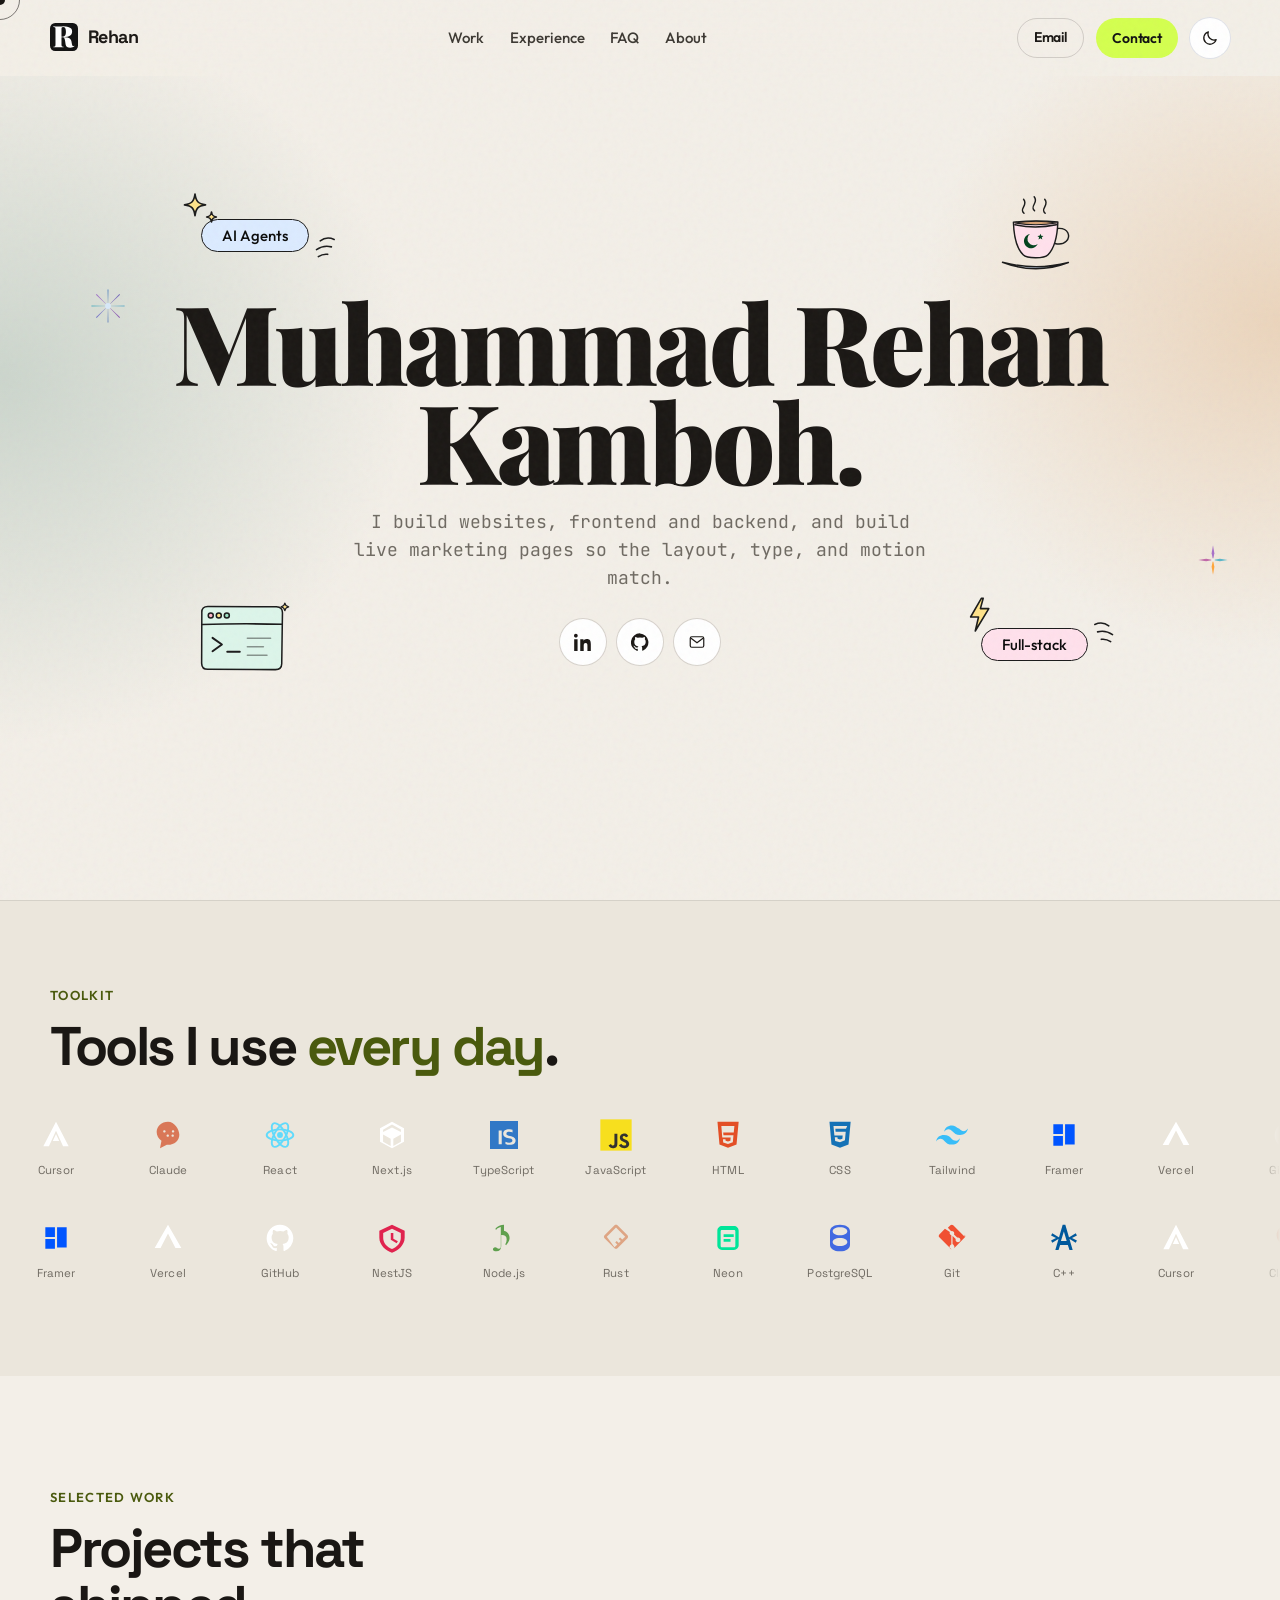
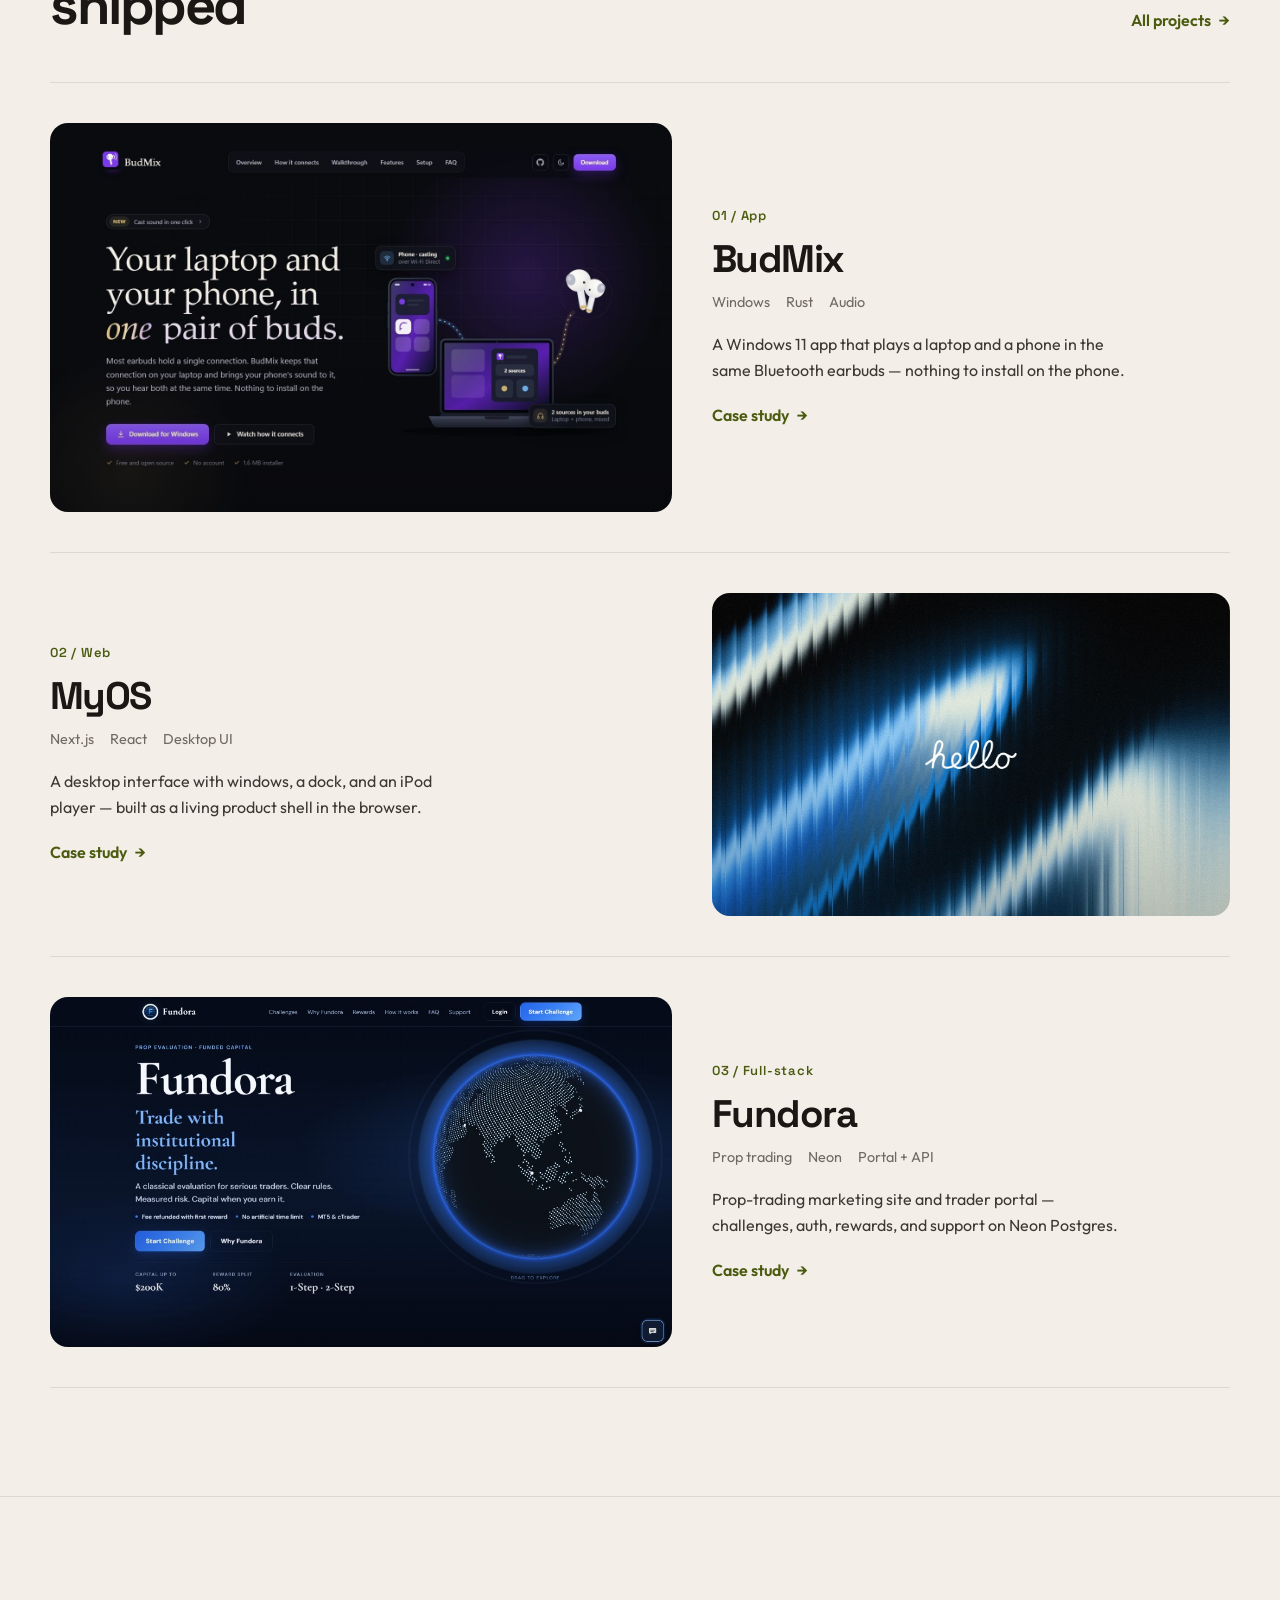
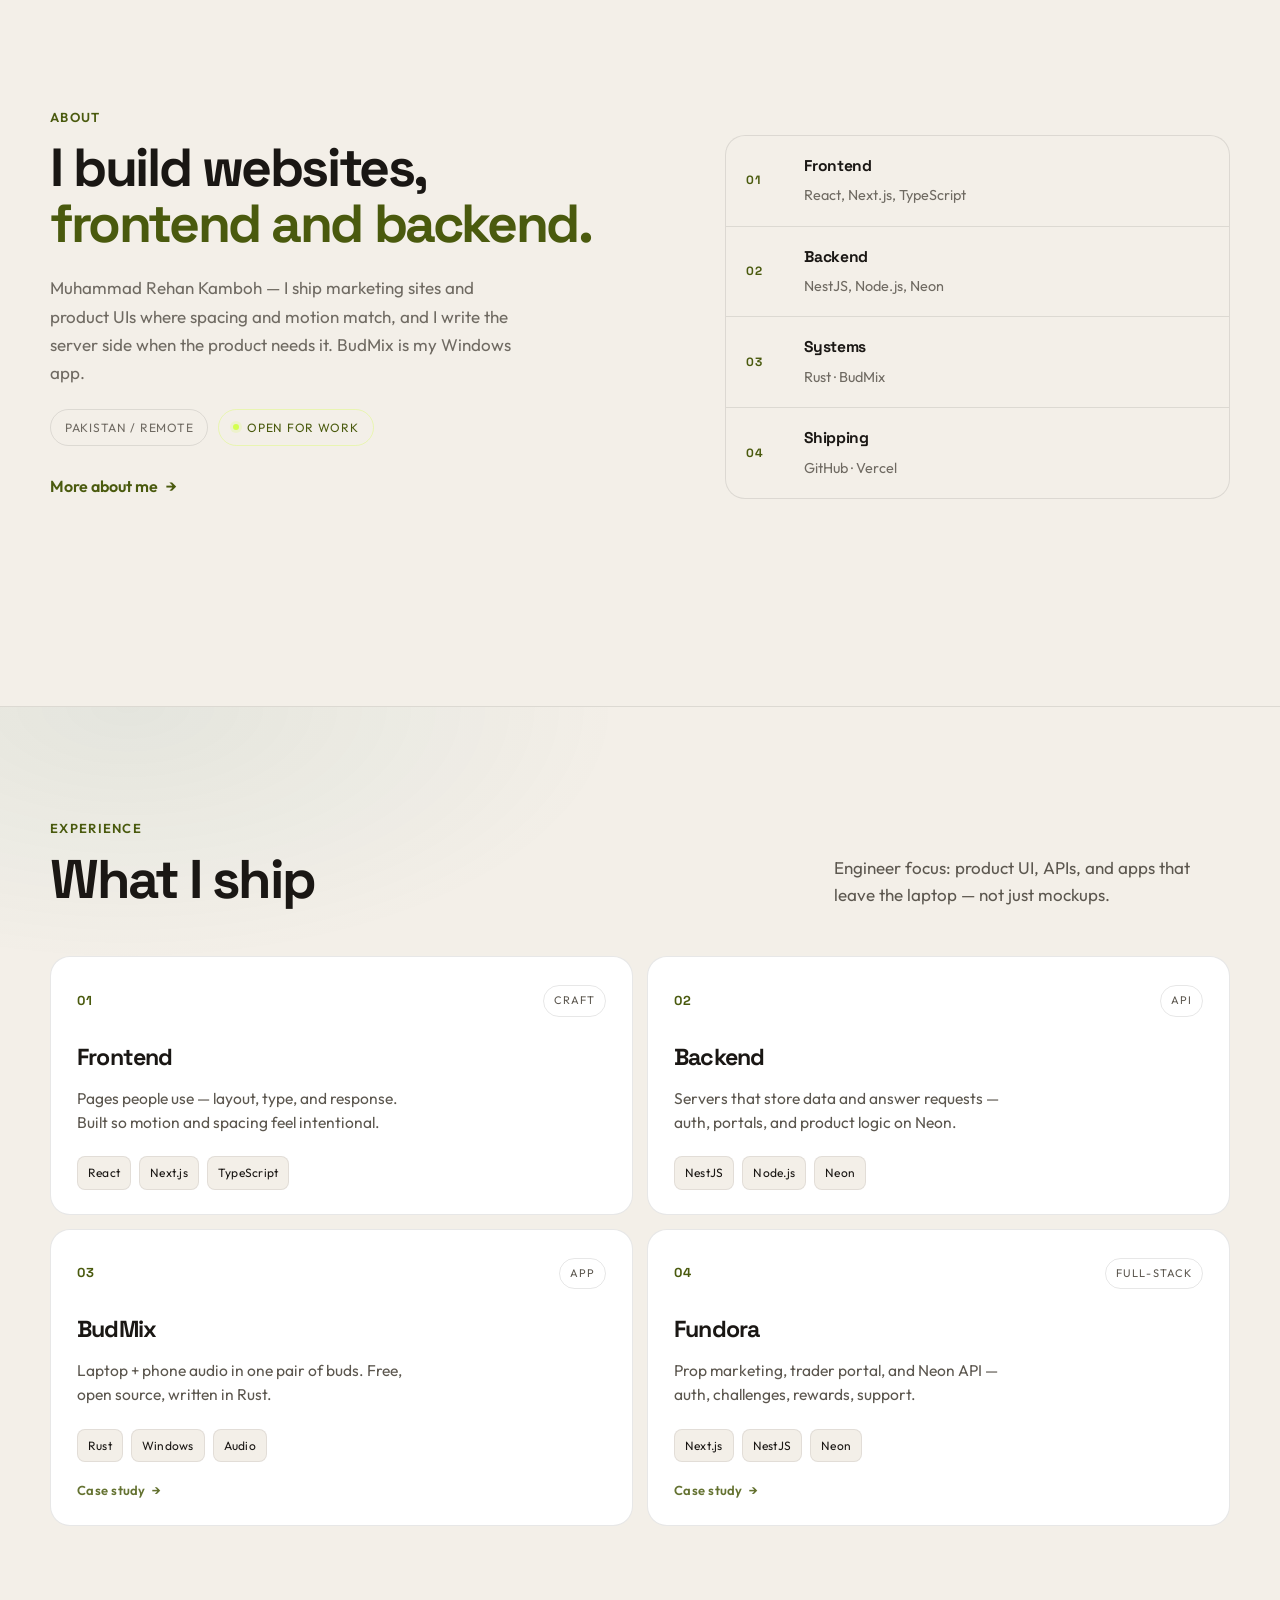
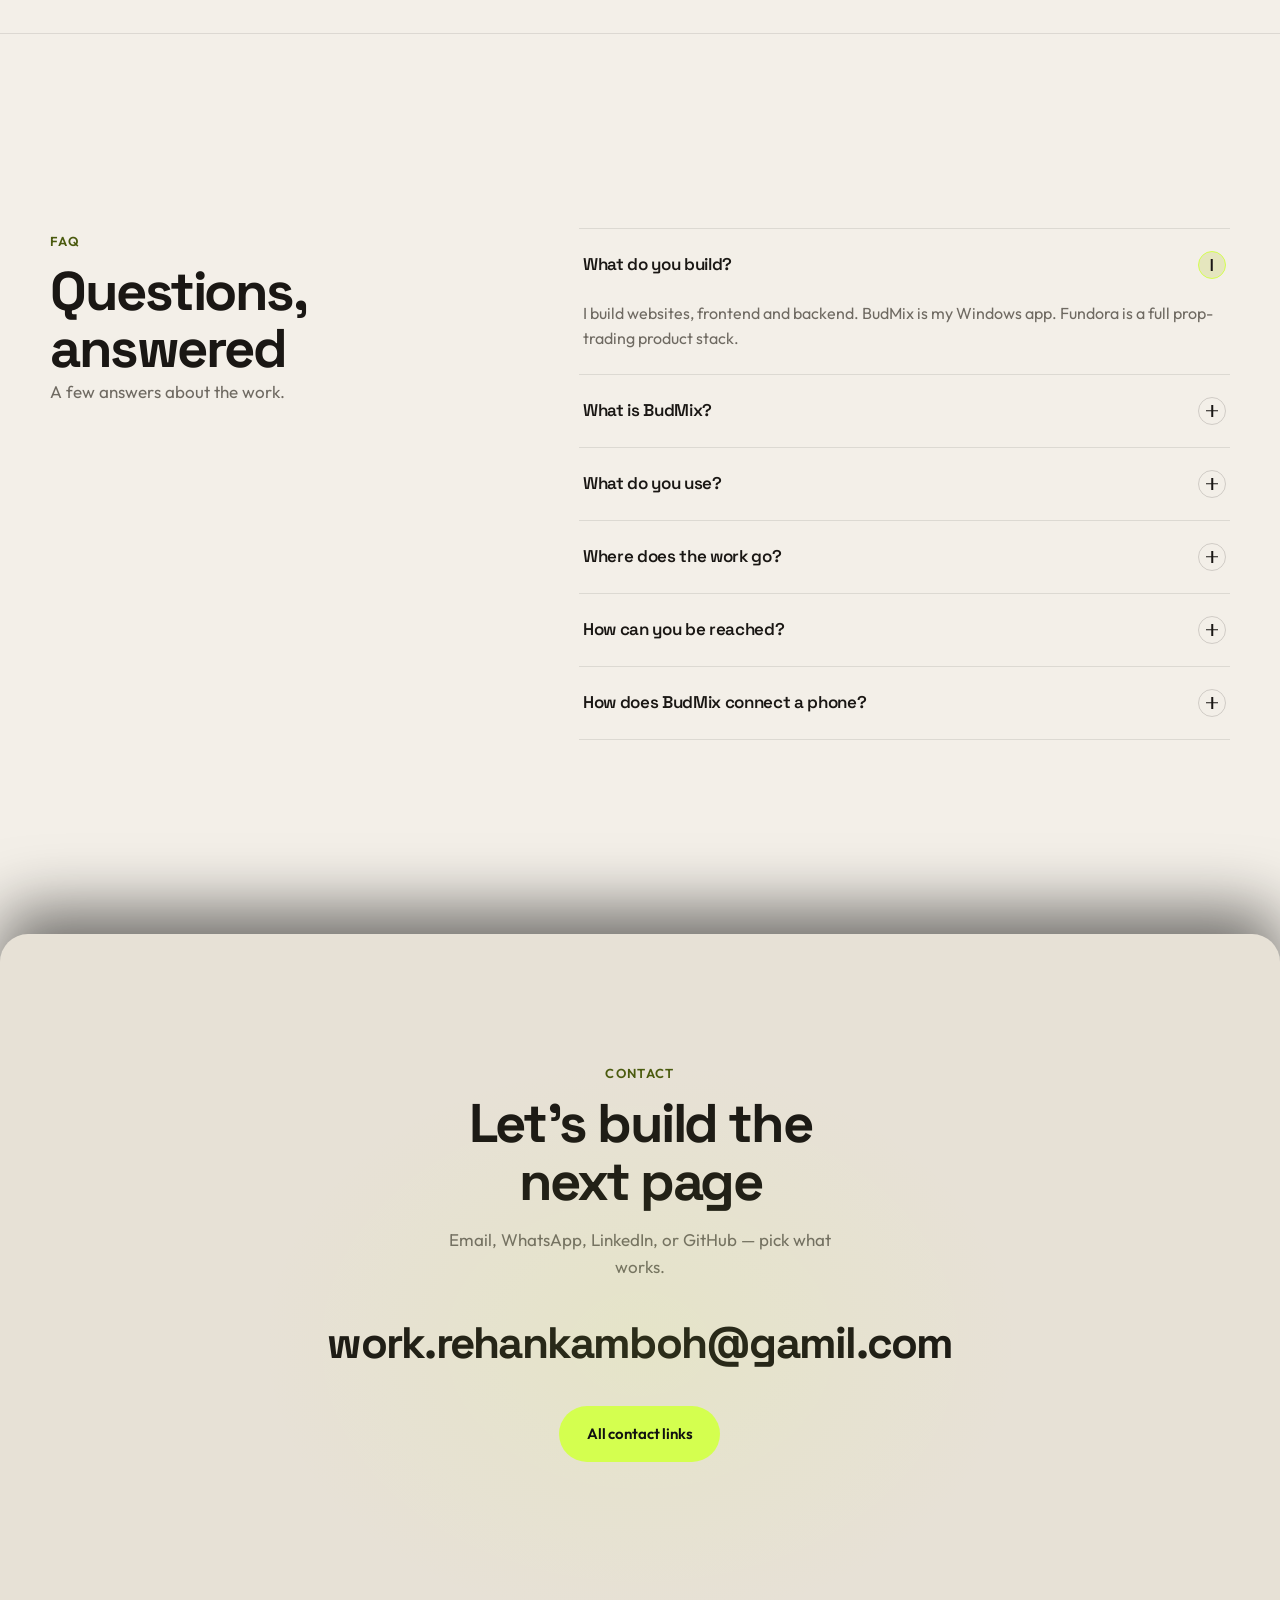
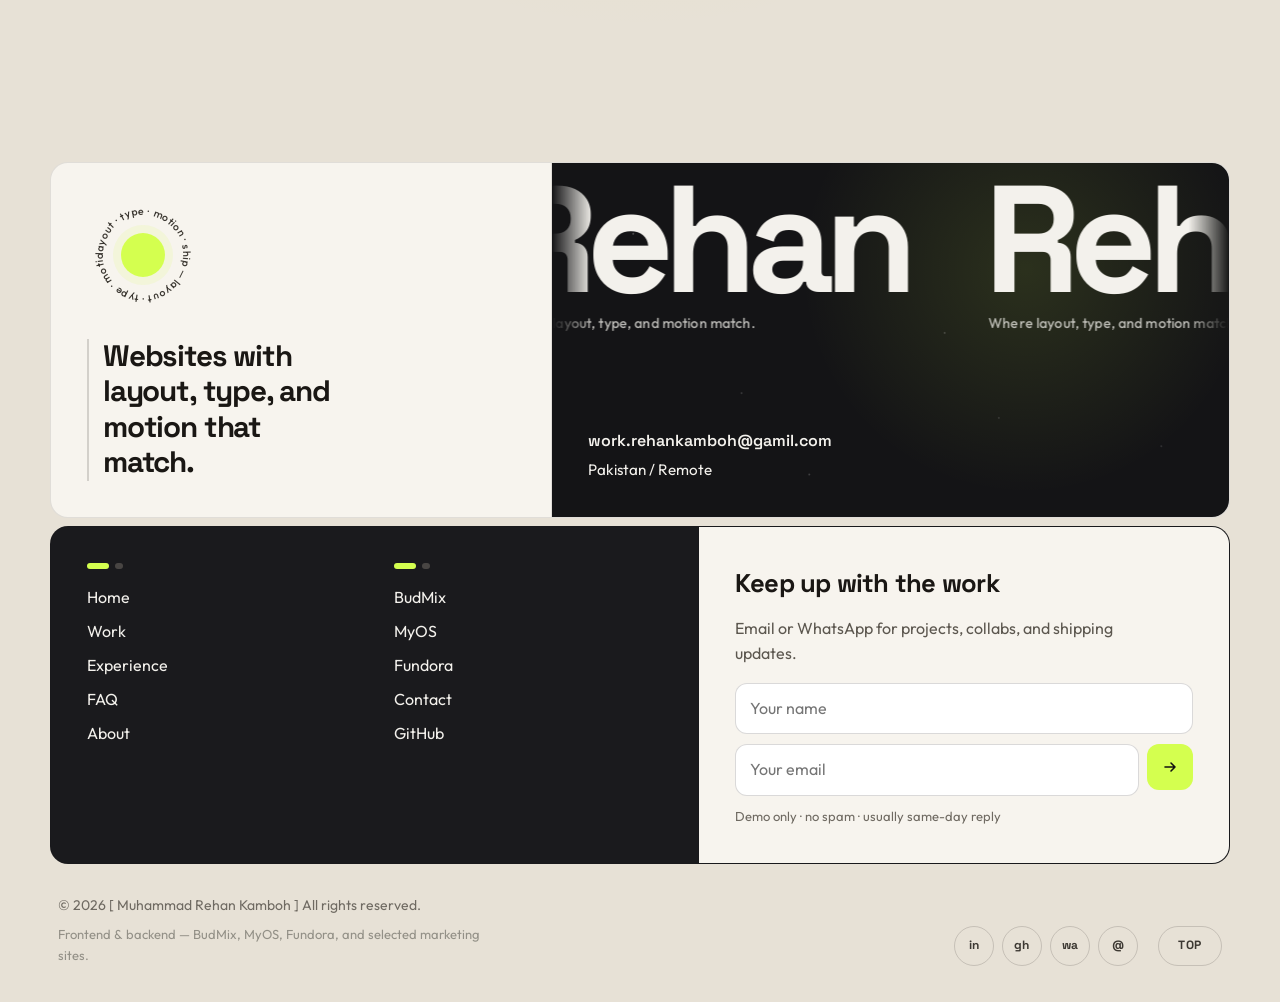
<file: index.html>
<!DOCTYPE html>
<html lang="en">
  <head>
    <meta charset="UTF-8" />
    <meta name="viewport" content="width=device-width, initial-scale=1" />
    <title>Muhammad Rehan Kamboh — Frontend</title>
    <meta
      name="description"
      content="Muhammad Rehan Kamboh builds websites, frontend and backend. Layout, type, and motion that match."
    />
    <link rel="icon" href="assets/logo.svg" type="image/svg+xml" />
    <script>(function(){try{var t=localStorage.getItem("vera-theme");if(localStorage.getItem("vera-theme-default")!=="light"){t="light";localStorage.setItem("vera-theme","light");localStorage.setItem("vera-theme-default","light");}document.documentElement.setAttribute("data-theme",t==="dark"?"dark":"light");}catch(e){document.documentElement.setAttribute("data-theme","light");}})();</script><link rel="stylesheet" href="css/styles.css?v=pin28" />
  </head>
  <body class="is-loading">
    <div class="scroll-progress" aria-hidden="true"><span></span></div>
    <div class="cursor" aria-hidden="true"></div>
    <div class="cursor__dot" aria-hidden="true"></div>

    <div class="boot" aria-hidden="true">
      <div class="boot__inner">
        <img class="boot__mark" src="assets/logo.svg" alt="" width="44" height="44" />
        <div class="boot__bar"><span></span></div>
      </div>
    </div>

    <header class="nav">
      <div class="nav__inner">
        <a class="brand" href="index.html" aria-label="Rehan home">
          <img src="assets/logo.svg" alt="" width="28" height="28" />
          Rehan
        </a>
        <nav class="nav__links" aria-label="Primary">
          <a href="#work">Work</a>
          <a href="#experience">Experience</a>
          <a href="#faq">FAQ</a>
          <a href="about.html">About</a>
        </nav>
        <div class="nav__actions">
          <a class="btn btn--ghost btn--sm" href="mailto:work.rehankamboh@gamil.com">Email</a>
          <a class="btn btn--primary btn--sm btn--magnetic" href="contact.html">Contact</a>
          <button class="theme-toggle" type="button" aria-label="Switch to dark mode"><svg class="theme-icon theme-sun" width="18" height="18" viewBox="0 0 24 24" fill="none" aria-hidden="true"><circle cx="12" cy="12" r="4.2" stroke="currentColor" stroke-width="1.7"/><path d="M12 2.8v1.8M12 19.4v1.8M2.8 12h1.8M19.4 12h1.8M5.4 5.4l1.3 1.3M17.3 17.3l1.3 1.3M18.6 5.4l-1.3 1.3M6.7 17.3l-1.3 1.3" stroke="currentColor" stroke-width="1.7" stroke-linecap="round"/></svg><svg class="theme-icon theme-moon" width="18" height="18" viewBox="0 0 24 24" fill="none" aria-hidden="true"><path d="M20.2 14.2A8.2 8.2 0 0 1 9.8 3.8 8.4 8.4 0 1 0 20.2 14.2Z" stroke="currentColor" stroke-width="1.7" stroke-linejoin="round"/></svg></button><button class="nav__toggle" type="button" aria-label="Open menu" aria-expanded="false">
            <span></span>
          </button>
        </div>
      </div>
    </header>

    <div class="nav__mobile">
      <a href="#work">Work</a>
      <a href="#experience">Experience</a>
      <a href="#faq">FAQ</a>
      <a href="about.html">About</a>
      <a class="btn btn--primary" href="contact.html">Contact</a>
    </div>

    <main>
      <section class="hero">
        <div class="hero__glow" aria-hidden="true"></div>
        <div class="hero__glow hero__glow--2" aria-hidden="true"></div>
        <div class="stickers" aria-hidden="true">
          <div class="burst burst-left">
            <svg viewBox="0 0 100 100" fill="none"><polygon points="50,50 48.5,4 51.5,4" fill="#5888C0" opacity="0.92" transform="rotate(0 50 50)"/><polygon points="50,50 48.5,4 51.5,4" fill="#7060B8" opacity="0.92" transform="rotate(45 50 50)"/><polygon points="50,50 48.5,4 51.5,4" fill="#58A8C8" opacity="0.92" transform="rotate(90 50 50)"/><polygon points="50,50 48.5,4 51.5,4" fill="#8850B0" opacity="0.92" transform="rotate(135 50 50)"/><polygon points="50,50 48.5,4 51.5,4" fill="#6888C0" opacity="0.92" transform="rotate(180 50 50)"/><polygon points="50,50 48.5,4 51.5,4" fill="#7070C8" opacity="0.92" transform="rotate(225 50 50)"/><polygon points="50,50 48.5,4 51.5,4" fill="#48A8C0" opacity="0.92" transform="rotate(270 50 50)"/><polygon points="50,50 48.5,4 51.5,4" fill="#9868C8" opacity="0.92" transform="rotate(315 50 50)"/><circle cx="50" cy="50" r="8" fill="#D8E8F8"/></svg>
          </div>
          <div class="burst burst-right">
            <svg viewBox="0 0 70 70" fill="none"><path d="M35 35 L32 20 L35 3 L38 20 Z" fill="#A870C8"/><path d="M35 35 L50 32 L67 35 L50 38 Z" fill="#58B8C8"/><path d="M35 35 L38 50 L35 67 L32 50 Z" fill="#FFA53A"/><path d="M35 35 L20 38 L3 35 L20 32 Z" fill="#C068A8"/><circle cx="35" cy="35" r="4" fill="#F0EDE8"/></svg>
          </div>
        </div>
        <div class="hero-center">
          <div class="stickers" aria-hidden="true">
            <div class="sticker sticker-agents">
              <span class="chip">AI Agents</span>
              <svg class="chip-spark" viewBox="0 0 40 40" fill="none"><path d="M14 3c1 7.5 3 9.6 10.5 10.8C17 15 15 17 14 24.6 13 17 11 15 3.5 13.8 11 12.6 13 10.5 14 3Z" fill="#FFE38A" stroke="#1A1A1A" stroke-width="1.7" stroke-linecap="round" stroke-linejoin="round"/><path d="M30.5 21c.5 3.4 1.5 4.4 4.8 5-3.3.6-4.3 1.6-4.8 5-.5-3.4-1.5-4.4-4.8-5 3.3-.6 4.3-1.6 4.8-5Z" fill="#FFE38A" stroke="#1A1A1A" stroke-width="1.7" stroke-linecap="round" stroke-linejoin="round"/></svg>
              <svg class="chip-swoosh" viewBox="0 0 30 30" fill="none"><path d="M3 9c6-2.5 11-1.5 15 1.5" stroke="#1A1A1A" stroke-width="1.7" stroke-linecap="round"/><path d="M6 17c6-1.5 11-.5 16 3" stroke="#1A1A1A" stroke-width="1.7" stroke-linecap="round"/><path d="M10 25c4-.5 7 .5 10 2.5" stroke="#1A1A1A" stroke-width="1.7" stroke-linecap="round"/></svg>
            </div>
            <div class="sticker sticker-cup">
              <svg viewBox="0 0 104 112" fill="none"><path d="M39 31c-6.5-5.5 5.5-9.5-.5-16.5" stroke="#1A1A1A" stroke-width="1.7" stroke-linecap="round"/><path d="M51.5 28c-6.5-5.5 5.5-9.5-.5-16.5" stroke="#1A1A1A" stroke-width="1.7" stroke-linecap="round"/><path d="M64 31c-6.5-5.5 5.5-9.5-.5-16.5" stroke="#1A1A1A" stroke-width="1.7" stroke-linecap="round"/><path d="M13.5 89c25 9.5 53 9.8 78 .2-24.5 6.4-53 6.2-78-.2Z" fill="#DCEBFF" stroke="#1A1A1A" stroke-width="1.7" stroke-linecap="round" stroke-linejoin="round"/><path d="M78.5 49c13.5-1.2 15.8 9.8 10.4 15.2-3.3 3.3-8.7 3.7-13.5 2.6" stroke="#1A1A1A" stroke-width="1.7" stroke-linecap="round"/><path d="M26.5 41.5c17.5-1.8 35-1.9 52.5-.2-.6 16.9-3.9 30.8-11.6 38.7-4.6 4.7-24.5 4.9-29.4.1-7.9-7.7-11-21.6-11.5-38.6Z" fill="#FFE1EC" stroke="#1A1A1A" stroke-width="1.7" stroke-linecap="round" stroke-linejoin="round"/><path d="M28.2 44.6c15.8 3.4 32.5 3.4 49.2 0" stroke="#1A1A1A" stroke-width="1.7" stroke-linecap="round"/><path d="M28.5 42.5c16 2.8 33 2.8 49 0-16.2-2.7-32.8-2.7-49 0Z" fill="#D9A273" stroke="#1A1A1A" stroke-width="1.3" stroke-linecap="round" stroke-linejoin="round"/><path d="M46 55.5a8.5 8.5 0 1 0 9.2 11.8 6.8 6.8 0 1 1-9.2-11.8Z" fill="#01411C"/><path d="m58.4 55.2 1 2.4 2.6.2-2 1.7.6 2.5-2.2-1.4-2.2 1.4.6-2.5-2-1.7 2.6-.2 1-2.4Z" fill="#01411C"/></svg>
            </div>
            <div class="sticker sticker-code">
              <svg viewBox="0 0 112 92" fill="none"><path d="M11 15.5c-.3-5 2.2-7.3 7-7.2l76.5.4c4.8.1 7 2.4 6.8 7.2l-.8 56.6c-.1 4.6-2.4 6.6-7 6.6l-75.8-.3c-4.7 0-6.8-2.1-6.9-6.7L11 15.5Z" fill="#DDF5EA" stroke="#1A1A1A" stroke-width="1.7" stroke-linecap="round" stroke-linejoin="round"/><path d="M11.4 28.5c30-.8 60-.9 89.6-.2" stroke="#1A1A1A" stroke-width="1.7" stroke-linecap="round"/><circle cx="21" cy="18.5" r="2.8" fill="#FFB5C8" stroke="#1A1A1A" stroke-width="1.7"/><circle cx="30" cy="18.5" r="2.8" fill="#FFE38A" stroke="#1A1A1A" stroke-width="1.7"/><circle cx="39" cy="18.5" r="2.8" fill="#9FE3C4" stroke="#1A1A1A" stroke-width="1.7"/><path d="M23 43.5 33.5 51 23 58.5" stroke="#1A1A1A" stroke-width="2.2" stroke-linecap="round" stroke-linejoin="round"/><path d="M39.5 59h14" stroke="#1A1A1A" stroke-width="2.2" stroke-linecap="round"/><path d="M62 44h26M62 53.5h18M62 63h22" stroke="#1A1A1A" stroke-width="1.7" stroke-linecap="round" opacity="0.45"/><path d="M104 4.5c.5 3 1.3 3.8 4.3 4.3-3 .5-3.8 1.3-4.3 4.3-.5-3-1.3-3.8-4.3-4.3 3-.5 3.8-1.3 4.3-4.3Z" fill="#FFE38A" stroke="#1A1A1A" stroke-width="1.4" stroke-linecap="round" stroke-linejoin="round"/></svg>
            </div>
            <div class="sticker sticker-stack">
              <span class="chip chip-pink">Full-stack</span>
              <svg class="chip-bolt" viewBox="0 0 30 40" fill="none"><path d="M17.5 2.5 6 22.5h8.5L11 37.5l14.5-24H16.5l3-11h-2Z" fill="#FFE38A" stroke="#1A1A1A" stroke-width="1.7" stroke-linecap="round" stroke-linejoin="round"/></svg>
              <svg class="chip-swoosh chip-swoosh-right" viewBox="0 0 30 30" fill="none"><path d="M3 9c6-2.5 11-1.5 15 1.5" stroke="#1A1A1A" stroke-width="1.7" stroke-linecap="round"/><path d="M6 17c6-1.5 11-.5 16 3" stroke="#1A1A1A" stroke-width="1.7" stroke-linecap="round"/><path d="M10 25c4-.5 7 .5 10 2.5" stroke="#1A1A1A" stroke-width="1.7" stroke-linecap="round"/></svg>
            </div>
          </div>
          <h1>
            <span class="name-line">Muhammad Rehan</span>
            <span class="name-line">Kamboh<span class="dot">.</span></span>
          </h1>
          <p class="lede">I build websites, frontend and backend, and build live marketing pages so the layout, type, and motion match.</p>
          <div class="hero-actions">
            <a class="icon-btn" href="https://www.linkedin.com/in/muhammad-rehan-223225436/" target="_blank" rel="noopener noreferrer" aria-label="LinkedIn">
              <svg width="18" height="18" viewBox="0 0 24 24" fill="currentColor" aria-hidden="true"><path d="M4.98 3.5C4.98 4.88 3.88 6 2.5 6S0 4.88 0 3.5 1.12 1 2.5 1s2.48 1.12 2.48 2.5zM.24 8.25h4.52V24H.24V8.25zM8.34 8.25h4.33v2.14h.06c.6-1.14 2.08-2.34 4.28-2.34 4.58 0 5.42 3.01 5.42 6.93V24h-4.52v-6.95c0-1.66-.03-3.79-2.31-3.79-2.31 0-2.66 1.8-2.66 3.67V24H8.34V8.25z"/></svg>
            </a>
            <a class="icon-btn" href="https://github.com/Mrehankamboh" target="_blank" rel="noopener noreferrer" aria-label="GitHub">
              <svg width="18" height="18" viewBox="0 0 24 24" fill="currentColor" aria-hidden="true"><path d="M12 .5A12 12 0 0 0 8.2 23.9c.6.1.8-.3.8-.6v-2.2c-3.3.7-4-1.6-4-1.6-.5-1.4-1.3-1.7-1.3-1.7-1.1-.8.1-.8.1-.8 1.2.1 1.8 1.2 1.8 1.2 1.1 1.8 2.8 1.3 3.5 1 .1-.8.4-1.3.8-1.6-2.7-.3-5.5-1.3-5.5-6 0-1.3.5-2.4 1.2-3.2-.1-.3-.5-1.6.1-3.2 0 0 1-.3 3.3 1.2a11.5 11.5 0 0 1 6 0c2.3-1.5 3.3-1.2 3.3-1.2.6 1.6.2 2.9.1 3.2.8.8 1.2 1.9 1.2 3.2 0 4.6-2.8 5.6-5.5 5.9.4.4.8 1.1.8 2.2v3.3c0 .3.2.7.8.6A12 12 0 0 0 12 .5z"/></svg>
            </a>
            <a class="icon-btn" href="mailto:work.rehankamboh@gamil.com" aria-label="Email">
              <svg width="18" height="18" viewBox="0 0 24 24" fill="none" aria-hidden="true"><rect x="3" y="5" width="18" height="14" rx="2" stroke="currentColor" stroke-width="1.6"/><path d="m4 7 8 6 8-6" stroke="currentColor" stroke-width="1.6" stroke-linecap="round"/></svg>
            </a>
          </div>
        </div>
      </section>


      <section class="tools-section" id="tools" aria-label="Tools I use every day">
        <div class="container">
          <div class="tools-section__head reveal">
            <span class="section__label">Toolkit</span>
            <h2 class="section__title">Tools I use <span>every day</span>.</h2>
          </div>
        </div>
        <div class="tk" data-tools-marquee>
          <div class="tk-row">
            <ul class="tk-track" data-tk-track>
                <li class="tool">
                  <span class="tool-ic" style="--c:#ffffff"><svg viewBox="0 0 24 24" fill="currentColor" aria-hidden="true"><path d="M12 2 2.5 20.5h4.2L12 8.8l5.3 11.7h4.2L12 2zm0 9.2-2.4 5.3h4.8L12 11.2z"/></svg></span>
                  <span class="tool-nm">Cursor</span>
                </li>
                <li class="tool">
                  <span class="tool-ic" style="--c:#d97757"><svg viewBox="0 0 24 24" fill="currentColor" aria-hidden="true"><path d="M12 2C7.2 2 3.5 5.4 3.5 9.8c0 2.7 1.4 5.1 3.6 6.6L6 22l5.1-2.7c.3 0 .6.1.9.1 4.8 0 8.5-3.4 8.5-7.6S16.8 2 12 2zm-.2 11.4c-.5 0-.9-.4-.9-.9s.4-.9.9-.9.9.4.9.9-.4.9-.9.9zm3.7 0c-.5 0-.9-.4-.9-.9s.4-.9.9-.9.9.4.9.9-.4.9-.9.9zM8.4 9.3c0-.5.4-.9.9-.9s.9.4.9.9-.4.9-.9.9-.9-.4-.9-.9zm6.5 0c0-.5.4-.9.9-.9s.9.4.9.9-.4.9-.9.9-.9-.4-.9-.9z"/></svg></span>
                  <span class="tool-nm">Claude</span>
                </li>
                <li class="tool">
                  <span class="tool-ic" style="--c:#61dafb"><svg viewBox="0 0 24 24" fill="currentColor" aria-hidden="true"><circle cx="12" cy="12" r="2.2"/><ellipse cx="12" cy="12" rx="10" ry="4.2" fill="none" stroke="currentColor" stroke-width="1.4"/><ellipse cx="12" cy="12" rx="10" ry="4.2" fill="none" stroke="currentColor" stroke-width="1.4" transform="rotate(60 12 12)"/><ellipse cx="12" cy="12" rx="10" ry="4.2" fill="none" stroke="currentColor" stroke-width="1.4" transform="rotate(120 12 12)"/></svg></span>
                  <span class="tool-nm">React</span>
                </li>
                <li class="tool">
                  <span class="tool-ic" style="--c:#ffffff"><svg viewBox="0 0 24 24" fill="currentColor" aria-hidden="true"><path d="M12 2 3 7v10l9 5 9-5V7l-9-5zm0 2.2 6.7 3.7v1.9L12 6.3 5.3 9.8V8L12 4.2zM5.3 11.6l5.7 3.2v5.5l-5.7-3.2v-5.5zm7.7 8.7v-5.5l5.7-3.2v5.5L13 20.3z"/></svg></span>
                  <span class="tool-nm">Next.js</span>
                </li>
                <li class="tool">
                  <span class="tool-ic" style="--c:#3178c6"><svg viewBox="0 0 24 24" fill="currentColor" aria-hidden="true"><path d="M1.5 1.5h21v21h-21v-21zm11.7 17.2c.8.4 1.9.7 3.1.7 1.5 0 2.5-.3 3.3-.9.7-.5 1.1-1.3 1.1-2.3 0-1-.4-1.7-1.1-2.2-.7-.5-1.8-.9-3.1-1.2l-1-.2c-.7-.2-1.1-.4-1.4-.7-.2-.2-.3-.5-.3-.9 0-.4.2-.7.5-1 .4-.3 1-.4 1.7-.4.8 0 1.6.2 2.4.6v-2.2a7 7 0 0 0-2.5-.4c-1.4 0-2.5.3-3.3.9-.8.6-1.2 1.4-1.2 2.5 0 1 .4 1.8 1.1 2.3.7.5 1.8.9 3.1 1.2l1 .2c.7.1 1.1.4 1.4.7.2.2.3.5.3.9 0 .4-.2.8-.6 1-.4.3-1 .5-1.8.5-.9 0-1.9-.2-2.8-.7v2.3zm-5.2.3h2.3V8.7H8V18.9z"/></svg></span>
                  <span class="tool-nm">TypeScript</span>
                </li>
                <li class="tool">
                  <span class="tool-ic" style="--c:#f7df1e"><svg viewBox="0 0 128 128" aria-hidden="true"><path fill="#F7DF1E" d="M1.408 1.408h125.184v125.185H1.408z"/><path fill="#323330" d="M116.347 96.736c-.917-5.711-4.641-10.508-15.672-14.981-3.832-1.761-8.104-3.022-9.377-5.926-.452-1.69-.512-2.642-.226-3.665.821-3.32 4.784-4.355 7.925-3.403 2.023.678 3.938 2.237 5.093 4.724 5.402-3.498 5.391-3.475 9.163-5.879-1.381-2.141-2.118-3.129-3.022-4.045-3.249-3.629-7.676-5.498-14.756-5.355l-3.688.477c-3.534.893-6.902 2.748-8.877 5.235-5.926 6.724-4.236 18.492 2.975 23.335 7.104 5.332 17.54 6.545 18.873 11.531 1.297 6.104-4.486 8.08-10.234 7.378-4.236-.881-6.592-3.034-9.139-6.949-4.688 2.713-4.688 2.713-9.508 5.485 1.143 2.499 2.344 3.63 4.26 5.795 9.068 9.198 31.76 8.746 35.83-5.176.165-.478 1.261-3.666.38-8.581zM69.462 58.943H57.753l-.048 30.272c0 6.438.333 12.34-.714 14.149-1.713 3.558-6.152 3.117-8.175 2.427-2.059-1.012-3.106-2.451-4.319-4.485-.333-.584-.583-1.036-.667-1.071l-9.52 5.83c1.583 3.249 3.915 6.069 6.902 7.901 4.462 2.678 10.459 3.499 16.731 2.059 4.082-1.189 7.604-3.652 9.448-7.401 2.666-4.915 2.094-10.864 2.07-17.444.06-10.735.001-21.468.001-32.237z"/></svg></span>
                  <span class="tool-nm">JavaScript</span>
                </li>
                <li class="tool">
                  <span class="tool-ic" style="--c:#e34f26"><svg viewBox="0 0 24 24" fill="currentColor" aria-hidden="true"><path d="m4.1 2 1.5 17.1L12 21.5l6.4-2.4L20 2H4.1zm12.5 5.1-.3 3H8.4l.2 2h7.5l-.5 5.4L12 18.7l-3.6-1-.2-2.5h1.9l.1 1.2 1.8.5 1.8-.5.2-2.5H7.7L7 5.2h9.8l-.2 1.9z"/></svg></span>
                  <span class="tool-nm">HTML</span>
                </li>
                <li class="tool">
                  <span class="tool-ic" style="--c:#1572b6"><svg viewBox="0 0 24 24" fill="currentColor" aria-hidden="true"><path d="m4.1 2 1.5 17.1L12 21.5l6.4-2.4L20 2H4.1zm12.4 5.3H8.5l.2 2.2h7.6l-.6 6.5L12 17.5l-3.6-1-.3-2.8h2l.1 1.2 1.8.5 1.8-.5.2-2.5H7.8L7.1 5.2h10.3l-.9 2.1z"/></svg></span>
                  <span class="tool-nm">CSS</span>
                </li>
                <li class="tool">
                  <span class="tool-ic" style="--c:#38bdf8"><svg viewBox="0 0 24 24" fill="currentColor" aria-hidden="true"><path d="M12.001 4.8c-3.2 0-5.2 1.6-6 4.8 1.2-1.6 2.6-2.2 4.2-1.8.91.23 1.56.89 2.28 1.62C13.79 10.78 15.1 12 17.999 12c3.2 0 5.2-1.6 6-4.8-1.2 1.6-2.6 2.2-4.2 1.8-.91-.23-1.56-.89-2.28-1.62C15.21 6.02 13.9 4.8 12.001 4.8zM6.001 12c-3.2 0-5.2 1.6-6 4.8 1.2-1.6 2.6-2.2 4.2-1.8.91.23 1.56.89 2.28 1.62C7.79 18 9.1 19.2 12 19.2c3.2 0 5.2-1.6 6-4.8-1.2 1.6-2.6 2.2-4.2 1.8-.91-.23-1.56-.89-2.28-1.62C10.21 13.2 8.9 12 6.001 12z"/></svg></span>
                  <span class="tool-nm">Tailwind</span>
                </li>
                <li class="tool">
                  <span class="tool-ic" style="--c:#0055ff"><svg viewBox="0 0 24 24" fill="currentColor" aria-hidden="true"><path d="M4 4h7.2v7.2H4V4zm8.8 0H20v15.2h-7.2V4zM4 12.8h7.2V20H4v-7.2z"/></svg></span>
                  <span class="tool-nm">Framer</span>
                </li>
                <li class="tool">
                  <span class="tool-ic" style="--c:#ffffff"><svg viewBox="0 0 24 24" fill="currentColor" aria-hidden="true"><path d="M12 2 2 19.5h4.4L12 8.7l5.6 10.8H22L12 2z"/></svg></span>
                  <span class="tool-nm">Vercel</span>
                </li>
                <li class="tool">
                  <span class="tool-ic" style="--c:#ffffff"><svg viewBox="0 0 24 24" fill="currentColor" aria-hidden="true"><path d="M12 2C6.5 2 2 6.6 2 12.2c0 4.5 2.9 8.3 6.9 9.6.5.1.7-.2.7-.5v-1.8c-2.8.6-3.4-1.4-3.4-1.4-.5-1.1-1.1-1.5-1.1-1.5-.9-.6.1-.6.1-.6 1 .1 1.5 1 1.5 1 .9 1.6 2.4 1.1 3 .9.1-.7.4-1.1.6-1.4-2.2-.3-4.6-1.1-4.6-5 0-1.1.4-2 1-2.7-.1-.3-.4-1.3.1-2.7 0 0 .8-.3 2.8 1a9.4 9.4 0 0 1 5 0c2-1.3 2.8-1 2.8-1 .5 1.4.2 2.4.1 2.7.6.7 1 1.6 1 2.7 0 3.9-2.3 4.7-4.6 5 .4.3.7.9.7 1.9v2.8c0 .3.2.6.7.5A10.2 10.2 0 0 0 22 12.2C22 6.6 17.5 2 12 2z"/></svg></span>
                  <span class="tool-nm">GitHub</span>
                </li>
                <li class="tool">
                  <span class="tool-ic" style="--c:#e0234e"><svg viewBox="0 0 24 24" fill="currentColor" aria-hidden="true"><path d="M12 2 2.5 6.5v5.4C2.5 17.3 7.2 21.6 12 23c4.8-1.4 9.5-5.7 9.5-11.1V6.5L12 2zm0 3.1 6.6 3.1v3.8c0 3.7-2.9 7-6.6 8.2-3.7-1.2-6.6-4.5-6.6-8.2V8.2L12 5.1zm-.9 3.2v5.1l4.4 2.5.9-1.4-3.4-2v-4.2h-1.9z"/></svg></span>
                  <span class="tool-nm">NestJS</span>
                </li>
                <li class="tool">
                  <span class="tool-ic" style="--c:#5fa04e"><svg viewBox="0 0 24 24" fill="currentColor" aria-hidden="true"><path d="M12 2C7.2 2.1 5.4 5.3 5.4 5.3l.7.6s1.3-1.9 3.5-2.2v14.9c0 .9-.3 1.5-1.4 1.5-1.3 0-1.6-1.1-2.8-1.1-1 0-1.7.7-1.7 1.7S4.7 22 6.3 22c2.3 0 3.6-1.4 3.6-3.8V9.7c2.4-.2 4.1.7 4.1 3.2 0 2.6-1.1 3.8-1.1 3.8l.7.7S16.2 14.7 16.2 12c0-4-3.2-5.1-4.2-5.4V2z"/></svg></span>
                  <span class="tool-nm">Node.js</span>
                </li>
                <li class="tool">
                  <span class="tool-ic" style="--c:#dea584"><svg viewBox="0 0 24 24" fill="currentColor" aria-hidden="true"><path d="M12 2c-.4 0-.8.1-1.1.4L3.4 9.9c-.6.6-.6 1.6 0 2.2l7.5 7.5c.6.6 1.6.6 2.2 0l7.5-7.5c.6-.6.6-1.6 0-2.2l-7.5-7.5C12.8 2.1 12.4 2 12 2zm0 2.1 6.9 6.9-2.2 2.2-1.6-1.6-1.1 1.1 1.6 1.6-1.5 1.5-1.6-1.6-1.1 1.1 1.6 1.6-2.1 2.1L5.1 11 12 4.1z"/></svg></span>
                  <span class="tool-nm">Rust</span>
                </li>
                <li class="tool">
                  <span class="tool-ic" style="--c:#00e599"><svg viewBox="0 0 24 24" fill="currentColor" aria-hidden="true"><path d="M4 6.5C4 4.6 5.6 3 7.5 3h9C18.4 3 20 4.6 20 6.5v11c0 1.9-1.6 3.5-3.5 3.5h-9C5.6 21 4 19.4 4 17.5v-11zm3.5-.5c-.6 0-1 .4-1 1v11c0 .6.4 1 1 1h9c.6 0 1-.4 1-1v-11c0-.6-.4-1-1-1h-9zm1.2 3.2h7.6v2.1H8.7V9.2zm0 3.6h5.2v2.1H8.7v-2.1z"/></svg></span>
                  <span class="tool-nm">Neon</span>
                </li>
                <li class="tool">
                  <span class="tool-ic" style="--c:#4169e1"><svg viewBox="0 0 24 24" fill="currentColor" aria-hidden="true"><path d="M12 2C7.4 2 4.5 4.1 4.5 7v10c0 2.9 2.9 5 7.5 5s7.5-2.1 7.5-5V7c0-2.9-2.9-5-7.5-5zm0 2c3.5 0 5.5 1.4 5.5 3S15.5 10 12 10 6.5 8.6 6.5 7 8.5 4 12 4zm0 8c3.5 0 5.5 1.4 5.5 3S15.5 18 12 18s-5.5-1.4-5.5-3S8.5 12 12 12z"/></svg></span>
                  <span class="tool-nm">PostgreSQL</span>
                </li>
                <li class="tool">
                  <span class="tool-ic" style="--c:#f05032"><svg viewBox="0 0 24 24" fill="currentColor" aria-hidden="true"><path d="M21.5 11.1 12.9 2.5c-.6-.6-1.5-.6-2.1 0L8.9 4.4l2.5 2.5c.6-.2 1.3-.1 1.8.5.5.5.6 1.3.3 1.9l2.4 2.4c.6-.2 1.4-.1 1.9.4.7.7.7 1.9 0 2.6-.7.7-1.9.7-2.6 0-.5-.5-.6-1.3-.4-1.9l-2.3-2.3-.1.1v5.9c.4.2.7.5.9.9.7.7.7 1.9 0 2.6-.7.7-1.9.7-2.6 0-.7-.7-.7-1.9 0-2.6.2-.2.5-.4.8-.5V9.9c-.3-.1-.6-.3-.8-.5-.5-.5-.6-1.3-.3-1.9L6.7 5.1 2.5 9.3c-.6.6-.6 1.5 0 2.1l8.6 8.6c.6.6 1.5.6 2.1 0l8.3-8.3c.6-.6.6-1.6 0-2.2z"/></svg></span>
                  <span class="tool-nm">Git</span>
                </li>
                <li class="tool">
                  <span class="tool-ic" style="--c:#00599c"><svg viewBox="0 0 24 24" fill="currentColor" aria-hidden="true"><path d="M11 2 5.5 21h2.4l1.2-3.7h5.8L16.1 21h2.4L13 2h-2zm.9 5.2 2.1 7.1h-4.3l2.2-7.1zM3.2 8.5l-.9 1.7L6 12l-3.7 1.8.9 1.7L9 12 3.2 8.5zm17.6 0L15 12l5.8 3.5.9-1.7L18 12l3.7-1.8-.9-1.7z"/></svg></span>
                  <span class="tool-nm">C++</span>
                </li>
                <li class="tool" aria-hidden="true">
                  <span class="tool-ic" style="--c:#ffffff"><svg viewBox="0 0 24 24" fill="currentColor" aria-hidden="true"><path d="M12 2 2.5 20.5h4.2L12 8.8l5.3 11.7h4.2L12 2zm0 9.2-2.4 5.3h4.8L12 11.2z"/></svg></span>
                  <span class="tool-nm">Cursor</span>
                </li>
                <li class="tool" aria-hidden="true">
                  <span class="tool-ic" style="--c:#d97757"><svg viewBox="0 0 24 24" fill="currentColor" aria-hidden="true"><path d="M12 2C7.2 2 3.5 5.4 3.5 9.8c0 2.7 1.4 5.1 3.6 6.6L6 22l5.1-2.7c.3 0 .6.1.9.1 4.8 0 8.5-3.4 8.5-7.6S16.8 2 12 2zm-.2 11.4c-.5 0-.9-.4-.9-.9s.4-.9.9-.9.9.4.9.9-.4.9-.9.9zm3.7 0c-.5 0-.9-.4-.9-.9s.4-.9.9-.9.9.4.9.9-.4.9-.9.9zM8.4 9.3c0-.5.4-.9.9-.9s.9.4.9.9-.4.9-.9.9-.9-.4-.9-.9zm6.5 0c0-.5.4-.9.9-.9s.9.4.9.9-.4.9-.9.9-.9-.4-.9-.9z"/></svg></span>
                  <span class="tool-nm">Claude</span>
                </li>
                <li class="tool" aria-hidden="true">
                  <span class="tool-ic" style="--c:#61dafb"><svg viewBox="0 0 24 24" fill="currentColor" aria-hidden="true"><circle cx="12" cy="12" r="2.2"/><ellipse cx="12" cy="12" rx="10" ry="4.2" fill="none" stroke="currentColor" stroke-width="1.4"/><ellipse cx="12" cy="12" rx="10" ry="4.2" fill="none" stroke="currentColor" stroke-width="1.4" transform="rotate(60 12 12)"/><ellipse cx="12" cy="12" rx="10" ry="4.2" fill="none" stroke="currentColor" stroke-width="1.4" transform="rotate(120 12 12)"/></svg></span>
                  <span class="tool-nm">React</span>
                </li>
                <li class="tool" aria-hidden="true">
                  <span class="tool-ic" style="--c:#ffffff"><svg viewBox="0 0 24 24" fill="currentColor" aria-hidden="true"><path d="M12 2 3 7v10l9 5 9-5V7l-9-5zm0 2.2 6.7 3.7v1.9L12 6.3 5.3 9.8V8L12 4.2zM5.3 11.6l5.7 3.2v5.5l-5.7-3.2v-5.5zm7.7 8.7v-5.5l5.7-3.2v5.5L13 20.3z"/></svg></span>
                  <span class="tool-nm">Next.js</span>
                </li>
                <li class="tool" aria-hidden="true">
                  <span class="tool-ic" style="--c:#3178c6"><svg viewBox="0 0 24 24" fill="currentColor" aria-hidden="true"><path d="M1.5 1.5h21v21h-21v-21zm11.7 17.2c.8.4 1.9.7 3.1.7 1.5 0 2.5-.3 3.3-.9.7-.5 1.1-1.3 1.1-2.3 0-1-.4-1.7-1.1-2.2-.7-.5-1.8-.9-3.1-1.2l-1-.2c-.7-.2-1.1-.4-1.4-.7-.2-.2-.3-.5-.3-.9 0-.4.2-.7.5-1 .4-.3 1-.4 1.7-.4.8 0 1.6.2 2.4.6v-2.2a7 7 0 0 0-2.5-.4c-1.4 0-2.5.3-3.3.9-.8.6-1.2 1.4-1.2 2.5 0 1 .4 1.8 1.1 2.3.7.5 1.8.9 3.1 1.2l1 .2c.7.1 1.1.4 1.4.7.2.2.3.5.3.9 0 .4-.2.8-.6 1-.4.3-1 .5-1.8.5-.9 0-1.9-.2-2.8-.7v2.3zm-5.2.3h2.3V8.7H8V18.9z"/></svg></span>
                  <span class="tool-nm">TypeScript</span>
                </li>
                <li class="tool" aria-hidden="true">
                  <span class="tool-ic" style="--c:#f7df1e"><svg viewBox="0 0 128 128" aria-hidden="true"><path fill="#F7DF1E" d="M1.408 1.408h125.184v125.185H1.408z"/><path fill="#323330" d="M116.347 96.736c-.917-5.711-4.641-10.508-15.672-14.981-3.832-1.761-8.104-3.022-9.377-5.926-.452-1.69-.512-2.642-.226-3.665.821-3.32 4.784-4.355 7.925-3.403 2.023.678 3.938 2.237 5.093 4.724 5.402-3.498 5.391-3.475 9.163-5.879-1.381-2.141-2.118-3.129-3.022-4.045-3.249-3.629-7.676-5.498-14.756-5.355l-3.688.477c-3.534.893-6.902 2.748-8.877 5.235-5.926 6.724-4.236 18.492 2.975 23.335 7.104 5.332 17.54 6.545 18.873 11.531 1.297 6.104-4.486 8.08-10.234 7.378-4.236-.881-6.592-3.034-9.139-6.949-4.688 2.713-4.688 2.713-9.508 5.485 1.143 2.499 2.344 3.63 4.26 5.795 9.068 9.198 31.76 8.746 35.83-5.176.165-.478 1.261-3.666.38-8.581zM69.462 58.943H57.753l-.048 30.272c0 6.438.333 12.34-.714 14.149-1.713 3.558-6.152 3.117-8.175 2.427-2.059-1.012-3.106-2.451-4.319-4.485-.333-.584-.583-1.036-.667-1.071l-9.52 5.83c1.583 3.249 3.915 6.069 6.902 7.901 4.462 2.678 10.459 3.499 16.731 2.059 4.082-1.189 7.604-3.652 9.448-7.401 2.666-4.915 2.094-10.864 2.07-17.444.06-10.735.001-21.468.001-32.237z"/></svg></span>
                  <span class="tool-nm">JavaScript</span>
                </li>
                <li class="tool" aria-hidden="true">
                  <span class="tool-ic" style="--c:#e34f26"><svg viewBox="0 0 24 24" fill="currentColor" aria-hidden="true"><path d="m4.1 2 1.5 17.1L12 21.5l6.4-2.4L20 2H4.1zm12.5 5.1-.3 3H8.4l.2 2h7.5l-.5 5.4L12 18.7l-3.6-1-.2-2.5h1.9l.1 1.2 1.8.5 1.8-.5.2-2.5H7.7L7 5.2h9.8l-.2 1.9z"/></svg></span>
                  <span class="tool-nm">HTML</span>
                </li>
                <li class="tool" aria-hidden="true">
                  <span class="tool-ic" style="--c:#1572b6"><svg viewBox="0 0 24 24" fill="currentColor" aria-hidden="true"><path d="m4.1 2 1.5 17.1L12 21.5l6.4-2.4L20 2H4.1zm12.4 5.3H8.5l.2 2.2h7.6l-.6 6.5L12 17.5l-3.6-1-.3-2.8h2l.1 1.2 1.8.5 1.8-.5.2-2.5H7.8L7.1 5.2h10.3l-.9 2.1z"/></svg></span>
                  <span class="tool-nm">CSS</span>
                </li>
                <li class="tool" aria-hidden="true">
                  <span class="tool-ic" style="--c:#38bdf8"><svg viewBox="0 0 24 24" fill="currentColor" aria-hidden="true"><path d="M12.001 4.8c-3.2 0-5.2 1.6-6 4.8 1.2-1.6 2.6-2.2 4.2-1.8.91.23 1.56.89 2.28 1.62C13.79 10.78 15.1 12 17.999 12c3.2 0 5.2-1.6 6-4.8-1.2 1.6-2.6 2.2-4.2 1.8-.91-.23-1.56-.89-2.28-1.62C15.21 6.02 13.9 4.8 12.001 4.8zM6.001 12c-3.2 0-5.2 1.6-6 4.8 1.2-1.6 2.6-2.2 4.2-1.8.91.23 1.56.89 2.28 1.62C7.79 18 9.1 19.2 12 19.2c3.2 0 5.2-1.6 6-4.8-1.2 1.6-2.6 2.2-4.2 1.8-.91-.23-1.56-.89-2.28-1.62C10.21 13.2 8.9 12 6.001 12z"/></svg></span>
                  <span class="tool-nm">Tailwind</span>
                </li>
                <li class="tool" aria-hidden="true">
                  <span class="tool-ic" style="--c:#0055ff"><svg viewBox="0 0 24 24" fill="currentColor" aria-hidden="true"><path d="M4 4h7.2v7.2H4V4zm8.8 0H20v15.2h-7.2V4zM4 12.8h7.2V20H4v-7.2z"/></svg></span>
                  <span class="tool-nm">Framer</span>
                </li>
                <li class="tool" aria-hidden="true">
                  <span class="tool-ic" style="--c:#ffffff"><svg viewBox="0 0 24 24" fill="currentColor" aria-hidden="true"><path d="M12 2 2 19.5h4.4L12 8.7l5.6 10.8H22L12 2z"/></svg></span>
                  <span class="tool-nm">Vercel</span>
                </li>
                <li class="tool" aria-hidden="true">
                  <span class="tool-ic" style="--c:#ffffff"><svg viewBox="0 0 24 24" fill="currentColor" aria-hidden="true"><path d="M12 2C6.5 2 2 6.6 2 12.2c0 4.5 2.9 8.3 6.9 9.6.5.1.7-.2.7-.5v-1.8c-2.8.6-3.4-1.4-3.4-1.4-.5-1.1-1.1-1.5-1.1-1.5-.9-.6.1-.6.1-.6 1 .1 1.5 1 1.5 1 .9 1.6 2.4 1.1 3 .9.1-.7.4-1.1.6-1.4-2.2-.3-4.6-1.1-4.6-5 0-1.1.4-2 1-2.7-.1-.3-.4-1.3.1-2.7 0 0 .8-.3 2.8 1a9.4 9.4 0 0 1 5 0c2-1.3 2.8-1 2.8-1 .5 1.4.2 2.4.1 2.7.6.7 1 1.6 1 2.7 0 3.9-2.3 4.7-4.6 5 .4.3.7.9.7 1.9v2.8c0 .3.2.6.7.5A10.2 10.2 0 0 0 22 12.2C22 6.6 17.5 2 12 2z"/></svg></span>
                  <span class="tool-nm">GitHub</span>
                </li>
                <li class="tool" aria-hidden="true">
                  <span class="tool-ic" style="--c:#e0234e"><svg viewBox="0 0 24 24" fill="currentColor" aria-hidden="true"><path d="M12 2 2.5 6.5v5.4C2.5 17.3 7.2 21.6 12 23c4.8-1.4 9.5-5.7 9.5-11.1V6.5L12 2zm0 3.1 6.6 3.1v3.8c0 3.7-2.9 7-6.6 8.2-3.7-1.2-6.6-4.5-6.6-8.2V8.2L12 5.1zm-.9 3.2v5.1l4.4 2.5.9-1.4-3.4-2v-4.2h-1.9z"/></svg></span>
                  <span class="tool-nm">NestJS</span>
                </li>
                <li class="tool" aria-hidden="true">
                  <span class="tool-ic" style="--c:#5fa04e"><svg viewBox="0 0 24 24" fill="currentColor" aria-hidden="true"><path d="M12 2C7.2 2.1 5.4 5.3 5.4 5.3l.7.6s1.3-1.9 3.5-2.2v14.9c0 .9-.3 1.5-1.4 1.5-1.3 0-1.6-1.1-2.8-1.1-1 0-1.7.7-1.7 1.7S4.7 22 6.3 22c2.3 0 3.6-1.4 3.6-3.8V9.7c2.4-.2 4.1.7 4.1 3.2 0 2.6-1.1 3.8-1.1 3.8l.7.7S16.2 14.7 16.2 12c0-4-3.2-5.1-4.2-5.4V2z"/></svg></span>
                  <span class="tool-nm">Node.js</span>
                </li>
                <li class="tool" aria-hidden="true">
                  <span class="tool-ic" style="--c:#dea584"><svg viewBox="0 0 24 24" fill="currentColor" aria-hidden="true"><path d="M12 2c-.4 0-.8.1-1.1.4L3.4 9.9c-.6.6-.6 1.6 0 2.2l7.5 7.5c.6.6 1.6.6 2.2 0l7.5-7.5c.6-.6.6-1.6 0-2.2l-7.5-7.5C12.8 2.1 12.4 2 12 2zm0 2.1 6.9 6.9-2.2 2.2-1.6-1.6-1.1 1.1 1.6 1.6-1.5 1.5-1.6-1.6-1.1 1.1 1.6 1.6-2.1 2.1L5.1 11 12 4.1z"/></svg></span>
                  <span class="tool-nm">Rust</span>
                </li>
                <li class="tool" aria-hidden="true">
                  <span class="tool-ic" style="--c:#00e599"><svg viewBox="0 0 24 24" fill="currentColor" aria-hidden="true"><path d="M4 6.5C4 4.6 5.6 3 7.5 3h9C18.4 3 20 4.6 20 6.5v11c0 1.9-1.6 3.5-3.5 3.5h-9C5.6 21 4 19.4 4 17.5v-11zm3.5-.5c-.6 0-1 .4-1 1v11c0 .6.4 1 1 1h9c.6 0 1-.4 1-1v-11c0-.6-.4-1-1-1h-9zm1.2 3.2h7.6v2.1H8.7V9.2zm0 3.6h5.2v2.1H8.7v-2.1z"/></svg></span>
                  <span class="tool-nm">Neon</span>
                </li>
                <li class="tool" aria-hidden="true">
                  <span class="tool-ic" style="--c:#4169e1"><svg viewBox="0 0 24 24" fill="currentColor" aria-hidden="true"><path d="M12 2C7.4 2 4.5 4.1 4.5 7v10c0 2.9 2.9 5 7.5 5s7.5-2.1 7.5-5V7c0-2.9-2.9-5-7.5-5zm0 2c3.5 0 5.5 1.4 5.5 3S15.5 10 12 10 6.5 8.6 6.5 7 8.5 4 12 4zm0 8c3.5 0 5.5 1.4 5.5 3S15.5 18 12 18s-5.5-1.4-5.5-3S8.5 12 12 12z"/></svg></span>
                  <span class="tool-nm">PostgreSQL</span>
                </li>
                <li class="tool" aria-hidden="true">
                  <span class="tool-ic" style="--c:#f05032"><svg viewBox="0 0 24 24" fill="currentColor" aria-hidden="true"><path d="M21.5 11.1 12.9 2.5c-.6-.6-1.5-.6-2.1 0L8.9 4.4l2.5 2.5c.6-.2 1.3-.1 1.8.5.5.5.6 1.3.3 1.9l2.4 2.4c.6-.2 1.4-.1 1.9.4.7.7.7 1.9 0 2.6-.7.7-1.9.7-2.6 0-.5-.5-.6-1.3-.4-1.9l-2.3-2.3-.1.1v5.9c.4.2.7.5.9.9.7.7.7 1.9 0 2.6-.7.7-1.9.7-2.6 0-.7-.7-.7-1.9 0-2.6.2-.2.5-.4.8-.5V9.9c-.3-.1-.6-.3-.8-.5-.5-.5-.6-1.3-.3-1.9L6.7 5.1 2.5 9.3c-.6.6-.6 1.5 0 2.1l8.6 8.6c.6.6 1.5.6 2.1 0l8.3-8.3c.6-.6.6-1.6 0-2.2z"/></svg></span>
                  <span class="tool-nm">Git</span>
                </li>
                <li class="tool" aria-hidden="true">
                  <span class="tool-ic" style="--c:#00599c"><svg viewBox="0 0 24 24" fill="currentColor" aria-hidden="true"><path d="M11 2 5.5 21h2.4l1.2-3.7h5.8L16.1 21h2.4L13 2h-2zm.9 5.2 2.1 7.1h-4.3l2.2-7.1zM3.2 8.5l-.9 1.7L6 12l-3.7 1.8.9 1.7L9 12 3.2 8.5zm17.6 0L15 12l5.8 3.5.9-1.7L18 12l3.7-1.8-.9-1.7z"/></svg></span>
                  <span class="tool-nm">C++</span>
                </li>
            </ul>
          </div>
          <div class="tk-row rev">
            <ul class="tk-track" data-tk-track>
                <li class="tool">
                  <span class="tool-ic" style="--c:#0055ff"><svg viewBox="0 0 24 24" fill="currentColor" aria-hidden="true"><path d="M4 4h7.2v7.2H4V4zm8.8 0H20v15.2h-7.2V4zM4 12.8h7.2V20H4v-7.2z"/></svg></span>
                  <span class="tool-nm">Framer</span>
                </li>
                <li class="tool">
                  <span class="tool-ic" style="--c:#ffffff"><svg viewBox="0 0 24 24" fill="currentColor" aria-hidden="true"><path d="M12 2 2 19.5h4.4L12 8.7l5.6 10.8H22L12 2z"/></svg></span>
                  <span class="tool-nm">Vercel</span>
                </li>
                <li class="tool">
                  <span class="tool-ic" style="--c:#ffffff"><svg viewBox="0 0 24 24" fill="currentColor" aria-hidden="true"><path d="M12 2C6.5 2 2 6.6 2 12.2c0 4.5 2.9 8.3 6.9 9.6.5.1.7-.2.7-.5v-1.8c-2.8.6-3.4-1.4-3.4-1.4-.5-1.1-1.1-1.5-1.1-1.5-.9-.6.1-.6.1-.6 1 .1 1.5 1 1.5 1 .9 1.6 2.4 1.1 3 .9.1-.7.4-1.1.6-1.4-2.2-.3-4.6-1.1-4.6-5 0-1.1.4-2 1-2.7-.1-.3-.4-1.3.1-2.7 0 0 .8-.3 2.8 1a9.4 9.4 0 0 1 5 0c2-1.3 2.8-1 2.8-1 .5 1.4.2 2.4.1 2.7.6.7 1 1.6 1 2.7 0 3.9-2.3 4.7-4.6 5 .4.3.7.9.7 1.9v2.8c0 .3.2.6.7.5A10.2 10.2 0 0 0 22 12.2C22 6.6 17.5 2 12 2z"/></svg></span>
                  <span class="tool-nm">GitHub</span>
                </li>
                <li class="tool">
                  <span class="tool-ic" style="--c:#e0234e"><svg viewBox="0 0 24 24" fill="currentColor" aria-hidden="true"><path d="M12 2 2.5 6.5v5.4C2.5 17.3 7.2 21.6 12 23c4.8-1.4 9.5-5.7 9.5-11.1V6.5L12 2zm0 3.1 6.6 3.1v3.8c0 3.7-2.9 7-6.6 8.2-3.7-1.2-6.6-4.5-6.6-8.2V8.2L12 5.1zm-.9 3.2v5.1l4.4 2.5.9-1.4-3.4-2v-4.2h-1.9z"/></svg></span>
                  <span class="tool-nm">NestJS</span>
                </li>
                <li class="tool">
                  <span class="tool-ic" style="--c:#5fa04e"><svg viewBox="0 0 24 24" fill="currentColor" aria-hidden="true"><path d="M12 2C7.2 2.1 5.4 5.3 5.4 5.3l.7.6s1.3-1.9 3.5-2.2v14.9c0 .9-.3 1.5-1.4 1.5-1.3 0-1.6-1.1-2.8-1.1-1 0-1.7.7-1.7 1.7S4.7 22 6.3 22c2.3 0 3.6-1.4 3.6-3.8V9.7c2.4-.2 4.1.7 4.1 3.2 0 2.6-1.1 3.8-1.1 3.8l.7.7S16.2 14.7 16.2 12c0-4-3.2-5.1-4.2-5.4V2z"/></svg></span>
                  <span class="tool-nm">Node.js</span>
                </li>
                <li class="tool">
                  <span class="tool-ic" style="--c:#dea584"><svg viewBox="0 0 24 24" fill="currentColor" aria-hidden="true"><path d="M12 2c-.4 0-.8.1-1.1.4L3.4 9.9c-.6.6-.6 1.6 0 2.2l7.5 7.5c.6.6 1.6.6 2.2 0l7.5-7.5c.6-.6.6-1.6 0-2.2l-7.5-7.5C12.8 2.1 12.4 2 12 2zm0 2.1 6.9 6.9-2.2 2.2-1.6-1.6-1.1 1.1 1.6 1.6-1.5 1.5-1.6-1.6-1.1 1.1 1.6 1.6-2.1 2.1L5.1 11 12 4.1z"/></svg></span>
                  <span class="tool-nm">Rust</span>
                </li>
                <li class="tool">
                  <span class="tool-ic" style="--c:#00e599"><svg viewBox="0 0 24 24" fill="currentColor" aria-hidden="true"><path d="M4 6.5C4 4.6 5.6 3 7.5 3h9C18.4 3 20 4.6 20 6.5v11c0 1.9-1.6 3.5-3.5 3.5h-9C5.6 21 4 19.4 4 17.5v-11zm3.5-.5c-.6 0-1 .4-1 1v11c0 .6.4 1 1 1h9c.6 0 1-.4 1-1v-11c0-.6-.4-1-1-1h-9zm1.2 3.2h7.6v2.1H8.7V9.2zm0 3.6h5.2v2.1H8.7v-2.1z"/></svg></span>
                  <span class="tool-nm">Neon</span>
                </li>
                <li class="tool">
                  <span class="tool-ic" style="--c:#4169e1"><svg viewBox="0 0 24 24" fill="currentColor" aria-hidden="true"><path d="M12 2C7.4 2 4.5 4.1 4.5 7v10c0 2.9 2.9 5 7.5 5s7.5-2.1 7.5-5V7c0-2.9-2.9-5-7.5-5zm0 2c3.5 0 5.5 1.4 5.5 3S15.5 10 12 10 6.5 8.6 6.5 7 8.5 4 12 4zm0 8c3.5 0 5.5 1.4 5.5 3S15.5 18 12 18s-5.5-1.4-5.5-3S8.5 12 12 12z"/></svg></span>
                  <span class="tool-nm">PostgreSQL</span>
                </li>
                <li class="tool">
                  <span class="tool-ic" style="--c:#f05032"><svg viewBox="0 0 24 24" fill="currentColor" aria-hidden="true"><path d="M21.5 11.1 12.9 2.5c-.6-.6-1.5-.6-2.1 0L8.9 4.4l2.5 2.5c.6-.2 1.3-.1 1.8.5.5.5.6 1.3.3 1.9l2.4 2.4c.6-.2 1.4-.1 1.9.4.7.7.7 1.9 0 2.6-.7.7-1.9.7-2.6 0-.5-.5-.6-1.3-.4-1.9l-2.3-2.3-.1.1v5.9c.4.2.7.5.9.9.7.7.7 1.9 0 2.6-.7.7-1.9.7-2.6 0-.7-.7-.7-1.9 0-2.6.2-.2.5-.4.8-.5V9.9c-.3-.1-.6-.3-.8-.5-.5-.5-.6-1.3-.3-1.9L6.7 5.1 2.5 9.3c-.6.6-.6 1.5 0 2.1l8.6 8.6c.6.6 1.5.6 2.1 0l8.3-8.3c.6-.6.6-1.6 0-2.2z"/></svg></span>
                  <span class="tool-nm">Git</span>
                </li>
                <li class="tool">
                  <span class="tool-ic" style="--c:#00599c"><svg viewBox="0 0 24 24" fill="currentColor" aria-hidden="true"><path d="M11 2 5.5 21h2.4l1.2-3.7h5.8L16.1 21h2.4L13 2h-2zm.9 5.2 2.1 7.1h-4.3l2.2-7.1zM3.2 8.5l-.9 1.7L6 12l-3.7 1.8.9 1.7L9 12 3.2 8.5zm17.6 0L15 12l5.8 3.5.9-1.7L18 12l3.7-1.8-.9-1.7z"/></svg></span>
                  <span class="tool-nm">C++</span>
                </li>
                <li class="tool">
                  <span class="tool-ic" style="--c:#ffffff"><svg viewBox="0 0 24 24" fill="currentColor" aria-hidden="true"><path d="M12 2 2.5 20.5h4.2L12 8.8l5.3 11.7h4.2L12 2zm0 9.2-2.4 5.3h4.8L12 11.2z"/></svg></span>
                  <span class="tool-nm">Cursor</span>
                </li>
                <li class="tool">
                  <span class="tool-ic" style="--c:#d97757"><svg viewBox="0 0 24 24" fill="currentColor" aria-hidden="true"><path d="M12 2C7.2 2 3.5 5.4 3.5 9.8c0 2.7 1.4 5.1 3.6 6.6L6 22l5.1-2.7c.3 0 .6.1.9.1 4.8 0 8.5-3.4 8.5-7.6S16.8 2 12 2zm-.2 11.4c-.5 0-.9-.4-.9-.9s.4-.9.9-.9.9.4.9.9-.4.9-.9.9zm3.7 0c-.5 0-.9-.4-.9-.9s.4-.9.9-.9.9.4.9.9-.4.9-.9.9zM8.4 9.3c0-.5.4-.9.9-.9s.9.4.9.9-.4.9-.9.9-.9-.4-.9-.9zm6.5 0c0-.5.4-.9.9-.9s.9.4.9.9-.4.9-.9.9-.9-.4-.9-.9z"/></svg></span>
                  <span class="tool-nm">Claude</span>
                </li>
                <li class="tool">
                  <span class="tool-ic" style="--c:#61dafb"><svg viewBox="0 0 24 24" fill="currentColor" aria-hidden="true"><circle cx="12" cy="12" r="2.2"/><ellipse cx="12" cy="12" rx="10" ry="4.2" fill="none" stroke="currentColor" stroke-width="1.4"/><ellipse cx="12" cy="12" rx="10" ry="4.2" fill="none" stroke="currentColor" stroke-width="1.4" transform="rotate(60 12 12)"/><ellipse cx="12" cy="12" rx="10" ry="4.2" fill="none" stroke="currentColor" stroke-width="1.4" transform="rotate(120 12 12)"/></svg></span>
                  <span class="tool-nm">React</span>
                </li>
                <li class="tool">
                  <span class="tool-ic" style="--c:#ffffff"><svg viewBox="0 0 24 24" fill="currentColor" aria-hidden="true"><path d="M12 2 3 7v10l9 5 9-5V7l-9-5zm0 2.2 6.7 3.7v1.9L12 6.3 5.3 9.8V8L12 4.2zM5.3 11.6l5.7 3.2v5.5l-5.7-3.2v-5.5zm7.7 8.7v-5.5l5.7-3.2v5.5L13 20.3z"/></svg></span>
                  <span class="tool-nm">Next.js</span>
                </li>
                <li class="tool">
                  <span class="tool-ic" style="--c:#3178c6"><svg viewBox="0 0 24 24" fill="currentColor" aria-hidden="true"><path d="M1.5 1.5h21v21h-21v-21zm11.7 17.2c.8.4 1.9.7 3.1.7 1.5 0 2.5-.3 3.3-.9.7-.5 1.1-1.3 1.1-2.3 0-1-.4-1.7-1.1-2.2-.7-.5-1.8-.9-3.1-1.2l-1-.2c-.7-.2-1.1-.4-1.4-.7-.2-.2-.3-.5-.3-.9 0-.4.2-.7.5-1 .4-.3 1-.4 1.7-.4.8 0 1.6.2 2.4.6v-2.2a7 7 0 0 0-2.5-.4c-1.4 0-2.5.3-3.3.9-.8.6-1.2 1.4-1.2 2.5 0 1 .4 1.8 1.1 2.3.7.5 1.8.9 3.1 1.2l1 .2c.7.1 1.1.4 1.4.7.2.2.3.5.3.9 0 .4-.2.8-.6 1-.4.3-1 .5-1.8.5-.9 0-1.9-.2-2.8-.7v2.3zm-5.2.3h2.3V8.7H8V18.9z"/></svg></span>
                  <span class="tool-nm">TypeScript</span>
                </li>
                <li class="tool">
                  <span class="tool-ic" style="--c:#f7df1e"><svg viewBox="0 0 128 128" aria-hidden="true"><path fill="#F7DF1E" d="M1.408 1.408h125.184v125.185H1.408z"/><path fill="#323330" d="M116.347 96.736c-.917-5.711-4.641-10.508-15.672-14.981-3.832-1.761-8.104-3.022-9.377-5.926-.452-1.69-.512-2.642-.226-3.665.821-3.32 4.784-4.355 7.925-3.403 2.023.678 3.938 2.237 5.093 4.724 5.402-3.498 5.391-3.475 9.163-5.879-1.381-2.141-2.118-3.129-3.022-4.045-3.249-3.629-7.676-5.498-14.756-5.355l-3.688.477c-3.534.893-6.902 2.748-8.877 5.235-5.926 6.724-4.236 18.492 2.975 23.335 7.104 5.332 17.54 6.545 18.873 11.531 1.297 6.104-4.486 8.08-10.234 7.378-4.236-.881-6.592-3.034-9.139-6.949-4.688 2.713-4.688 2.713-9.508 5.485 1.143 2.499 2.344 3.63 4.26 5.795 9.068 9.198 31.76 8.746 35.83-5.176.165-.478 1.261-3.666.38-8.581zM69.462 58.943H57.753l-.048 30.272c0 6.438.333 12.34-.714 14.149-1.713 3.558-6.152 3.117-8.175 2.427-2.059-1.012-3.106-2.451-4.319-4.485-.333-.584-.583-1.036-.667-1.071l-9.52 5.83c1.583 3.249 3.915 6.069 6.902 7.901 4.462 2.678 10.459 3.499 16.731 2.059 4.082-1.189 7.604-3.652 9.448-7.401 2.666-4.915 2.094-10.864 2.07-17.444.06-10.735.001-21.468.001-32.237z"/></svg></span>
                  <span class="tool-nm">JavaScript</span>
                </li>
                <li class="tool">
                  <span class="tool-ic" style="--c:#e34f26"><svg viewBox="0 0 24 24" fill="currentColor" aria-hidden="true"><path d="m4.1 2 1.5 17.1L12 21.5l6.4-2.4L20 2H4.1zm12.5 5.1-.3 3H8.4l.2 2h7.5l-.5 5.4L12 18.7l-3.6-1-.2-2.5h1.9l.1 1.2 1.8.5 1.8-.5.2-2.5H7.7L7 5.2h9.8l-.2 1.9z"/></svg></span>
                  <span class="tool-nm">HTML</span>
                </li>
                <li class="tool">
                  <span class="tool-ic" style="--c:#1572b6"><svg viewBox="0 0 24 24" fill="currentColor" aria-hidden="true"><path d="m4.1 2 1.5 17.1L12 21.5l6.4-2.4L20 2H4.1zm12.4 5.3H8.5l.2 2.2h7.6l-.6 6.5L12 17.5l-3.6-1-.3-2.8h2l.1 1.2 1.8.5 1.8-.5.2-2.5H7.8L7.1 5.2h10.3l-.9 2.1z"/></svg></span>
                  <span class="tool-nm">CSS</span>
                </li>
                <li class="tool">
                  <span class="tool-ic" style="--c:#38bdf8"><svg viewBox="0 0 24 24" fill="currentColor" aria-hidden="true"><path d="M12.001 4.8c-3.2 0-5.2 1.6-6 4.8 1.2-1.6 2.6-2.2 4.2-1.8.91.23 1.56.89 2.28 1.62C13.79 10.78 15.1 12 17.999 12c3.2 0 5.2-1.6 6-4.8-1.2 1.6-2.6 2.2-4.2 1.8-.91-.23-1.56-.89-2.28-1.62C15.21 6.02 13.9 4.8 12.001 4.8zM6.001 12c-3.2 0-5.2 1.6-6 4.8 1.2-1.6 2.6-2.2 4.2-1.8.91.23 1.56.89 2.28 1.62C7.79 18 9.1 19.2 12 19.2c3.2 0 5.2-1.6 6-4.8-1.2 1.6-2.6 2.2-4.2 1.8-.91-.23-1.56-.89-2.28-1.62C10.21 13.2 8.9 12 6.001 12z"/></svg></span>
                  <span class="tool-nm">Tailwind</span>
                </li>
                <li class="tool" aria-hidden="true">
                  <span class="tool-ic" style="--c:#0055ff"><svg viewBox="0 0 24 24" fill="currentColor" aria-hidden="true"><path d="M4 4h7.2v7.2H4V4zm8.8 0H20v15.2h-7.2V4zM4 12.8h7.2V20H4v-7.2z"/></svg></span>
                  <span class="tool-nm">Framer</span>
                </li>
                <li class="tool" aria-hidden="true">
                  <span class="tool-ic" style="--c:#ffffff"><svg viewBox="0 0 24 24" fill="currentColor" aria-hidden="true"><path d="M12 2 2 19.5h4.4L12 8.7l5.6 10.8H22L12 2z"/></svg></span>
                  <span class="tool-nm">Vercel</span>
                </li>
                <li class="tool" aria-hidden="true">
                  <span class="tool-ic" style="--c:#ffffff"><svg viewBox="0 0 24 24" fill="currentColor" aria-hidden="true"><path d="M12 2C6.5 2 2 6.6 2 12.2c0 4.5 2.9 8.3 6.9 9.6.5.1.7-.2.7-.5v-1.8c-2.8.6-3.4-1.4-3.4-1.4-.5-1.1-1.1-1.5-1.1-1.5-.9-.6.1-.6.1-.6 1 .1 1.5 1 1.5 1 .9 1.6 2.4 1.1 3 .9.1-.7.4-1.1.6-1.4-2.2-.3-4.6-1.1-4.6-5 0-1.1.4-2 1-2.7-.1-.3-.4-1.3.1-2.7 0 0 .8-.3 2.8 1a9.4 9.4 0 0 1 5 0c2-1.3 2.8-1 2.8-1 .5 1.4.2 2.4.1 2.7.6.7 1 1.6 1 2.7 0 3.9-2.3 4.7-4.6 5 .4.3.7.9.7 1.9v2.8c0 .3.2.6.7.5A10.2 10.2 0 0 0 22 12.2C22 6.6 17.5 2 12 2z"/></svg></span>
                  <span class="tool-nm">GitHub</span>
                </li>
                <li class="tool" aria-hidden="true">
                  <span class="tool-ic" style="--c:#e0234e"><svg viewBox="0 0 24 24" fill="currentColor" aria-hidden="true"><path d="M12 2 2.5 6.5v5.4C2.5 17.3 7.2 21.6 12 23c4.8-1.4 9.5-5.7 9.5-11.1V6.5L12 2zm0 3.1 6.6 3.1v3.8c0 3.7-2.9 7-6.6 8.2-3.7-1.2-6.6-4.5-6.6-8.2V8.2L12 5.1zm-.9 3.2v5.1l4.4 2.5.9-1.4-3.4-2v-4.2h-1.9z"/></svg></span>
                  <span class="tool-nm">NestJS</span>
                </li>
                <li class="tool" aria-hidden="true">
                  <span class="tool-ic" style="--c:#5fa04e"><svg viewBox="0 0 24 24" fill="currentColor" aria-hidden="true"><path d="M12 2C7.2 2.1 5.4 5.3 5.4 5.3l.7.6s1.3-1.9 3.5-2.2v14.9c0 .9-.3 1.5-1.4 1.5-1.3 0-1.6-1.1-2.8-1.1-1 0-1.7.7-1.7 1.7S4.7 22 6.3 22c2.3 0 3.6-1.4 3.6-3.8V9.7c2.4-.2 4.1.7 4.1 3.2 0 2.6-1.1 3.8-1.1 3.8l.7.7S16.2 14.7 16.2 12c0-4-3.2-5.1-4.2-5.4V2z"/></svg></span>
                  <span class="tool-nm">Node.js</span>
                </li>
                <li class="tool" aria-hidden="true">
                  <span class="tool-ic" style="--c:#dea584"><svg viewBox="0 0 24 24" fill="currentColor" aria-hidden="true"><path d="M12 2c-.4 0-.8.1-1.1.4L3.4 9.9c-.6.6-.6 1.6 0 2.2l7.5 7.5c.6.6 1.6.6 2.2 0l7.5-7.5c.6-.6.6-1.6 0-2.2l-7.5-7.5C12.8 2.1 12.4 2 12 2zm0 2.1 6.9 6.9-2.2 2.2-1.6-1.6-1.1 1.1 1.6 1.6-1.5 1.5-1.6-1.6-1.1 1.1 1.6 1.6-2.1 2.1L5.1 11 12 4.1z"/></svg></span>
                  <span class="tool-nm">Rust</span>
                </li>
                <li class="tool" aria-hidden="true">
                  <span class="tool-ic" style="--c:#00e599"><svg viewBox="0 0 24 24" fill="currentColor" aria-hidden="true"><path d="M4 6.5C4 4.6 5.6 3 7.5 3h9C18.4 3 20 4.6 20 6.5v11c0 1.9-1.6 3.5-3.5 3.5h-9C5.6 21 4 19.4 4 17.5v-11zm3.5-.5c-.6 0-1 .4-1 1v11c0 .6.4 1 1 1h9c.6 0 1-.4 1-1v-11c0-.6-.4-1-1-1h-9zm1.2 3.2h7.6v2.1H8.7V9.2zm0 3.6h5.2v2.1H8.7v-2.1z"/></svg></span>
                  <span class="tool-nm">Neon</span>
                </li>
                <li class="tool" aria-hidden="true">
                  <span class="tool-ic" style="--c:#4169e1"><svg viewBox="0 0 24 24" fill="currentColor" aria-hidden="true"><path d="M12 2C7.4 2 4.5 4.1 4.5 7v10c0 2.9 2.9 5 7.5 5s7.5-2.1 7.5-5V7c0-2.9-2.9-5-7.5-5zm0 2c3.5 0 5.5 1.4 5.5 3S15.5 10 12 10 6.5 8.6 6.5 7 8.5 4 12 4zm0 8c3.5 0 5.5 1.4 5.5 3S15.5 18 12 18s-5.5-1.4-5.5-3S8.5 12 12 12z"/></svg></span>
                  <span class="tool-nm">PostgreSQL</span>
                </li>
                <li class="tool" aria-hidden="true">
                  <span class="tool-ic" style="--c:#f05032"><svg viewBox="0 0 24 24" fill="currentColor" aria-hidden="true"><path d="M21.5 11.1 12.9 2.5c-.6-.6-1.5-.6-2.1 0L8.9 4.4l2.5 2.5c.6-.2 1.3-.1 1.8.5.5.5.6 1.3.3 1.9l2.4 2.4c.6-.2 1.4-.1 1.9.4.7.7.7 1.9 0 2.6-.7.7-1.9.7-2.6 0-.5-.5-.6-1.3-.4-1.9l-2.3-2.3-.1.1v5.9c.4.2.7.5.9.9.7.7.7 1.9 0 2.6-.7.7-1.9.7-2.6 0-.7-.7-.7-1.9 0-2.6.2-.2.5-.4.8-.5V9.9c-.3-.1-.6-.3-.8-.5-.5-.5-.6-1.3-.3-1.9L6.7 5.1 2.5 9.3c-.6.6-.6 1.5 0 2.1l8.6 8.6c.6.6 1.5.6 2.1 0l8.3-8.3c.6-.6.6-1.6 0-2.2z"/></svg></span>
                  <span class="tool-nm">Git</span>
                </li>
                <li class="tool" aria-hidden="true">
                  <span class="tool-ic" style="--c:#00599c"><svg viewBox="0 0 24 24" fill="currentColor" aria-hidden="true"><path d="M11 2 5.5 21h2.4l1.2-3.7h5.8L16.1 21h2.4L13 2h-2zm.9 5.2 2.1 7.1h-4.3l2.2-7.1zM3.2 8.5l-.9 1.7L6 12l-3.7 1.8.9 1.7L9 12 3.2 8.5zm17.6 0L15 12l5.8 3.5.9-1.7L18 12l3.7-1.8-.9-1.7z"/></svg></span>
                  <span class="tool-nm">C++</span>
                </li>
                <li class="tool" aria-hidden="true">
                  <span class="tool-ic" style="--c:#ffffff"><svg viewBox="0 0 24 24" fill="currentColor" aria-hidden="true"><path d="M12 2 2.5 20.5h4.2L12 8.8l5.3 11.7h4.2L12 2zm0 9.2-2.4 5.3h4.8L12 11.2z"/></svg></span>
                  <span class="tool-nm">Cursor</span>
                </li>
                <li class="tool" aria-hidden="true">
                  <span class="tool-ic" style="--c:#d97757"><svg viewBox="0 0 24 24" fill="currentColor" aria-hidden="true"><path d="M12 2C7.2 2 3.5 5.4 3.5 9.8c0 2.7 1.4 5.1 3.6 6.6L6 22l5.1-2.7c.3 0 .6.1.9.1 4.8 0 8.5-3.4 8.5-7.6S16.8 2 12 2zm-.2 11.4c-.5 0-.9-.4-.9-.9s.4-.9.9-.9.9.4.9.9-.4.9-.9.9zm3.7 0c-.5 0-.9-.4-.9-.9s.4-.9.9-.9.9.4.9.9-.4.9-.9.9zM8.4 9.3c0-.5.4-.9.9-.9s.9.4.9.9-.4.9-.9.9-.9-.4-.9-.9zm6.5 0c0-.5.4-.9.9-.9s.9.4.9.9-.4.9-.9.9-.9-.4-.9-.9z"/></svg></span>
                  <span class="tool-nm">Claude</span>
                </li>
                <li class="tool" aria-hidden="true">
                  <span class="tool-ic" style="--c:#61dafb"><svg viewBox="0 0 24 24" fill="currentColor" aria-hidden="true"><circle cx="12" cy="12" r="2.2"/><ellipse cx="12" cy="12" rx="10" ry="4.2" fill="none" stroke="currentColor" stroke-width="1.4"/><ellipse cx="12" cy="12" rx="10" ry="4.2" fill="none" stroke="currentColor" stroke-width="1.4" transform="rotate(60 12 12)"/><ellipse cx="12" cy="12" rx="10" ry="4.2" fill="none" stroke="currentColor" stroke-width="1.4" transform="rotate(120 12 12)"/></svg></span>
                  <span class="tool-nm">React</span>
                </li>
                <li class="tool" aria-hidden="true">
                  <span class="tool-ic" style="--c:#ffffff"><svg viewBox="0 0 24 24" fill="currentColor" aria-hidden="true"><path d="M12 2 3 7v10l9 5 9-5V7l-9-5zm0 2.2 6.7 3.7v1.9L12 6.3 5.3 9.8V8L12 4.2zM5.3 11.6l5.7 3.2v5.5l-5.7-3.2v-5.5zm7.7 8.7v-5.5l5.7-3.2v5.5L13 20.3z"/></svg></span>
                  <span class="tool-nm">Next.js</span>
                </li>
                <li class="tool" aria-hidden="true">
                  <span class="tool-ic" style="--c:#3178c6"><svg viewBox="0 0 24 24" fill="currentColor" aria-hidden="true"><path d="M1.5 1.5h21v21h-21v-21zm11.7 17.2c.8.4 1.9.7 3.1.7 1.5 0 2.5-.3 3.3-.9.7-.5 1.1-1.3 1.1-2.3 0-1-.4-1.7-1.1-2.2-.7-.5-1.8-.9-3.1-1.2l-1-.2c-.7-.2-1.1-.4-1.4-.7-.2-.2-.3-.5-.3-.9 0-.4.2-.7.5-1 .4-.3 1-.4 1.7-.4.8 0 1.6.2 2.4.6v-2.2a7 7 0 0 0-2.5-.4c-1.4 0-2.5.3-3.3.9-.8.6-1.2 1.4-1.2 2.5 0 1 .4 1.8 1.1 2.3.7.5 1.8.9 3.1 1.2l1 .2c.7.1 1.1.4 1.4.7.2.2.3.5.3.9 0 .4-.2.8-.6 1-.4.3-1 .5-1.8.5-.9 0-1.9-.2-2.8-.7v2.3zm-5.2.3h2.3V8.7H8V18.9z"/></svg></span>
                  <span class="tool-nm">TypeScript</span>
                </li>
                <li class="tool" aria-hidden="true">
                  <span class="tool-ic" style="--c:#f7df1e"><svg viewBox="0 0 128 128" aria-hidden="true"><path fill="#F7DF1E" d="M1.408 1.408h125.184v125.185H1.408z"/><path fill="#323330" d="M116.347 96.736c-.917-5.711-4.641-10.508-15.672-14.981-3.832-1.761-8.104-3.022-9.377-5.926-.452-1.69-.512-2.642-.226-3.665.821-3.32 4.784-4.355 7.925-3.403 2.023.678 3.938 2.237 5.093 4.724 5.402-3.498 5.391-3.475 9.163-5.879-1.381-2.141-2.118-3.129-3.022-4.045-3.249-3.629-7.676-5.498-14.756-5.355l-3.688.477c-3.534.893-6.902 2.748-8.877 5.235-5.926 6.724-4.236 18.492 2.975 23.335 7.104 5.332 17.54 6.545 18.873 11.531 1.297 6.104-4.486 8.08-10.234 7.378-4.236-.881-6.592-3.034-9.139-6.949-4.688 2.713-4.688 2.713-9.508 5.485 1.143 2.499 2.344 3.63 4.26 5.795 9.068 9.198 31.76 8.746 35.83-5.176.165-.478 1.261-3.666.38-8.581zM69.462 58.943H57.753l-.048 30.272c0 6.438.333 12.34-.714 14.149-1.713 3.558-6.152 3.117-8.175 2.427-2.059-1.012-3.106-2.451-4.319-4.485-.333-.584-.583-1.036-.667-1.071l-9.52 5.83c1.583 3.249 3.915 6.069 6.902 7.901 4.462 2.678 10.459 3.499 16.731 2.059 4.082-1.189 7.604-3.652 9.448-7.401 2.666-4.915 2.094-10.864 2.07-17.444.06-10.735.001-21.468.001-32.237z"/></svg></span>
                  <span class="tool-nm">JavaScript</span>
                </li>
                <li class="tool" aria-hidden="true">
                  <span class="tool-ic" style="--c:#e34f26"><svg viewBox="0 0 24 24" fill="currentColor" aria-hidden="true"><path d="m4.1 2 1.5 17.1L12 21.5l6.4-2.4L20 2H4.1zm12.5 5.1-.3 3H8.4l.2 2h7.5l-.5 5.4L12 18.7l-3.6-1-.2-2.5h1.9l.1 1.2 1.8.5 1.8-.5.2-2.5H7.7L7 5.2h9.8l-.2 1.9z"/></svg></span>
                  <span class="tool-nm">HTML</span>
                </li>
                <li class="tool" aria-hidden="true">
                  <span class="tool-ic" style="--c:#1572b6"><svg viewBox="0 0 24 24" fill="currentColor" aria-hidden="true"><path d="m4.1 2 1.5 17.1L12 21.5l6.4-2.4L20 2H4.1zm12.4 5.3H8.5l.2 2.2h7.6l-.6 6.5L12 17.5l-3.6-1-.3-2.8h2l.1 1.2 1.8.5 1.8-.5.2-2.5H7.8L7.1 5.2h10.3l-.9 2.1z"/></svg></span>
                  <span class="tool-nm">CSS</span>
                </li>
                <li class="tool" aria-hidden="true">
                  <span class="tool-ic" style="--c:#38bdf8"><svg viewBox="0 0 24 24" fill="currentColor" aria-hidden="true"><path d="M12.001 4.8c-3.2 0-5.2 1.6-6 4.8 1.2-1.6 2.6-2.2 4.2-1.8.91.23 1.56.89 2.28 1.62C13.79 10.78 15.1 12 17.999 12c3.2 0 5.2-1.6 6-4.8-1.2 1.6-2.6 2.2-4.2 1.8-.91-.23-1.56-.89-2.28-1.62C15.21 6.02 13.9 4.8 12.001 4.8zM6.001 12c-3.2 0-5.2 1.6-6 4.8 1.2-1.6 2.6-2.2 4.2-1.8.91.23 1.56.89 2.28 1.62C7.79 18 9.1 19.2 12 19.2c3.2 0 5.2-1.6 6-4.8-1.2 1.6-2.6 2.2-4.2 1.8-.91-.23-1.56-.89-2.28-1.62C10.21 13.2 8.9 12 6.001 12z"/></svg></span>
                  <span class="tool-nm">Tailwind</span>
                </li>
            </ul>
          </div>
        </div>
      </section>


      <section class="section" id="work">
        <div class="container">
          <div class="section__head reveal">
            <div>
              <span class="section__label">Selected work</span>
              <h2 class="section__title">Projects that shipped</h2>
            </div>
            <a class="link-arrow" href="work.html">All projects <span aria-hidden="true">→</span></a>
          </div>

          <div class="work-list">
            <a class="work-item reveal" href="project-budmix.html">
              <div class="work-item__media">
                <div class="work-cover"><img src="assets/projects/budmix-card.jpg" alt="BudMix" width="1440" height="900" /></div>
              </div>
              <div class="work-item__copy">
                <p class="work-item__index">01 / App</p>
                <h3 class="work-item__title">BudMix</h3>
                <div class="work-item__meta">
                  <span>Windows</span>
                  <span>Rust</span>
                  <span>Audio</span>
                </div>
                <p class="work-item__text">
                  A Windows 11 app that plays a laptop and a phone in the same Bluetooth earbuds — nothing to install on the phone.
                </p>
                <span class="link-arrow">Case study <span aria-hidden="true">→</span></span>
              </div>
            </a>

            <a class="work-item reveal" href="project-myos.html">
              <div class="work-item__media">
                <div class="work-cover"><img src="assets/projects/myos-b.jpg" alt="MyOS" width="1440" height="900" /></div>
              </div>
              <div class="work-item__copy">
                <p class="work-item__index">02 / Web</p>
                <h3 class="work-item__title">MyOS</h3>
                <div class="work-item__meta">
                  <span>Next.js</span>
                  <span>React</span>
                  <span>Desktop UI</span>
                </div>
                <p class="work-item__text">
                  A desktop interface with windows, a dock, and an iPod player — built as a living product shell in the browser.
                </p>
                <span class="link-arrow">Case study <span aria-hidden="true">→</span></span>
              </div>
            </a>

            <a class="work-item reveal" href="project-fundora.html">
              <div class="work-item__media">
                <div class="work-cover"><img src="assets/projects/fundora-hero.png?v=3" alt="Fundora" width="1024" height="582" /></div>
              </div>
              <div class="work-item__copy">
                <p class="work-item__index">03 / Full-stack</p>
                <h3 class="work-item__title">Fundora</h3>
                <div class="work-item__meta">
                  <span>Prop trading</span>
                  <span>Neon</span>
                  <span>Portal + API</span>
                </div>
                <p class="work-item__text">
                  Prop-trading marketing site and trader portal — challenges, auth, rewards, and support on Neon Postgres.
                </p>
                <span class="link-arrow">Case study <span aria-hidden="true">→</span></span>
              </div>
            </a>
          </div>
        </div>
      </section>

      <section class="section about-section" id="about">
        <div class="container">
          <div class="about-strip">
            <div class="about-strip__copy reveal">
              <span class="section__label">About</span>
              <h2 class="about-strip__title">
                I build websites,<br />
                <span>frontend and backend.</span>
              </h2>
              <p>
                Muhammad Rehan Kamboh — I ship marketing sites and product UIs where spacing and motion match, and I write
                the server side when the product needs it. BudMix is my Windows app.
              </p>
              <div class="about-strip__meta">
                <span>Pakistan / Remote</span>
                <span>Open for work</span>
              </div>
              <a class="link-arrow" href="about.html">More about me <span aria-hidden="true">→</span></a>
            </div>
            <ul class="capability-list reveal reveal-delay-2">
              <li>
                <span class="capability-list__idx" aria-hidden="true">01</span>
                <div>
                  <strong>Frontend</strong>
                  <span>React, Next.js, TypeScript</span>
                </div>
              </li>
              <li>
                <span class="capability-list__idx" aria-hidden="true">02</span>
                <div>
                  <strong>Backend</strong>
                  <span>NestJS, Node.js, Neon</span>
                </div>
              </li>
              <li>
                <span class="capability-list__idx" aria-hidden="true">03</span>
                <div>
                  <strong>Systems</strong>
                  <span>Rust · BudMix</span>
                </div>
              </li>
              <li>
                <span class="capability-list__idx" aria-hidden="true">04</span>
                <div>
                  <strong>Shipping</strong>
                  <span>GitHub · Vercel</span>
                </div>
              </li>
            </ul>
          </div>
        </div>
      </section>

      <section class="section exp-section" id="experience">
        <div class="container">
          <div class="section__head exp-head reveal">
            <div>
              <span class="section__label">Experience</span>
              <h2 class="section__title">What I ship</h2>
            </div>
            <p class="section__lead">
              Engineer focus: product UI, APIs, and apps that leave the laptop — not just mockups.
            </p>
          </div>
          <div class="exp-grid">
            <article class="exp-card reveal">
              <div class="exp-card__top">
                <span class="exp-card__num">01</span>
                <span class="exp-card__tag">Craft</span>
              </div>
              <h3>Frontend</h3>
              <p>Pages people use — layout, type, and response. Built so motion and spacing feel intentional.</p>
              <ul class="exp-card__stack">
                <li>React</li>
                <li>Next.js</li>
                <li>TypeScript</li>
              </ul>
            </article>
            <article class="exp-card reveal reveal-delay-1">
              <div class="exp-card__top">
                <span class="exp-card__num">02</span>
                <span class="exp-card__tag">API</span>
              </div>
              <h3>Backend</h3>
              <p>Servers that store data and answer requests — auth, portals, and product logic on Neon.</p>
              <ul class="exp-card__stack">
                <li>NestJS</li>
                <li>Node.js</li>
                <li>Neon</li>
              </ul>
            </article>
            <a class="exp-card exp-card--link reveal reveal-delay-2" href="project-budmix.html">
              <div class="exp-card__top">
                <span class="exp-card__num">03</span>
                <span class="exp-card__tag">App</span>
              </div>
              <h3>BudMix</h3>
              <p>Laptop + phone audio in one pair of buds. Free, open source, written in Rust.</p>
              <ul class="exp-card__stack">
                <li>Rust</li>
                <li>Windows</li>
                <li>Audio</li>
              </ul>
              <span class="exp-card__go">Case study <span aria-hidden="true">→</span></span>
            </a>
            <a class="exp-card exp-card--link reveal reveal-delay-3" href="project-fundora.html">
              <div class="exp-card__top">
                <span class="exp-card__num">04</span>
                <span class="exp-card__tag">Full-stack</span>
              </div>
              <h3>Fundora</h3>
              <p>Prop marketing, trader portal, and Neon API — auth, challenges, rewards, support.</p>
              <ul class="exp-card__stack">
                <li>Next.js</li>
                <li>NestJS</li>
                <li>Neon</li>
              </ul>
              <span class="exp-card__go">Case study <span aria-hidden="true">→</span></span>
            </a>
          </div>
        </div>
      </section>

      </main>

    <div class="footer-reveal">
      <section class="section section--tight faq-section site-pin" id="faq">
        <div class="container faq-layout">
          <div class="faq-layout__intro reveal">
            <span class="section__label">FAQ</span>
            <h2 class="section__title">Questions, answered</h2>
            <p class="section__lead">A few answers about the work.</p>
          </div>
          <div class="faq">
            <div class="faq__item reveal is-open">
              <button class="faq__q" type="button" aria-expanded="true">
                What do you build?
                <span class="faq__icon" aria-hidden="true"></span>
              </button>
              <div class="faq__a">
                <div class="faq__a-inner">
                  <p>I build websites, frontend and backend. BudMix is my Windows app. Fundora is a full prop-trading product stack.</p>
                </div>
              </div>
            </div>
            <div class="faq__item reveal">
              <button class="faq__q" type="button" aria-expanded="false">
                What is BudMix?
                <span class="faq__icon" aria-hidden="true"></span>
              </button>
              <div class="faq__a">
                <div class="faq__a-inner">
                  <p>A laptop and a phone, in one pair of Bluetooth earbuds. Nothing is installed on the phone.</p>
                </div>
              </div>
            </div>
            <div class="faq__item reveal">
              <button class="faq__q" type="button" aria-expanded="false">
                What do you use?
                <span class="faq__icon" aria-hidden="true"></span>
              </button>
              <div class="faq__a">
                <div class="faq__a-inner">
                  <p>React, Next.js, NestJS, and Rust — plus Node, Neon/Postgres, TypeScript, and Vercel for shipping.</p>
                </div>
              </div>
            </div>
            <div class="faq__item reveal">
              <button class="faq__q" type="button" aria-expanded="false">
                Where does the work go?
                <span class="faq__icon" aria-hidden="true"></span>
              </button>
              <div class="faq__a">
                <div class="faq__a-inner">
                  <p>The code stays on GitHub under Mrehankamboh, and the sites go on Vercel.</p>
                </div>
              </div>
            </div>
            <div class="faq__item reveal">
              <button class="faq__q" type="button" aria-expanded="false">
                How can you be reached?
                <span class="faq__icon" aria-hidden="true"></span>
              </button>
              <div class="faq__a">
                <div class="faq__a-inner">
                  <p>Email, WhatsApp, LinkedIn, and GitHub. Phone / WhatsApp: +92 328 0865468.</p>
                </div>
              </div>
            </div>
            <div class="faq__item reveal">
              <button class="faq__q" type="button" aria-expanded="false">
                How does BudMix connect a phone?
                <span class="faq__icon" aria-hidden="true"></span>
              </button>
              <div class="faq__a">
                <div class="faq__a-inner">
                  <p>The earbuds stay on the laptop. The phone joins by Wi-Fi Cast or Bluetooth, and Windows mixes the two. Nothing is installed on the phone.</p>
                </div>
              </div>
            </div>
          </div>
        </div>
      </section>

    <div class="site-footer-rise">
    <section class="contact-band" id="contact">
      <div class="container reveal">
        <span class="section__label">Contact</span>
        <h2 class="section__title">Let’s build the next page</h2>
        <p class="section__lead">Email, WhatsApp, LinkedIn, or GitHub — pick what works.</p>
        <a class="contact-band__mail" href="mailto:work.rehankamboh@gamil.com">work.rehankamboh@gamil.com</a>
        <div>
          <a class="btn btn--primary btn--lg btn--magnetic" href="contact.html">All contact links</a>
        </div>
      </div>
    </section>
    <footer class="footer">
      <div class="footer-shell">
        <div class="footer-bento" data-footer-reveal>
          <div class="footer-bento__msg">
            <div class="footer-ring" aria-hidden="true">
              <div class="footer-ring__spin">
                <svg viewBox="0 0 100 100">
                  <defs>
                    <path id="footer-curve" d="M 50 50 m -36 0 a 36 36 0 1 1 72 0 a 36 36 0 1 1 -72 0" />
                  </defs>
                  <text>
                    <textPath href="#footer-curve" startOffset="0">layout · type · motion · ship — layout · type · motion · ship —</textPath>
                  </text>
                </svg>
              </div>
              <span class="footer-ring__dot"></span>
            </div>
            <p class="footer-slogan">Websites with layout, type, and motion that match.</p>
          </div>
          <div class="footer-bento__brand">
            <div class="footer-bento__stars" aria-hidden="true"></div>
            <div class="footer-mega" aria-hidden="true">
              <div class="footer-mega__viewport">
                <div class="footer-mega__track" data-mega-track>
                  <div class="footer-mega__item"><span class="footer-mega__name">Rehan</span><span class="footer-mega__tag">Where layout, type, and motion match.</span></div>
                  <div class="footer-mega__item"><span class="footer-mega__name">Rehan</span><span class="footer-mega__tag">Where layout, type, and motion match.</span></div>
                  <div class="footer-mega__item"><span class="footer-mega__name">Rehan</span><span class="footer-mega__tag">Where layout, type, and motion match.</span></div>
                  <div class="footer-mega__item"><span class="footer-mega__name">Rehan</span><span class="footer-mega__tag">Where layout, type, and motion match.</span></div>
                </div>
              </div>
            </div>
            <div class="footer-bento__meta">
              <a class="footer-link" href="mailto:work.rehankamboh@gamil.com"><span>work.rehankamboh@gamil.com</span><span class="footer-link__fill" aria-hidden="true">work.rehankamboh@gamil.com</span></a>
              <p>Pakistan / Remote</p>
            </div>
          </div>
        </div>

        <div class="footer-mid" data-footer-reveal>
          <div class="footer-nav">
            <div class="footer-nav__col">
              <span class="footer-nav__steps" aria-hidden="true"><i></i><i></i></span>
              <a class="footer-link" href="index.html"><span>Home</span><span class="footer-link__fill" aria-hidden="true">Home</span></a>
              <a class="footer-link" href="work.html"><span>Work</span><span class="footer-link__fill" aria-hidden="true">Work</span></a>
              <a class="footer-link" href="#experience"><span>Experience</span><span class="footer-link__fill" aria-hidden="true">Experience</span></a>
              <a class="footer-link" href="#faq"><span>FAQ</span><span class="footer-link__fill" aria-hidden="true">FAQ</span></a>
              <a class="footer-link" href="about.html"><span>About</span><span class="footer-link__fill" aria-hidden="true">About</span></a>
            </div>
            <div class="footer-nav__col">
              <span class="footer-nav__steps" aria-hidden="true"><i></i><i></i></span>
              <a class="footer-link" href="project-budmix.html"><span>BudMix</span><span class="footer-link__fill" aria-hidden="true">BudMix</span></a>
              <a class="footer-link" href="project-myos.html"><span>MyOS</span><span class="footer-link__fill" aria-hidden="true">MyOS</span></a>
              <a class="footer-link" href="project-fundora.html"><span>Fundora</span><span class="footer-link__fill" aria-hidden="true">Fundora</span></a>
              <a class="footer-link" href="contact.html"><span>Contact</span><span class="footer-link__fill" aria-hidden="true">Contact</span></a>
              <a class="footer-link" href="https://github.com/Mrehankamboh" target="_blank" rel="noopener"><span>GitHub</span><span class="footer-link__fill" aria-hidden="true">GitHub</span></a>
            </div>
          </div>

          <div class="footer-news">
            <h3>Keep up with the work</h3>
            <p>Email or WhatsApp for projects, collabs, and shipping updates.</p>
            <form class="footer-news__form" action="#" method="post">
              <label class="visually-hidden" for="footer-name">Name</label>
              <input id="footer-name" name="name" type="text" placeholder="Your name" autocomplete="name" />
              <label class="visually-hidden" for="footer-email">Email</label>
              <div class="footer-news__row">
                <input id="footer-email" name="email" type="email" placeholder="Your email" autocomplete="email" />
                <button class="footer-news__submit" type="submit" aria-label="Submit">
                  <svg viewBox="0 0 16 16" fill="none" aria-hidden="true"><path d="M3 8h10M9 4l4 4-4 4" stroke="currentColor" stroke-width="1.6" stroke-linecap="round" stroke-linejoin="round"/></svg>
                </button>
              </div>
              <p class="footer-news__note">Demo only · no spam · usually same-day reply</p>
            </form>
          </div>
        </div>

        <div class="footer-bottom" data-footer-reveal>
          <div class="footer-bottom__copy">
            <p>© <span data-year>2026</span> [ Muhammad Rehan Kamboh ] All rights reserved.</p>
            <p class="footer-bottom__reg">Frontend &amp; backend — BudMix, MyOS, Fundora, and selected marketing sites.</p>
          </div>
          <div class="footer-social">
            <a href="https://www.linkedin.com/in/muhammad-rehan-223225436/" target="_blank" rel="noopener" aria-label="LinkedIn">in</a>
            <a href="https://github.com/Mrehankamboh" target="_blank" rel="noopener" aria-label="GitHub">gh</a>
            <a href="https://wa.me/923280865468" target="_blank" rel="noopener" aria-label="WhatsApp">wa</a>
            <a href="mailto:work.rehankamboh@gamil.com" aria-label="Email">@</a>
          </div>
          <a class="footer-top" href="#">TOP</a>
        </div>
      </div>
    </footer>
    </div>
    </div>

    <script src="js/main.js?v=pin23"></script>
  </body>
</html>
</file>
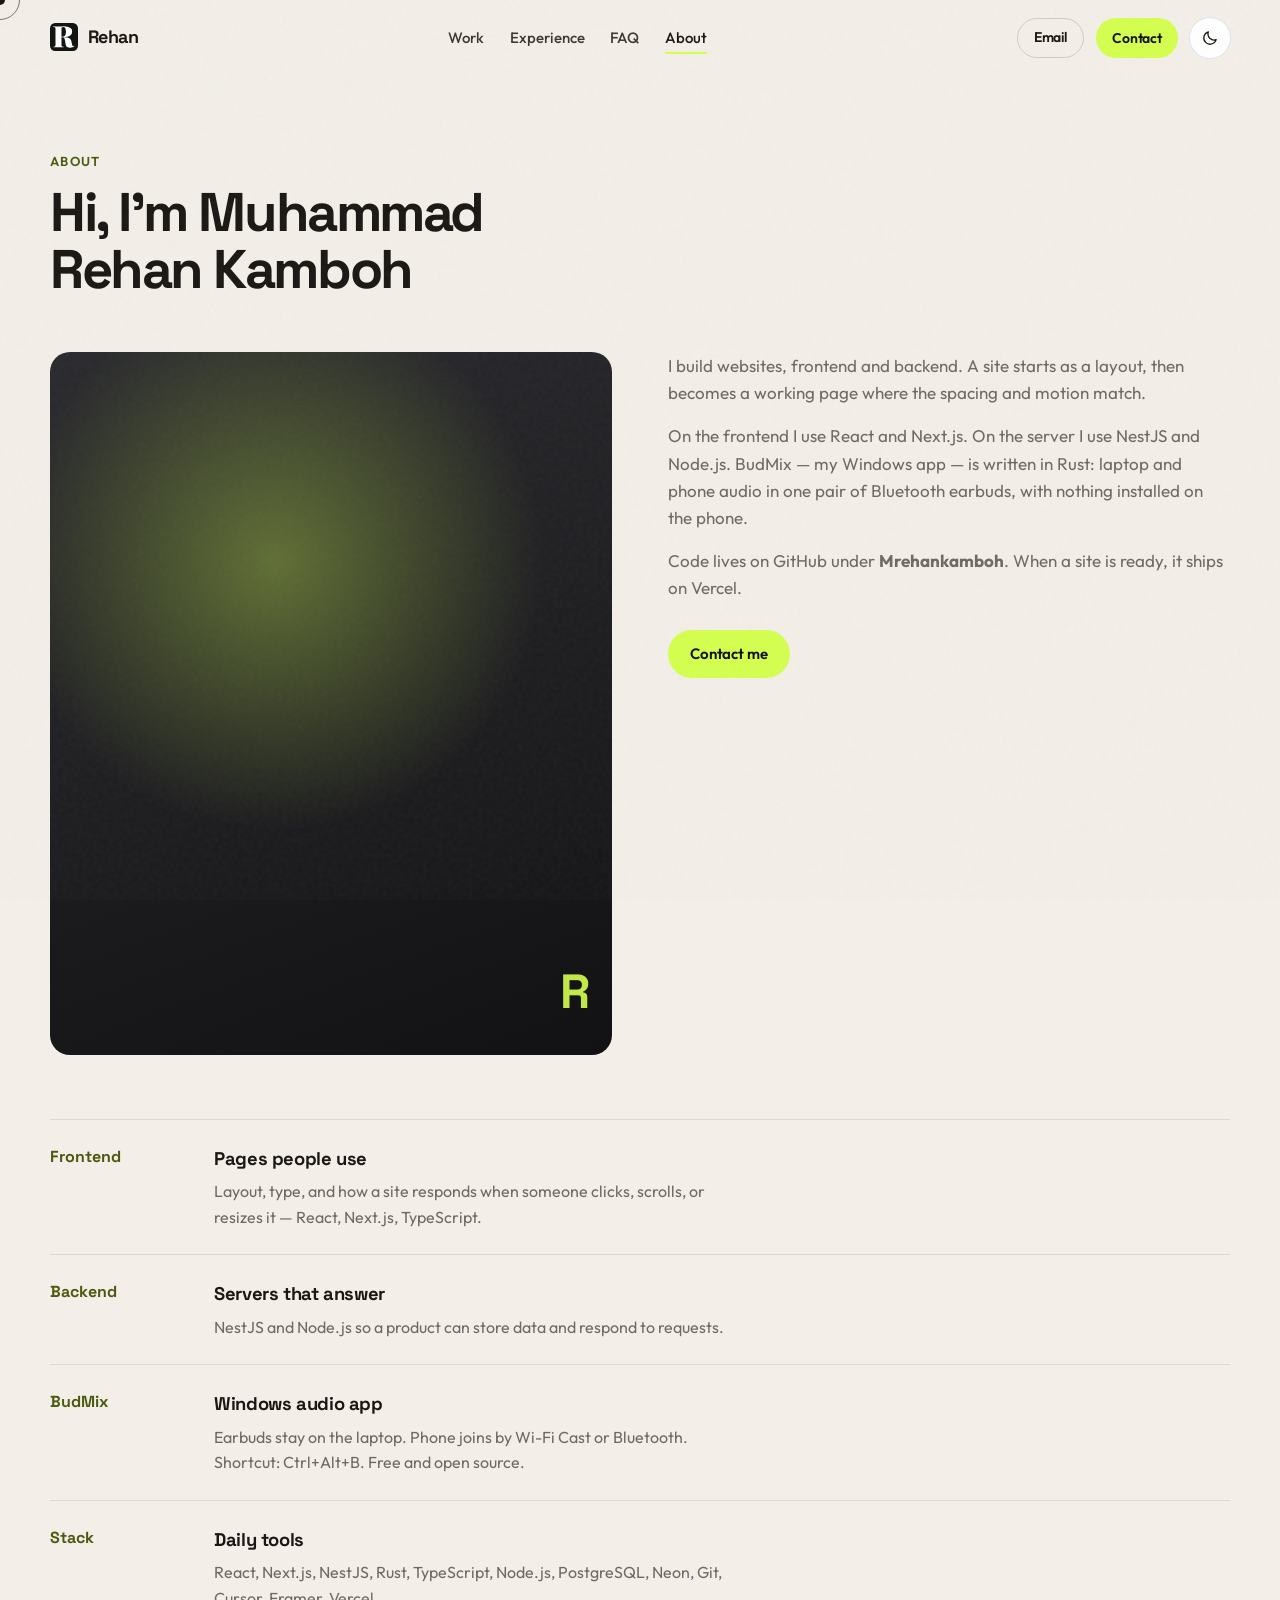
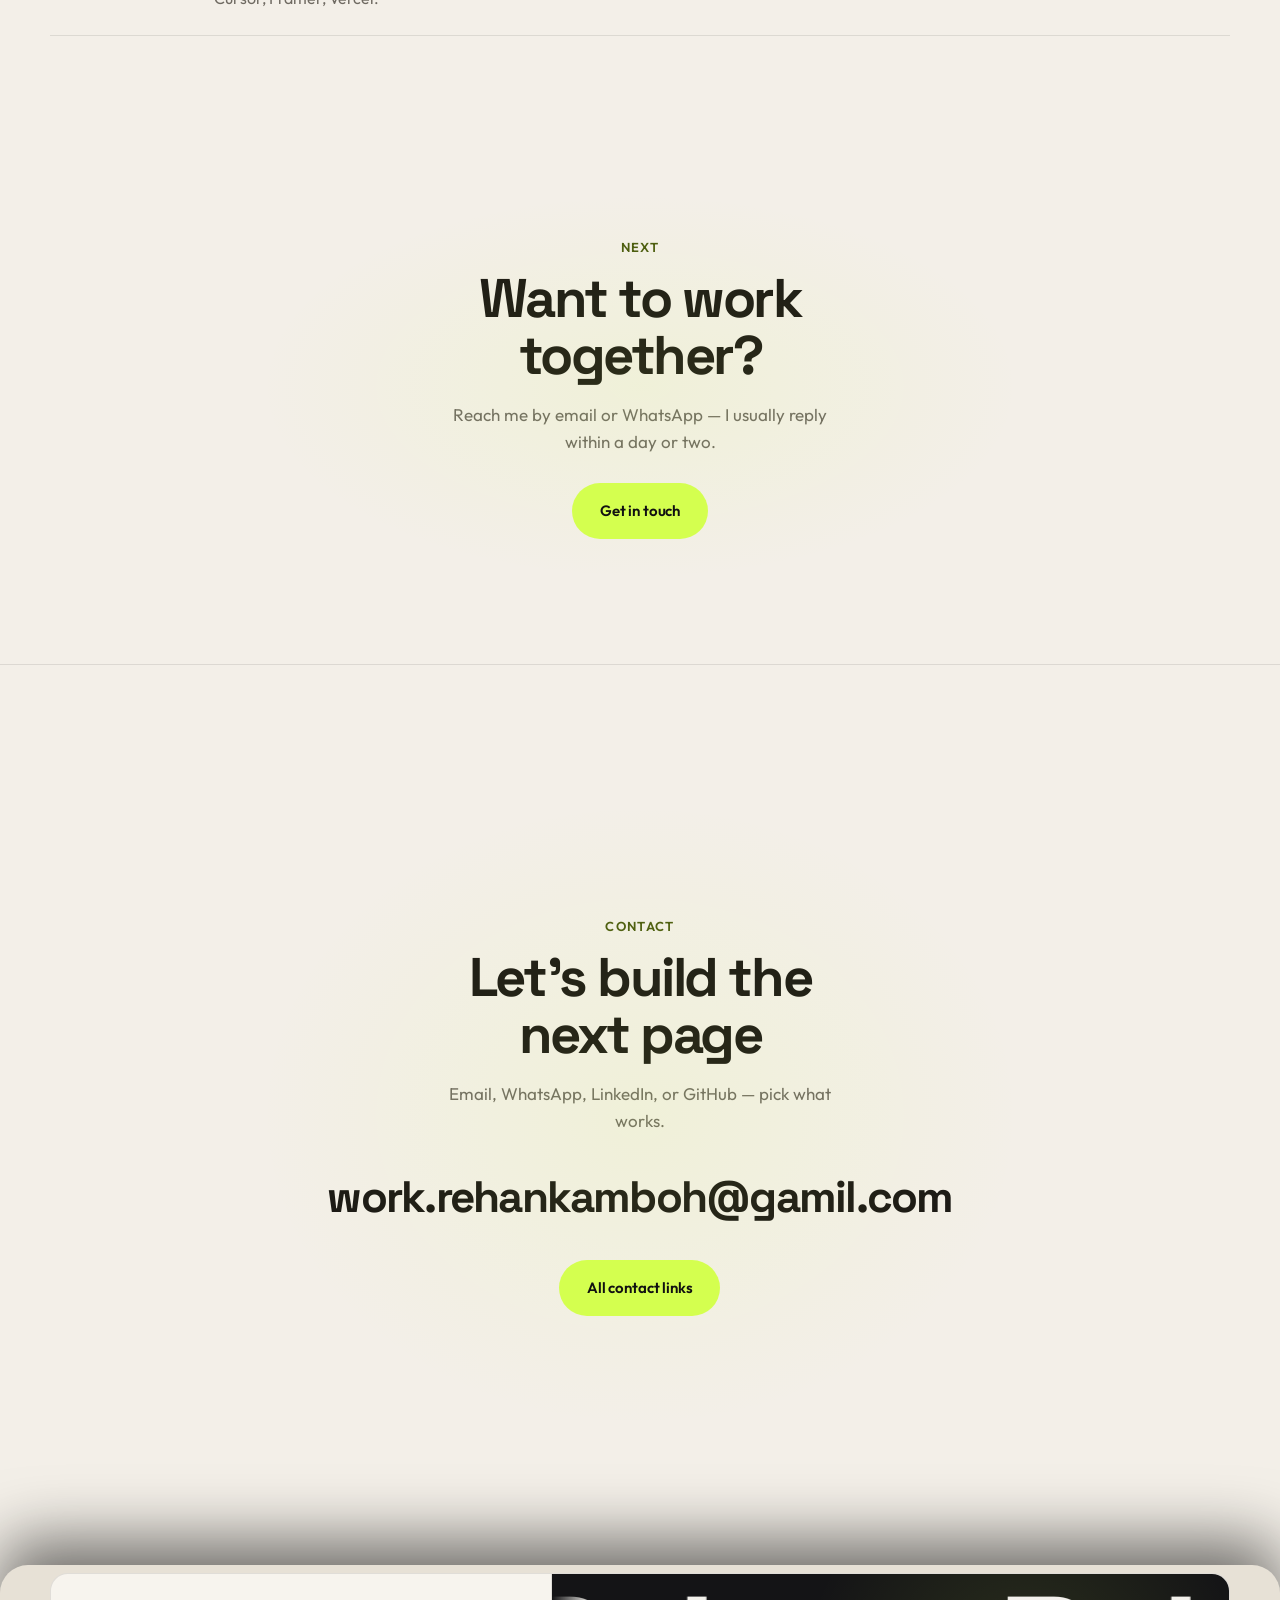
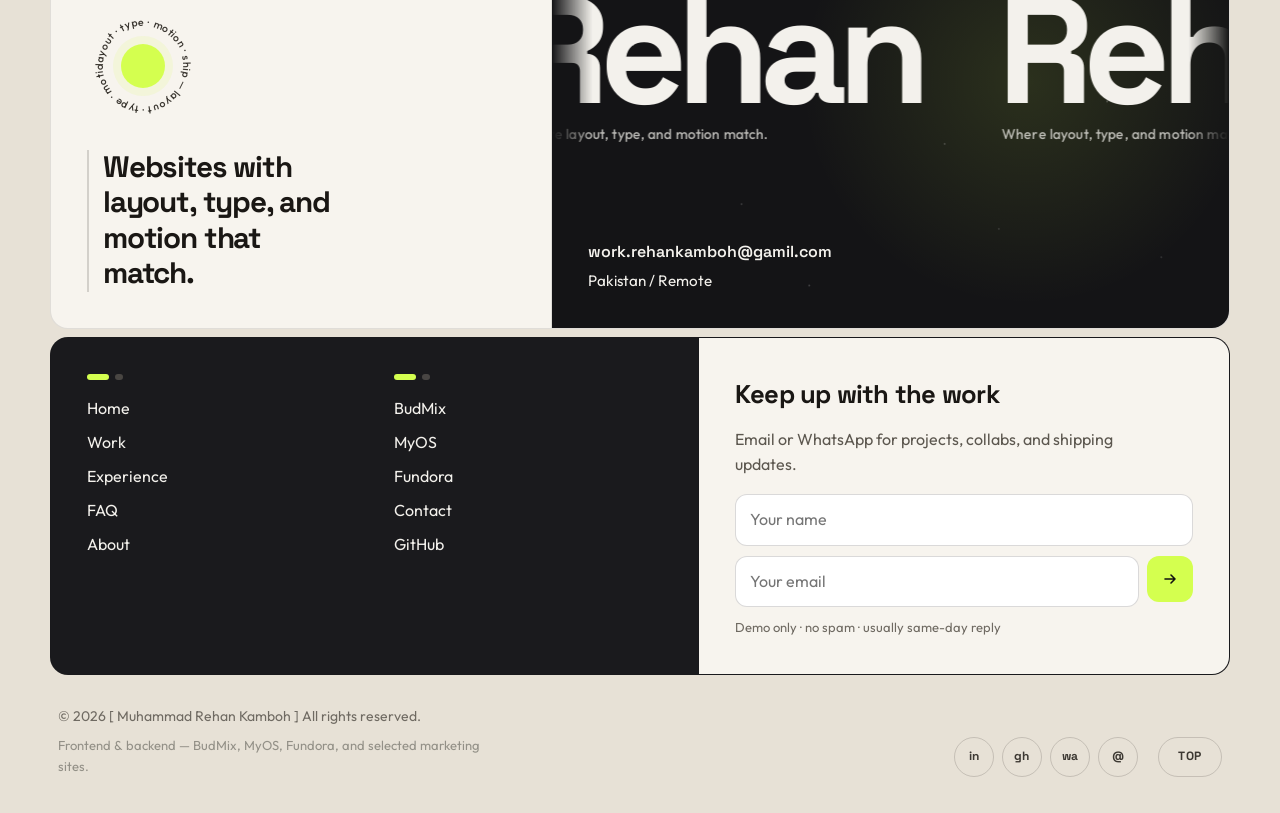
<file: about.html>
<!DOCTYPE html>
<html lang="en">
  <head>
    <meta charset="UTF-8" />
    <meta name="viewport" content="width=device-width, initial-scale=1" />
    <title>About — Muhammad Rehan Kamboh</title>
    <meta name="description" content="Muhammad Rehan Kamboh builds websites, frontend and backend. React, Next.js, NestJS, and Rust." />
    <link rel="icon" href="assets/logo.svg" type="image/svg+xml" />
    <script>(function(){try{var t=localStorage.getItem("vera-theme");if(localStorage.getItem("vera-theme-default")!=="light"){t="light";localStorage.setItem("vera-theme","light");localStorage.setItem("vera-theme-default","light");}document.documentElement.setAttribute("data-theme",t==="dark"?"dark":"light");}catch(e){document.documentElement.setAttribute("data-theme","light");}})();</script><link rel="stylesheet" href="css/styles.css?v=pin23" />
  </head>
  <body class="is-loading">
    <div class="scroll-progress" aria-hidden="true"><span></span></div>
    <div class="cursor" aria-hidden="true"></div>
    <div class="cursor__dot" aria-hidden="true"></div>
    <div class="boot" aria-hidden="true">
      <div class="boot__inner">
        <img class="boot__mark" src="assets/logo.svg" alt="" width="44" height="44" />
        <div class="boot__bar"><span></span></div>
      </div>
    </div>

    <header class="nav">
      <div class="nav__inner">
        <a class="brand" href="index.html" aria-label="Rehan home">
          <img src="assets/logo.svg" alt="" width="28" height="28" />
          Rehan
        </a>
        <nav class="nav__links" aria-label="Primary">
          <a href="work.html">Work</a>
          <a href="index.html#experience">Experience</a>
          <a href="index.html#faq">FAQ</a>
          <a href="about.html" aria-current="page">About</a>
        </nav>
        <div class="nav__actions">
          <a class="btn btn--ghost btn--sm" href="mailto:work.rehankamboh@gamil.com">Email</a>
          <a class="btn btn--primary btn--sm btn--magnetic" href="contact.html">Contact</a>
          <button class="theme-toggle" type="button" aria-label="Switch to dark mode"><svg class="theme-icon theme-sun" width="18" height="18" viewBox="0 0 24 24" fill="none" aria-hidden="true"><circle cx="12" cy="12" r="4.2" stroke="currentColor" stroke-width="1.7"/><path d="M12 2.8v1.8M12 19.4v1.8M2.8 12h1.8M19.4 12h1.8M5.4 5.4l1.3 1.3M17.3 17.3l1.3 1.3M18.6 5.4l-1.3 1.3M6.7 17.3l-1.3 1.3" stroke="currentColor" stroke-width="1.7" stroke-linecap="round"/></svg><svg class="theme-icon theme-moon" width="18" height="18" viewBox="0 0 24 24" fill="none" aria-hidden="true"><path d="M20.2 14.2A8.2 8.2 0 0 1 9.8 3.8 8.4 8.4 0 1 0 20.2 14.2Z" stroke="currentColor" stroke-width="1.7" stroke-linejoin="round"/></svg></button><button class="nav__toggle" type="button" aria-label="Open menu" aria-expanded="false"><span></span></button>
        </div>
      </div>
    </header>

    <div class="nav__mobile">
      <a href="work.html">Work</a>
      <a href="index.html#experience">Experience</a>
      <a href="index.html#faq">FAQ</a>
      <a href="about.html">About</a>
      <a class="btn btn--primary" href="contact.html">Contact</a>
    </div>

    <main>
      <section class="page-hero">
        <div class="container reveal">
          <span class="section__label">About</span>
          <h1 class="section__title">Hi, I’m Muhammad Rehan Kamboh</h1>
        </div>
      </section>

      <section class="section section--tight" style="padding-top: 0">
        <div class="container">
          <div class="about-grid">
            <div class="portrait reveal" aria-hidden="true">
              <span class="portrait__mark">R</span>
            </div>
            <div class="reveal reveal-delay-2">
              <p>
                I build websites, frontend and backend. A site starts as a layout, then becomes a working page where the
                spacing and motion match.
              </p>
              <p>
                On the frontend I use React and Next.js. On the server I use NestJS and Node.js. BudMix — my Windows app —
                is written in Rust: laptop and phone audio in one pair of Bluetooth earbuds, with nothing installed on the phone.
              </p>
              <p>
                Code lives on GitHub under <strong>Mrehankamboh</strong>. When a site is ready, it ships on Vercel.
              </p>
              <a class="btn btn--primary btn--magnetic" href="contact.html" style="margin-top: 12px">Contact me</a>
            </div>
          </div>

          <div class="timeline">
            <div class="timeline__row reveal">
              <div class="timeline__year">Frontend</div>
              <div>
                <h3>Pages people use</h3>
                <p>Layout, type, and how a site responds when someone clicks, scrolls, or resizes it — React, Next.js, TypeScript.</p>
              </div>
            </div>
            <div class="timeline__row reveal">
              <div class="timeline__year">Backend</div>
              <div>
                <h3>Servers that answer</h3>
                <p>NestJS and Node.js so a product can store data and respond to requests.</p>
              </div>
            </div>
            <div class="timeline__row reveal">
              <div class="timeline__year">BudMix</div>
              <div>
                <h3>Windows audio app</h3>
                <p>Earbuds stay on the laptop. Phone joins by Wi-Fi Cast or Bluetooth. Shortcut: Ctrl+Alt+B. Free and open source.</p>
              </div>
            </div>
            <div class="timeline__row reveal">
              <div class="timeline__year">Stack</div>
              <div>
                <h3>Daily tools</h3>
                <p>React, Next.js, NestJS, Rust, TypeScript, Node.js, PostgreSQL, Neon, Git, Cursor, Framer, Vercel.</p>
              </div>
            </div>
          </div>
        </div>
      </section>

      <section class="contact-band">
        <div class="container reveal">
          <span class="section__label">Next</span>
          <h2 class="section__title">Want to work together?</h2>
          <p class="section__lead">Reach me by email or WhatsApp — I usually reply within a day or two.</p>
          <a class="btn btn--primary btn--lg btn--magnetic" href="contact.html">Get in touch</a>
        </div>
      </section>
    </main>

            
    <div class="footer-reveal">
    <section class="contact-band site-pin" id="contact">
      <div class="container">
        <span class="section__label">Contact</span>
        <h2 class="section__title">Let’s build the next page</h2>
        <p class="section__lead">Email, WhatsApp, LinkedIn, or GitHub — pick what works.</p>
        <a class="contact-band__mail" href="mailto:work.rehankamboh@gamil.com">work.rehankamboh@gamil.com</a>
        <div>
          <a class="btn btn--primary btn--lg btn--magnetic" href="contact.html">All contact links</a>
        </div>
      </div>
    </section>
    <footer class="footer site-footer-rise">
      <div class="footer-shell">
        <div class="footer-bento" data-footer-reveal>
          <div class="footer-bento__msg">
            <div class="footer-ring" aria-hidden="true">
              <div class="footer-ring__spin">
                <svg viewBox="0 0 100 100">
                  <defs>
                    <path id="footer-curve" d="M 50 50 m -36 0 a 36 36 0 1 1 72 0 a 36 36 0 1 1 -72 0" />
                  </defs>
                  <text>
                    <textPath href="#footer-curve" startOffset="0">layout · type · motion · ship — layout · type · motion · ship —</textPath>
                  </text>
                </svg>
              </div>
              <span class="footer-ring__dot"></span>
            </div>
            <p class="footer-slogan">Websites with layout, type, and motion that match.</p>
          </div>
          <div class="footer-bento__brand">
            <div class="footer-bento__stars" aria-hidden="true"></div>
            <div class="footer-mega" aria-hidden="true">
              <div class="footer-mega__viewport">
                <div class="footer-mega__track" data-mega-track>
                  <div class="footer-mega__item"><span class="footer-mega__name">Rehan</span><span class="footer-mega__tag">Where layout, type, and motion match.</span></div>
                  <div class="footer-mega__item"><span class="footer-mega__name">Rehan</span><span class="footer-mega__tag">Where layout, type, and motion match.</span></div>
                  <div class="footer-mega__item"><span class="footer-mega__name">Rehan</span><span class="footer-mega__tag">Where layout, type, and motion match.</span></div>
                  <div class="footer-mega__item"><span class="footer-mega__name">Rehan</span><span class="footer-mega__tag">Where layout, type, and motion match.</span></div>
                </div>
              </div>
            </div>
            <div class="footer-bento__meta">
              <a class="footer-link" href="mailto:work.rehankamboh@gamil.com"><span>work.rehankamboh@gamil.com</span><span class="footer-link__fill" aria-hidden="true">work.rehankamboh@gamil.com</span></a>
              <p>Pakistan / Remote</p>
            </div>
          </div>
        </div>

        <div class="footer-mid" data-footer-reveal>
          <div class="footer-nav">
            <div class="footer-nav__col">
              <span class="footer-nav__steps" aria-hidden="true"><i></i><i></i></span>
              <a class="footer-link" href="index.html"><span>Home</span><span class="footer-link__fill" aria-hidden="true">Home</span></a>
              <a class="footer-link" href="work.html"><span>Work</span><span class="footer-link__fill" aria-hidden="true">Work</span></a>
              <a class="footer-link" href="index.html#experience"><span>Experience</span><span class="footer-link__fill" aria-hidden="true">Experience</span></a>
              <a class="footer-link" href="index.html#faq"><span>FAQ</span><span class="footer-link__fill" aria-hidden="true">FAQ</span></a>
              <a class="footer-link" href="about.html"><span>About</span><span class="footer-link__fill" aria-hidden="true">About</span></a>
            </div>
            <div class="footer-nav__col">
              <span class="footer-nav__steps" aria-hidden="true"><i></i><i></i></span>
              <a class="footer-link" href="project-budmix.html"><span>BudMix</span><span class="footer-link__fill" aria-hidden="true">BudMix</span></a>
              <a class="footer-link" href="project-myos.html"><span>MyOS</span><span class="footer-link__fill" aria-hidden="true">MyOS</span></a>
              <a class="footer-link" href="project-fundora.html"><span>Fundora</span><span class="footer-link__fill" aria-hidden="true">Fundora</span></a>
              <a class="footer-link" href="contact.html"><span>Contact</span><span class="footer-link__fill" aria-hidden="true">Contact</span></a>
              <a class="footer-link" href="https://github.com/Mrehankamboh" target="_blank" rel="noopener"><span>GitHub</span><span class="footer-link__fill" aria-hidden="true">GitHub</span></a>
            </div>
          </div>

          <div class="footer-news">
            <h3>Keep up with the work</h3>
            <p>Email or WhatsApp for projects, collabs, and shipping updates.</p>
            <form class="footer-news__form" action="#" method="post">
              <label class="visually-hidden" for="footer-name">Name</label>
              <input id="footer-name" name="name" type="text" placeholder="Your name" autocomplete="name" />
              <label class="visually-hidden" for="footer-email">Email</label>
              <div class="footer-news__row">
                <input id="footer-email" name="email" type="email" placeholder="Your email" autocomplete="email" />
                <button class="footer-news__submit" type="submit" aria-label="Submit">
                  <svg viewBox="0 0 16 16" fill="none" aria-hidden="true"><path d="M3 8h10M9 4l4 4-4 4" stroke="currentColor" stroke-width="1.6" stroke-linecap="round" stroke-linejoin="round"/></svg>
                </button>
              </div>
              <p class="footer-news__note">Demo only · no spam · usually same-day reply</p>
            </form>
          </div>
        </div>

        <div class="footer-bottom" data-footer-reveal>
          <div class="footer-bottom__copy">
            <p>© <span data-year>2026</span> [ Muhammad Rehan Kamboh ] All rights reserved.</p>
            <p class="footer-bottom__reg">Frontend &amp; backend — BudMix, MyOS, Fundora, and selected marketing sites.</p>
          </div>
          <div class="footer-social">
            <a href="https://www.linkedin.com/in/muhammad-rehan-223225436/" target="_blank" rel="noopener" aria-label="LinkedIn">in</a>
            <a href="https://github.com/Mrehankamboh" target="_blank" rel="noopener" aria-label="GitHub">gh</a>
            <a href="https://wa.me/923280865468" target="_blank" rel="noopener" aria-label="WhatsApp">wa</a>
            <a href="mailto:work.rehankamboh@gamil.com" aria-label="Email">@</a>
          </div>
          <a class="footer-top" href="#">TOP</a>
        </div>
      </div>
    </footer>
    </div>
    <script src="js/main.js?v=pin23"></script>
  </body>
</html>
</file>
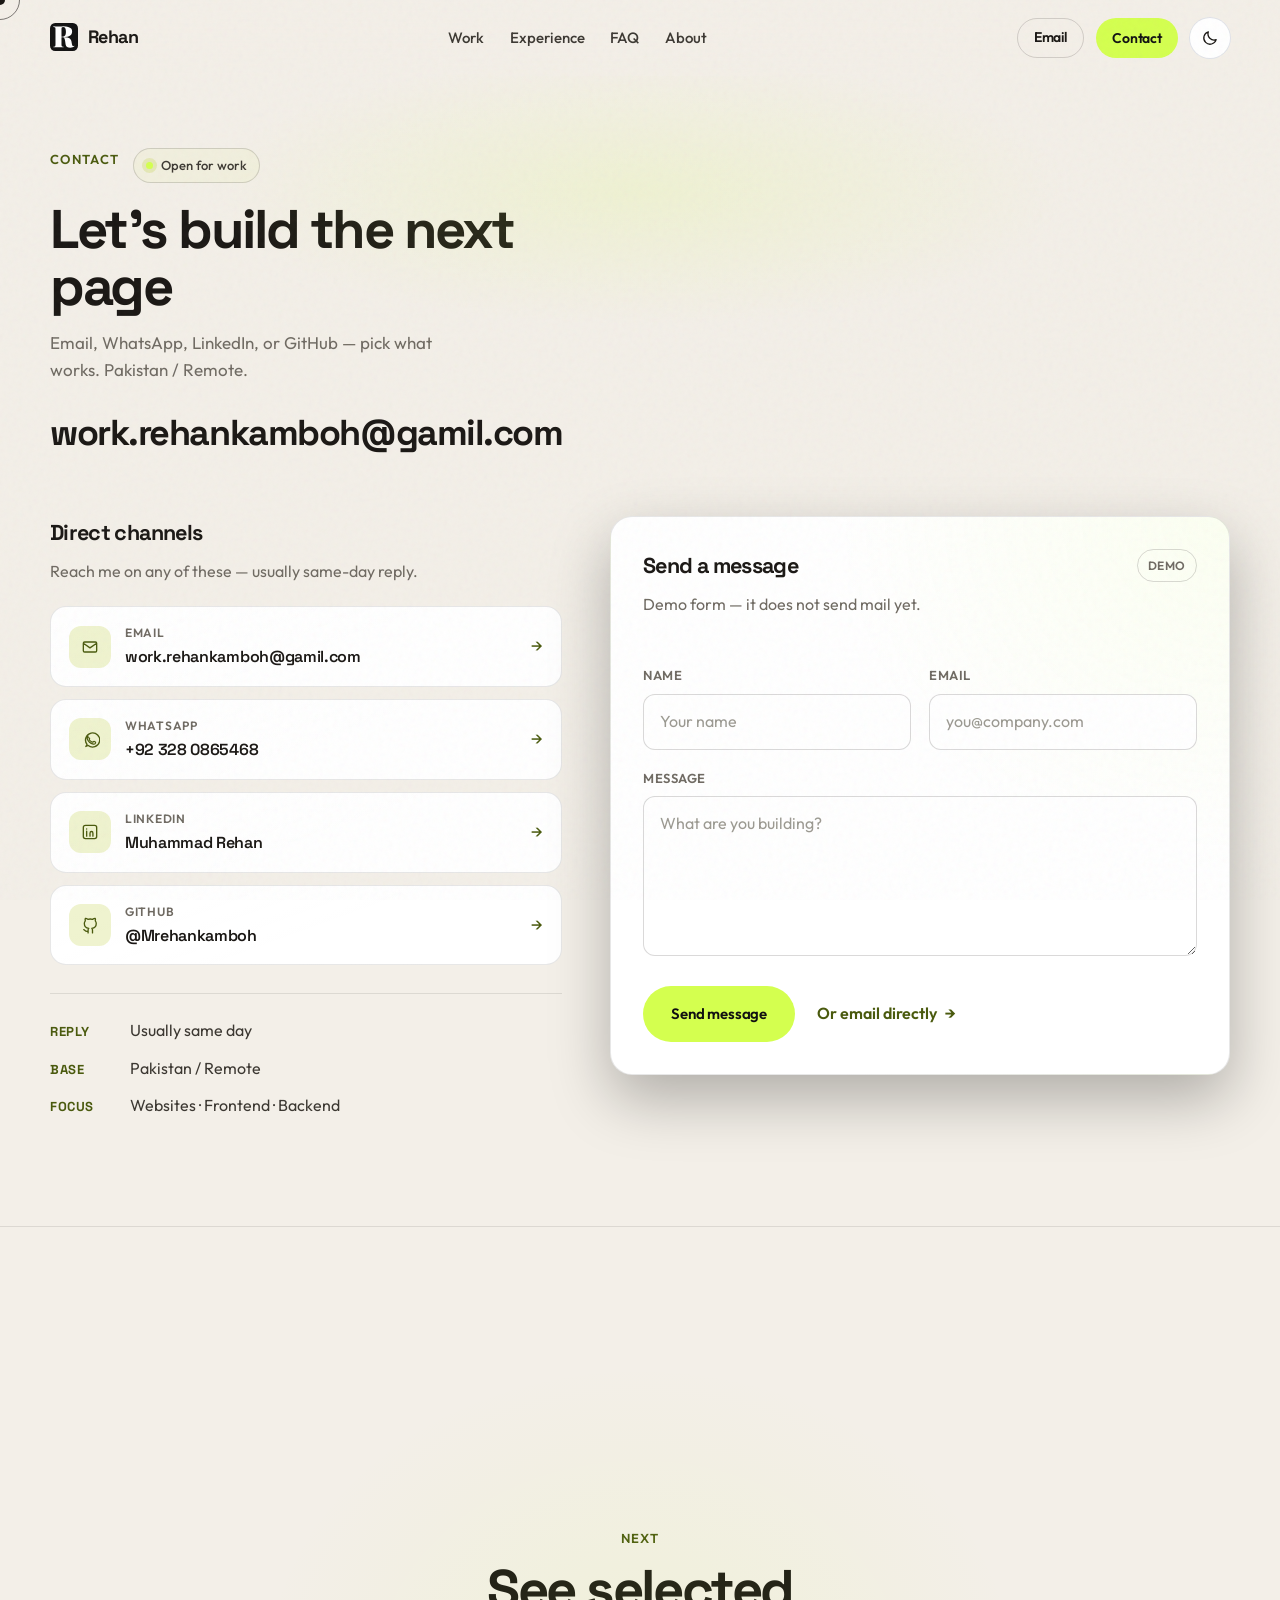
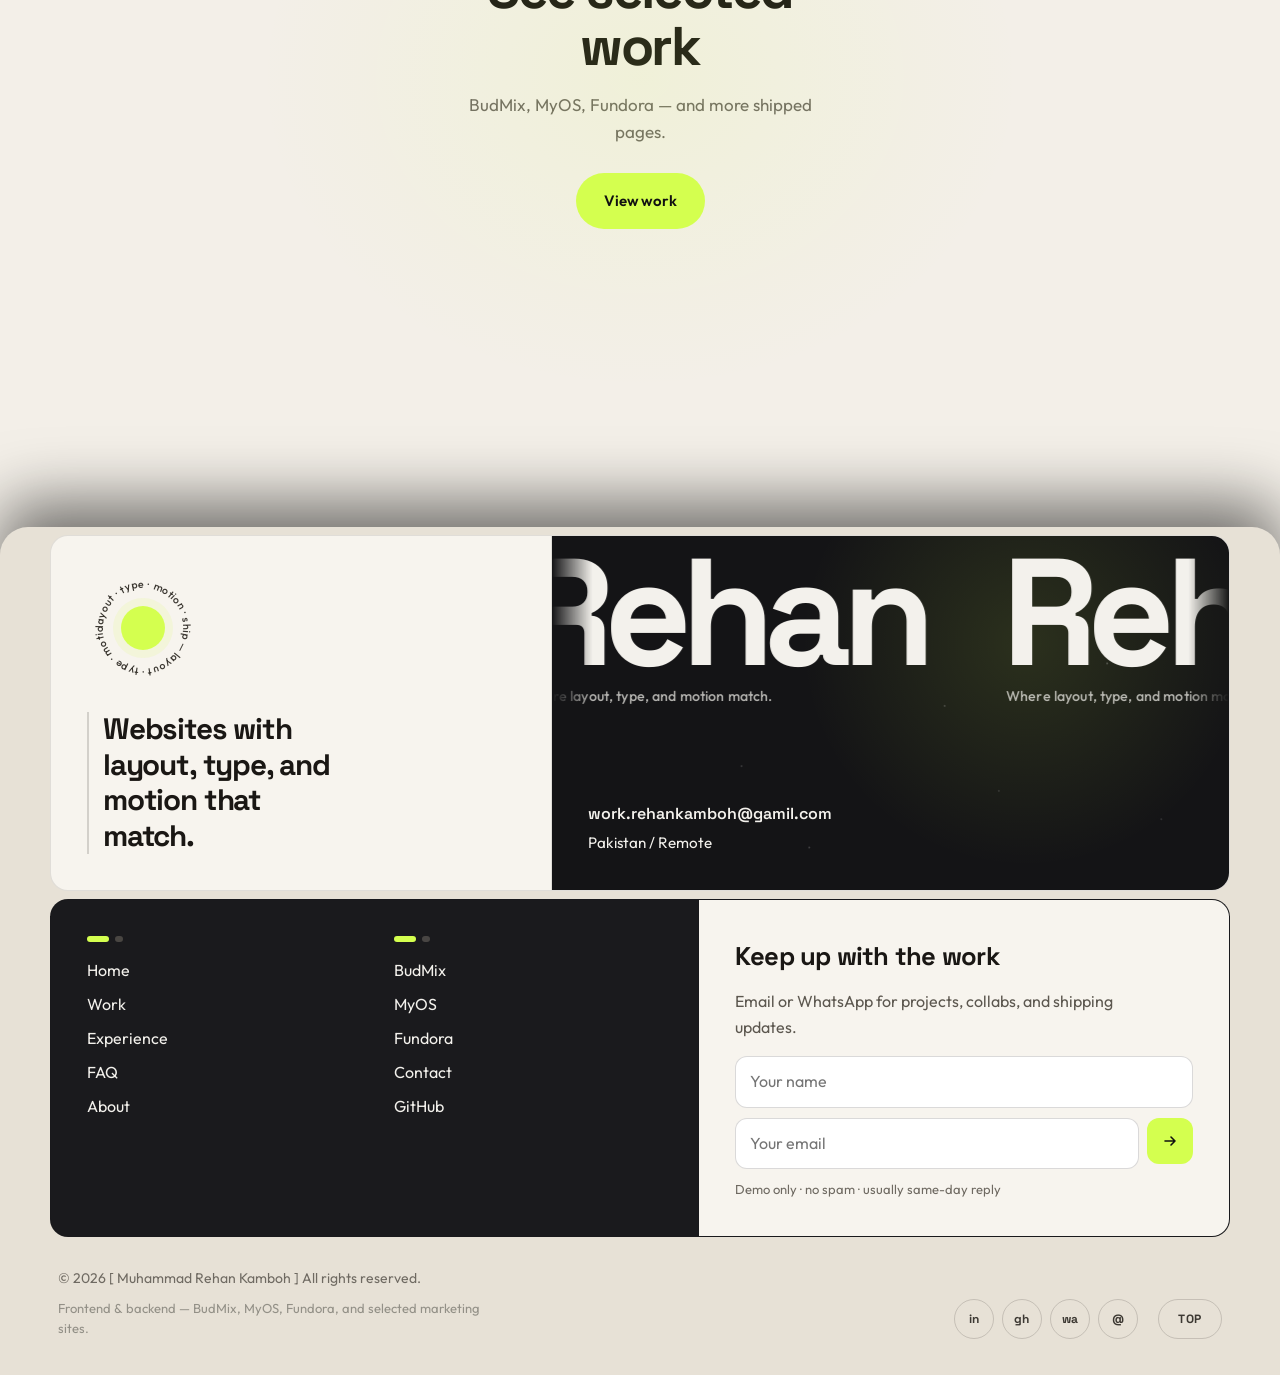
<file: contact.html>
<!DOCTYPE html>
<html lang="en">
  <head>
    <meta charset="UTF-8" />
    <meta name="viewport" content="width=device-width, initial-scale=1" />
    <title>Contact — Muhammad Rehan Kamboh</title>
    <meta name="description" content="Contact Muhammad Rehan Kamboh — email, WhatsApp, LinkedIn, and GitHub." />
    <link rel="icon" href="assets/logo.svg" type="image/svg+xml" />
    <script>(function(){try{var t=localStorage.getItem("vera-theme");if(localStorage.getItem("vera-theme-default")!=="light"){t="light";localStorage.setItem("vera-theme","light");localStorage.setItem("vera-theme-default","light");}document.documentElement.setAttribute("data-theme",t==="dark"?"dark":"light");}catch(e){document.documentElement.setAttribute("data-theme","light");}})();</script><link rel="stylesheet" href="css/styles.css?v=pin23" />
  </head>
  <body class="is-loading">
    <div class="scroll-progress" aria-hidden="true"><span></span></div>
    <div class="cursor" aria-hidden="true"></div>
    <div class="cursor__dot" aria-hidden="true"></div>
    <div class="boot" aria-hidden="true">
      <div class="boot__inner">
        <img class="boot__mark" src="assets/logo.svg" alt="" width="44" height="44" />
        <div class="boot__bar"><span></span></div>
      </div>
    </div>

    <header class="nav">
      <div class="nav__inner">
        <a class="brand" href="index.html" aria-label="Rehan home">
          <img src="assets/logo.svg" alt="" width="28" height="28" />
          Rehan
        </a>
        <nav class="nav__links" aria-label="Primary">
          <a href="work.html">Work</a>
          <a href="index.html#experience">Experience</a>
          <a href="index.html#faq">FAQ</a>
          <a href="about.html">About</a>
        </nav>
        <div class="nav__actions">
          <a class="btn btn--ghost btn--sm" href="mailto:work.rehankamboh@gamil.com">Email</a>
          <a class="btn btn--primary btn--sm btn--magnetic" href="contact.html">Contact</a>
          <button class="theme-toggle" type="button" aria-label="Switch to dark mode"><svg class="theme-icon theme-sun" width="18" height="18" viewBox="0 0 24 24" fill="none" aria-hidden="true"><circle cx="12" cy="12" r="4.2" stroke="currentColor" stroke-width="1.7"/><path d="M12 2.8v1.8M12 19.4v1.8M2.8 12h1.8M19.4 12h1.8M5.4 5.4l1.3 1.3M17.3 17.3l1.3 1.3M18.6 5.4l-1.3 1.3M6.7 17.3l-1.3 1.3" stroke="currentColor" stroke-width="1.7" stroke-linecap="round"/></svg><svg class="theme-icon theme-moon" width="18" height="18" viewBox="0 0 24 24" fill="none" aria-hidden="true"><path d="M20.2 14.2A8.2 8.2 0 0 1 9.8 3.8 8.4 8.4 0 1 0 20.2 14.2Z" stroke="currentColor" stroke-width="1.7" stroke-linejoin="round"/></svg></button><button class="nav__toggle" type="button" aria-label="Open menu" aria-expanded="false"><span></span></button>
        </div>
      </div>
    </header>

    <div class="nav__mobile">
      <a href="work.html">Work</a>
      <a href="index.html#experience">Experience</a>
      <a href="index.html#faq">FAQ</a>
      <a href="about.html">About</a>
      <a class="btn btn--primary" href="contact.html">Contact</a>
    </div>

    <main class="contact-page">
      <section class="contact-hero">
        <div class="contact-hero__glow" aria-hidden="true"></div>
        <div class="container reveal">
          <div class="contact-hero__top">
            <span class="section__label">Contact</span>
            <span class="contact-status"><span class="contact-status__dot" aria-hidden="true"></span> Open for work</span>
          </div>
          <h1 class="section__title contact-hero__title">Let’s build the next page</h1>
          <p class="section__lead contact-hero__lead">
            Email, WhatsApp, LinkedIn, or GitHub — pick what works. Pakistan / Remote.
          </p>
          <a class="contact-hero__mail" href="mailto:work.rehankamboh@gamil.com">work.rehankamboh@gamil.com</a>
        </div>
      </section>

      <section class="section section--tight contact-main">
        <div class="container">
          <div class="contact-layout">
            <div class="contact-channels reveal">
              <h2 class="contact-channels__title">Direct channels</h2>
              <p class="contact-channels__lead">Reach me on any of these — usually same-day reply.</p>

              <div class="channel-grid">
                <a class="channel" href="mailto:work.rehankamboh@gamil.com">
                  <span class="channel__icon" aria-hidden="true">
                    <svg viewBox="0 0 24 24" fill="none"><path d="M4 7.5 12 13l8-5.5M5.5 18h13A1.5 1.5 0 0 0 20 16.5v-9A1.5 1.5 0 0 0 18.5 6h-13A1.5 1.5 0 0 0 4 7.5v9A1.5 1.5 0 0 0 5.5 18Z" stroke="currentColor" stroke-width="1.6" stroke-linecap="round" stroke-linejoin="round"/></svg>
                  </span>
                  <span class="channel__meta">
                    <span class="channel__label">Email</span>
                    <span class="channel__value">work.rehankamboh@gamil.com</span>
                  </span>
                  <span class="channel__arrow" aria-hidden="true">→</span>
                </a>

                <a class="channel" href="https://wa.me/923280865468" target="_blank" rel="noopener">
                  <span class="channel__icon" aria-hidden="true">
                    <svg viewBox="0 0 24 24" fill="none"><path d="M8.5 18.5 7 21l2.8-1.2A8.5 8.5 0 1 0 8.5 18.5Z" stroke="currentColor" stroke-width="1.6" stroke-linejoin="round"/><path d="M9.2 10.8c.3-.5.6-.6 1-.4l1 .5c.3.1.4.4.3.7l-.3.9c-.1.3 0 .6.2.8 1 1.1 2.2 2 3.5 2.5.3.1.6 0 .8-.2l.7-.6c.3-.2.6-.2.9 0l1.1.7c.3.2.4.5.3.9-.3 1.1-1.5 1.8-2.7 1.5-3.4-.8-6.3-3.4-7.6-6.7-.5-1.2.1-2.7 1.3-3.1Z" stroke="currentColor" stroke-width="1.4" stroke-linejoin="round"/></svg>
                  </span>
                  <span class="channel__meta">
                    <span class="channel__label">WhatsApp</span>
                    <span class="channel__value">+92 328 0865468</span>
                  </span>
                  <span class="channel__arrow" aria-hidden="true">→</span>
                </a>

                <a class="channel" href="https://www.linkedin.com/in/muhammad-rehan-223225436/" target="_blank" rel="noopener">
                  <span class="channel__icon" aria-hidden="true">
                    <svg viewBox="0 0 24 24" fill="none"><rect x="4" y="4" width="16" height="16" rx="2.5" stroke="currentColor" stroke-width="1.6"/><path d="M8 11v6M8 8.2v.2M12 17v-3.6c0-1.2.8-2 1.9-2 1.1 0 1.6.7 1.6 2V17" stroke="currentColor" stroke-width="1.6" stroke-linecap="round"/></svg>
                  </span>
                  <span class="channel__meta">
                    <span class="channel__label">LinkedIn</span>
                    <span class="channel__value">Muhammad Rehan</span>
                  </span>
                  <span class="channel__arrow" aria-hidden="true">→</span>
                </a>

                <a class="channel" href="https://github.com/Mrehankamboh" target="_blank" rel="noopener">
                  <span class="channel__icon" aria-hidden="true">
                    <svg viewBox="0 0 24 24" fill="none"><path d="M9.5 19.5c-3.5 1-3.5-1.8-5-2m10.5 4v-3.2a3 3 0 0 0-.8-2.3c2.6-.3 5.3-1.3 5.3-5.8a4.4 4.4 0 0 0-1.2-3.1 4.1 4.1 0 0 0-.1-3.1s-1-.3-3.2 1.2a11 11 0 0 0-5.6 0C7.5 3.7 6.5 4 6.5 4a4.1 4.1 0 0 0-.1 3.1 4.4 4.4 0 0 0-1.2 3.1c0 4.5 2.7 5.5 5.3 5.8a3 3 0 0 0-.8 2.2V21.5" stroke="currentColor" stroke-width="1.6" stroke-linecap="round" stroke-linejoin="round"/></svg>
                  </span>
                  <span class="channel__meta">
                    <span class="channel__label">GitHub</span>
                    <span class="channel__value">@Mrehankamboh</span>
                  </span>
                  <span class="channel__arrow" aria-hidden="true">→</span>
                </a>
              </div>

              <ul class="contact-facts">
                <li><strong>Reply</strong><span>Usually same day</span></li>
                <li><strong>Base</strong><span>Pakistan / Remote</span></li>
                <li><strong>Focus</strong><span>Websites · Frontend · Backend</span></li>
              </ul>
            </div>

            <form class="form contact-form reveal reveal-delay-2" action="#" method="post">
              <div class="contact-form__head">
                <div>
                  <h2 class="contact-form__title">Send a message</h2>
                  <p class="contact-form__note">Demo form — it does not send mail yet.</p>
                </div>
                <span class="contact-form__badge">Demo</span>
              </div>

              <div class="form__row">
                <div class="field">
                  <label for="name">Name</label>
                  <input id="name" name="name" type="text" required autocomplete="name" placeholder="Your name" />
                </div>
                <div class="field">
                  <label for="email">Email</label>
                  <input id="email" name="email" type="email" required autocomplete="email" placeholder="you@company.com" />
                </div>
              </div>
              <div class="field">
                <label for="message">Message</label>
                <textarea id="message" name="message" required placeholder="What are you building?"></textarea>
              </div>
              <div class="contact-form__actions">
                <button class="btn btn--primary btn--lg btn--magnetic" type="submit">Send message</button>
                <a class="link-arrow" href="mailto:work.rehankamboh@gamil.com">Or email directly <span aria-hidden="true">→</span></a>
              </div>
            </form>
          </div>
        </div>
      </section>
    </main>

            
    <div class="footer-reveal">
    <section class="contact-band site-pin site-pin--end" aria-label="Continue">
      <div class="container">
        <span class="section__label">Next</span>
        <h2 class="section__title">See selected work</h2>
        <p class="section__lead">BudMix, MyOS, Fundora — and more shipped pages.</p>
        <div>
          <a class="btn btn--primary btn--lg btn--magnetic" href="work.html">View work</a>
        </div>
      </div>
    </section>
    <footer class="footer site-footer-rise">
      <div class="footer-shell">
        <div class="footer-bento" data-footer-reveal>
          <div class="footer-bento__msg">
            <div class="footer-ring" aria-hidden="true">
              <div class="footer-ring__spin">
                <svg viewBox="0 0 100 100">
                  <defs>
                    <path id="footer-curve" d="M 50 50 m -36 0 a 36 36 0 1 1 72 0 a 36 36 0 1 1 -72 0" />
                  </defs>
                  <text>
                    <textPath href="#footer-curve" startOffset="0">layout · type · motion · ship — layout · type · motion · ship —</textPath>
                  </text>
                </svg>
              </div>
              <span class="footer-ring__dot"></span>
            </div>
            <p class="footer-slogan">Websites with layout, type, and motion that match.</p>
          </div>
          <div class="footer-bento__brand">
            <div class="footer-bento__stars" aria-hidden="true"></div>
            <div class="footer-mega" aria-hidden="true">
              <div class="footer-mega__viewport">
                <div class="footer-mega__track" data-mega-track>
                  <div class="footer-mega__item"><span class="footer-mega__name">Rehan</span><span class="footer-mega__tag">Where layout, type, and motion match.</span></div>
                  <div class="footer-mega__item"><span class="footer-mega__name">Rehan</span><span class="footer-mega__tag">Where layout, type, and motion match.</span></div>
                  <div class="footer-mega__item"><span class="footer-mega__name">Rehan</span><span class="footer-mega__tag">Where layout, type, and motion match.</span></div>
                  <div class="footer-mega__item"><span class="footer-mega__name">Rehan</span><span class="footer-mega__tag">Where layout, type, and motion match.</span></div>
                </div>
              </div>
            </div>
            <div class="footer-bento__meta">
              <a class="footer-link" href="mailto:work.rehankamboh@gamil.com"><span>work.rehankamboh@gamil.com</span><span class="footer-link__fill" aria-hidden="true">work.rehankamboh@gamil.com</span></a>
              <p>Pakistan / Remote</p>
            </div>
          </div>
        </div>

        <div class="footer-mid" data-footer-reveal>
          <div class="footer-nav">
            <div class="footer-nav__col">
              <span class="footer-nav__steps" aria-hidden="true"><i></i><i></i></span>
              <a class="footer-link" href="index.html"><span>Home</span><span class="footer-link__fill" aria-hidden="true">Home</span></a>
              <a class="footer-link" href="work.html"><span>Work</span><span class="footer-link__fill" aria-hidden="true">Work</span></a>
              <a class="footer-link" href="index.html#experience"><span>Experience</span><span class="footer-link__fill" aria-hidden="true">Experience</span></a>
              <a class="footer-link" href="index.html#faq"><span>FAQ</span><span class="footer-link__fill" aria-hidden="true">FAQ</span></a>
              <a class="footer-link" href="about.html"><span>About</span><span class="footer-link__fill" aria-hidden="true">About</span></a>
            </div>
            <div class="footer-nav__col">
              <span class="footer-nav__steps" aria-hidden="true"><i></i><i></i></span>
              <a class="footer-link" href="project-budmix.html"><span>BudMix</span><span class="footer-link__fill" aria-hidden="true">BudMix</span></a>
              <a class="footer-link" href="project-myos.html"><span>MyOS</span><span class="footer-link__fill" aria-hidden="true">MyOS</span></a>
              <a class="footer-link" href="project-fundora.html"><span>Fundora</span><span class="footer-link__fill" aria-hidden="true">Fundora</span></a>
              <a class="footer-link" href="contact.html"><span>Contact</span><span class="footer-link__fill" aria-hidden="true">Contact</span></a>
              <a class="footer-link" href="https://github.com/Mrehankamboh" target="_blank" rel="noopener"><span>GitHub</span><span class="footer-link__fill" aria-hidden="true">GitHub</span></a>
            </div>
          </div>

          <div class="footer-news">
            <h3>Keep up with the work</h3>
            <p>Email or WhatsApp for projects, collabs, and shipping updates.</p>
            <form class="footer-news__form" action="#" method="post">
              <label class="visually-hidden" for="footer-name">Name</label>
              <input id="footer-name" name="name" type="text" placeholder="Your name" autocomplete="name" />
              <label class="visually-hidden" for="footer-email">Email</label>
              <div class="footer-news__row">
                <input id="footer-email" name="email" type="email" placeholder="Your email" autocomplete="email" />
                <button class="footer-news__submit" type="submit" aria-label="Submit">
                  <svg viewBox="0 0 16 16" fill="none" aria-hidden="true"><path d="M3 8h10M9 4l4 4-4 4" stroke="currentColor" stroke-width="1.6" stroke-linecap="round" stroke-linejoin="round"/></svg>
                </button>
              </div>
              <p class="footer-news__note">Demo only · no spam · usually same-day reply</p>
            </form>
          </div>
        </div>

        <div class="footer-bottom" data-footer-reveal>
          <div class="footer-bottom__copy">
            <p>© <span data-year>2026</span> [ Muhammad Rehan Kamboh ] All rights reserved.</p>
            <p class="footer-bottom__reg">Frontend &amp; backend — BudMix, MyOS, Fundora, and selected marketing sites.</p>
          </div>
          <div class="footer-social">
            <a href="https://www.linkedin.com/in/muhammad-rehan-223225436/" target="_blank" rel="noopener" aria-label="LinkedIn">in</a>
            <a href="https://github.com/Mrehankamboh" target="_blank" rel="noopener" aria-label="GitHub">gh</a>
            <a href="https://wa.me/923280865468" target="_blank" rel="noopener" aria-label="WhatsApp">wa</a>
            <a href="mailto:work.rehankamboh@gamil.com" aria-label="Email">@</a>
          </div>
          <a class="footer-top" href="#">TOP</a>
        </div>
      </div>
    </footer>
    </div>
    <script src="js/main.js?v=pin23"></script>
  </body>
</html>
</file>
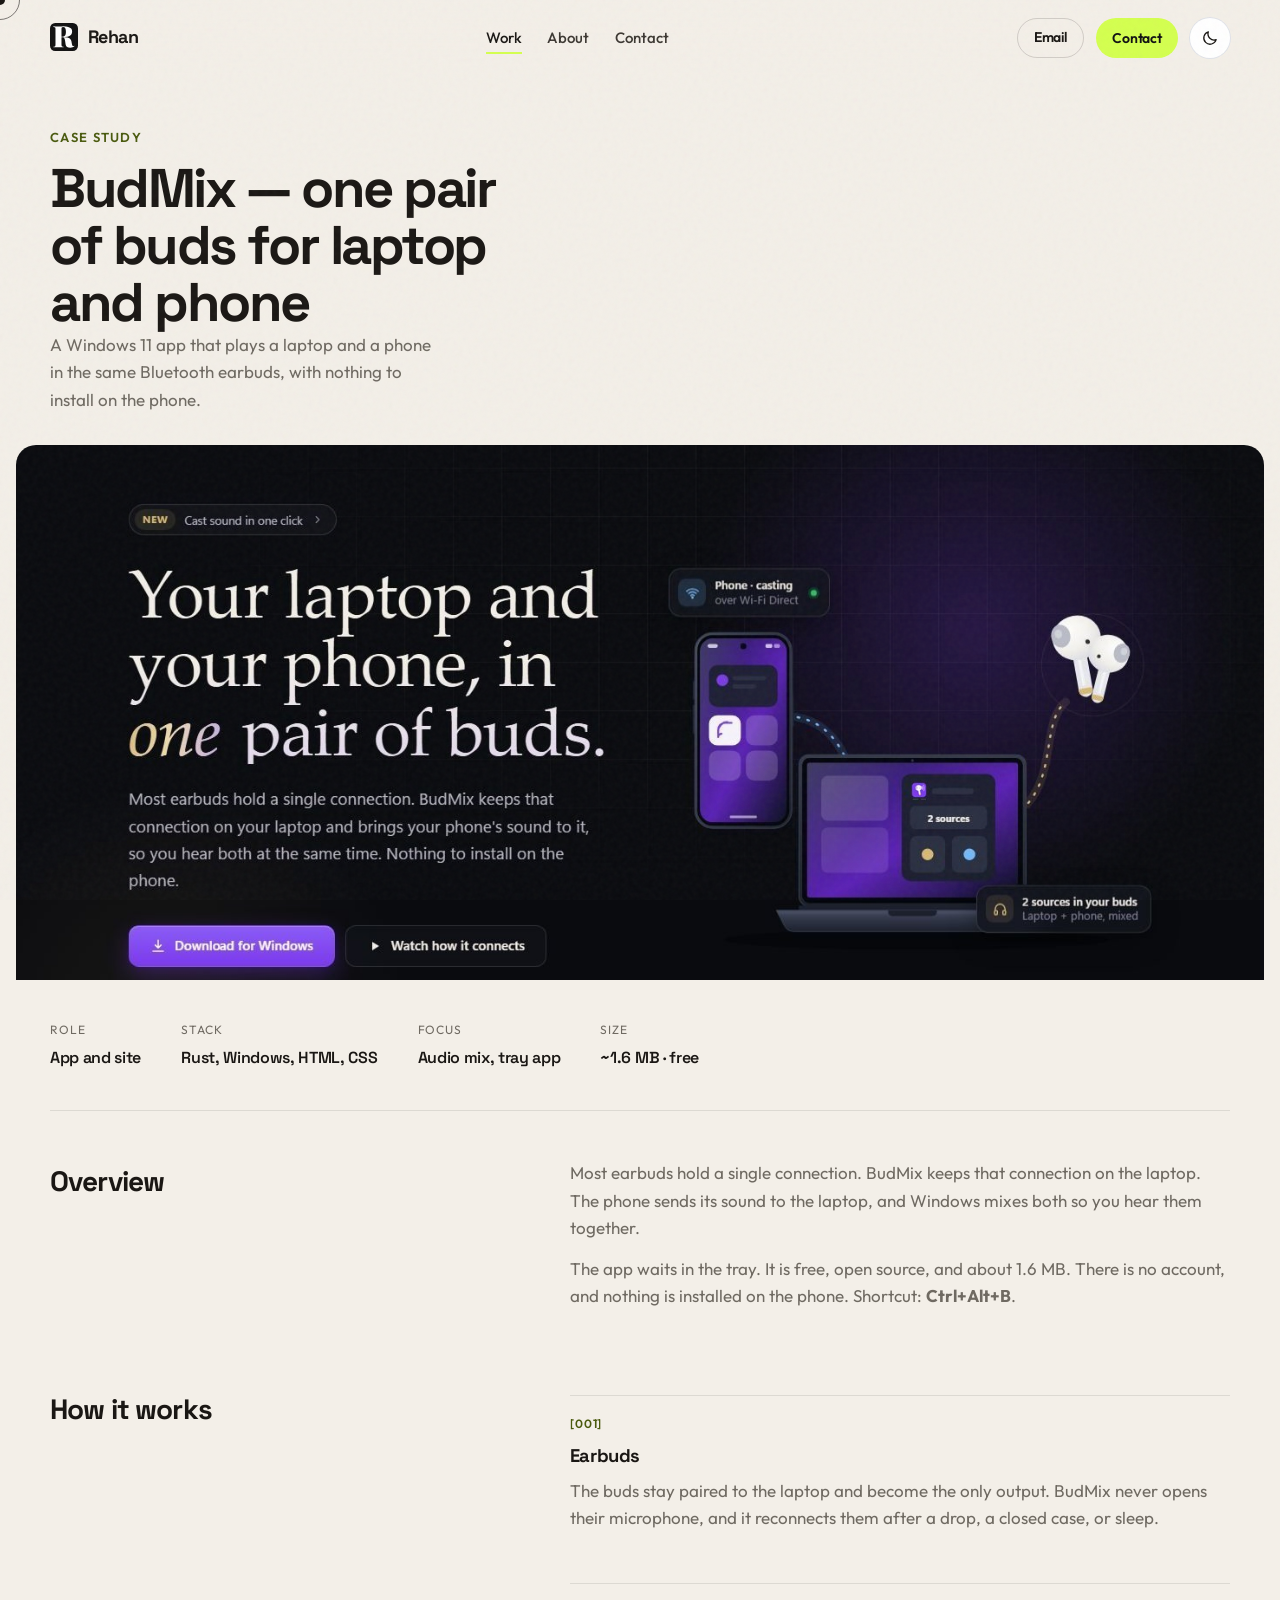
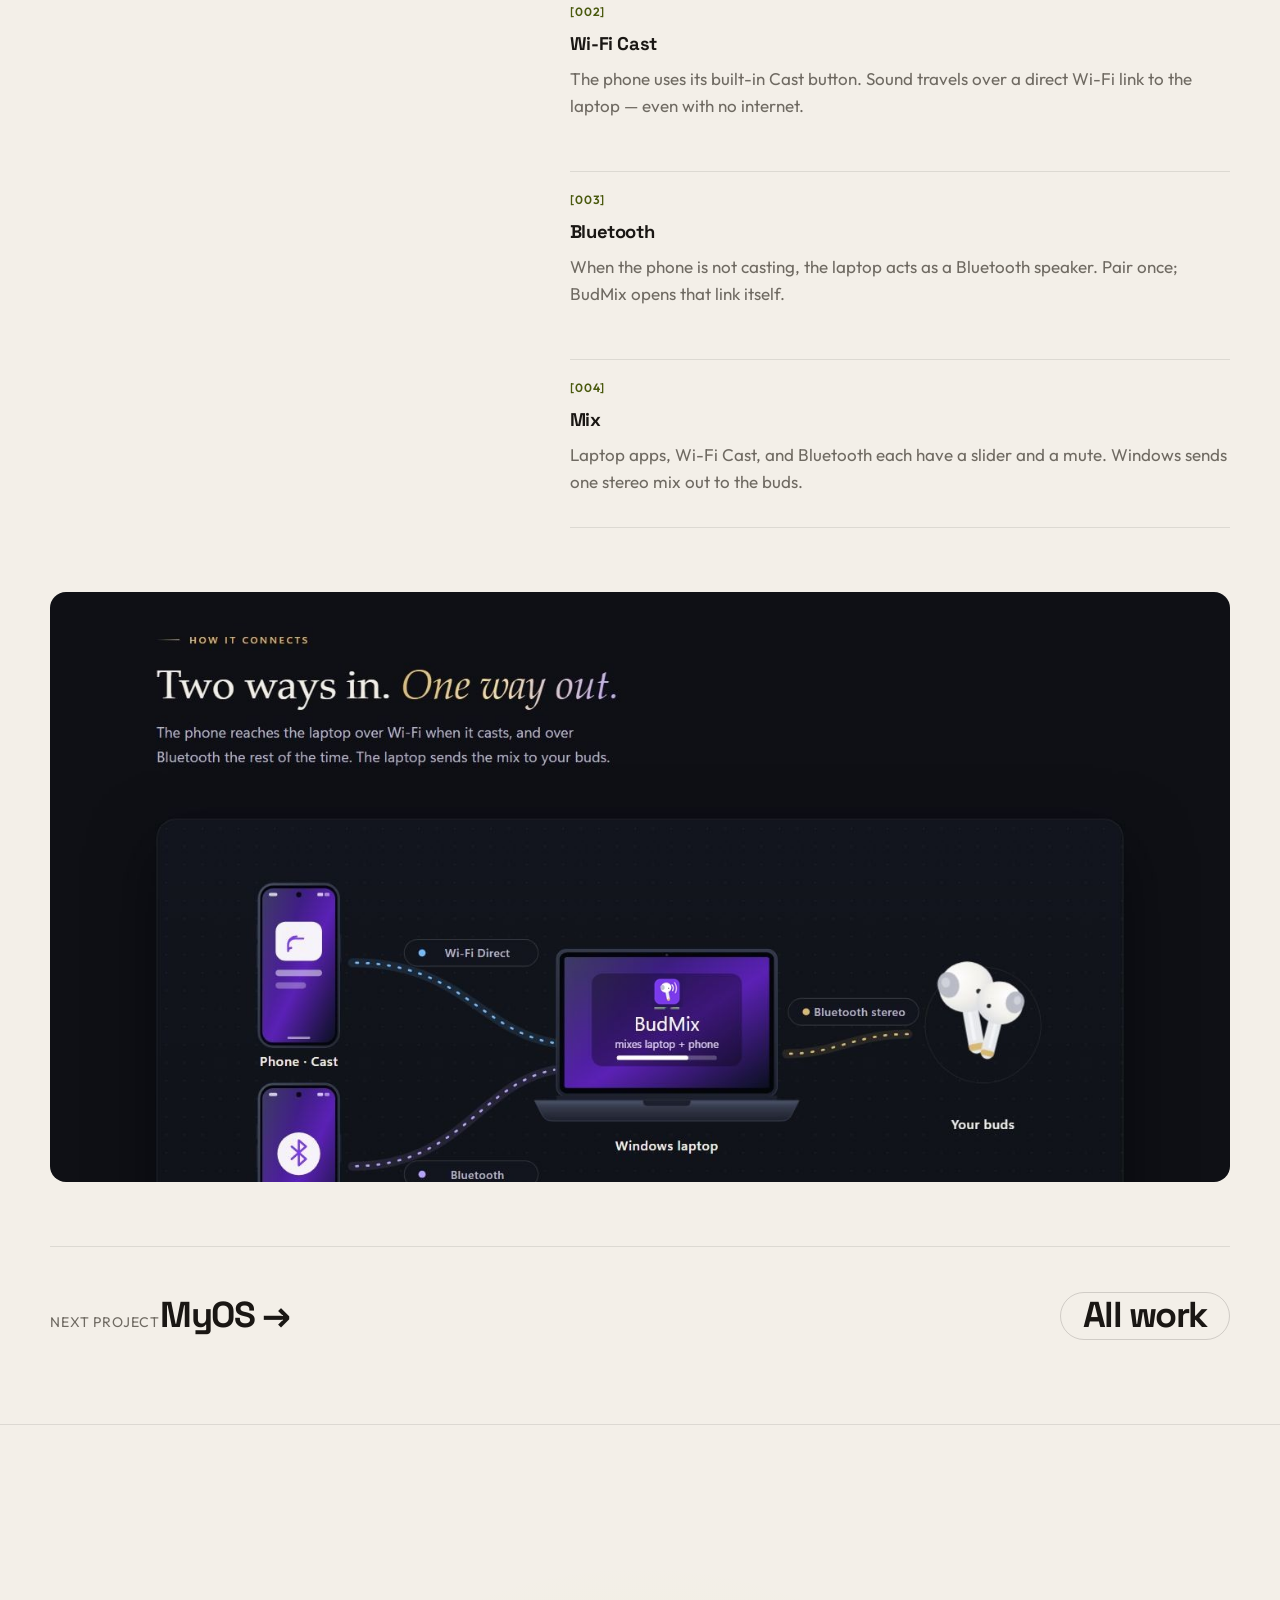
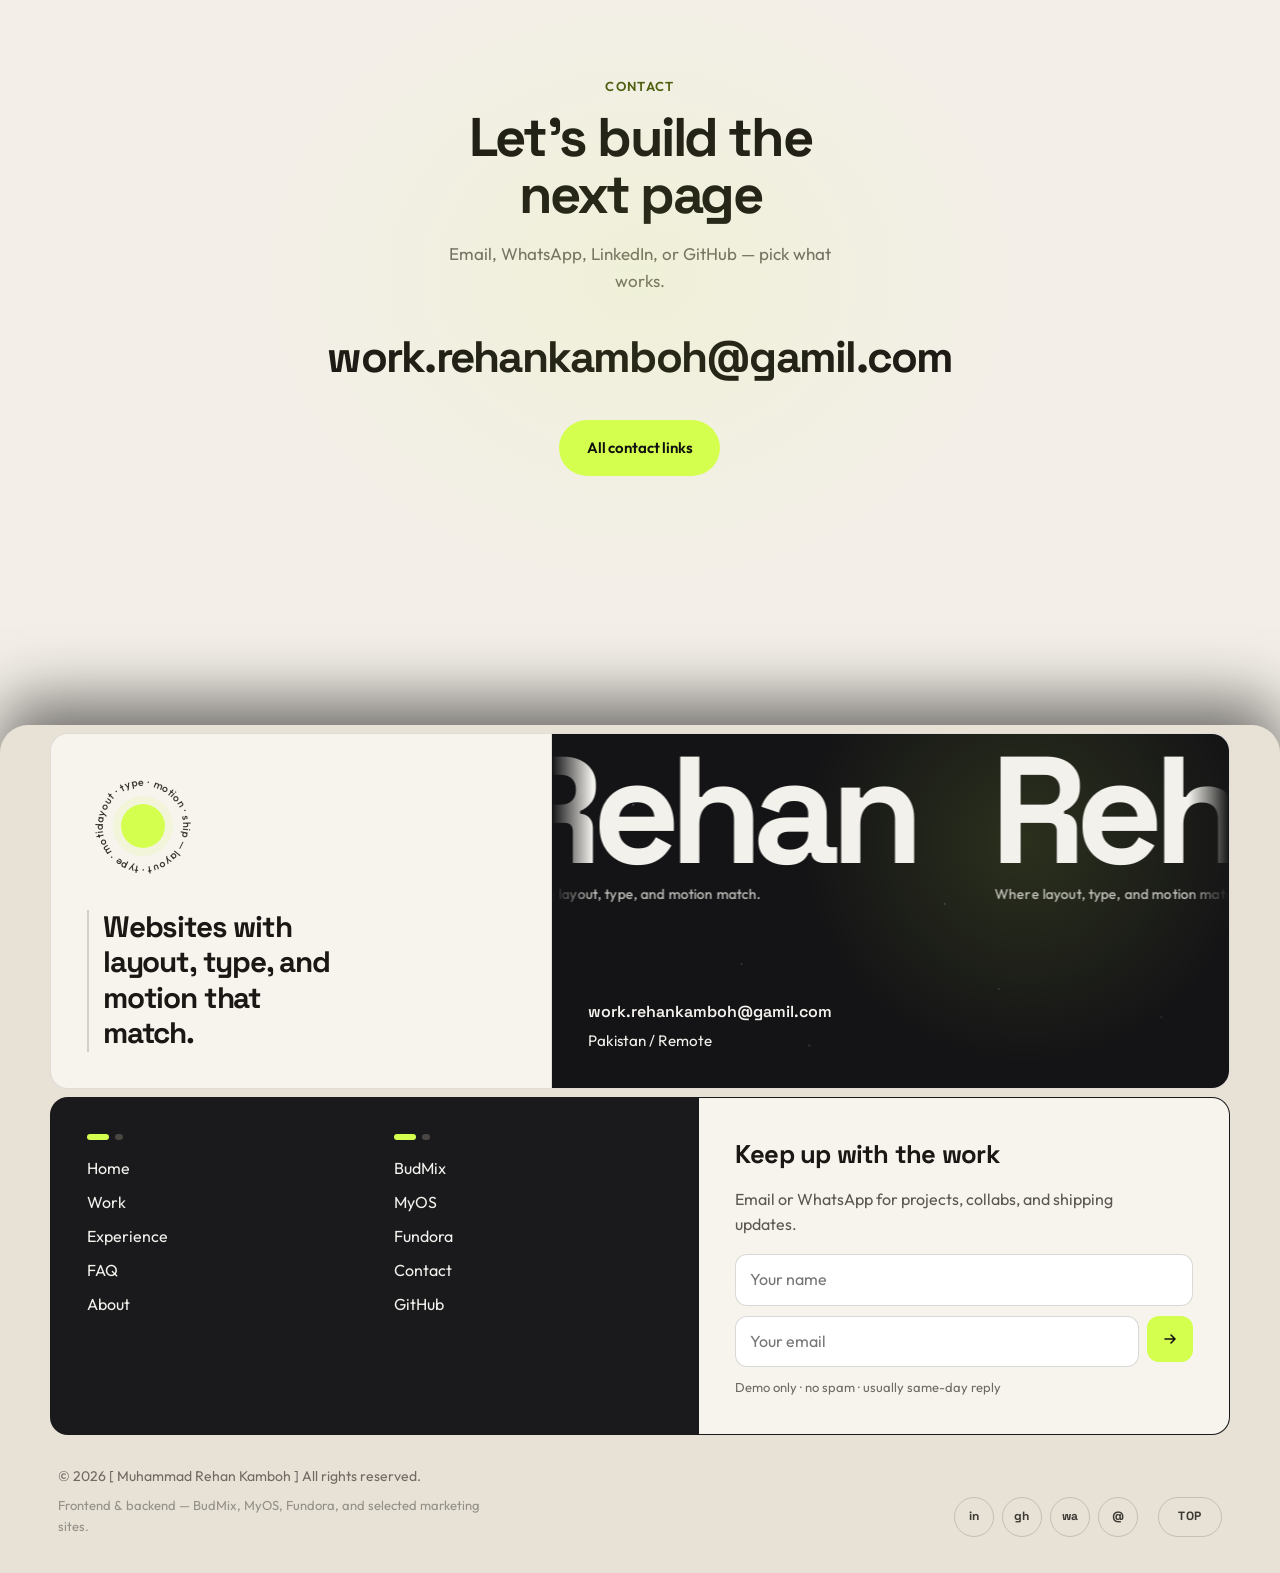
<file: project-budmix.html>
<!DOCTYPE html>
<html lang="en">
  <head>
    <meta charset="UTF-8" />
    <meta name="viewport" content="width=device-width, initial-scale=1" />
    <title>BudMix — Muhammad Rehan Kamboh</title>
    <meta name="description" content="BudMix — a Windows 11 app that plays a laptop and a phone in the same Bluetooth earbuds." />
    <link rel="icon" href="assets/logo.svg" type="image/svg+xml" />
    <script>(function(){try{var t=localStorage.getItem("vera-theme");if(localStorage.getItem("vera-theme-default")!=="light"){t="light";localStorage.setItem("vera-theme","light");localStorage.setItem("vera-theme-default","light");}document.documentElement.setAttribute("data-theme",t==="dark"?"dark":"light");}catch(e){document.documentElement.setAttribute("data-theme","light");}})();</script><link rel="stylesheet" href="css/styles.css?v=pin23" />
  </head>
  <body class="is-loading">
    <div class="scroll-progress" aria-hidden="true"><span></span></div>
    <div class="cursor" aria-hidden="true"></div>
    <div class="cursor__dot" aria-hidden="true"></div>
    <div class="boot" aria-hidden="true">
      <div class="boot__inner">
        <img class="boot__mark" src="assets/logo.svg" alt="" width="44" height="44" />
        <div class="boot__bar"><span></span></div>
      </div>
    </div>

    <header class="nav">
      <div class="nav__inner">
        <a class="brand" href="index.html" aria-label="Rehan home"><img src="assets/logo.svg" alt="" width="28" height="28" />Rehan</a>
        <nav class="nav__links" aria-label="Primary">
          <a href="work.html" aria-current="page">Work</a>
          <a href="about.html">About</a>
          <a href="contact.html">Contact</a>
        </nav>
        <div class="nav__actions">
          <a class="btn btn--ghost btn--sm" href="mailto:work.rehankamboh@gamil.com">Email</a>
          <a class="btn btn--primary btn--sm btn--magnetic" href="contact.html">Contact</a>
          <button class="theme-toggle" type="button" aria-label="Switch to dark mode"><svg class="theme-icon theme-sun" width="18" height="18" viewBox="0 0 24 24" fill="none" aria-hidden="true"><circle cx="12" cy="12" r="4.2" stroke="currentColor" stroke-width="1.7"/><path d="M12 2.8v1.8M12 19.4v1.8M2.8 12h1.8M19.4 12h1.8M5.4 5.4l1.3 1.3M17.3 17.3l1.3 1.3M18.6 5.4l-1.3 1.3M6.7 17.3l-1.3 1.3" stroke="currentColor" stroke-width="1.7" stroke-linecap="round"/></svg><svg class="theme-icon theme-moon" width="18" height="18" viewBox="0 0 24 24" fill="none" aria-hidden="true"><path d="M20.2 14.2A8.2 8.2 0 0 1 9.8 3.8 8.4 8.4 0 1 0 20.2 14.2Z" stroke="currentColor" stroke-width="1.7" stroke-linejoin="round"/></svg></button><button class="nav__toggle" type="button" aria-label="Open menu" aria-expanded="false"><span></span></button>
        </div>
      </div>
    </header>
    <div class="nav__mobile">
      <a href="work.html">Work</a><a href="about.html">About</a><a href="contact.html">Contact</a>
      <a class="btn btn--primary" href="contact.html">Contact</a>
    </div>

    <main>
      <section class="case-hero">
        <div class="container reveal">
          <span class="section__label">Case study</span>
          <h1 class="section__title">BudMix — one pair of buds for laptop and phone</h1>
          <p class="section__lead">A Windows 11 app that plays a laptop and a phone in the same Bluetooth earbuds, with nothing to install on the phone.</p>
        </div>
        <div class="case-hero__media reveal">
          <img src="assets/projects/budmix-card.jpg" alt="BudMix" width="1440" height="900" />
        </div>
      </section>

      <section class="container">
        <div class="case-meta reveal">
          <div><span>Role</span><strong>App and site</strong></div>
          <div><span>Stack</span><strong>Rust, Windows, HTML, CSS</strong></div>
          <div><span>Focus</span><strong>Audio mix, tray app</strong></div>
          <div><span>Size</span><strong>~1.6 MB · free</strong></div>
        </div>

        <div class="case-body">
          <div class="reveal"><h2>Overview</h2></div>
          <div class="reveal reveal-delay-1">
            <p>Most earbuds hold a single connection. BudMix keeps that connection on the laptop. The phone sends its sound to the laptop, and Windows mixes both so you hear them together.</p>
            <p>The app waits in the tray. It is free, open source, and about 1.6 MB. There is no account, and nothing is installed on the phone. Shortcut: <strong>Ctrl+Alt+B</strong>.</p>
          </div>
        </div>

        <div class="case-body">
          <div class="reveal"><h2>How it works</h2></div>
          <div class="reveal reveal-delay-1">
            <ol class="case-steps">
              <li><span>[001]</span><h3>Earbuds</h3><p>The buds stay paired to the laptop and become the only output. BudMix never opens their microphone, and it reconnects them after a drop, a closed case, or sleep.</p></li>
              <li><span>[002]</span><h3>Wi-Fi Cast</h3><p>The phone uses its built-in Cast button. Sound travels over a direct Wi-Fi link to the laptop — even with no internet.</p></li>
              <li><span>[003]</span><h3>Bluetooth</h3><p>When the phone is not casting, the laptop acts as a Bluetooth speaker. Pair once; BudMix opens that link itself.</p></li>
              <li><span>[004]</span><h3>Mix</h3><p>Laptop apps, Wi-Fi Cast, and Bluetooth each have a slider and a mute. Windows sends one stereo mix out to the buds.</p></li>
            </ol>
          </div>
        </div>

        <div class="case-gallery">
          <div class="case-gallery__wide reveal"><img src="assets/projects/budmix-b.jpg" alt="BudMix interface" /></div>
        </div>

        <div class="next-project reveal">
          <div><span>Next project</span><a href="project-myos.html">MyOS →</a></div>
          <a class="btn btn--ghost" href="work.html">All work</a>
        </div>
      </section>
    </main>

            
    <div class="footer-reveal">
    <section class="contact-band site-pin" id="contact">
      <div class="container">
        <span class="section__label">Contact</span>
        <h2 class="section__title">Let’s build the next page</h2>
        <p class="section__lead">Email, WhatsApp, LinkedIn, or GitHub — pick what works.</p>
        <a class="contact-band__mail" href="mailto:work.rehankamboh@gamil.com">work.rehankamboh@gamil.com</a>
        <div>
          <a class="btn btn--primary btn--lg btn--magnetic" href="contact.html">All contact links</a>
        </div>
      </div>
    </section>
    <footer class="footer site-footer-rise">
      <div class="footer-shell">
        <div class="footer-bento" data-footer-reveal>
          <div class="footer-bento__msg">
            <div class="footer-ring" aria-hidden="true">
              <div class="footer-ring__spin">
                <svg viewBox="0 0 100 100">
                  <defs>
                    <path id="footer-curve" d="M 50 50 m -36 0 a 36 36 0 1 1 72 0 a 36 36 0 1 1 -72 0" />
                  </defs>
                  <text>
                    <textPath href="#footer-curve" startOffset="0">layout · type · motion · ship — layout · type · motion · ship —</textPath>
                  </text>
                </svg>
              </div>
              <span class="footer-ring__dot"></span>
            </div>
            <p class="footer-slogan">Websites with layout, type, and motion that match.</p>
          </div>
          <div class="footer-bento__brand">
            <div class="footer-bento__stars" aria-hidden="true"></div>
            <div class="footer-mega" aria-hidden="true">
              <div class="footer-mega__viewport">
                <div class="footer-mega__track" data-mega-track>
                  <div class="footer-mega__item"><span class="footer-mega__name">Rehan</span><span class="footer-mega__tag">Where layout, type, and motion match.</span></div>
                  <div class="footer-mega__item"><span class="footer-mega__name">Rehan</span><span class="footer-mega__tag">Where layout, type, and motion match.</span></div>
                  <div class="footer-mega__item"><span class="footer-mega__name">Rehan</span><span class="footer-mega__tag">Where layout, type, and motion match.</span></div>
                  <div class="footer-mega__item"><span class="footer-mega__name">Rehan</span><span class="footer-mega__tag">Where layout, type, and motion match.</span></div>
                </div>
              </div>
            </div>
            <div class="footer-bento__meta">
              <a class="footer-link" href="mailto:work.rehankamboh@gamil.com"><span>work.rehankamboh@gamil.com</span><span class="footer-link__fill" aria-hidden="true">work.rehankamboh@gamil.com</span></a>
              <p>Pakistan / Remote</p>
            </div>
          </div>
        </div>

        <div class="footer-mid" data-footer-reveal>
          <div class="footer-nav">
            <div class="footer-nav__col">
              <span class="footer-nav__steps" aria-hidden="true"><i></i><i></i></span>
              <a class="footer-link" href="index.html"><span>Home</span><span class="footer-link__fill" aria-hidden="true">Home</span></a>
              <a class="footer-link" href="work.html"><span>Work</span><span class="footer-link__fill" aria-hidden="true">Work</span></a>
              <a class="footer-link" href="index.html#experience"><span>Experience</span><span class="footer-link__fill" aria-hidden="true">Experience</span></a>
              <a class="footer-link" href="index.html#faq"><span>FAQ</span><span class="footer-link__fill" aria-hidden="true">FAQ</span></a>
              <a class="footer-link" href="about.html"><span>About</span><span class="footer-link__fill" aria-hidden="true">About</span></a>
            </div>
            <div class="footer-nav__col">
              <span class="footer-nav__steps" aria-hidden="true"><i></i><i></i></span>
              <a class="footer-link" href="project-budmix.html"><span>BudMix</span><span class="footer-link__fill" aria-hidden="true">BudMix</span></a>
              <a class="footer-link" href="project-myos.html"><span>MyOS</span><span class="footer-link__fill" aria-hidden="true">MyOS</span></a>
              <a class="footer-link" href="project-fundora.html"><span>Fundora</span><span class="footer-link__fill" aria-hidden="true">Fundora</span></a>
              <a class="footer-link" href="contact.html"><span>Contact</span><span class="footer-link__fill" aria-hidden="true">Contact</span></a>
              <a class="footer-link" href="https://github.com/Mrehankamboh" target="_blank" rel="noopener"><span>GitHub</span><span class="footer-link__fill" aria-hidden="true">GitHub</span></a>
            </div>
          </div>

          <div class="footer-news">
            <h3>Keep up with the work</h3>
            <p>Email or WhatsApp for projects, collabs, and shipping updates.</p>
            <form class="footer-news__form" action="#" method="post">
              <label class="visually-hidden" for="footer-name">Name</label>
              <input id="footer-name" name="name" type="text" placeholder="Your name" autocomplete="name" />
              <label class="visually-hidden" for="footer-email">Email</label>
              <div class="footer-news__row">
                <input id="footer-email" name="email" type="email" placeholder="Your email" autocomplete="email" />
                <button class="footer-news__submit" type="submit" aria-label="Submit">
                  <svg viewBox="0 0 16 16" fill="none" aria-hidden="true"><path d="M3 8h10M9 4l4 4-4 4" stroke="currentColor" stroke-width="1.6" stroke-linecap="round" stroke-linejoin="round"/></svg>
                </button>
              </div>
              <p class="footer-news__note">Demo only · no spam · usually same-day reply</p>
            </form>
          </div>
        </div>

        <div class="footer-bottom" data-footer-reveal>
          <div class="footer-bottom__copy">
            <p>© <span data-year>2026</span> [ Muhammad Rehan Kamboh ] All rights reserved.</p>
            <p class="footer-bottom__reg">Frontend &amp; backend — BudMix, MyOS, Fundora, and selected marketing sites.</p>
          </div>
          <div class="footer-social">
            <a href="https://www.linkedin.com/in/muhammad-rehan-223225436/" target="_blank" rel="noopener" aria-label="LinkedIn">in</a>
            <a href="https://github.com/Mrehankamboh" target="_blank" rel="noopener" aria-label="GitHub">gh</a>
            <a href="https://wa.me/923280865468" target="_blank" rel="noopener" aria-label="WhatsApp">wa</a>
            <a href="mailto:work.rehankamboh@gamil.com" aria-label="Email">@</a>
          </div>
          <a class="footer-top" href="#">TOP</a>
        </div>
      </div>
    </footer>
    </div>
    <script src="js/main.js?v=pin23"></script>
  </body>
</html>
</file>
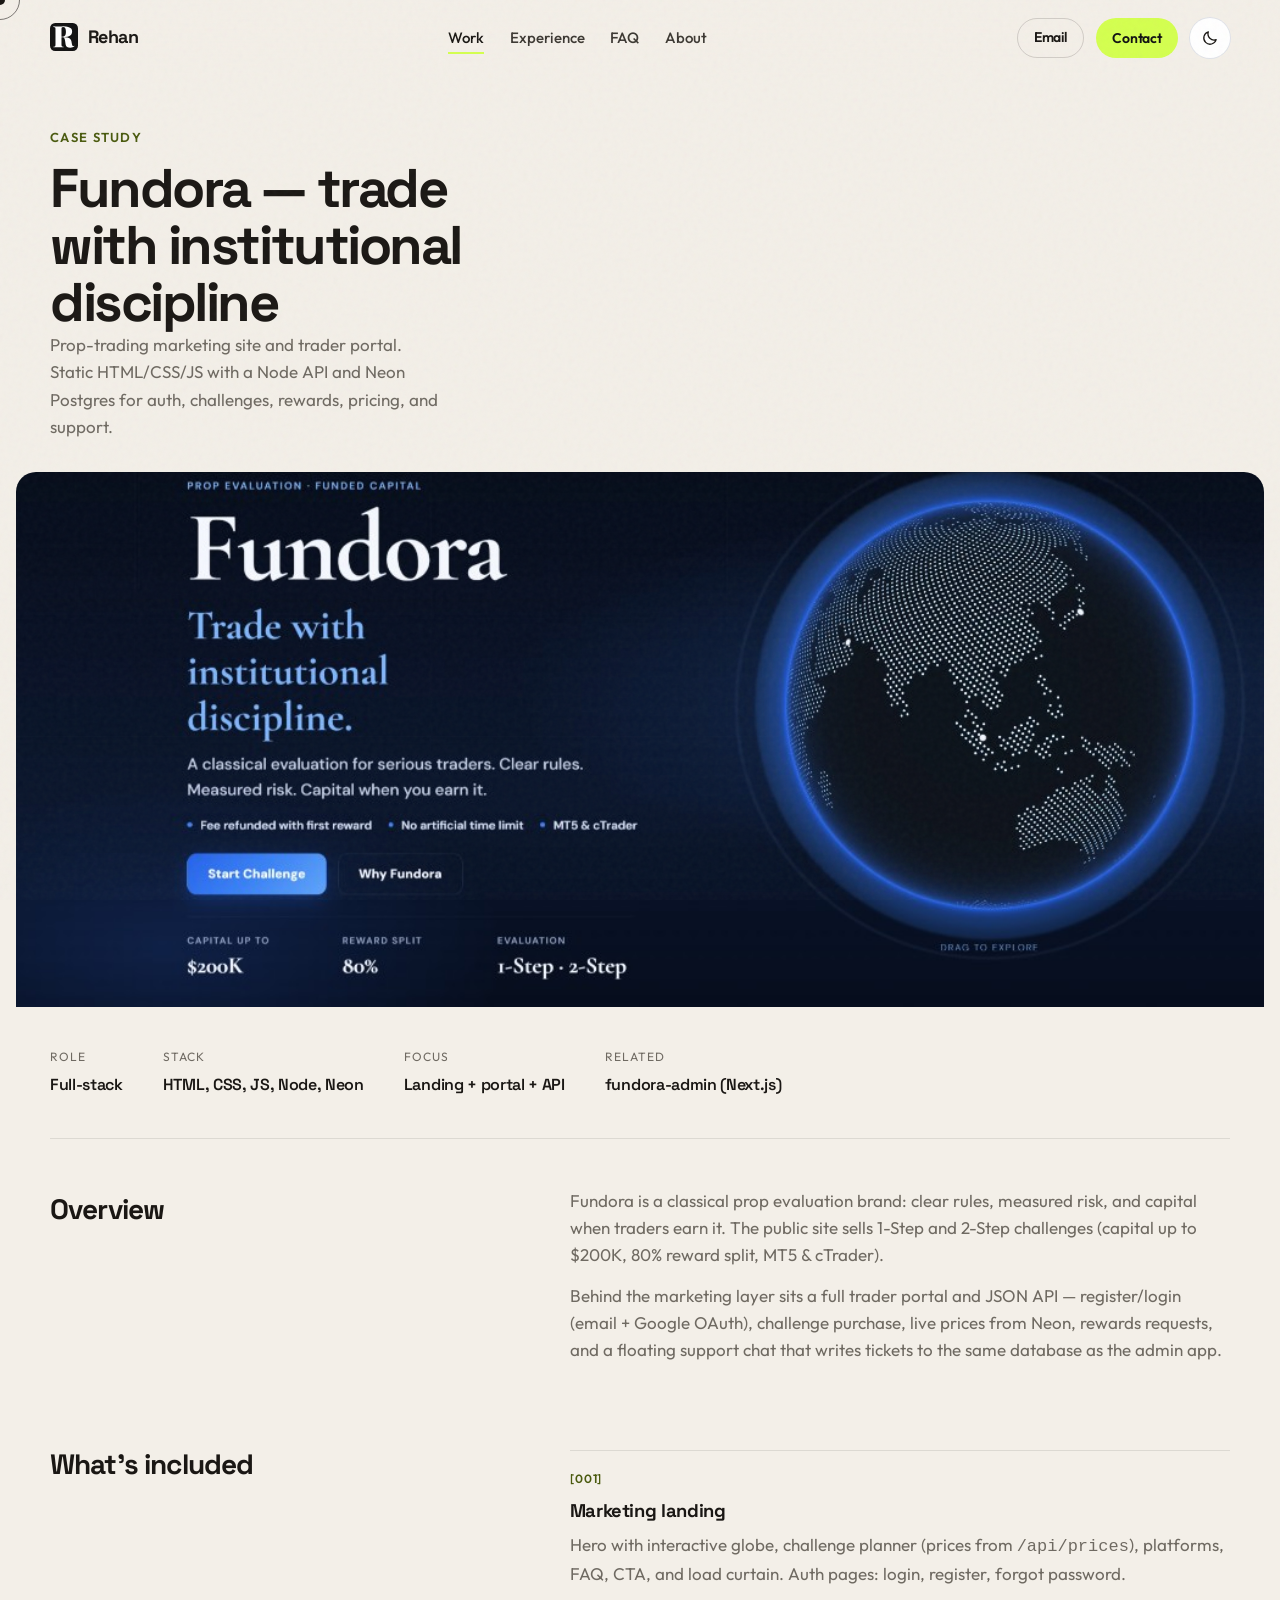
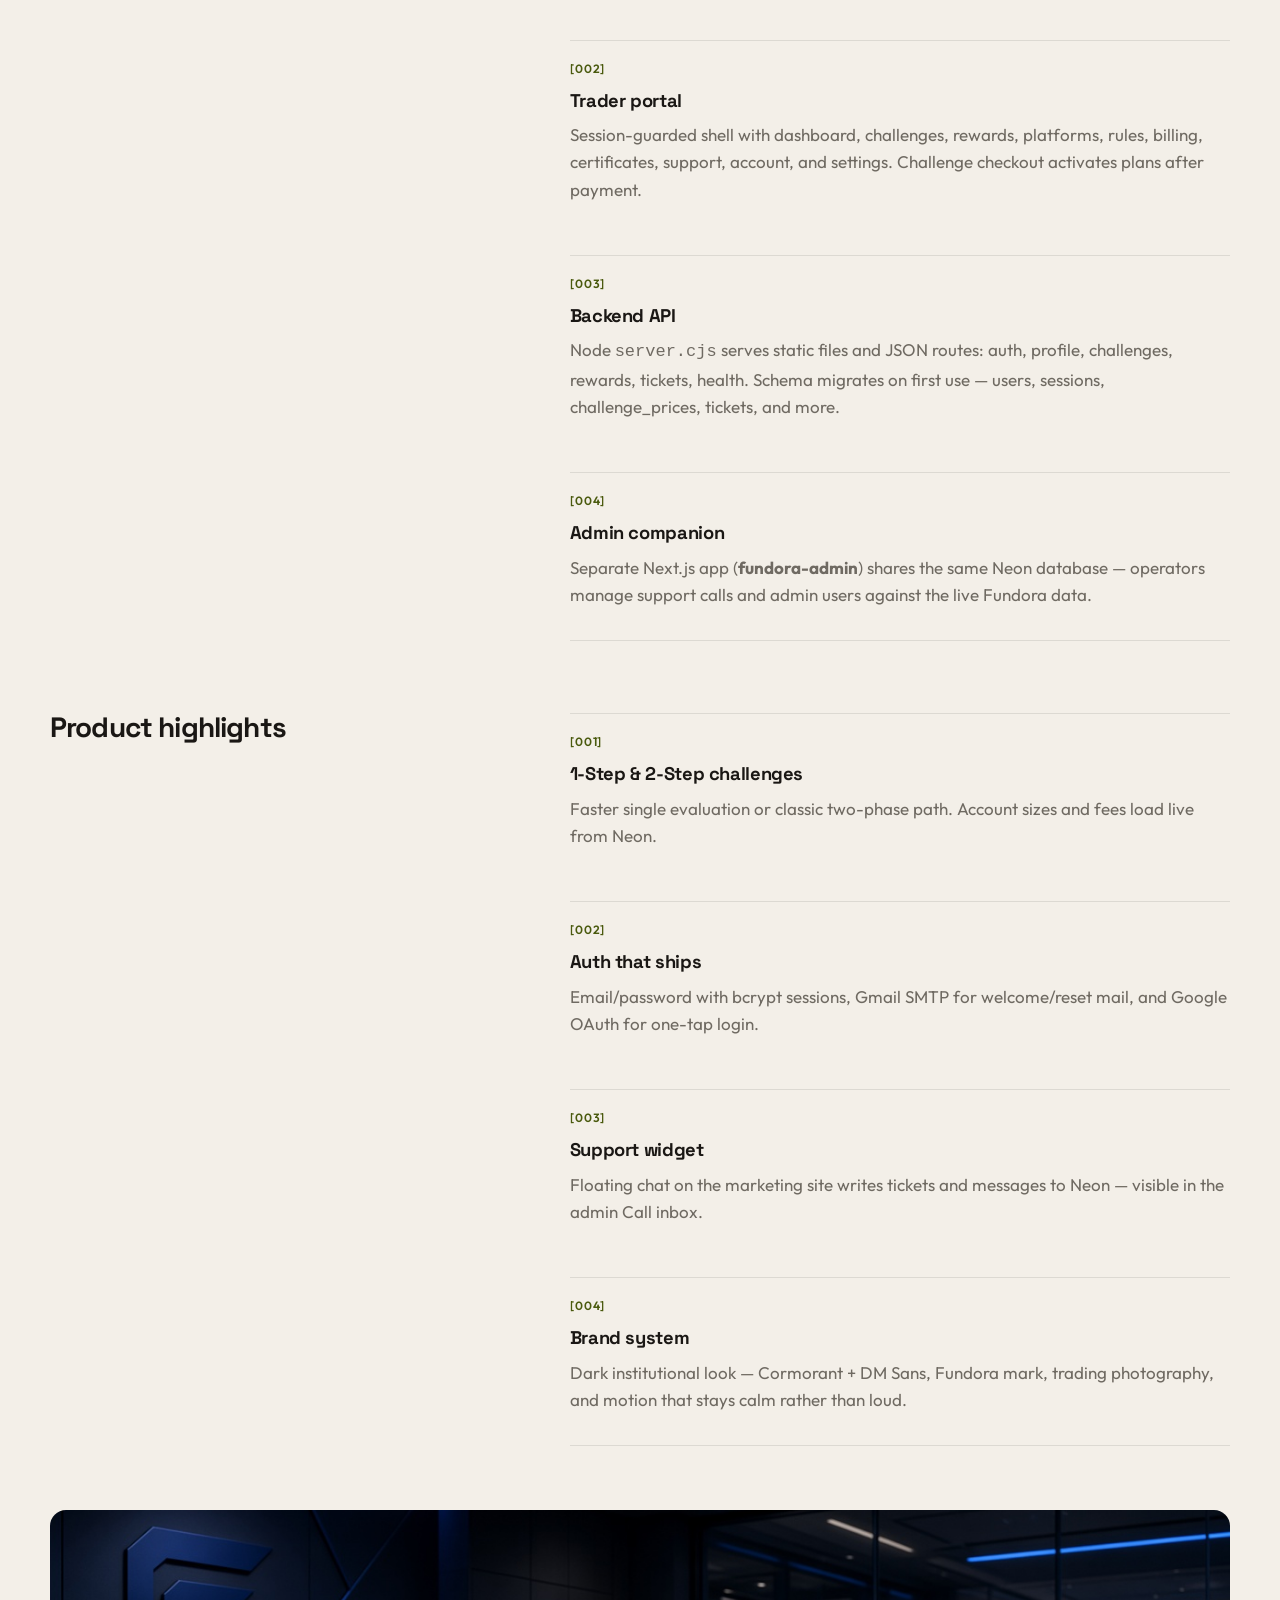
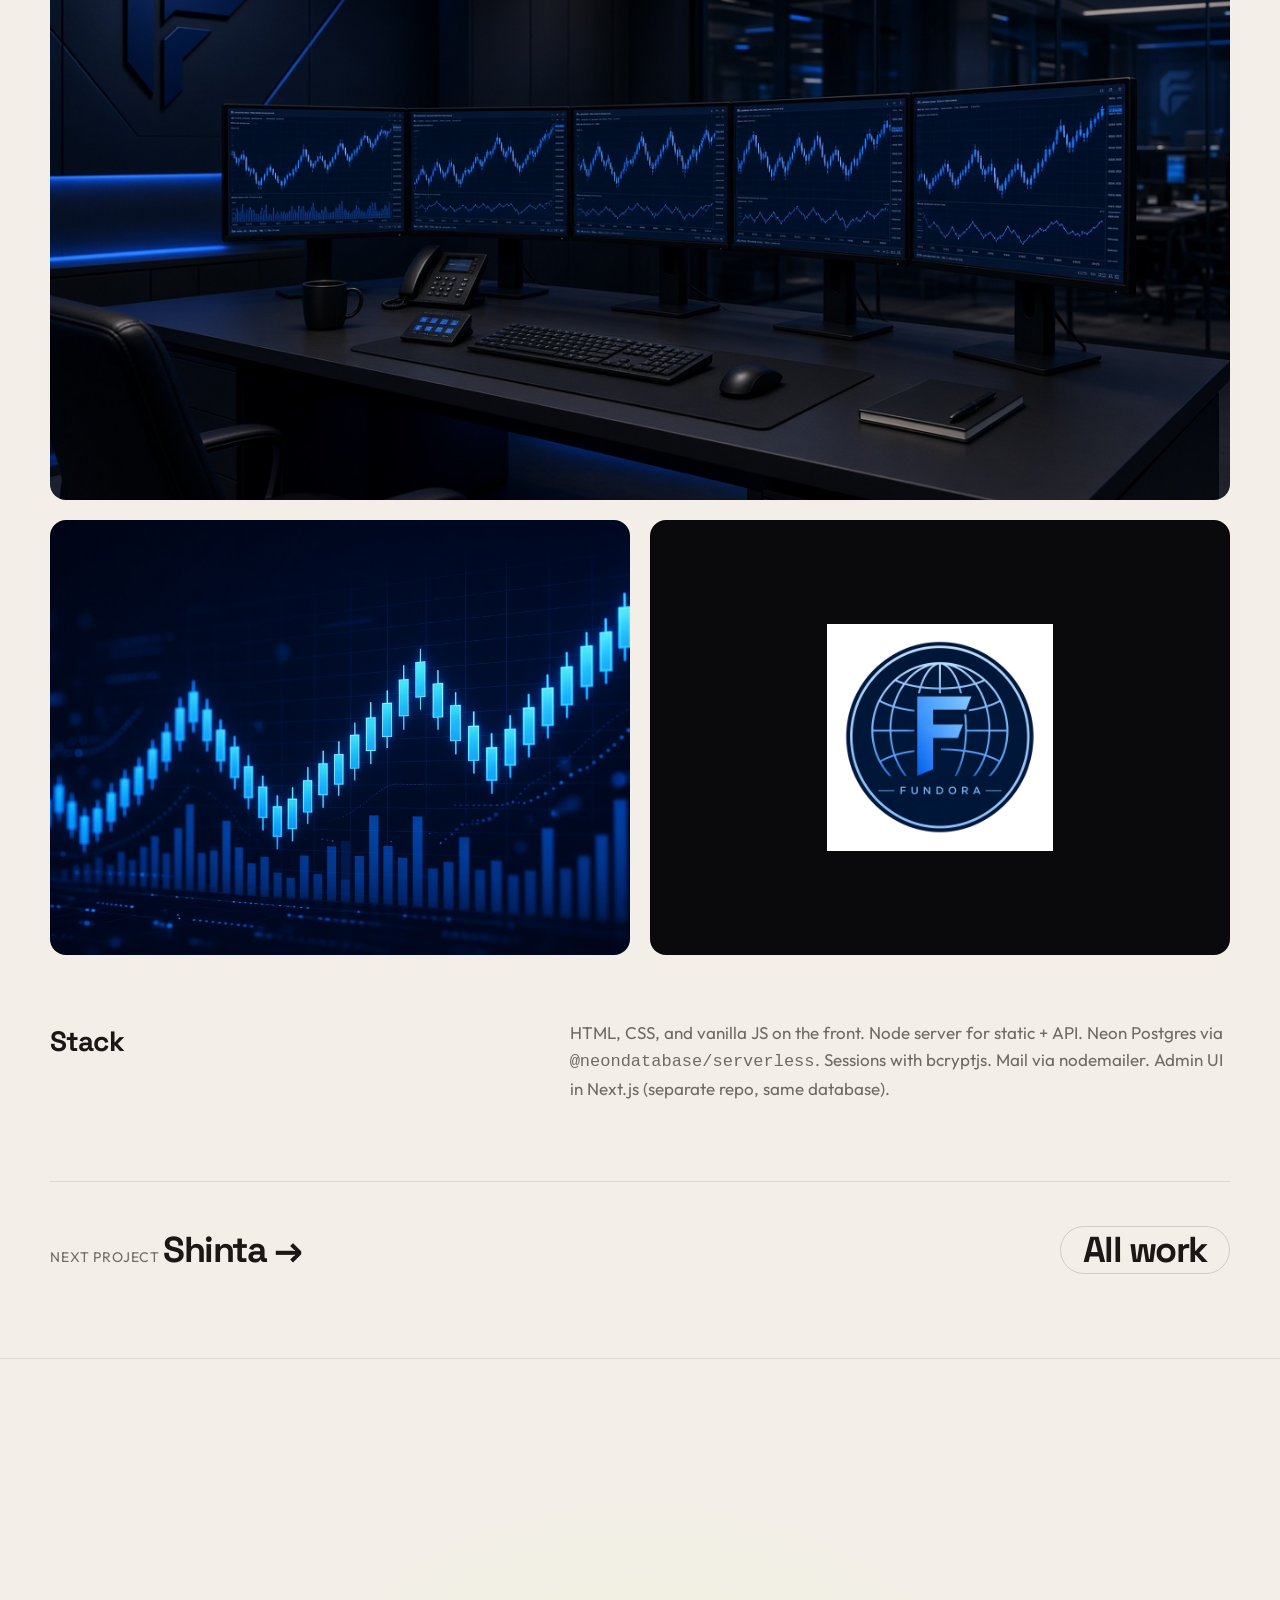
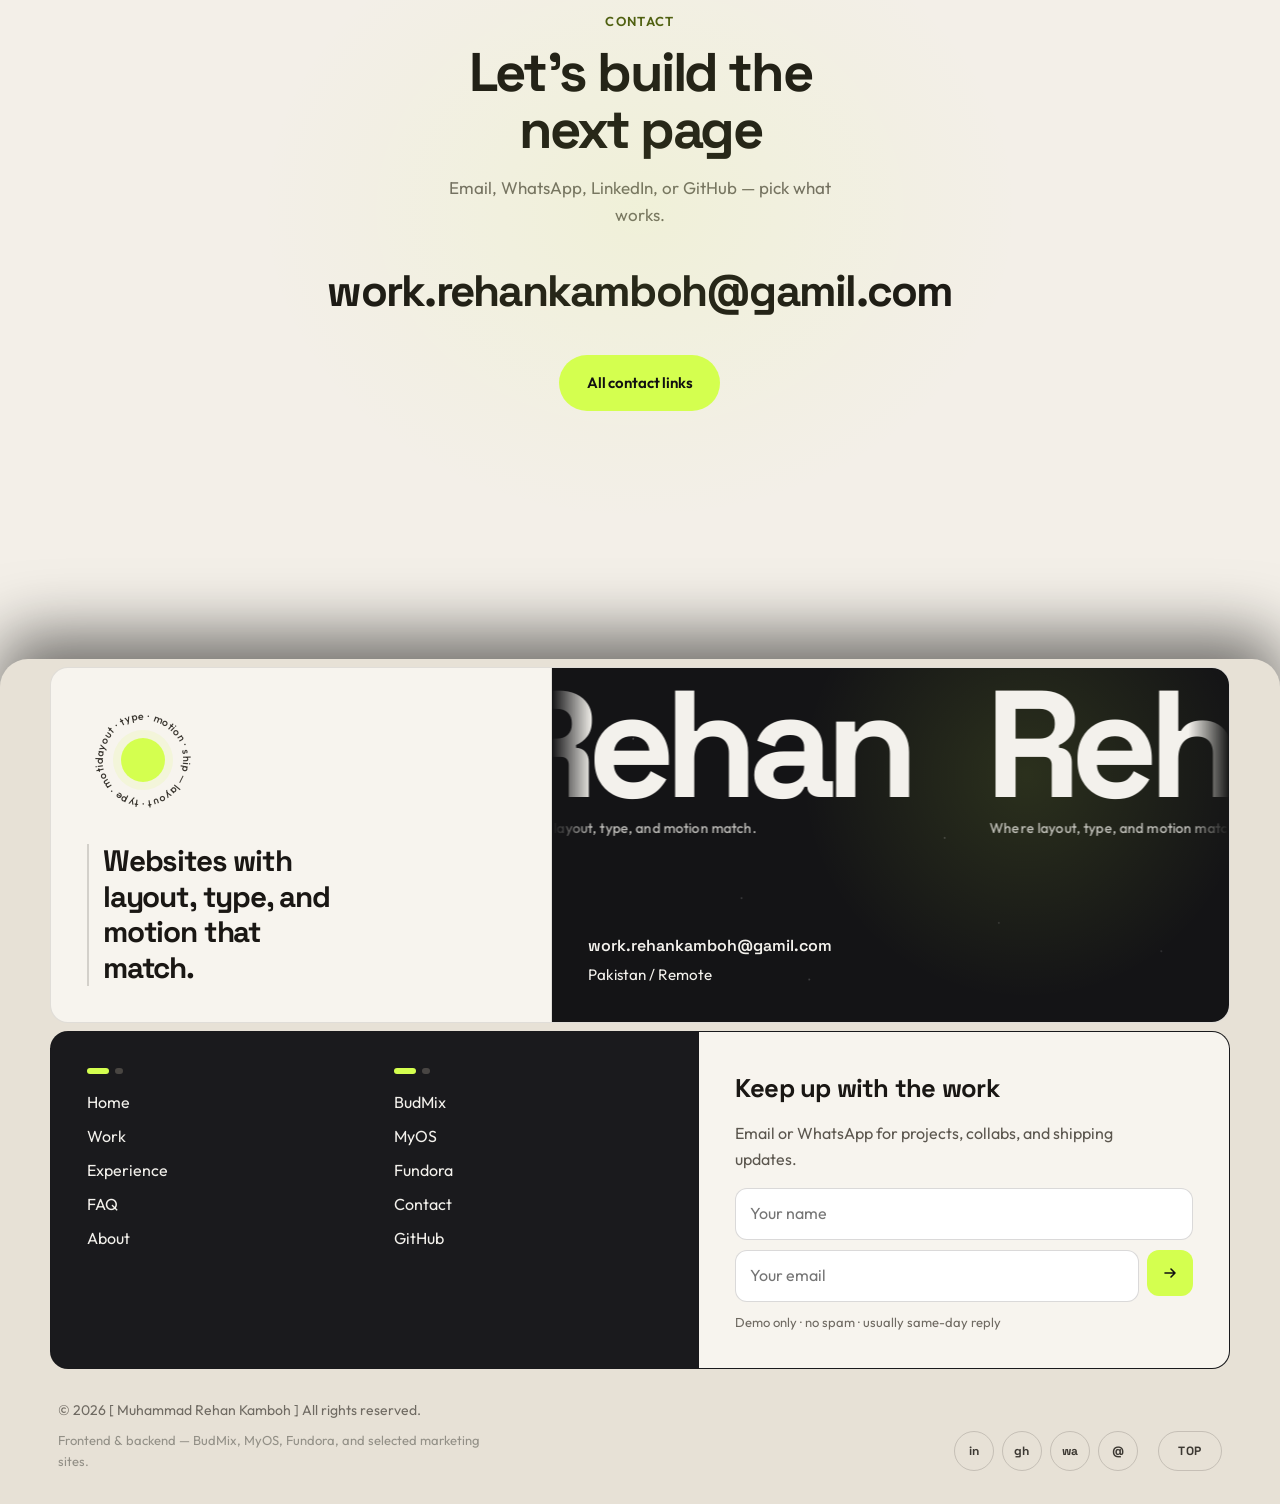
<file: project-fundora.html>
<!DOCTYPE html>
<html lang="en">
  <head>
    <meta charset="UTF-8" />
    <meta name="viewport" content="width=device-width, initial-scale=1" />
    <title>Fundora — Muhammad Rehan Kamboh</title>
    <meta
      name="description"
      content="Fundora — prop-trading marketing site, trader portal, and Neon-backed API by Muhammad Rehan Kamboh."
    />
    <link rel="icon" href="assets/logo.svg" type="image/svg+xml" />
    <script>(function(){try{var t=localStorage.getItem("vera-theme");if(localStorage.getItem("vera-theme-default")!=="light"){t="light";localStorage.setItem("vera-theme","light");localStorage.setItem("vera-theme-default","light");}document.documentElement.setAttribute("data-theme",t==="dark"?"dark":"light");}catch(e){document.documentElement.setAttribute("data-theme","light");}})();</script><link rel="stylesheet" href="css/styles.css?v=pin23" />
  </head>
  <body class="is-loading">
    <div class="scroll-progress" aria-hidden="true"><span></span></div>
    <div class="cursor" aria-hidden="true"></div>
    <div class="cursor__dot" aria-hidden="true"></div>
    <div class="boot" aria-hidden="true">
      <div class="boot__inner">
        <img class="boot__mark" src="assets/logo.svg" alt="" width="44" height="44" />
        <div class="boot__bar"><span></span></div>
      </div>
    </div>

    <header class="nav">
      <div class="nav__inner">
        <a class="brand" href="index.html" aria-label="Rehan home">
          <img src="assets/logo.svg" alt="" width="28" height="28" />
          Rehan
        </a>
        <nav class="nav__links" aria-label="Primary">
          <a href="work.html" aria-current="page">Work</a>
          <a href="index.html#experience">Experience</a>
          <a href="index.html#faq">FAQ</a>
          <a href="about.html">About</a>
        </nav>
        <div class="nav__actions">
          <a class="btn btn--ghost btn--sm" href="mailto:work.rehankamboh@gamil.com">Email</a>
          <a class="btn btn--primary btn--sm btn--magnetic" href="contact.html">Contact</a>
          <button class="theme-toggle" type="button" aria-label="Switch to dark mode"><svg class="theme-icon theme-sun" width="18" height="18" viewBox="0 0 24 24" fill="none" aria-hidden="true"><circle cx="12" cy="12" r="4.2" stroke="currentColor" stroke-width="1.7"/><path d="M12 2.8v1.8M12 19.4v1.8M2.8 12h1.8M19.4 12h1.8M5.4 5.4l1.3 1.3M17.3 17.3l1.3 1.3M18.6 5.4l-1.3 1.3M6.7 17.3l-1.3 1.3" stroke="currentColor" stroke-width="1.7" stroke-linecap="round"/></svg><svg class="theme-icon theme-moon" width="18" height="18" viewBox="0 0 24 24" fill="none" aria-hidden="true"><path d="M20.2 14.2A8.2 8.2 0 0 1 9.8 3.8 8.4 8.4 0 1 0 20.2 14.2Z" stroke="currentColor" stroke-width="1.7" stroke-linejoin="round"/></svg></button><button class="nav__toggle" type="button" aria-label="Open menu" aria-expanded="false"><span></span></button>
        </div>
      </div>
    </header>
    <div class="nav__mobile">
      <a href="work.html">Work</a>
      <a href="index.html#experience">Experience</a>
      <a href="index.html#faq">FAQ</a>
      <a href="about.html">About</a>
      <a class="btn btn--primary" href="contact.html">Contact</a>
    </div>

    <main>
      <section class="case-hero">
        <div class="container reveal">
          <span class="section__label">Case study</span>
          <h1 class="section__title">Fundora — trade with institutional discipline</h1>
          <p class="section__lead">
            Prop-trading marketing site and trader portal. Static HTML/CSS/JS with a Node API and Neon Postgres for auth,
            challenges, rewards, pricing, and support.
          </p>
        </div>
        <div class="case-hero__media reveal">
          <img src="assets/projects/fundora-hero.png?v=3" alt="Fundora marketing hero" width="1024" height="582" />
        </div>
      </section>

      <section class="container">
        <div class="case-meta reveal">
          <div><span>Role</span><strong>Full-stack</strong></div>
          <div><span>Stack</span><strong>HTML, CSS, JS, Node, Neon</strong></div>
          <div><span>Focus</span><strong>Landing + portal + API</strong></div>
          <div><span>Related</span><strong>fundora-admin (Next.js)</strong></div>
        </div>

        <div class="case-body">
          <div class="reveal"><h2>Overview</h2></div>
          <div class="reveal reveal-delay-1">
            <p>
              Fundora is a classical prop evaluation brand: clear rules, measured risk, and capital when traders earn it.
              The public site sells 1-Step and 2-Step challenges (capital up to $200K, 80% reward split, MT5 &amp; cTrader).
            </p>
            <p>
              Behind the marketing layer sits a full trader portal and JSON API — register/login (email + Google OAuth),
              challenge purchase, live prices from Neon, rewards requests, and a floating support chat that writes tickets
              to the same database as the admin app.
            </p>
          </div>
        </div>

        <div class="case-body">
          <div class="reveal"><h2>What’s included</h2></div>
          <div class="reveal reveal-delay-1">
            <ol class="case-steps">
              <li>
                <span>[001]</span>
                <h3>Marketing landing</h3>
                <p>
                  Hero with interactive globe, challenge planner (prices from <code>/api/prices</code>), platforms, FAQ,
                  CTA, and load curtain. Auth pages: login, register, forgot password.
                </p>
              </li>
              <li>
                <span>[002]</span>
                <h3>Trader portal</h3>
                <p>
                  Session-guarded shell with dashboard, challenges, rewards, platforms, rules, billing, certificates,
                  support, account, and settings. Challenge checkout activates plans after payment.
                </p>
              </li>
              <li>
                <span>[003]</span>
                <h3>Backend API</h3>
                <p>
                  Node <code>server.cjs</code> serves static files and JSON routes: auth, profile, challenges, rewards,
                  tickets, health. Schema migrates on first use — users, sessions, challenge_prices, tickets, and more.
                </p>
              </li>
              <li>
                <span>[004]</span>
                <h3>Admin companion</h3>
                <p>
                  Separate Next.js app (<strong>fundora-admin</strong>) shares the same Neon database — operators manage
                  support calls and admin users against the live Fundora data.
                </p>
              </li>
            </ol>
          </div>
        </div>

        <div class="case-body">
          <div class="reveal"><h2>Product highlights</h2></div>
          <div class="reveal reveal-delay-1">
            <ol class="case-steps">
              <li>
                <span>[001]</span>
                <h3>1-Step &amp; 2-Step challenges</h3>
                <p>Faster single evaluation or classic two-phase path. Account sizes and fees load live from Neon.</p>
              </li>
              <li>
                <span>[002]</span>
                <h3>Auth that ships</h3>
                <p>Email/password with bcrypt sessions, Gmail SMTP for welcome/reset mail, and Google OAuth for one-tap login.</p>
              </li>
              <li>
                <span>[003]</span>
                <h3>Support widget</h3>
                <p>Floating chat on the marketing site writes tickets and messages to Neon — visible in the admin Call inbox.</p>
              </li>
              <li>
                <span>[004]</span>
                <h3>Brand system</h3>
                <p>
                  Dark institutional look — Cormorant + DM Sans, Fundora mark, trading photography, and motion that stays
                  calm rather than loud.
                </p>
              </li>
            </ol>
          </div>
        </div>

        <div class="case-gallery">
          <div class="case-gallery__wide reveal">
            <img src="assets/projects/trading-desk.jpg" alt="Fundora desk atmosphere" />
          </div>
          <div class="case-gallery__pair">
            <div class="reveal">
              <img src="assets/projects/trading-chart.jpg" alt="Fundora chart visual" />
            </div>
            <div class="reveal reveal-delay-1">
              <img src="assets/projects/logo-fundora.jpg" alt="Fundora logo" style="object-fit: contain; background: #0a0a0c; padding: 18%" />
            </div>
          </div>
        </div>

        <div class="case-body">
          <div class="reveal"><h2>Stack</h2></div>
          <div class="reveal reveal-delay-1">
            <p>
              HTML, CSS, and vanilla JS on the front. Node server for static + API. Neon Postgres via
              <code>@neondatabase/serverless</code>. Sessions with bcryptjs. Mail via nodemailer. Admin UI in Next.js
              (separate repo, same database).
            </p>
          </div>
        </div>

        <div class="next-project reveal">
          <div>
            <span>Next project</span>
            <a href="project-shinta.html">Shinta →</a>
          </div>
          <a class="btn btn--ghost" href="work.html">All work</a>
        </div>
      </section>
    </main>

            
    <div class="footer-reveal">
    <section class="contact-band site-pin" id="contact">
      <div class="container">
        <span class="section__label">Contact</span>
        <h2 class="section__title">Let’s build the next page</h2>
        <p class="section__lead">Email, WhatsApp, LinkedIn, or GitHub — pick what works.</p>
        <a class="contact-band__mail" href="mailto:work.rehankamboh@gamil.com">work.rehankamboh@gamil.com</a>
        <div>
          <a class="btn btn--primary btn--lg btn--magnetic" href="contact.html">All contact links</a>
        </div>
      </div>
    </section>
    <footer class="footer site-footer-rise">
      <div class="footer-shell">
        <div class="footer-bento" data-footer-reveal>
          <div class="footer-bento__msg">
            <div class="footer-ring" aria-hidden="true">
              <div class="footer-ring__spin">
                <svg viewBox="0 0 100 100">
                  <defs>
                    <path id="footer-curve" d="M 50 50 m -36 0 a 36 36 0 1 1 72 0 a 36 36 0 1 1 -72 0" />
                  </defs>
                  <text>
                    <textPath href="#footer-curve" startOffset="0">layout · type · motion · ship — layout · type · motion · ship —</textPath>
                  </text>
                </svg>
              </div>
              <span class="footer-ring__dot"></span>
            </div>
            <p class="footer-slogan">Websites with layout, type, and motion that match.</p>
          </div>
          <div class="footer-bento__brand">
            <div class="footer-bento__stars" aria-hidden="true"></div>
            <div class="footer-mega" aria-hidden="true">
              <div class="footer-mega__viewport">
                <div class="footer-mega__track" data-mega-track>
                  <div class="footer-mega__item"><span class="footer-mega__name">Rehan</span><span class="footer-mega__tag">Where layout, type, and motion match.</span></div>
                  <div class="footer-mega__item"><span class="footer-mega__name">Rehan</span><span class="footer-mega__tag">Where layout, type, and motion match.</span></div>
                  <div class="footer-mega__item"><span class="footer-mega__name">Rehan</span><span class="footer-mega__tag">Where layout, type, and motion match.</span></div>
                  <div class="footer-mega__item"><span class="footer-mega__name">Rehan</span><span class="footer-mega__tag">Where layout, type, and motion match.</span></div>
                </div>
              </div>
            </div>
            <div class="footer-bento__meta">
              <a class="footer-link" href="mailto:work.rehankamboh@gamil.com"><span>work.rehankamboh@gamil.com</span><span class="footer-link__fill" aria-hidden="true">work.rehankamboh@gamil.com</span></a>
              <p>Pakistan / Remote</p>
            </div>
          </div>
        </div>

        <div class="footer-mid" data-footer-reveal>
          <div class="footer-nav">
            <div class="footer-nav__col">
              <span class="footer-nav__steps" aria-hidden="true"><i></i><i></i></span>
              <a class="footer-link" href="index.html"><span>Home</span><span class="footer-link__fill" aria-hidden="true">Home</span></a>
              <a class="footer-link" href="work.html"><span>Work</span><span class="footer-link__fill" aria-hidden="true">Work</span></a>
              <a class="footer-link" href="index.html#experience"><span>Experience</span><span class="footer-link__fill" aria-hidden="true">Experience</span></a>
              <a class="footer-link" href="index.html#faq"><span>FAQ</span><span class="footer-link__fill" aria-hidden="true">FAQ</span></a>
              <a class="footer-link" href="about.html"><span>About</span><span class="footer-link__fill" aria-hidden="true">About</span></a>
            </div>
            <div class="footer-nav__col">
              <span class="footer-nav__steps" aria-hidden="true"><i></i><i></i></span>
              <a class="footer-link" href="project-budmix.html"><span>BudMix</span><span class="footer-link__fill" aria-hidden="true">BudMix</span></a>
              <a class="footer-link" href="project-myos.html"><span>MyOS</span><span class="footer-link__fill" aria-hidden="true">MyOS</span></a>
              <a class="footer-link" href="project-fundora.html"><span>Fundora</span><span class="footer-link__fill" aria-hidden="true">Fundora</span></a>
              <a class="footer-link" href="contact.html"><span>Contact</span><span class="footer-link__fill" aria-hidden="true">Contact</span></a>
              <a class="footer-link" href="https://github.com/Mrehankamboh" target="_blank" rel="noopener"><span>GitHub</span><span class="footer-link__fill" aria-hidden="true">GitHub</span></a>
            </div>
          </div>

          <div class="footer-news">
            <h3>Keep up with the work</h3>
            <p>Email or WhatsApp for projects, collabs, and shipping updates.</p>
            <form class="footer-news__form" action="#" method="post">
              <label class="visually-hidden" for="footer-name">Name</label>
              <input id="footer-name" name="name" type="text" placeholder="Your name" autocomplete="name" />
              <label class="visually-hidden" for="footer-email">Email</label>
              <div class="footer-news__row">
                <input id="footer-email" name="email" type="email" placeholder="Your email" autocomplete="email" />
                <button class="footer-news__submit" type="submit" aria-label="Submit">
                  <svg viewBox="0 0 16 16" fill="none" aria-hidden="true"><path d="M3 8h10M9 4l4 4-4 4" stroke="currentColor" stroke-width="1.6" stroke-linecap="round" stroke-linejoin="round"/></svg>
                </button>
              </div>
              <p class="footer-news__note">Demo only · no spam · usually same-day reply</p>
            </form>
          </div>
        </div>

        <div class="footer-bottom" data-footer-reveal>
          <div class="footer-bottom__copy">
            <p>© <span data-year>2026</span> [ Muhammad Rehan Kamboh ] All rights reserved.</p>
            <p class="footer-bottom__reg">Frontend &amp; backend — BudMix, MyOS, Fundora, and selected marketing sites.</p>
          </div>
          <div class="footer-social">
            <a href="https://www.linkedin.com/in/muhammad-rehan-223225436/" target="_blank" rel="noopener" aria-label="LinkedIn">in</a>
            <a href="https://github.com/Mrehankamboh" target="_blank" rel="noopener" aria-label="GitHub">gh</a>
            <a href="https://wa.me/923280865468" target="_blank" rel="noopener" aria-label="WhatsApp">wa</a>
            <a href="mailto:work.rehankamboh@gamil.com" aria-label="Email">@</a>
          </div>
          <a class="footer-top" href="#">TOP</a>
        </div>
      </div>
    </footer>
    </div>
    <script src="js/main.js?v=pin23"></script>
  </body>
</html>
</file>
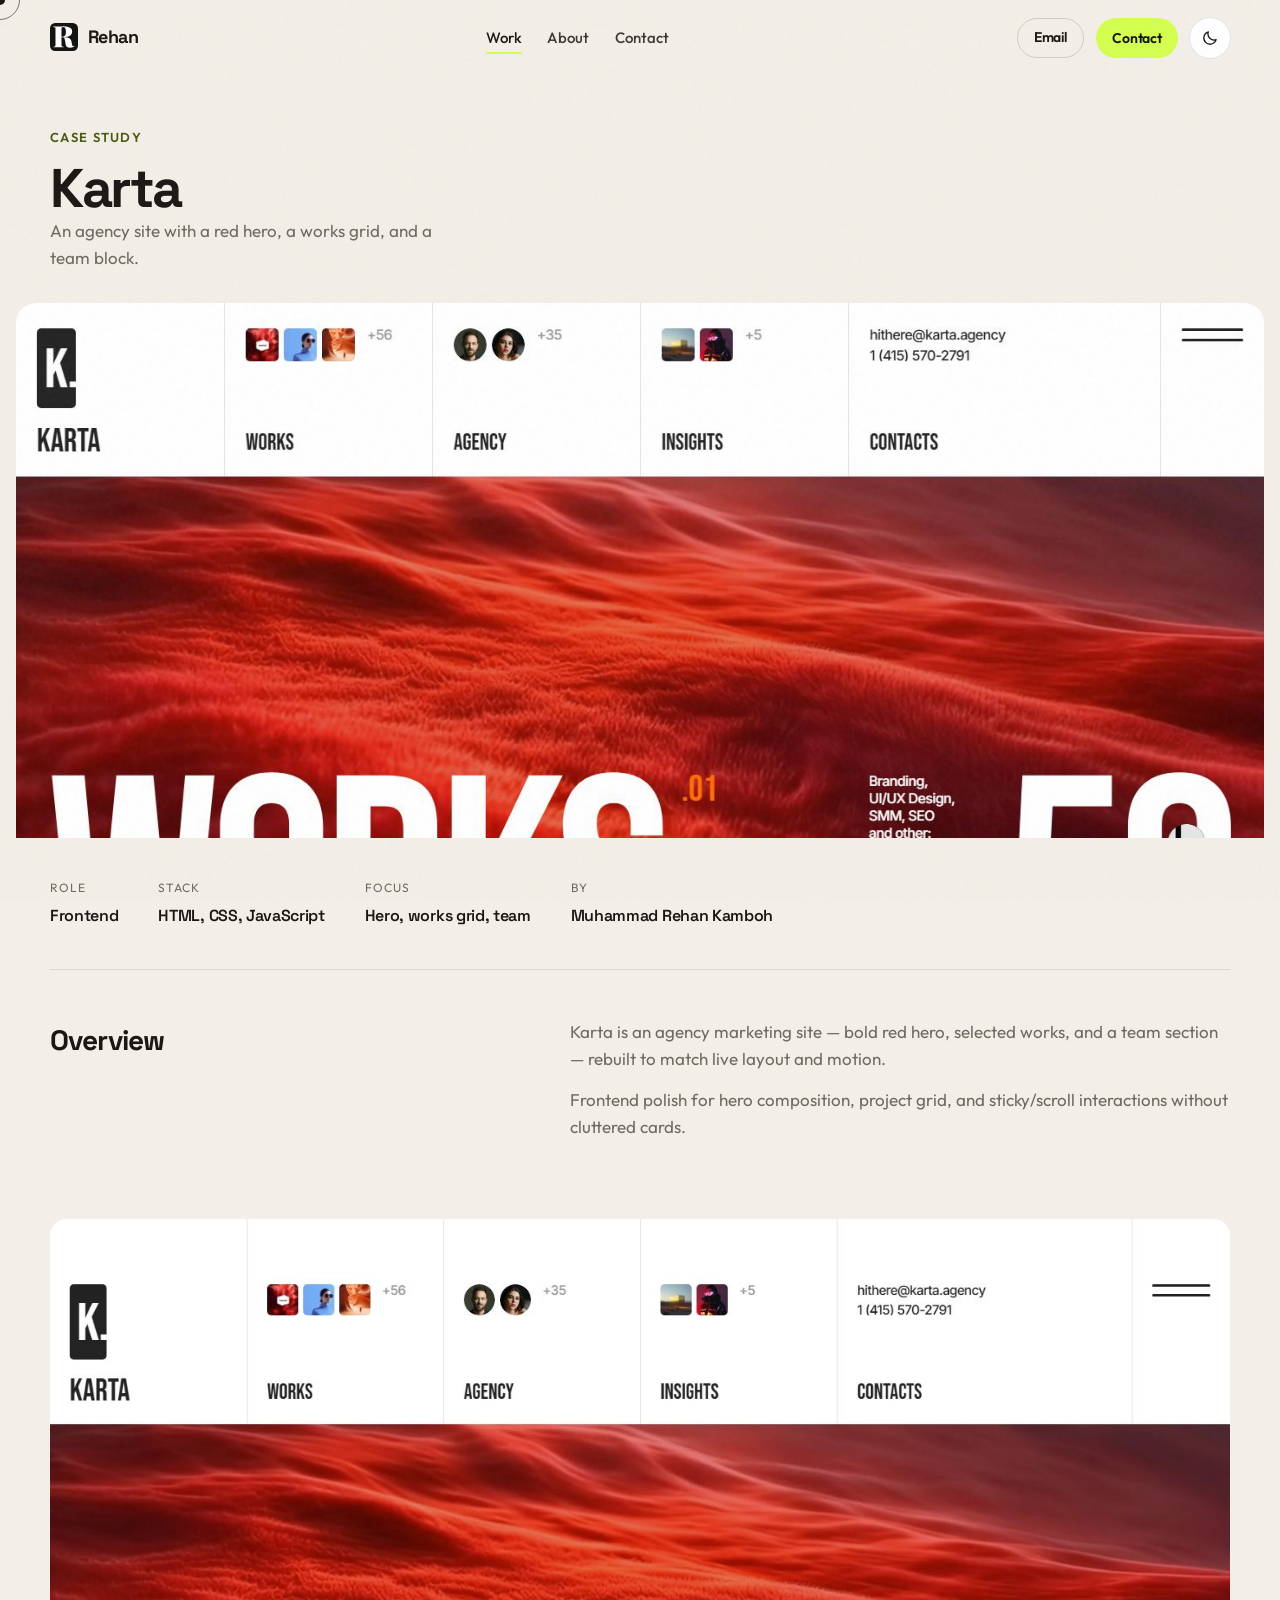
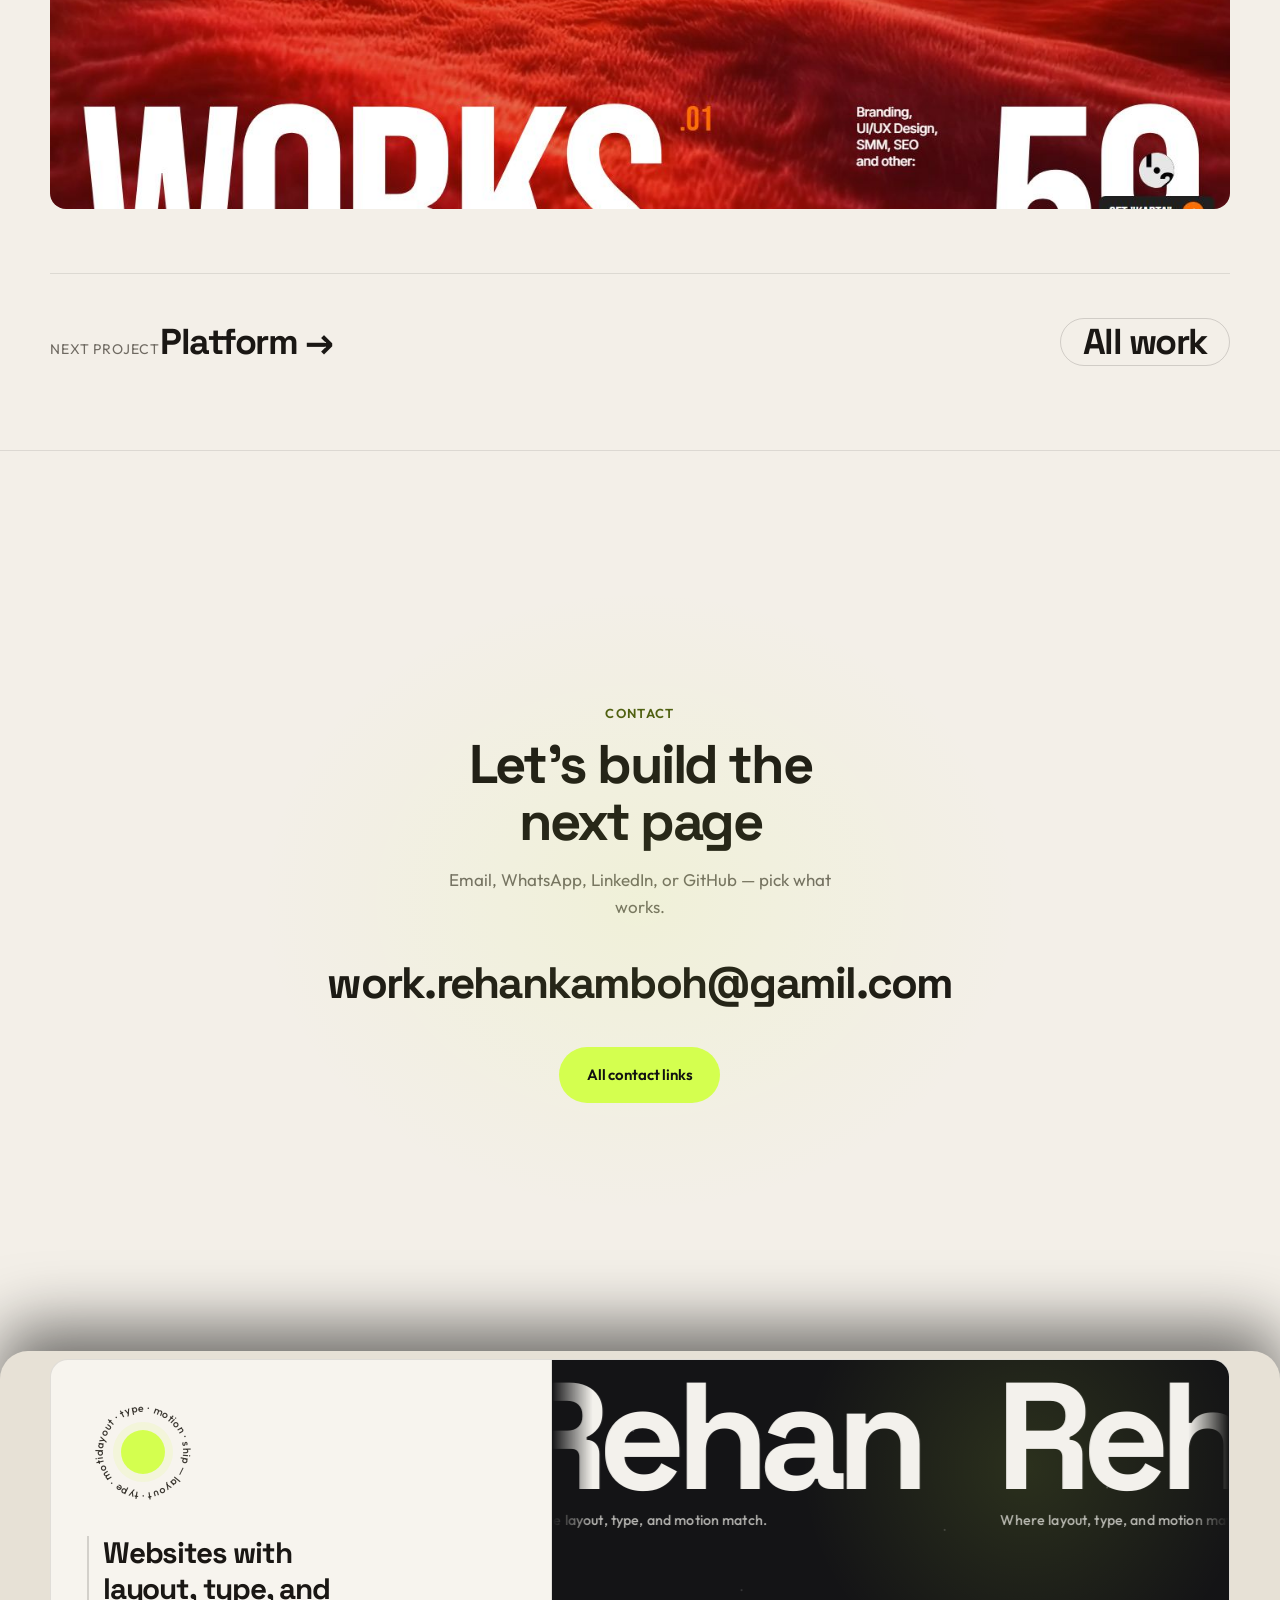
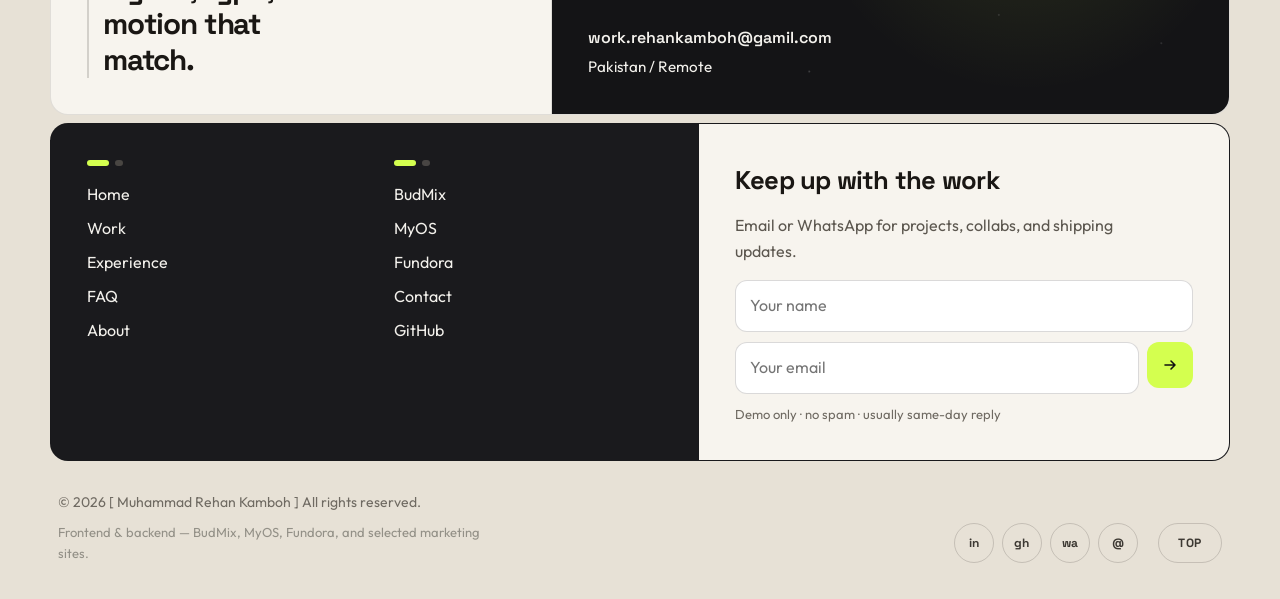
<file: project-karta.html>
<!DOCTYPE html>
<html lang="en">
<head>
<meta charset="UTF-8"/>
<meta name="viewport" content="width=device-width, initial-scale=1"/>
<title>Karta — Muhammad Rehan Kamboh</title>
<meta name="description" content="An agency site with a red hero, a works grid, and a team block."/>
<link rel="icon" href="assets/logo.svg" type="image/svg+xml"/>
<script>(function(){try{var t=localStorage.getItem("vera-theme");if(localStorage.getItem("vera-theme-default")!=="light"){t="light";localStorage.setItem("vera-theme","light");localStorage.setItem("vera-theme-default","light");}document.documentElement.setAttribute("data-theme",t==="dark"?"dark":"light");}catch(e){document.documentElement.setAttribute("data-theme","light");}})();</script><link rel="stylesheet" href="css/styles.css?v=pin23"/>
</head>
<body class="is-loading">
<div class="scroll-progress" aria-hidden="true"><span></span></div>
<div class="cursor" aria-hidden="true"></div>
<div class="cursor__dot" aria-hidden="true"></div>
<div class="boot" aria-hidden="true"><div class="boot__inner"><img class="boot__mark" src="assets/logo.svg" alt="" width="44" height="44"/><div class="boot__bar"><span></span></div></div></div>
<header class="nav"><div class="nav__inner">
<a class="brand" href="index.html" aria-label="Rehan home"><img src="assets/logo.svg" alt="" width="28" height="28"/>Rehan</a>
<nav class="nav__links" aria-label="Primary"><a href="work.html" aria-current="page">Work</a><a href="about.html">About</a><a href="contact.html">Contact</a></nav>
<div class="nav__actions"><a class="btn btn--ghost btn--sm" href="mailto:work.rehankamboh@gamil.com">Email</a><a class="btn btn--primary btn--sm btn--magnetic" href="contact.html">Contact</a><button class="theme-toggle" type="button" aria-label="Switch to dark mode"><svg class="theme-icon theme-sun" width="18" height="18" viewBox="0 0 24 24" fill="none" aria-hidden="true"><circle cx="12" cy="12" r="4.2" stroke="currentColor" stroke-width="1.7"/><path d="M12 2.8v1.8M12 19.4v1.8M2.8 12h1.8M19.4 12h1.8M5.4 5.4l1.3 1.3M17.3 17.3l1.3 1.3M18.6 5.4l-1.3 1.3M6.7 17.3l-1.3 1.3" stroke="currentColor" stroke-width="1.7" stroke-linecap="round"/></svg><svg class="theme-icon theme-moon" width="18" height="18" viewBox="0 0 24 24" fill="none" aria-hidden="true"><path d="M20.2 14.2A8.2 8.2 0 0 1 9.8 3.8 8.4 8.4 0 1 0 20.2 14.2Z" stroke="currentColor" stroke-width="1.7" stroke-linejoin="round"/></svg></button><button class="nav__toggle" type="button" aria-label="Open menu" aria-expanded="false"><span></span></button></div>
</div></header>
<div class="nav__mobile"><a href="work.html">Work</a><a href="about.html">About</a><a href="contact.html">Contact</a><a class="btn btn--primary" href="contact.html">Contact</a></div>
<main>
<section class="case-hero">
<div class="container reveal"><span class="section__label">Case study</span><h1 class="section__title">Karta</h1><p class="section__lead">An agency site with a red hero, a works grid, and a team block.</p></div>
<div class="case-hero__media reveal"><img src="assets/projects/karta.jpg" alt="Karta" width="1440" height="900"/></div>
</section>
<section class="container">
<div class="case-meta reveal">
<div><span>Role</span><strong>Frontend</strong></div>
<div><span>Stack</span><strong>HTML, CSS, JavaScript</strong></div>
<div><span>Focus</span><strong>Hero, works grid, team</strong></div>
<div><span>By</span><strong>Muhammad Rehan Kamboh</strong></div>
</div>
<div class="case-body"><div class="reveal"><h2>Overview</h2></div><div class="reveal reveal-delay-1"><p>Karta is an agency marketing site — bold red hero, selected works, and a team section — rebuilt to match live layout and motion.</p><p>Frontend polish for hero composition, project grid, and sticky/scroll interactions without cluttered cards.</p></div></div>
<div class="case-gallery"><div class="case-gallery__wide reveal"><img src="assets/projects/karta.jpg" alt="Karta detail"/></div></div>
<div class="next-project reveal"><div><span>Next project</span><a href="project-platform.html">Platform →</a></div><a class="btn btn--ghost" href="work.html">All work</a></div>
</section>
</main>
        
    <div class="footer-reveal">
    <section class="contact-band site-pin" id="contact">
      <div class="container">
        <span class="section__label">Contact</span>
        <h2 class="section__title">Let’s build the next page</h2>
        <p class="section__lead">Email, WhatsApp, LinkedIn, or GitHub — pick what works.</p>
        <a class="contact-band__mail" href="mailto:work.rehankamboh@gamil.com">work.rehankamboh@gamil.com</a>
        <div>
          <a class="btn btn--primary btn--lg btn--magnetic" href="contact.html">All contact links</a>
        </div>
      </div>
    </section>
    <footer class="footer site-footer-rise">
      <div class="footer-shell">
        <div class="footer-bento" data-footer-reveal>
          <div class="footer-bento__msg">
            <div class="footer-ring" aria-hidden="true">
              <div class="footer-ring__spin">
                <svg viewBox="0 0 100 100">
                  <defs>
                    <path id="footer-curve" d="M 50 50 m -36 0 a 36 36 0 1 1 72 0 a 36 36 0 1 1 -72 0" />
                  </defs>
                  <text>
                    <textPath href="#footer-curve" startOffset="0">layout · type · motion · ship — layout · type · motion · ship —</textPath>
                  </text>
                </svg>
              </div>
              <span class="footer-ring__dot"></span>
            </div>
            <p class="footer-slogan">Websites with layout, type, and motion that match.</p>
          </div>
          <div class="footer-bento__brand">
            <div class="footer-bento__stars" aria-hidden="true"></div>
            <div class="footer-mega" aria-hidden="true">
              <div class="footer-mega__viewport">
                <div class="footer-mega__track" data-mega-track>
                  <div class="footer-mega__item"><span class="footer-mega__name">Rehan</span><span class="footer-mega__tag">Where layout, type, and motion match.</span></div>
                  <div class="footer-mega__item"><span class="footer-mega__name">Rehan</span><span class="footer-mega__tag">Where layout, type, and motion match.</span></div>
                  <div class="footer-mega__item"><span class="footer-mega__name">Rehan</span><span class="footer-mega__tag">Where layout, type, and motion match.</span></div>
                  <div class="footer-mega__item"><span class="footer-mega__name">Rehan</span><span class="footer-mega__tag">Where layout, type, and motion match.</span></div>
                </div>
              </div>
            </div>
            <div class="footer-bento__meta">
              <a class="footer-link" href="mailto:work.rehankamboh@gamil.com"><span>work.rehankamboh@gamil.com</span><span class="footer-link__fill" aria-hidden="true">work.rehankamboh@gamil.com</span></a>
              <p>Pakistan / Remote</p>
            </div>
          </div>
        </div>

        <div class="footer-mid" data-footer-reveal>
          <div class="footer-nav">
            <div class="footer-nav__col">
              <span class="footer-nav__steps" aria-hidden="true"><i></i><i></i></span>
              <a class="footer-link" href="index.html"><span>Home</span><span class="footer-link__fill" aria-hidden="true">Home</span></a>
              <a class="footer-link" href="work.html"><span>Work</span><span class="footer-link__fill" aria-hidden="true">Work</span></a>
              <a class="footer-link" href="index.html#experience"><span>Experience</span><span class="footer-link__fill" aria-hidden="true">Experience</span></a>
              <a class="footer-link" href="index.html#faq"><span>FAQ</span><span class="footer-link__fill" aria-hidden="true">FAQ</span></a>
              <a class="footer-link" href="about.html"><span>About</span><span class="footer-link__fill" aria-hidden="true">About</span></a>
            </div>
            <div class="footer-nav__col">
              <span class="footer-nav__steps" aria-hidden="true"><i></i><i></i></span>
              <a class="footer-link" href="project-budmix.html"><span>BudMix</span><span class="footer-link__fill" aria-hidden="true">BudMix</span></a>
              <a class="footer-link" href="project-myos.html"><span>MyOS</span><span class="footer-link__fill" aria-hidden="true">MyOS</span></a>
              <a class="footer-link" href="project-fundora.html"><span>Fundora</span><span class="footer-link__fill" aria-hidden="true">Fundora</span></a>
              <a class="footer-link" href="contact.html"><span>Contact</span><span class="footer-link__fill" aria-hidden="true">Contact</span></a>
              <a class="footer-link" href="https://github.com/Mrehankamboh" target="_blank" rel="noopener"><span>GitHub</span><span class="footer-link__fill" aria-hidden="true">GitHub</span></a>
            </div>
          </div>

          <div class="footer-news">
            <h3>Keep up with the work</h3>
            <p>Email or WhatsApp for projects, collabs, and shipping updates.</p>
            <form class="footer-news__form" action="#" method="post">
              <label class="visually-hidden" for="footer-name">Name</label>
              <input id="footer-name" name="name" type="text" placeholder="Your name" autocomplete="name" />
              <label class="visually-hidden" for="footer-email">Email</label>
              <div class="footer-news__row">
                <input id="footer-email" name="email" type="email" placeholder="Your email" autocomplete="email" />
                <button class="footer-news__submit" type="submit" aria-label="Submit">
                  <svg viewBox="0 0 16 16" fill="none" aria-hidden="true"><path d="M3 8h10M9 4l4 4-4 4" stroke="currentColor" stroke-width="1.6" stroke-linecap="round" stroke-linejoin="round"/></svg>
                </button>
              </div>
              <p class="footer-news__note">Demo only · no spam · usually same-day reply</p>
            </form>
          </div>
        </div>

        <div class="footer-bottom" data-footer-reveal>
          <div class="footer-bottom__copy">
            <p>© <span data-year>2026</span> [ Muhammad Rehan Kamboh ] All rights reserved.</p>
            <p class="footer-bottom__reg">Frontend &amp; backend — BudMix, MyOS, Fundora, and selected marketing sites.</p>
          </div>
          <div class="footer-social">
            <a href="https://www.linkedin.com/in/muhammad-rehan-223225436/" target="_blank" rel="noopener" aria-label="LinkedIn">in</a>
            <a href="https://github.com/Mrehankamboh" target="_blank" rel="noopener" aria-label="GitHub">gh</a>
            <a href="https://wa.me/923280865468" target="_blank" rel="noopener" aria-label="WhatsApp">wa</a>
            <a href="mailto:work.rehankamboh@gamil.com" aria-label="Email">@</a>
          </div>
          <a class="footer-top" href="#">TOP</a>
        </div>
      </div>
    </footer>
    </div>
<script src="js/main.js?v=pin23"></script>
</body></html>
</file>
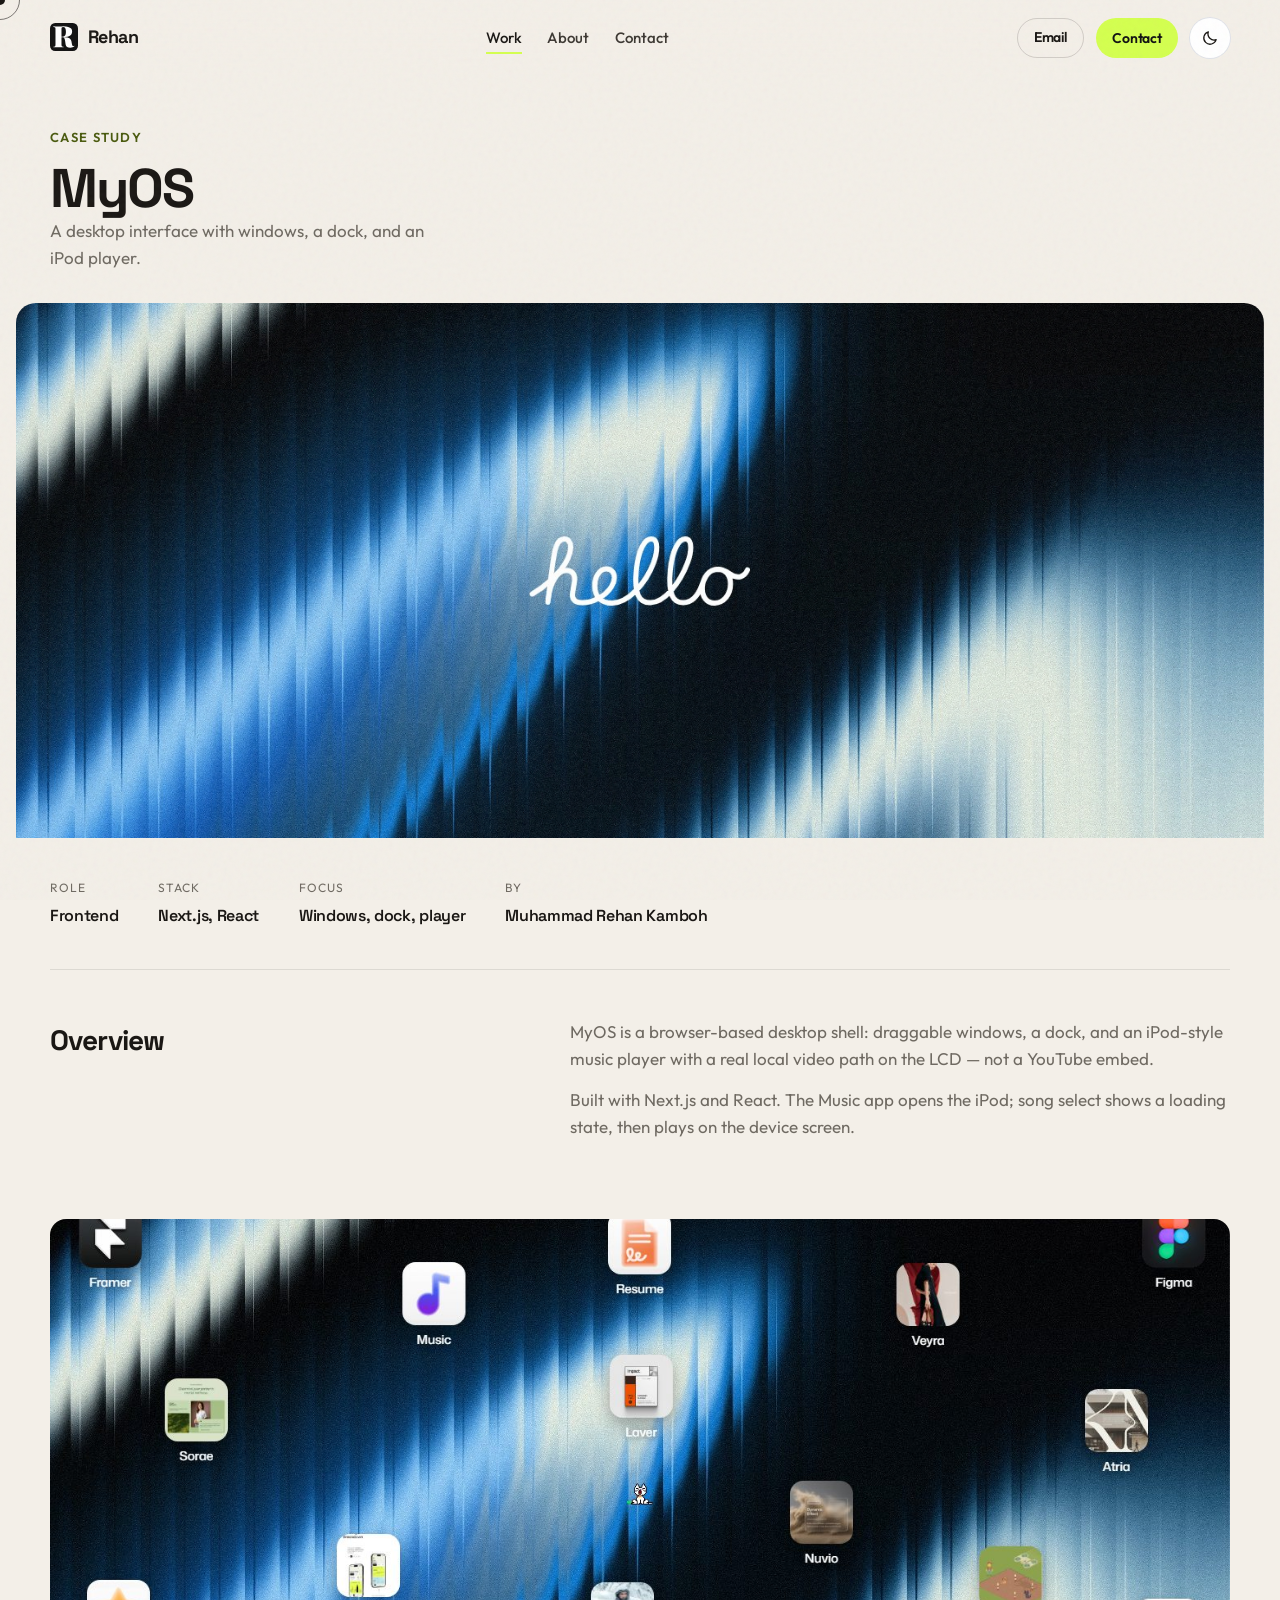
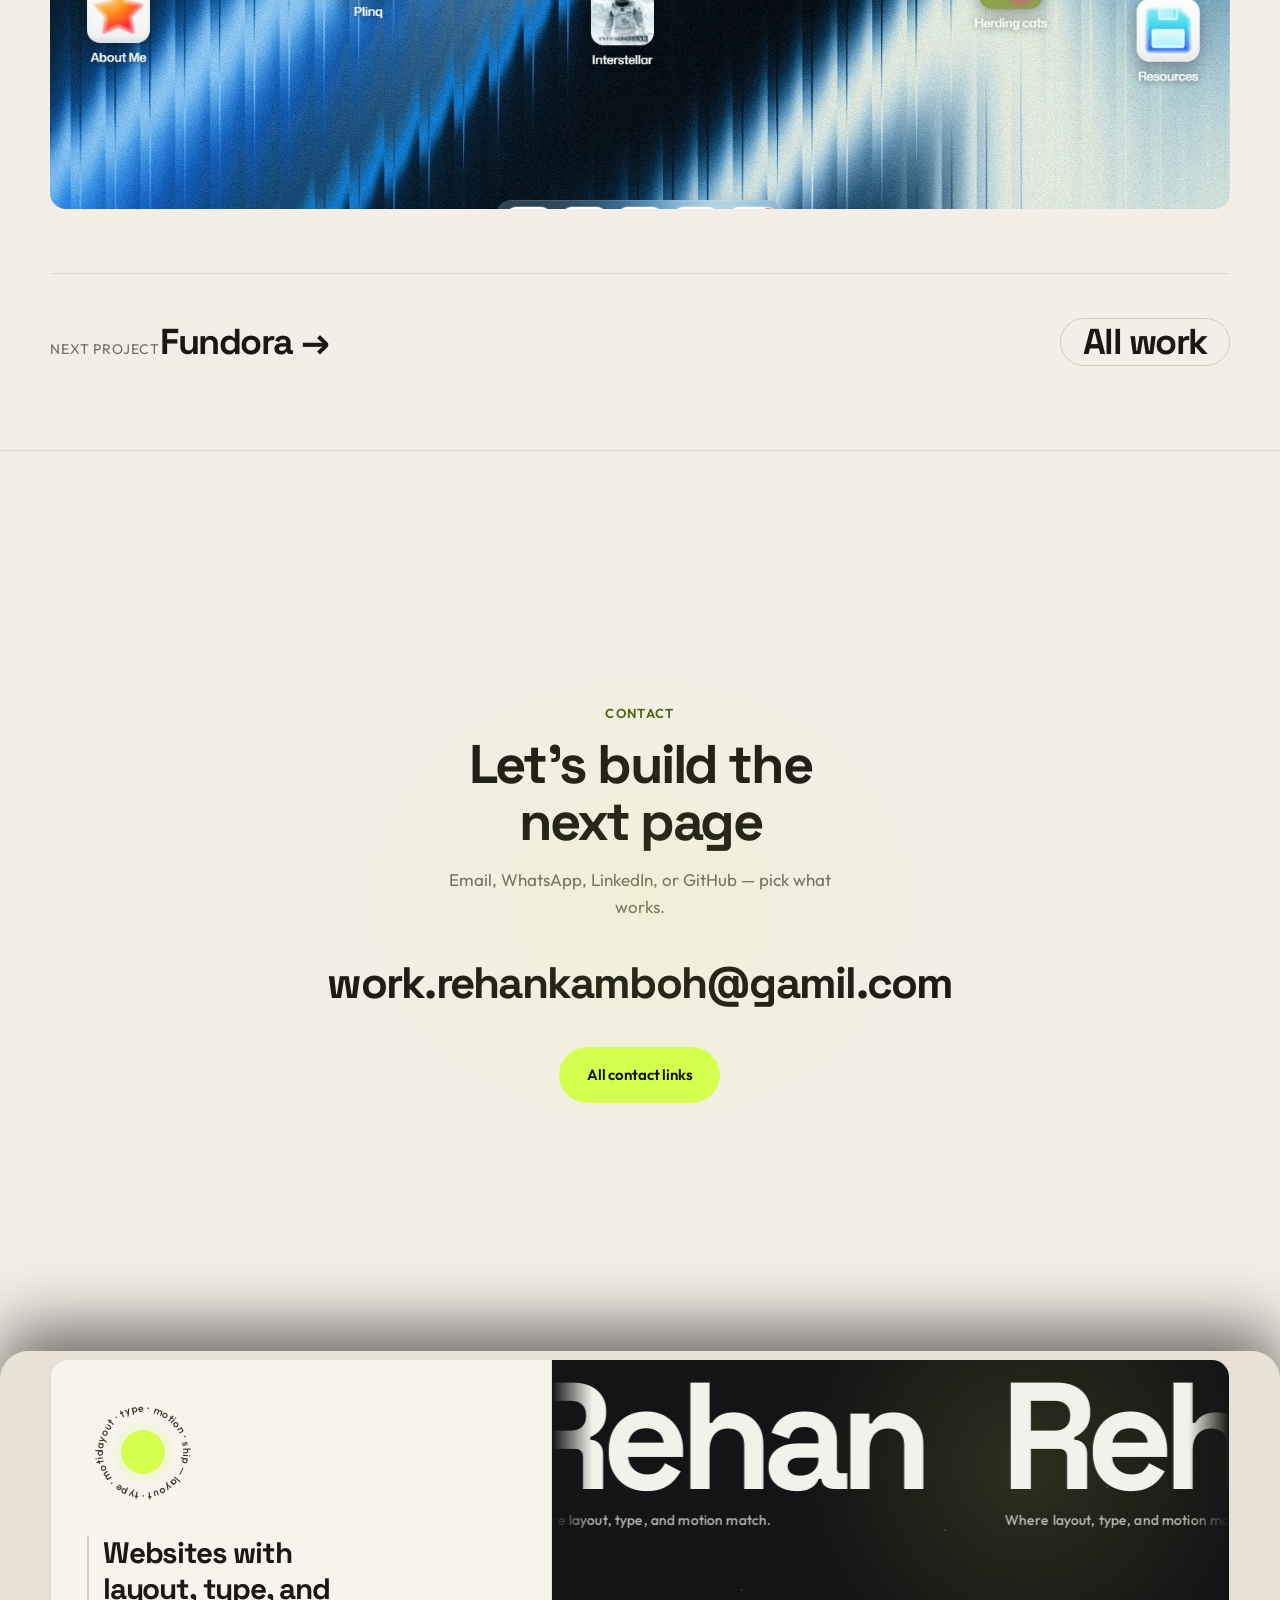
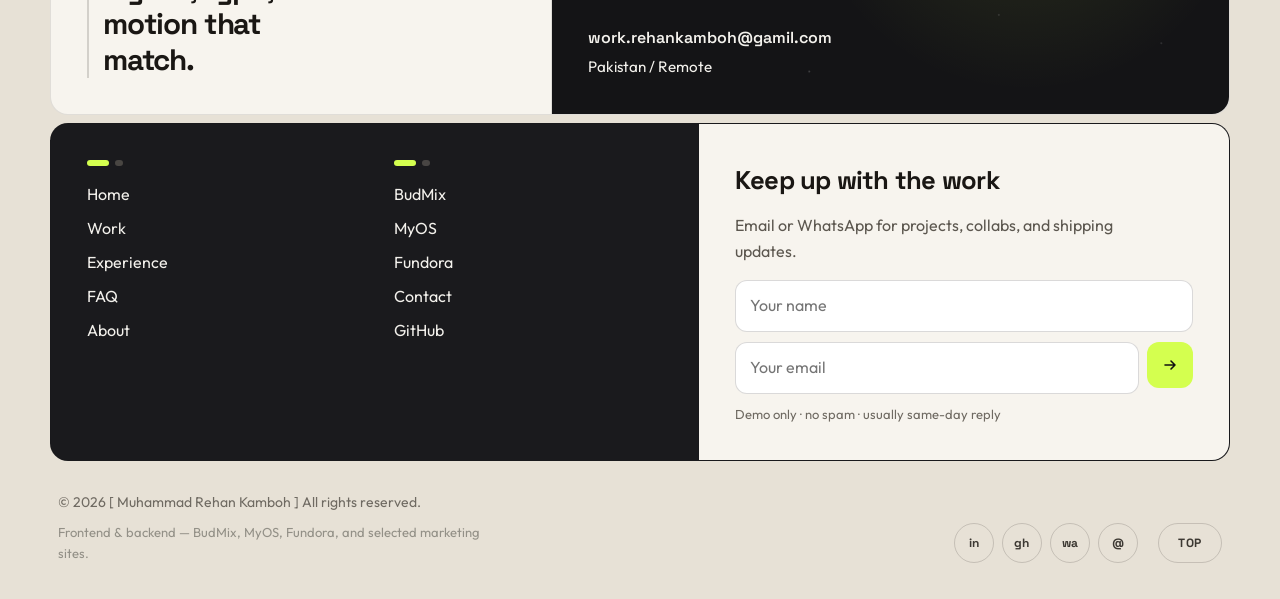
<file: project-myos.html>
<!DOCTYPE html>
<html lang="en">
<head>
<meta charset="UTF-8"/>
<meta name="viewport" content="width=device-width, initial-scale=1"/>
<title>MyOS — Muhammad Rehan Kamboh</title>
<meta name="description" content="A desktop interface with windows, a dock, and an iPod player."/>
<link rel="icon" href="assets/logo.svg" type="image/svg+xml"/>
<script>(function(){try{var t=localStorage.getItem("vera-theme");if(localStorage.getItem("vera-theme-default")!=="light"){t="light";localStorage.setItem("vera-theme","light");localStorage.setItem("vera-theme-default","light");}document.documentElement.setAttribute("data-theme",t==="dark"?"dark":"light");}catch(e){document.documentElement.setAttribute("data-theme","light");}})();</script><link rel="stylesheet" href="css/styles.css?v=pin23"/>
</head>
<body class="is-loading">
<div class="scroll-progress" aria-hidden="true"><span></span></div>
<div class="cursor" aria-hidden="true"></div>
<div class="cursor__dot" aria-hidden="true"></div>
<div class="boot" aria-hidden="true"><div class="boot__inner"><img class="boot__mark" src="assets/logo.svg" alt="" width="44" height="44"/><div class="boot__bar"><span></span></div></div></div>
<header class="nav"><div class="nav__inner">
<a class="brand" href="index.html" aria-label="Rehan home"><img src="assets/logo.svg" alt="" width="28" height="28"/>Rehan</a>
<nav class="nav__links" aria-label="Primary"><a href="work.html" aria-current="page">Work</a><a href="about.html">About</a><a href="contact.html">Contact</a></nav>
<div class="nav__actions"><a class="btn btn--ghost btn--sm" href="mailto:work.rehankamboh@gamil.com">Email</a><a class="btn btn--primary btn--sm btn--magnetic" href="contact.html">Contact</a><button class="theme-toggle" type="button" aria-label="Switch to dark mode"><svg class="theme-icon theme-sun" width="18" height="18" viewBox="0 0 24 24" fill="none" aria-hidden="true"><circle cx="12" cy="12" r="4.2" stroke="currentColor" stroke-width="1.7"/><path d="M12 2.8v1.8M12 19.4v1.8M2.8 12h1.8M19.4 12h1.8M5.4 5.4l1.3 1.3M17.3 17.3l1.3 1.3M18.6 5.4l-1.3 1.3M6.7 17.3l-1.3 1.3" stroke="currentColor" stroke-width="1.7" stroke-linecap="round"/></svg><svg class="theme-icon theme-moon" width="18" height="18" viewBox="0 0 24 24" fill="none" aria-hidden="true"><path d="M20.2 14.2A8.2 8.2 0 0 1 9.8 3.8 8.4 8.4 0 1 0 20.2 14.2Z" stroke="currentColor" stroke-width="1.7" stroke-linejoin="round"/></svg></button><button class="nav__toggle" type="button" aria-label="Open menu" aria-expanded="false"><span></span></button></div>
</div></header>
<div class="nav__mobile"><a href="work.html">Work</a><a href="about.html">About</a><a href="contact.html">Contact</a><a class="btn btn--primary" href="contact.html">Contact</a></div>
<main>
<section class="case-hero">
<div class="container reveal"><span class="section__label">Case study</span><h1 class="section__title">MyOS</h1><p class="section__lead">A desktop interface with windows, a dock, and an iPod player.</p></div>
<div class="case-hero__media reveal"><img src="assets/projects/myos-b.jpg" alt="MyOS" width="1440" height="900"/></div>
</section>
<section class="container">
<div class="case-meta reveal">
<div><span>Role</span><strong>Frontend</strong></div>
<div><span>Stack</span><strong>Next.js, React</strong></div>
<div><span>Focus</span><strong>Windows, dock, player</strong></div>
<div><span>By</span><strong>Muhammad Rehan Kamboh</strong></div>
</div>
<div class="case-body"><div class="reveal"><h2>Overview</h2></div><div class="reveal reveal-delay-1"><p>MyOS is a browser-based desktop shell: draggable windows, a dock, and an iPod-style music player with a real local video path on the LCD — not a YouTube embed.</p><p>Built with Next.js and React. The Music app opens the iPod; song select shows a loading state, then plays on the device screen.</p></div></div>
<div class="case-gallery"><div class="case-gallery__wide reveal"><img src="assets/projects/myos.jpg" alt="MyOS detail"/></div></div>
<div class="next-project reveal"><div><span>Next project</span><a href="project-fundora.html">Fundora →</a></div><a class="btn btn--ghost" href="work.html">All work</a></div>
</section>
</main>
        
    <div class="footer-reveal">
    <section class="contact-band site-pin" id="contact">
      <div class="container">
        <span class="section__label">Contact</span>
        <h2 class="section__title">Let’s build the next page</h2>
        <p class="section__lead">Email, WhatsApp, LinkedIn, or GitHub — pick what works.</p>
        <a class="contact-band__mail" href="mailto:work.rehankamboh@gamil.com">work.rehankamboh@gamil.com</a>
        <div>
          <a class="btn btn--primary btn--lg btn--magnetic" href="contact.html">All contact links</a>
        </div>
      </div>
    </section>
    <footer class="footer site-footer-rise">
      <div class="footer-shell">
        <div class="footer-bento" data-footer-reveal>
          <div class="footer-bento__msg">
            <div class="footer-ring" aria-hidden="true">
              <div class="footer-ring__spin">
                <svg viewBox="0 0 100 100">
                  <defs>
                    <path id="footer-curve" d="M 50 50 m -36 0 a 36 36 0 1 1 72 0 a 36 36 0 1 1 -72 0" />
                  </defs>
                  <text>
                    <textPath href="#footer-curve" startOffset="0">layout · type · motion · ship — layout · type · motion · ship —</textPath>
                  </text>
                </svg>
              </div>
              <span class="footer-ring__dot"></span>
            </div>
            <p class="footer-slogan">Websites with layout, type, and motion that match.</p>
          </div>
          <div class="footer-bento__brand">
            <div class="footer-bento__stars" aria-hidden="true"></div>
            <div class="footer-mega" aria-hidden="true">
              <div class="footer-mega__viewport">
                <div class="footer-mega__track" data-mega-track>
                  <div class="footer-mega__item"><span class="footer-mega__name">Rehan</span><span class="footer-mega__tag">Where layout, type, and motion match.</span></div>
                  <div class="footer-mega__item"><span class="footer-mega__name">Rehan</span><span class="footer-mega__tag">Where layout, type, and motion match.</span></div>
                  <div class="footer-mega__item"><span class="footer-mega__name">Rehan</span><span class="footer-mega__tag">Where layout, type, and motion match.</span></div>
                  <div class="footer-mega__item"><span class="footer-mega__name">Rehan</span><span class="footer-mega__tag">Where layout, type, and motion match.</span></div>
                </div>
              </div>
            </div>
            <div class="footer-bento__meta">
              <a class="footer-link" href="mailto:work.rehankamboh@gamil.com"><span>work.rehankamboh@gamil.com</span><span class="footer-link__fill" aria-hidden="true">work.rehankamboh@gamil.com</span></a>
              <p>Pakistan / Remote</p>
            </div>
          </div>
        </div>

        <div class="footer-mid" data-footer-reveal>
          <div class="footer-nav">
            <div class="footer-nav__col">
              <span class="footer-nav__steps" aria-hidden="true"><i></i><i></i></span>
              <a class="footer-link" href="index.html"><span>Home</span><span class="footer-link__fill" aria-hidden="true">Home</span></a>
              <a class="footer-link" href="work.html"><span>Work</span><span class="footer-link__fill" aria-hidden="true">Work</span></a>
              <a class="footer-link" href="index.html#experience"><span>Experience</span><span class="footer-link__fill" aria-hidden="true">Experience</span></a>
              <a class="footer-link" href="index.html#faq"><span>FAQ</span><span class="footer-link__fill" aria-hidden="true">FAQ</span></a>
              <a class="footer-link" href="about.html"><span>About</span><span class="footer-link__fill" aria-hidden="true">About</span></a>
            </div>
            <div class="footer-nav__col">
              <span class="footer-nav__steps" aria-hidden="true"><i></i><i></i></span>
              <a class="footer-link" href="project-budmix.html"><span>BudMix</span><span class="footer-link__fill" aria-hidden="true">BudMix</span></a>
              <a class="footer-link" href="project-myos.html"><span>MyOS</span><span class="footer-link__fill" aria-hidden="true">MyOS</span></a>
              <a class="footer-link" href="project-fundora.html"><span>Fundora</span><span class="footer-link__fill" aria-hidden="true">Fundora</span></a>
              <a class="footer-link" href="contact.html"><span>Contact</span><span class="footer-link__fill" aria-hidden="true">Contact</span></a>
              <a class="footer-link" href="https://github.com/Mrehankamboh" target="_blank" rel="noopener"><span>GitHub</span><span class="footer-link__fill" aria-hidden="true">GitHub</span></a>
            </div>
          </div>

          <div class="footer-news">
            <h3>Keep up with the work</h3>
            <p>Email or WhatsApp for projects, collabs, and shipping updates.</p>
            <form class="footer-news__form" action="#" method="post">
              <label class="visually-hidden" for="footer-name">Name</label>
              <input id="footer-name" name="name" type="text" placeholder="Your name" autocomplete="name" />
              <label class="visually-hidden" for="footer-email">Email</label>
              <div class="footer-news__row">
                <input id="footer-email" name="email" type="email" placeholder="Your email" autocomplete="email" />
                <button class="footer-news__submit" type="submit" aria-label="Submit">
                  <svg viewBox="0 0 16 16" fill="none" aria-hidden="true"><path d="M3 8h10M9 4l4 4-4 4" stroke="currentColor" stroke-width="1.6" stroke-linecap="round" stroke-linejoin="round"/></svg>
                </button>
              </div>
              <p class="footer-news__note">Demo only · no spam · usually same-day reply</p>
            </form>
          </div>
        </div>

        <div class="footer-bottom" data-footer-reveal>
          <div class="footer-bottom__copy">
            <p>© <span data-year>2026</span> [ Muhammad Rehan Kamboh ] All rights reserved.</p>
            <p class="footer-bottom__reg">Frontend &amp; backend — BudMix, MyOS, Fundora, and selected marketing sites.</p>
          </div>
          <div class="footer-social">
            <a href="https://www.linkedin.com/in/muhammad-rehan-223225436/" target="_blank" rel="noopener" aria-label="LinkedIn">in</a>
            <a href="https://github.com/Mrehankamboh" target="_blank" rel="noopener" aria-label="GitHub">gh</a>
            <a href="https://wa.me/923280865468" target="_blank" rel="noopener" aria-label="WhatsApp">wa</a>
            <a href="mailto:work.rehankamboh@gamil.com" aria-label="Email">@</a>
          </div>
          <a class="footer-top" href="#">TOP</a>
        </div>
      </div>
    </footer>
    </div>
<script src="js/main.js?v=pin23"></script>
</body></html>
</file>
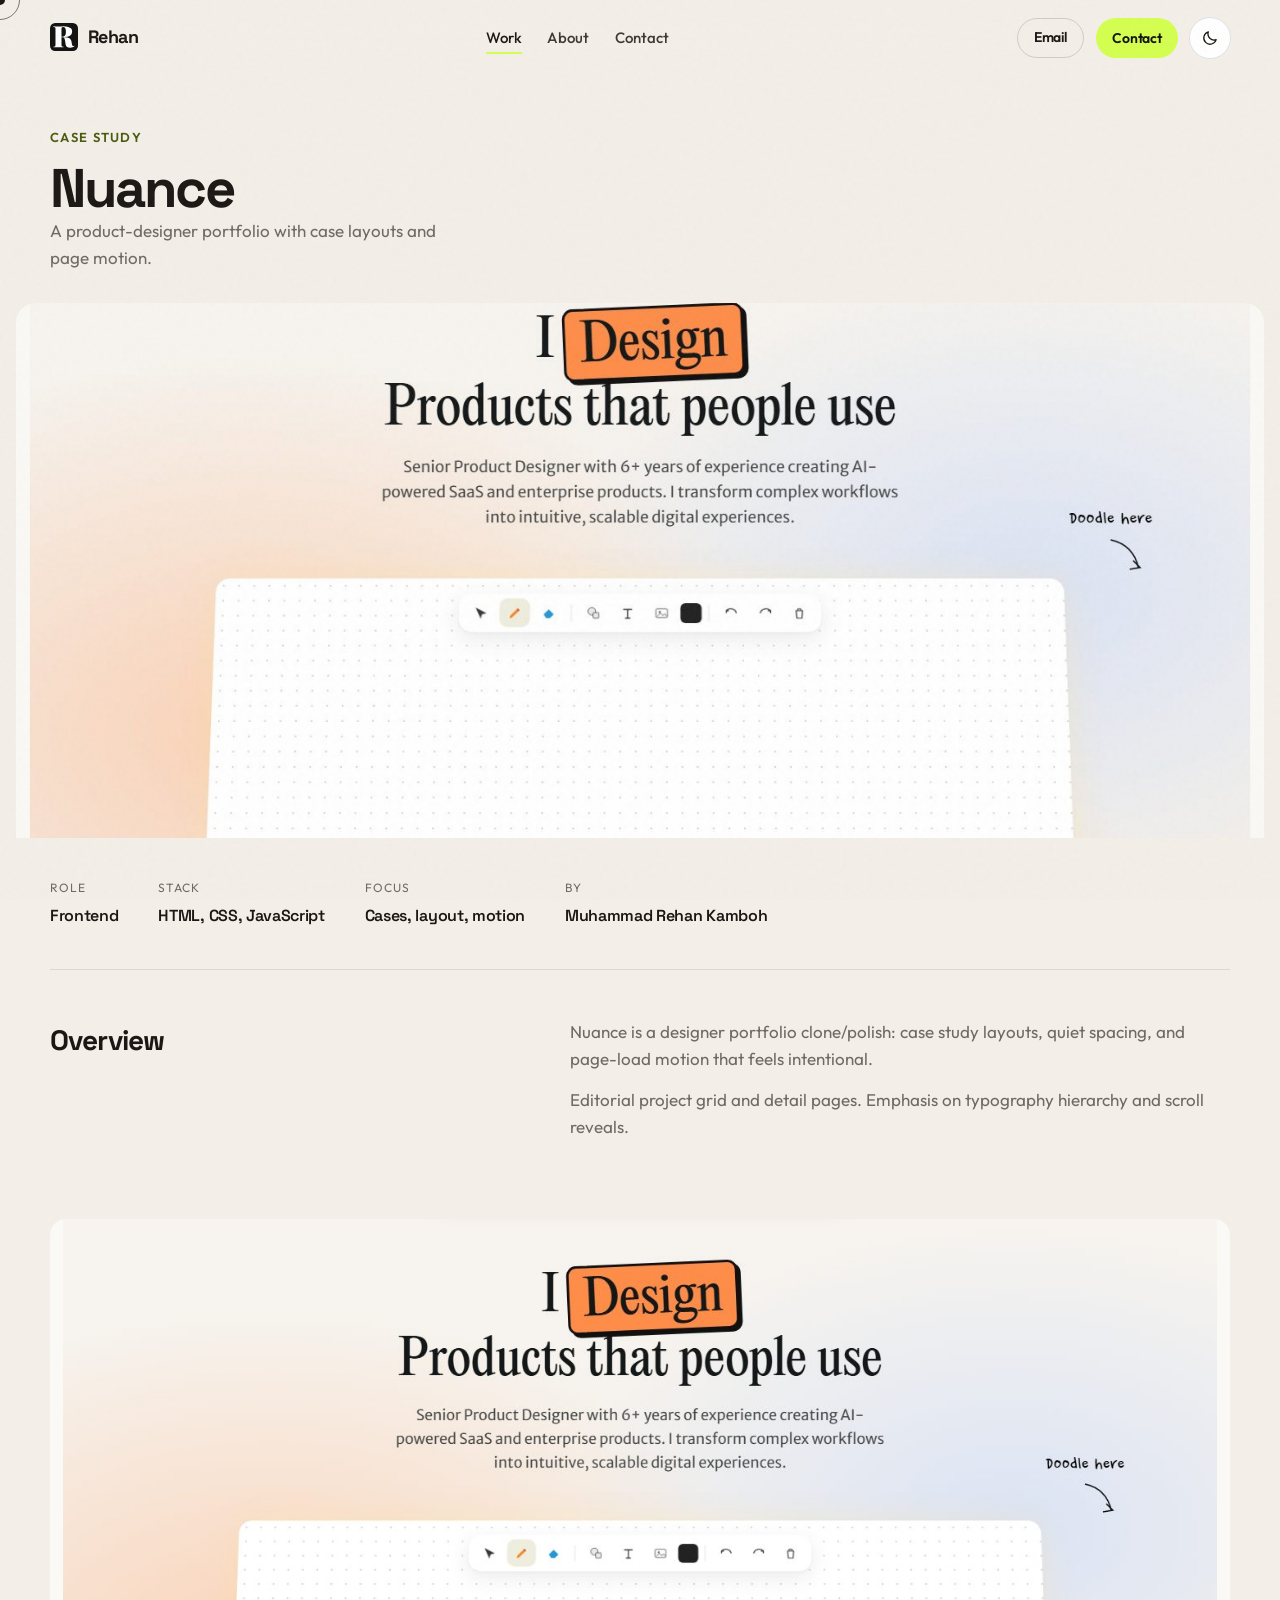
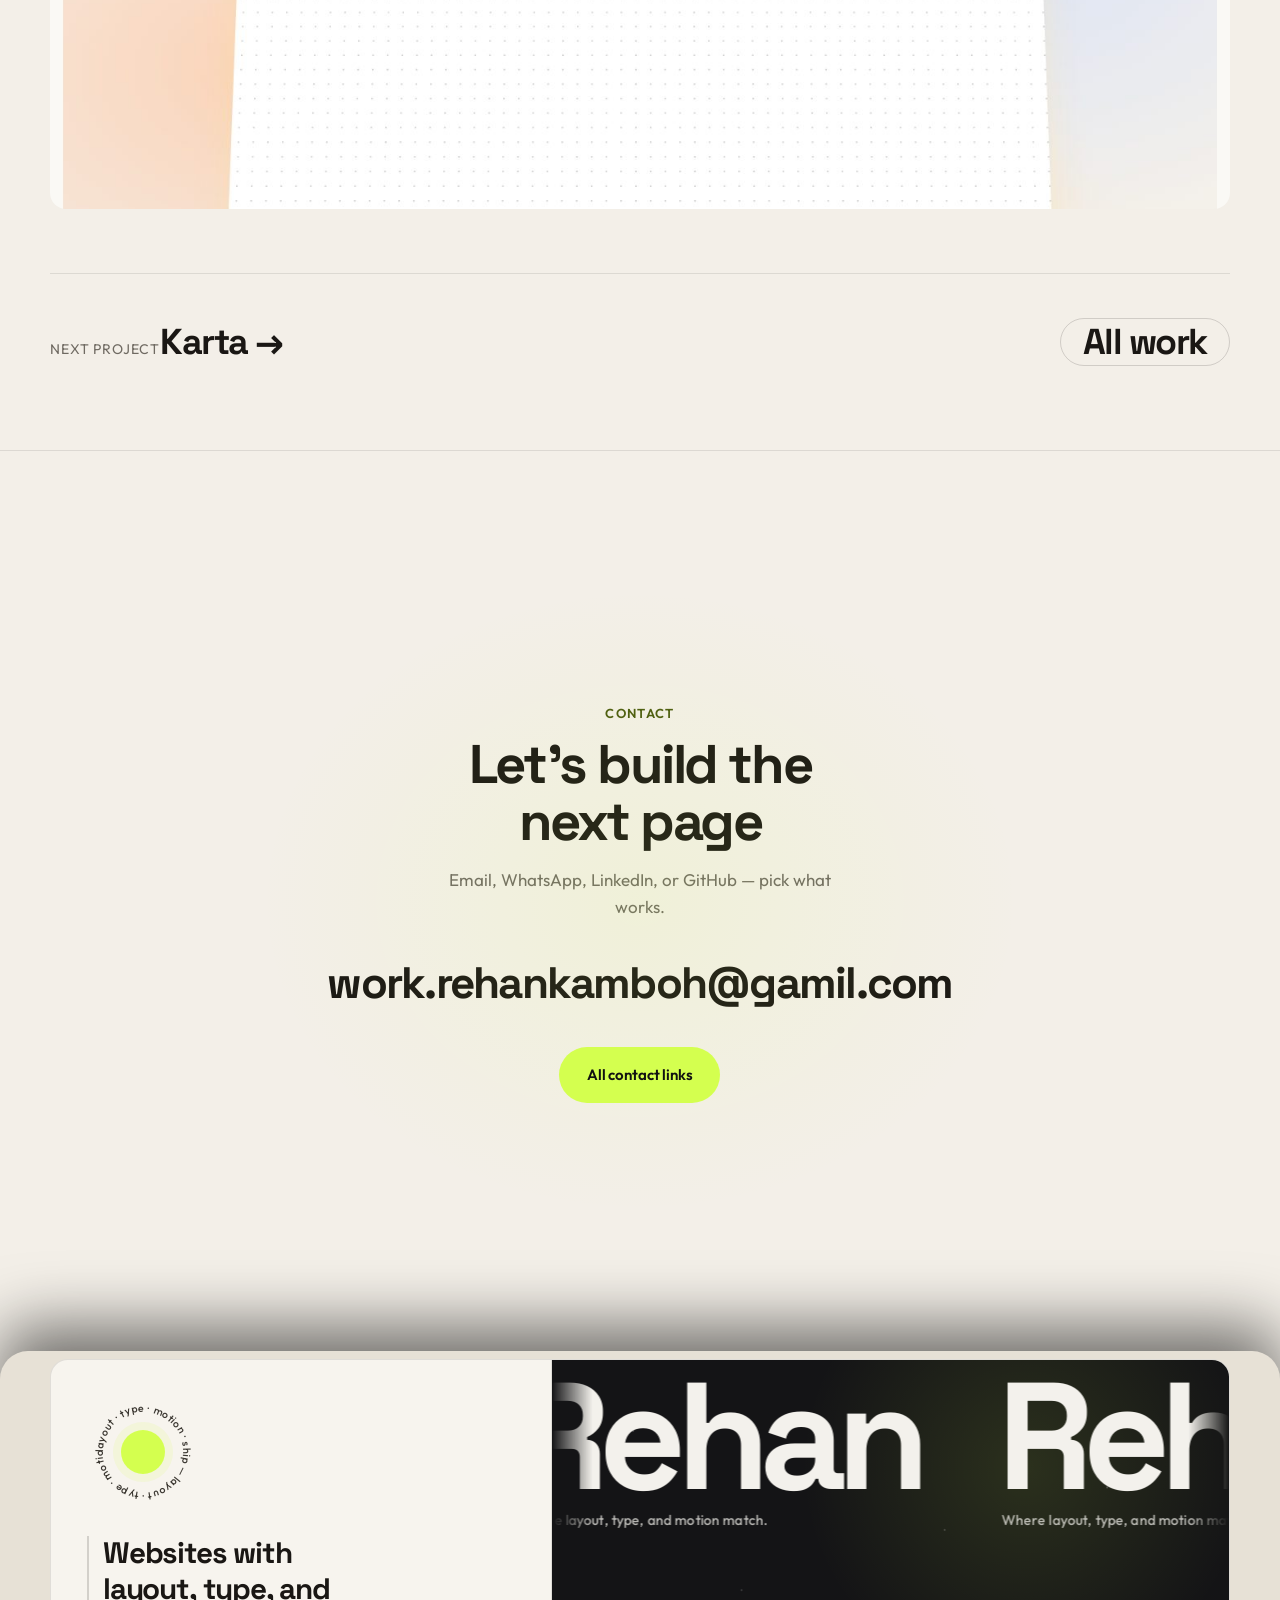
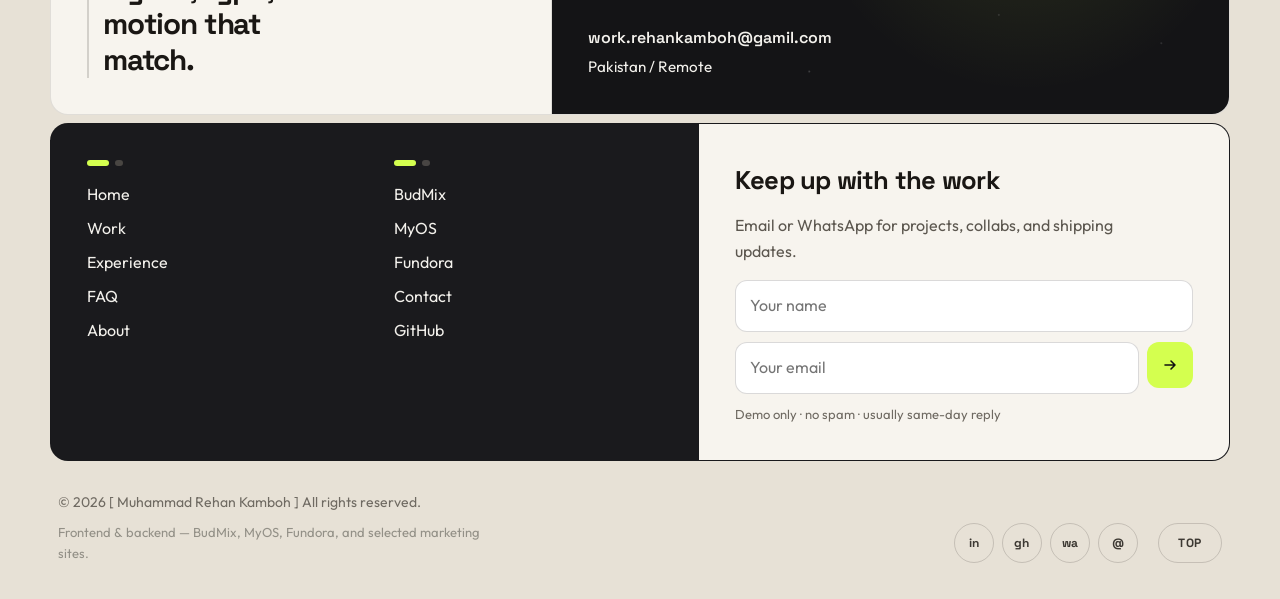
<file: project-nuance.html>
<!DOCTYPE html>
<html lang="en">
<head>
<meta charset="UTF-8"/>
<meta name="viewport" content="width=device-width, initial-scale=1"/>
<title>Nuance — Muhammad Rehan Kamboh</title>
<meta name="description" content="A product-designer portfolio with case layouts and page motion."/>
<link rel="icon" href="assets/logo.svg" type="image/svg+xml"/>
<script>(function(){try{var t=localStorage.getItem("vera-theme");if(localStorage.getItem("vera-theme-default")!=="light"){t="light";localStorage.setItem("vera-theme","light");localStorage.setItem("vera-theme-default","light");}document.documentElement.setAttribute("data-theme",t==="dark"?"dark":"light");}catch(e){document.documentElement.setAttribute("data-theme","light");}})();</script><link rel="stylesheet" href="css/styles.css?v=pin23"/>
</head>
<body class="is-loading">
<div class="scroll-progress" aria-hidden="true"><span></span></div>
<div class="cursor" aria-hidden="true"></div>
<div class="cursor__dot" aria-hidden="true"></div>
<div class="boot" aria-hidden="true"><div class="boot__inner"><img class="boot__mark" src="assets/logo.svg" alt="" width="44" height="44"/><div class="boot__bar"><span></span></div></div></div>
<header class="nav"><div class="nav__inner">
<a class="brand" href="index.html" aria-label="Rehan home"><img src="assets/logo.svg" alt="" width="28" height="28"/>Rehan</a>
<nav class="nav__links" aria-label="Primary"><a href="work.html" aria-current="page">Work</a><a href="about.html">About</a><a href="contact.html">Contact</a></nav>
<div class="nav__actions"><a class="btn btn--ghost btn--sm" href="mailto:work.rehankamboh@gamil.com">Email</a><a class="btn btn--primary btn--sm btn--magnetic" href="contact.html">Contact</a><button class="theme-toggle" type="button" aria-label="Switch to dark mode"><svg class="theme-icon theme-sun" width="18" height="18" viewBox="0 0 24 24" fill="none" aria-hidden="true"><circle cx="12" cy="12" r="4.2" stroke="currentColor" stroke-width="1.7"/><path d="M12 2.8v1.8M12 19.4v1.8M2.8 12h1.8M19.4 12h1.8M5.4 5.4l1.3 1.3M17.3 17.3l1.3 1.3M18.6 5.4l-1.3 1.3M6.7 17.3l-1.3 1.3" stroke="currentColor" stroke-width="1.7" stroke-linecap="round"/></svg><svg class="theme-icon theme-moon" width="18" height="18" viewBox="0 0 24 24" fill="none" aria-hidden="true"><path d="M20.2 14.2A8.2 8.2 0 0 1 9.8 3.8 8.4 8.4 0 1 0 20.2 14.2Z" stroke="currentColor" stroke-width="1.7" stroke-linejoin="round"/></svg></button><button class="nav__toggle" type="button" aria-label="Open menu" aria-expanded="false"><span></span></button></div>
</div></header>
<div class="nav__mobile"><a href="work.html">Work</a><a href="about.html">About</a><a href="contact.html">Contact</a><a class="btn btn--primary" href="contact.html">Contact</a></div>
<main>
<section class="case-hero">
<div class="container reveal"><span class="section__label">Case study</span><h1 class="section__title">Nuance</h1><p class="section__lead">A product-designer portfolio with case layouts and page motion.</p></div>
<div class="case-hero__media reveal"><img src="assets/projects/nuance.jpg" alt="Nuance" width="1440" height="900"/></div>
</section>
<section class="container">
<div class="case-meta reveal">
<div><span>Role</span><strong>Frontend</strong></div>
<div><span>Stack</span><strong>HTML, CSS, JavaScript</strong></div>
<div><span>Focus</span><strong>Cases, layout, motion</strong></div>
<div><span>By</span><strong>Muhammad Rehan Kamboh</strong></div>
</div>
<div class="case-body"><div class="reveal"><h2>Overview</h2></div><div class="reveal reveal-delay-1"><p>Nuance is a designer portfolio clone/polish: case study layouts, quiet spacing, and page-load motion that feels intentional.</p><p>Editorial project grid and detail pages. Emphasis on typography hierarchy and scroll reveals.</p></div></div>
<div class="case-gallery"><div class="case-gallery__wide reveal"><img src="assets/projects/nuance.jpg" alt="Nuance detail"/></div></div>
<div class="next-project reveal"><div><span>Next project</span><a href="project-karta.html">Karta →</a></div><a class="btn btn--ghost" href="work.html">All work</a></div>
</section>
</main>
        
    <div class="footer-reveal">
    <section class="contact-band site-pin" id="contact">
      <div class="container">
        <span class="section__label">Contact</span>
        <h2 class="section__title">Let’s build the next page</h2>
        <p class="section__lead">Email, WhatsApp, LinkedIn, or GitHub — pick what works.</p>
        <a class="contact-band__mail" href="mailto:work.rehankamboh@gamil.com">work.rehankamboh@gamil.com</a>
        <div>
          <a class="btn btn--primary btn--lg btn--magnetic" href="contact.html">All contact links</a>
        </div>
      </div>
    </section>
    <footer class="footer site-footer-rise">
      <div class="footer-shell">
        <div class="footer-bento" data-footer-reveal>
          <div class="footer-bento__msg">
            <div class="footer-ring" aria-hidden="true">
              <div class="footer-ring__spin">
                <svg viewBox="0 0 100 100">
                  <defs>
                    <path id="footer-curve" d="M 50 50 m -36 0 a 36 36 0 1 1 72 0 a 36 36 0 1 1 -72 0" />
                  </defs>
                  <text>
                    <textPath href="#footer-curve" startOffset="0">layout · type · motion · ship — layout · type · motion · ship —</textPath>
                  </text>
                </svg>
              </div>
              <span class="footer-ring__dot"></span>
            </div>
            <p class="footer-slogan">Websites with layout, type, and motion that match.</p>
          </div>
          <div class="footer-bento__brand">
            <div class="footer-bento__stars" aria-hidden="true"></div>
            <div class="footer-mega" aria-hidden="true">
              <div class="footer-mega__viewport">
                <div class="footer-mega__track" data-mega-track>
                  <div class="footer-mega__item"><span class="footer-mega__name">Rehan</span><span class="footer-mega__tag">Where layout, type, and motion match.</span></div>
                  <div class="footer-mega__item"><span class="footer-mega__name">Rehan</span><span class="footer-mega__tag">Where layout, type, and motion match.</span></div>
                  <div class="footer-mega__item"><span class="footer-mega__name">Rehan</span><span class="footer-mega__tag">Where layout, type, and motion match.</span></div>
                  <div class="footer-mega__item"><span class="footer-mega__name">Rehan</span><span class="footer-mega__tag">Where layout, type, and motion match.</span></div>
                </div>
              </div>
            </div>
            <div class="footer-bento__meta">
              <a class="footer-link" href="mailto:work.rehankamboh@gamil.com"><span>work.rehankamboh@gamil.com</span><span class="footer-link__fill" aria-hidden="true">work.rehankamboh@gamil.com</span></a>
              <p>Pakistan / Remote</p>
            </div>
          </div>
        </div>

        <div class="footer-mid" data-footer-reveal>
          <div class="footer-nav">
            <div class="footer-nav__col">
              <span class="footer-nav__steps" aria-hidden="true"><i></i><i></i></span>
              <a class="footer-link" href="index.html"><span>Home</span><span class="footer-link__fill" aria-hidden="true">Home</span></a>
              <a class="footer-link" href="work.html"><span>Work</span><span class="footer-link__fill" aria-hidden="true">Work</span></a>
              <a class="footer-link" href="index.html#experience"><span>Experience</span><span class="footer-link__fill" aria-hidden="true">Experience</span></a>
              <a class="footer-link" href="index.html#faq"><span>FAQ</span><span class="footer-link__fill" aria-hidden="true">FAQ</span></a>
              <a class="footer-link" href="about.html"><span>About</span><span class="footer-link__fill" aria-hidden="true">About</span></a>
            </div>
            <div class="footer-nav__col">
              <span class="footer-nav__steps" aria-hidden="true"><i></i><i></i></span>
              <a class="footer-link" href="project-budmix.html"><span>BudMix</span><span class="footer-link__fill" aria-hidden="true">BudMix</span></a>
              <a class="footer-link" href="project-myos.html"><span>MyOS</span><span class="footer-link__fill" aria-hidden="true">MyOS</span></a>
              <a class="footer-link" href="project-fundora.html"><span>Fundora</span><span class="footer-link__fill" aria-hidden="true">Fundora</span></a>
              <a class="footer-link" href="contact.html"><span>Contact</span><span class="footer-link__fill" aria-hidden="true">Contact</span></a>
              <a class="footer-link" href="https://github.com/Mrehankamboh" target="_blank" rel="noopener"><span>GitHub</span><span class="footer-link__fill" aria-hidden="true">GitHub</span></a>
            </div>
          </div>

          <div class="footer-news">
            <h3>Keep up with the work</h3>
            <p>Email or WhatsApp for projects, collabs, and shipping updates.</p>
            <form class="footer-news__form" action="#" method="post">
              <label class="visually-hidden" for="footer-name">Name</label>
              <input id="footer-name" name="name" type="text" placeholder="Your name" autocomplete="name" />
              <label class="visually-hidden" for="footer-email">Email</label>
              <div class="footer-news__row">
                <input id="footer-email" name="email" type="email" placeholder="Your email" autocomplete="email" />
                <button class="footer-news__submit" type="submit" aria-label="Submit">
                  <svg viewBox="0 0 16 16" fill="none" aria-hidden="true"><path d="M3 8h10M9 4l4 4-4 4" stroke="currentColor" stroke-width="1.6" stroke-linecap="round" stroke-linejoin="round"/></svg>
                </button>
              </div>
              <p class="footer-news__note">Demo only · no spam · usually same-day reply</p>
            </form>
          </div>
        </div>

        <div class="footer-bottom" data-footer-reveal>
          <div class="footer-bottom__copy">
            <p>© <span data-year>2026</span> [ Muhammad Rehan Kamboh ] All rights reserved.</p>
            <p class="footer-bottom__reg">Frontend &amp; backend — BudMix, MyOS, Fundora, and selected marketing sites.</p>
          </div>
          <div class="footer-social">
            <a href="https://www.linkedin.com/in/muhammad-rehan-223225436/" target="_blank" rel="noopener" aria-label="LinkedIn">in</a>
            <a href="https://github.com/Mrehankamboh" target="_blank" rel="noopener" aria-label="GitHub">gh</a>
            <a href="https://wa.me/923280865468" target="_blank" rel="noopener" aria-label="WhatsApp">wa</a>
            <a href="mailto:work.rehankamboh@gamil.com" aria-label="Email">@</a>
          </div>
          <a class="footer-top" href="#">TOP</a>
        </div>
      </div>
    </footer>
    </div>
<script src="js/main.js?v=pin23"></script>
</body></html>
</file>
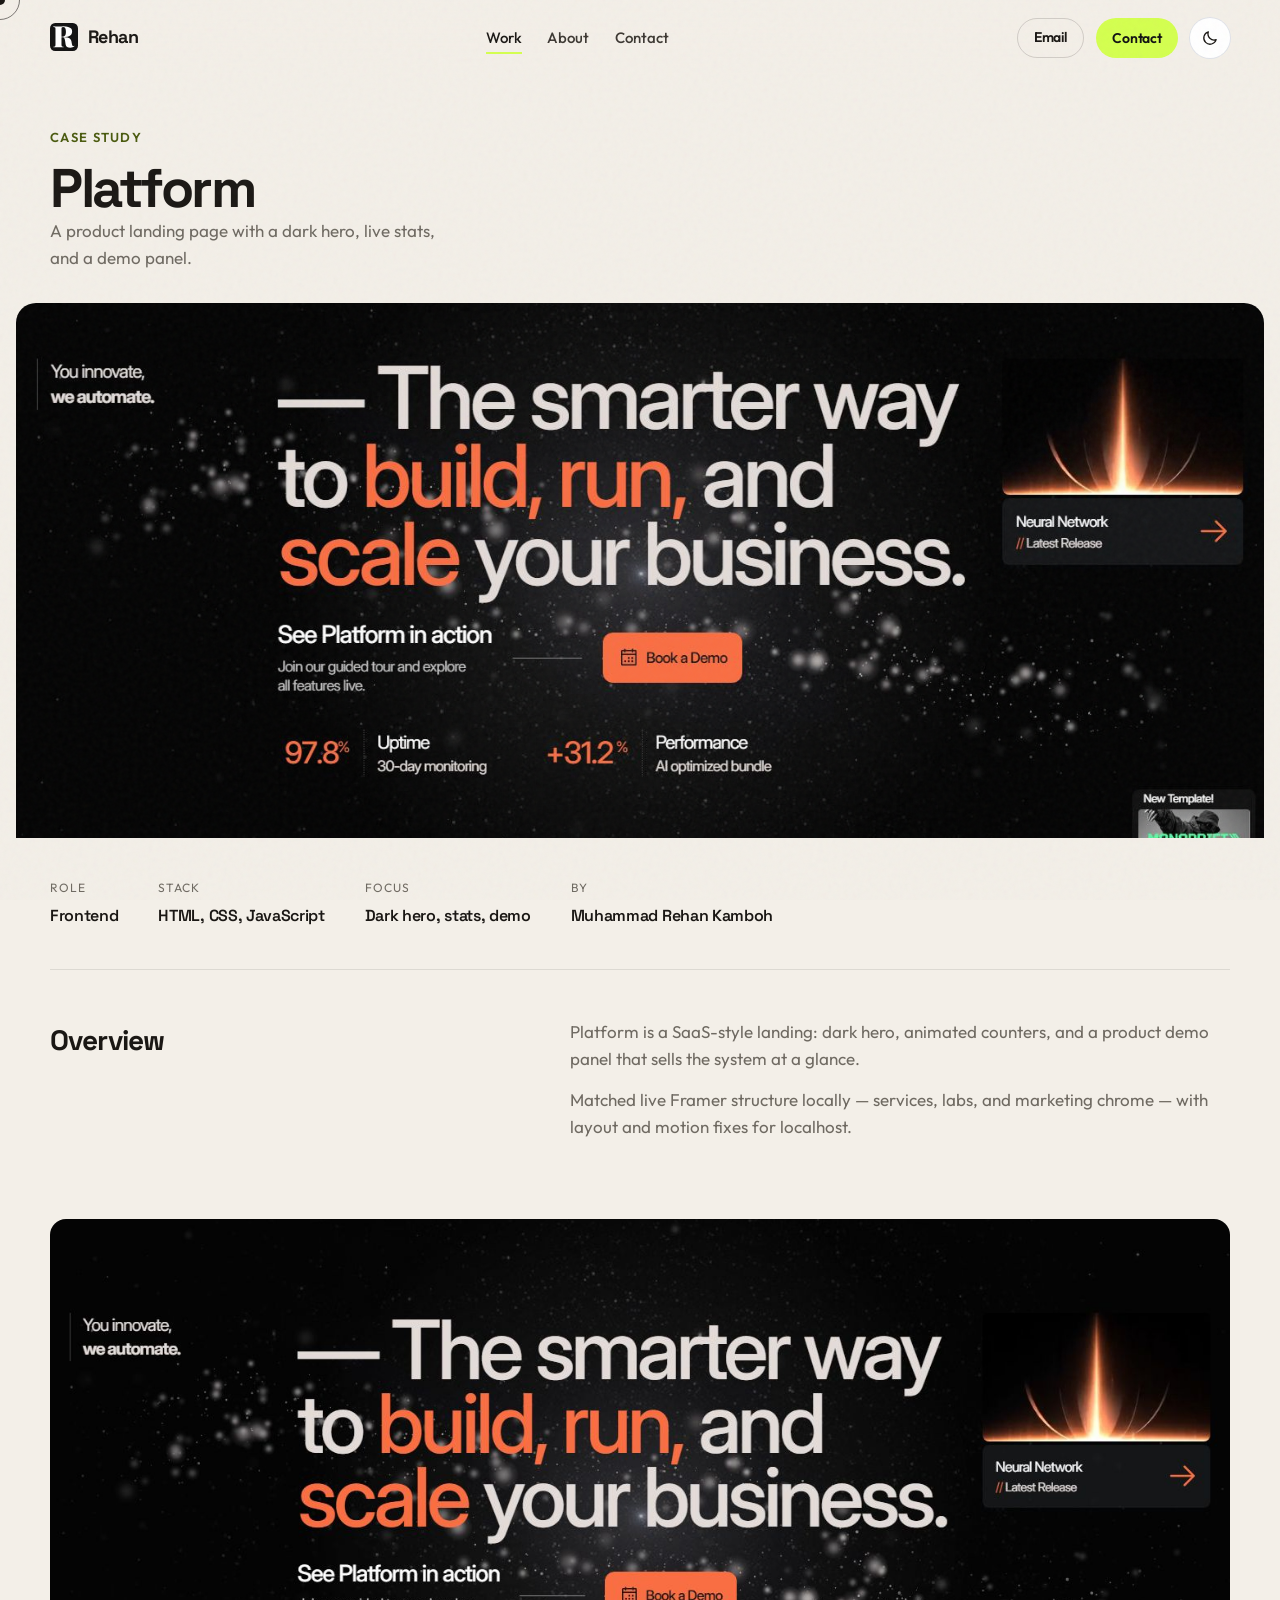
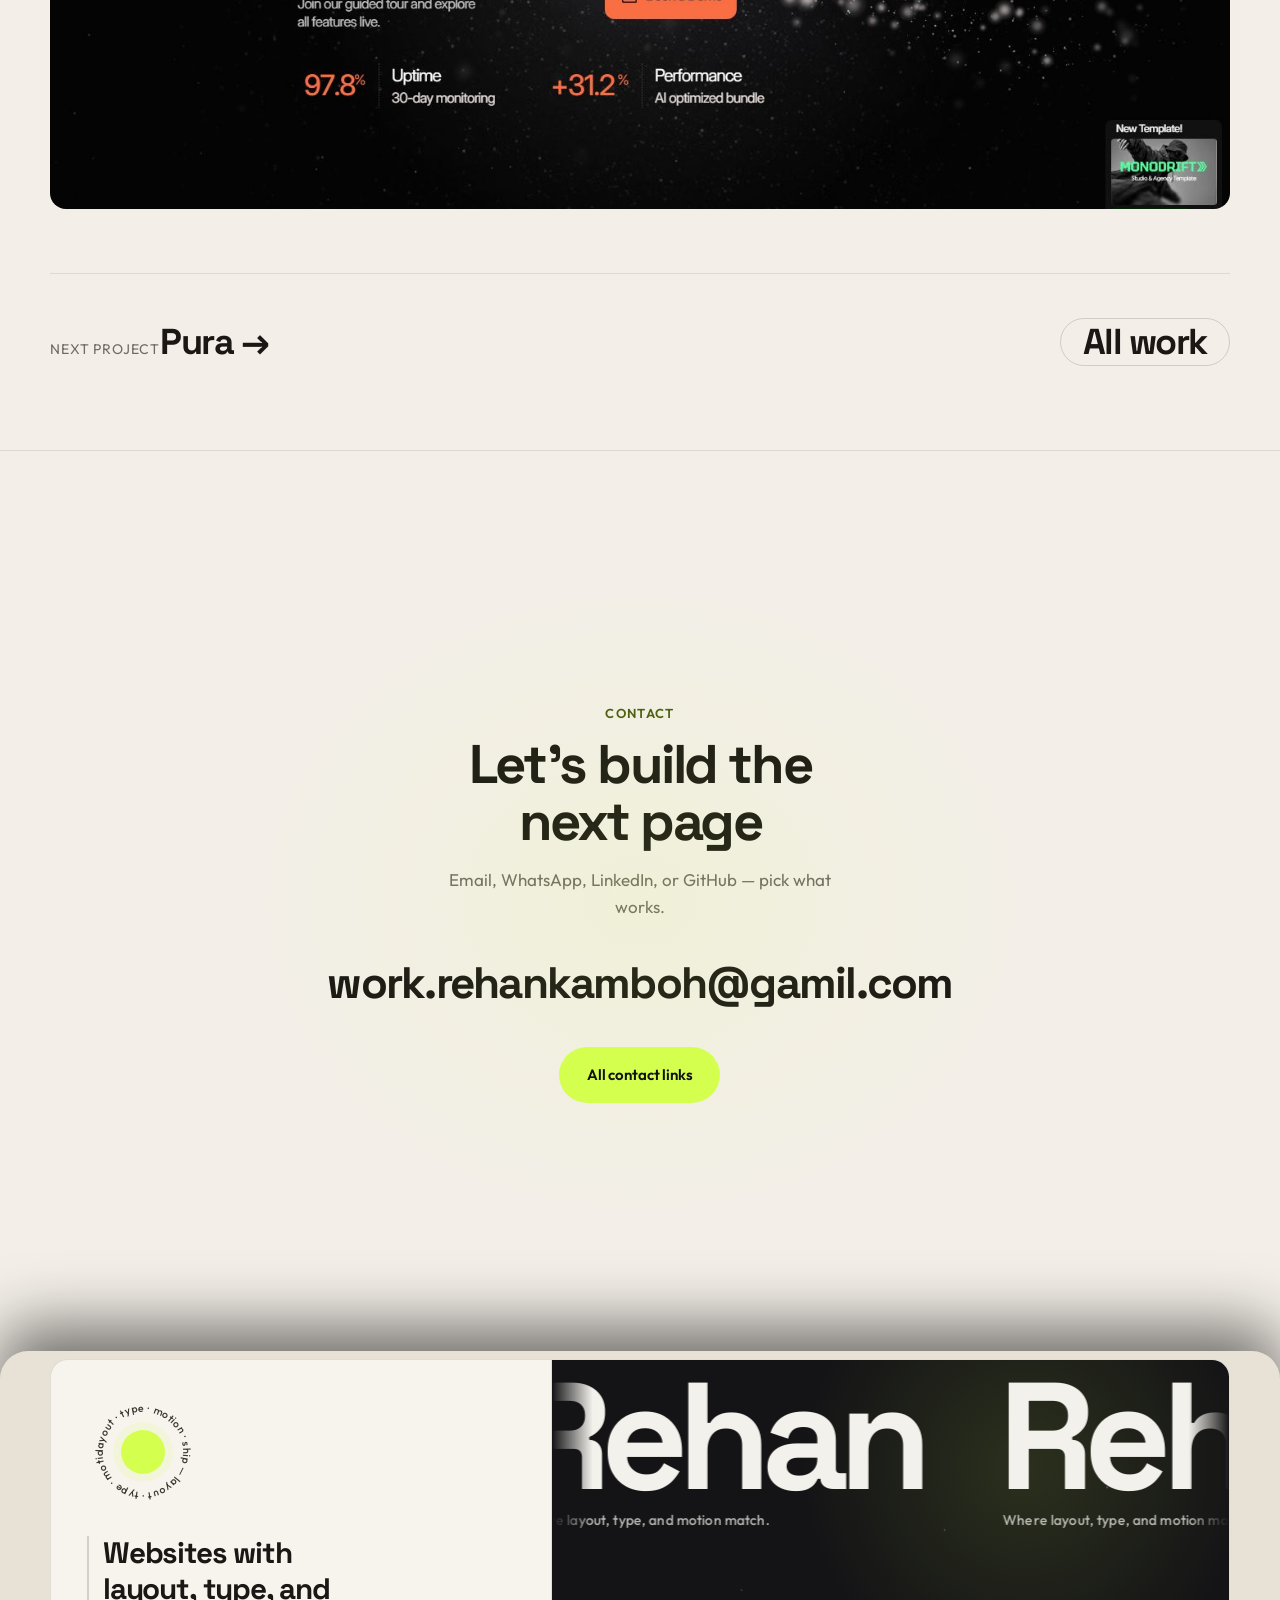
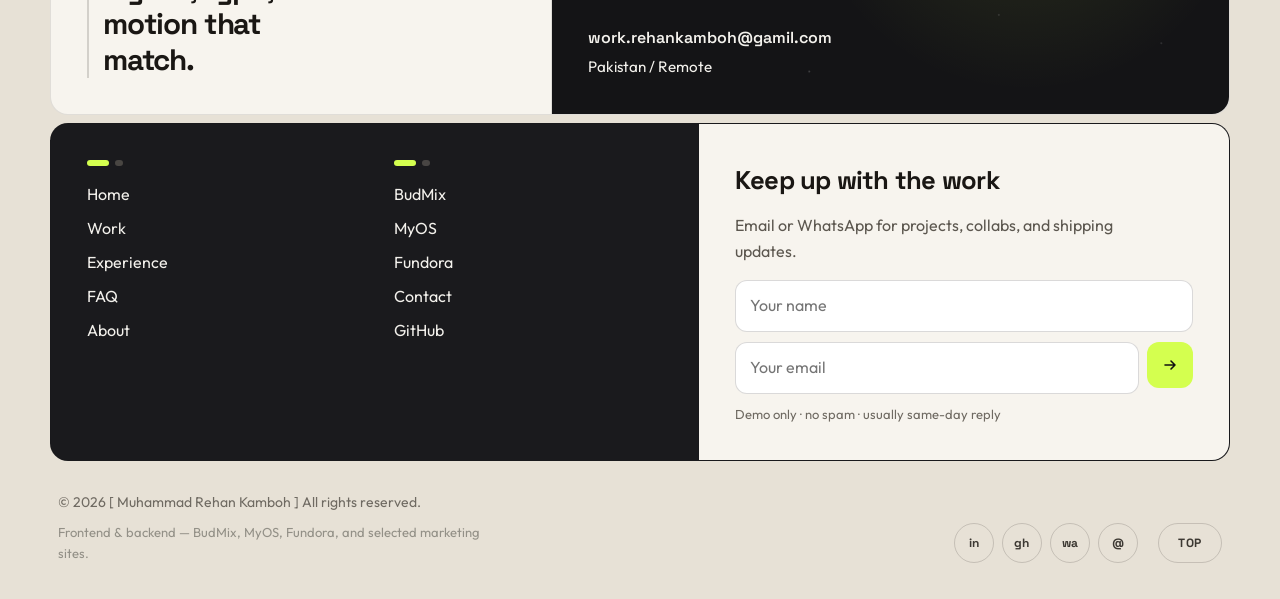
<file: project-platform.html>
<!DOCTYPE html>
<html lang="en">
<head>
<meta charset="UTF-8"/>
<meta name="viewport" content="width=device-width, initial-scale=1"/>
<title>Platform — Muhammad Rehan Kamboh</title>
<meta name="description" content="A product landing page with a dark hero, live stats, and a demo panel."/>
<link rel="icon" href="assets/logo.svg" type="image/svg+xml"/>
<script>(function(){try{var t=localStorage.getItem("vera-theme");if(localStorage.getItem("vera-theme-default")!=="light"){t="light";localStorage.setItem("vera-theme","light");localStorage.setItem("vera-theme-default","light");}document.documentElement.setAttribute("data-theme",t==="dark"?"dark":"light");}catch(e){document.documentElement.setAttribute("data-theme","light");}})();</script><link rel="stylesheet" href="css/styles.css?v=pin23"/>
</head>
<body class="is-loading">
<div class="scroll-progress" aria-hidden="true"><span></span></div>
<div class="cursor" aria-hidden="true"></div>
<div class="cursor__dot" aria-hidden="true"></div>
<div class="boot" aria-hidden="true"><div class="boot__inner"><img class="boot__mark" src="assets/logo.svg" alt="" width="44" height="44"/><div class="boot__bar"><span></span></div></div></div>
<header class="nav"><div class="nav__inner">
<a class="brand" href="index.html" aria-label="Rehan home"><img src="assets/logo.svg" alt="" width="28" height="28"/>Rehan</a>
<nav class="nav__links" aria-label="Primary"><a href="work.html" aria-current="page">Work</a><a href="about.html">About</a><a href="contact.html">Contact</a></nav>
<div class="nav__actions"><a class="btn btn--ghost btn--sm" href="mailto:work.rehankamboh@gamil.com">Email</a><a class="btn btn--primary btn--sm btn--magnetic" href="contact.html">Contact</a><button class="theme-toggle" type="button" aria-label="Switch to dark mode"><svg class="theme-icon theme-sun" width="18" height="18" viewBox="0 0 24 24" fill="none" aria-hidden="true"><circle cx="12" cy="12" r="4.2" stroke="currentColor" stroke-width="1.7"/><path d="M12 2.8v1.8M12 19.4v1.8M2.8 12h1.8M19.4 12h1.8M5.4 5.4l1.3 1.3M17.3 17.3l1.3 1.3M18.6 5.4l-1.3 1.3M6.7 17.3l-1.3 1.3" stroke="currentColor" stroke-width="1.7" stroke-linecap="round"/></svg><svg class="theme-icon theme-moon" width="18" height="18" viewBox="0 0 24 24" fill="none" aria-hidden="true"><path d="M20.2 14.2A8.2 8.2 0 0 1 9.8 3.8 8.4 8.4 0 1 0 20.2 14.2Z" stroke="currentColor" stroke-width="1.7" stroke-linejoin="round"/></svg></button><button class="nav__toggle" type="button" aria-label="Open menu" aria-expanded="false"><span></span></button></div>
</div></header>
<div class="nav__mobile"><a href="work.html">Work</a><a href="about.html">About</a><a href="contact.html">Contact</a><a class="btn btn--primary" href="contact.html">Contact</a></div>
<main>
<section class="case-hero">
<div class="container reveal"><span class="section__label">Case study</span><h1 class="section__title">Platform</h1><p class="section__lead">A product landing page with a dark hero, live stats, and a demo panel.</p></div>
<div class="case-hero__media reveal"><img src="assets/projects/platform.jpg" alt="Platform" width="1440" height="900"/></div>
</section>
<section class="container">
<div class="case-meta reveal">
<div><span>Role</span><strong>Frontend</strong></div>
<div><span>Stack</span><strong>HTML, CSS, JavaScript</strong></div>
<div><span>Focus</span><strong>Dark hero, stats, demo</strong></div>
<div><span>By</span><strong>Muhammad Rehan Kamboh</strong></div>
</div>
<div class="case-body"><div class="reveal"><h2>Overview</h2></div><div class="reveal reveal-delay-1"><p>Platform is a SaaS-style landing: dark hero, animated counters, and a product demo panel that sells the system at a glance.</p><p>Matched live Framer structure locally — services, labs, and marketing chrome — with layout and motion fixes for localhost.</p></div></div>
<div class="case-gallery"><div class="case-gallery__wide reveal"><img src="assets/projects/platform.jpg" alt="Platform detail"/></div></div>
<div class="next-project reveal"><div><span>Next project</span><a href="project-pura.html">Pura →</a></div><a class="btn btn--ghost" href="work.html">All work</a></div>
</section>
</main>
        
    <div class="footer-reveal">
    <section class="contact-band site-pin" id="contact">
      <div class="container">
        <span class="section__label">Contact</span>
        <h2 class="section__title">Let’s build the next page</h2>
        <p class="section__lead">Email, WhatsApp, LinkedIn, or GitHub — pick what works.</p>
        <a class="contact-band__mail" href="mailto:work.rehankamboh@gamil.com">work.rehankamboh@gamil.com</a>
        <div>
          <a class="btn btn--primary btn--lg btn--magnetic" href="contact.html">All contact links</a>
        </div>
      </div>
    </section>
    <footer class="footer site-footer-rise">
      <div class="footer-shell">
        <div class="footer-bento" data-footer-reveal>
          <div class="footer-bento__msg">
            <div class="footer-ring" aria-hidden="true">
              <div class="footer-ring__spin">
                <svg viewBox="0 0 100 100">
                  <defs>
                    <path id="footer-curve" d="M 50 50 m -36 0 a 36 36 0 1 1 72 0 a 36 36 0 1 1 -72 0" />
                  </defs>
                  <text>
                    <textPath href="#footer-curve" startOffset="0">layout · type · motion · ship — layout · type · motion · ship —</textPath>
                  </text>
                </svg>
              </div>
              <span class="footer-ring__dot"></span>
            </div>
            <p class="footer-slogan">Websites with layout, type, and motion that match.</p>
          </div>
          <div class="footer-bento__brand">
            <div class="footer-bento__stars" aria-hidden="true"></div>
            <div class="footer-mega" aria-hidden="true">
              <div class="footer-mega__viewport">
                <div class="footer-mega__track" data-mega-track>
                  <div class="footer-mega__item"><span class="footer-mega__name">Rehan</span><span class="footer-mega__tag">Where layout, type, and motion match.</span></div>
                  <div class="footer-mega__item"><span class="footer-mega__name">Rehan</span><span class="footer-mega__tag">Where layout, type, and motion match.</span></div>
                  <div class="footer-mega__item"><span class="footer-mega__name">Rehan</span><span class="footer-mega__tag">Where layout, type, and motion match.</span></div>
                  <div class="footer-mega__item"><span class="footer-mega__name">Rehan</span><span class="footer-mega__tag">Where layout, type, and motion match.</span></div>
                </div>
              </div>
            </div>
            <div class="footer-bento__meta">
              <a class="footer-link" href="mailto:work.rehankamboh@gamil.com"><span>work.rehankamboh@gamil.com</span><span class="footer-link__fill" aria-hidden="true">work.rehankamboh@gamil.com</span></a>
              <p>Pakistan / Remote</p>
            </div>
          </div>
        </div>

        <div class="footer-mid" data-footer-reveal>
          <div class="footer-nav">
            <div class="footer-nav__col">
              <span class="footer-nav__steps" aria-hidden="true"><i></i><i></i></span>
              <a class="footer-link" href="index.html"><span>Home</span><span class="footer-link__fill" aria-hidden="true">Home</span></a>
              <a class="footer-link" href="work.html"><span>Work</span><span class="footer-link__fill" aria-hidden="true">Work</span></a>
              <a class="footer-link" href="index.html#experience"><span>Experience</span><span class="footer-link__fill" aria-hidden="true">Experience</span></a>
              <a class="footer-link" href="index.html#faq"><span>FAQ</span><span class="footer-link__fill" aria-hidden="true">FAQ</span></a>
              <a class="footer-link" href="about.html"><span>About</span><span class="footer-link__fill" aria-hidden="true">About</span></a>
            </div>
            <div class="footer-nav__col">
              <span class="footer-nav__steps" aria-hidden="true"><i></i><i></i></span>
              <a class="footer-link" href="project-budmix.html"><span>BudMix</span><span class="footer-link__fill" aria-hidden="true">BudMix</span></a>
              <a class="footer-link" href="project-myos.html"><span>MyOS</span><span class="footer-link__fill" aria-hidden="true">MyOS</span></a>
              <a class="footer-link" href="project-fundora.html"><span>Fundora</span><span class="footer-link__fill" aria-hidden="true">Fundora</span></a>
              <a class="footer-link" href="contact.html"><span>Contact</span><span class="footer-link__fill" aria-hidden="true">Contact</span></a>
              <a class="footer-link" href="https://github.com/Mrehankamboh" target="_blank" rel="noopener"><span>GitHub</span><span class="footer-link__fill" aria-hidden="true">GitHub</span></a>
            </div>
          </div>

          <div class="footer-news">
            <h3>Keep up with the work</h3>
            <p>Email or WhatsApp for projects, collabs, and shipping updates.</p>
            <form class="footer-news__form" action="#" method="post">
              <label class="visually-hidden" for="footer-name">Name</label>
              <input id="footer-name" name="name" type="text" placeholder="Your name" autocomplete="name" />
              <label class="visually-hidden" for="footer-email">Email</label>
              <div class="footer-news__row">
                <input id="footer-email" name="email" type="email" placeholder="Your email" autocomplete="email" />
                <button class="footer-news__submit" type="submit" aria-label="Submit">
                  <svg viewBox="0 0 16 16" fill="none" aria-hidden="true"><path d="M3 8h10M9 4l4 4-4 4" stroke="currentColor" stroke-width="1.6" stroke-linecap="round" stroke-linejoin="round"/></svg>
                </button>
              </div>
              <p class="footer-news__note">Demo only · no spam · usually same-day reply</p>
            </form>
          </div>
        </div>

        <div class="footer-bottom" data-footer-reveal>
          <div class="footer-bottom__copy">
            <p>© <span data-year>2026</span> [ Muhammad Rehan Kamboh ] All rights reserved.</p>
            <p class="footer-bottom__reg">Frontend &amp; backend — BudMix, MyOS, Fundora, and selected marketing sites.</p>
          </div>
          <div class="footer-social">
            <a href="https://www.linkedin.com/in/muhammad-rehan-223225436/" target="_blank" rel="noopener" aria-label="LinkedIn">in</a>
            <a href="https://github.com/Mrehankamboh" target="_blank" rel="noopener" aria-label="GitHub">gh</a>
            <a href="https://wa.me/923280865468" target="_blank" rel="noopener" aria-label="WhatsApp">wa</a>
            <a href="mailto:work.rehankamboh@gamil.com" aria-label="Email">@</a>
          </div>
          <a class="footer-top" href="#">TOP</a>
        </div>
      </div>
    </footer>
    </div>
<script src="js/main.js?v=pin23"></script>
</body></html>
</file>
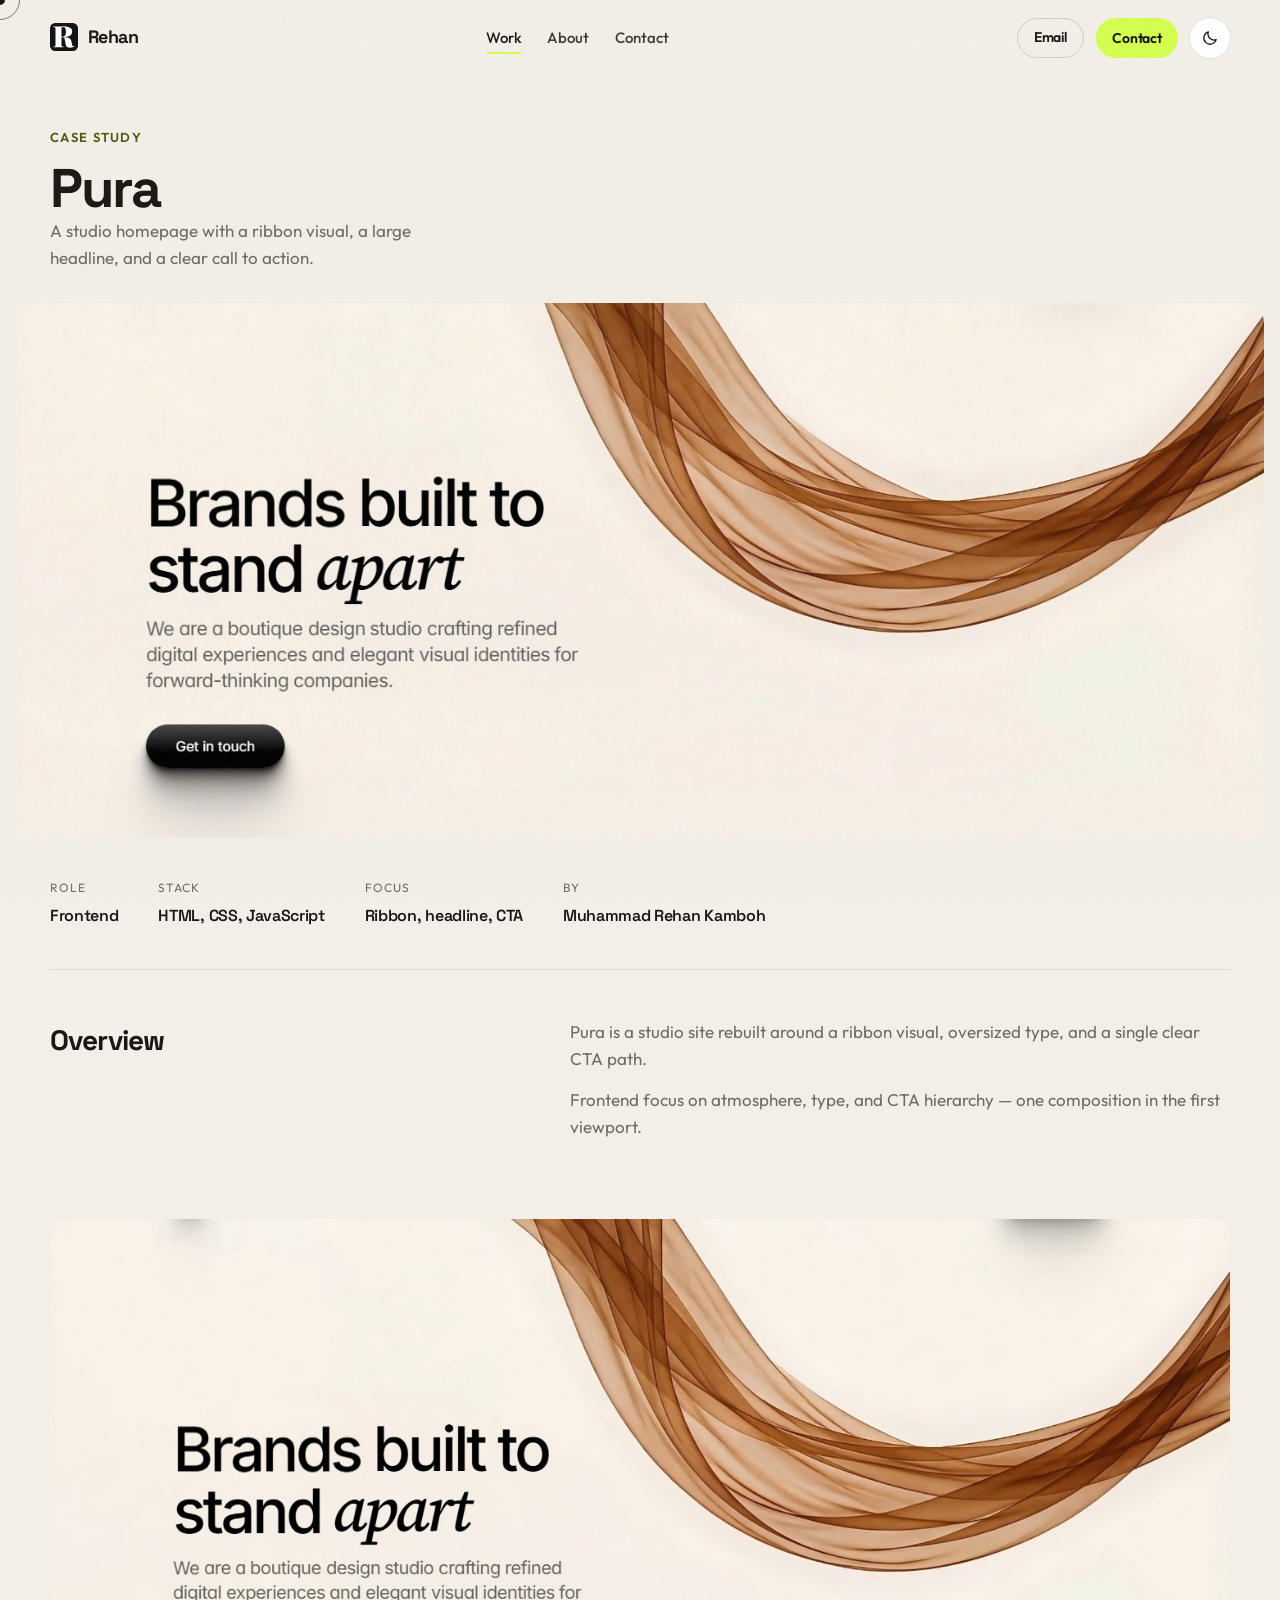
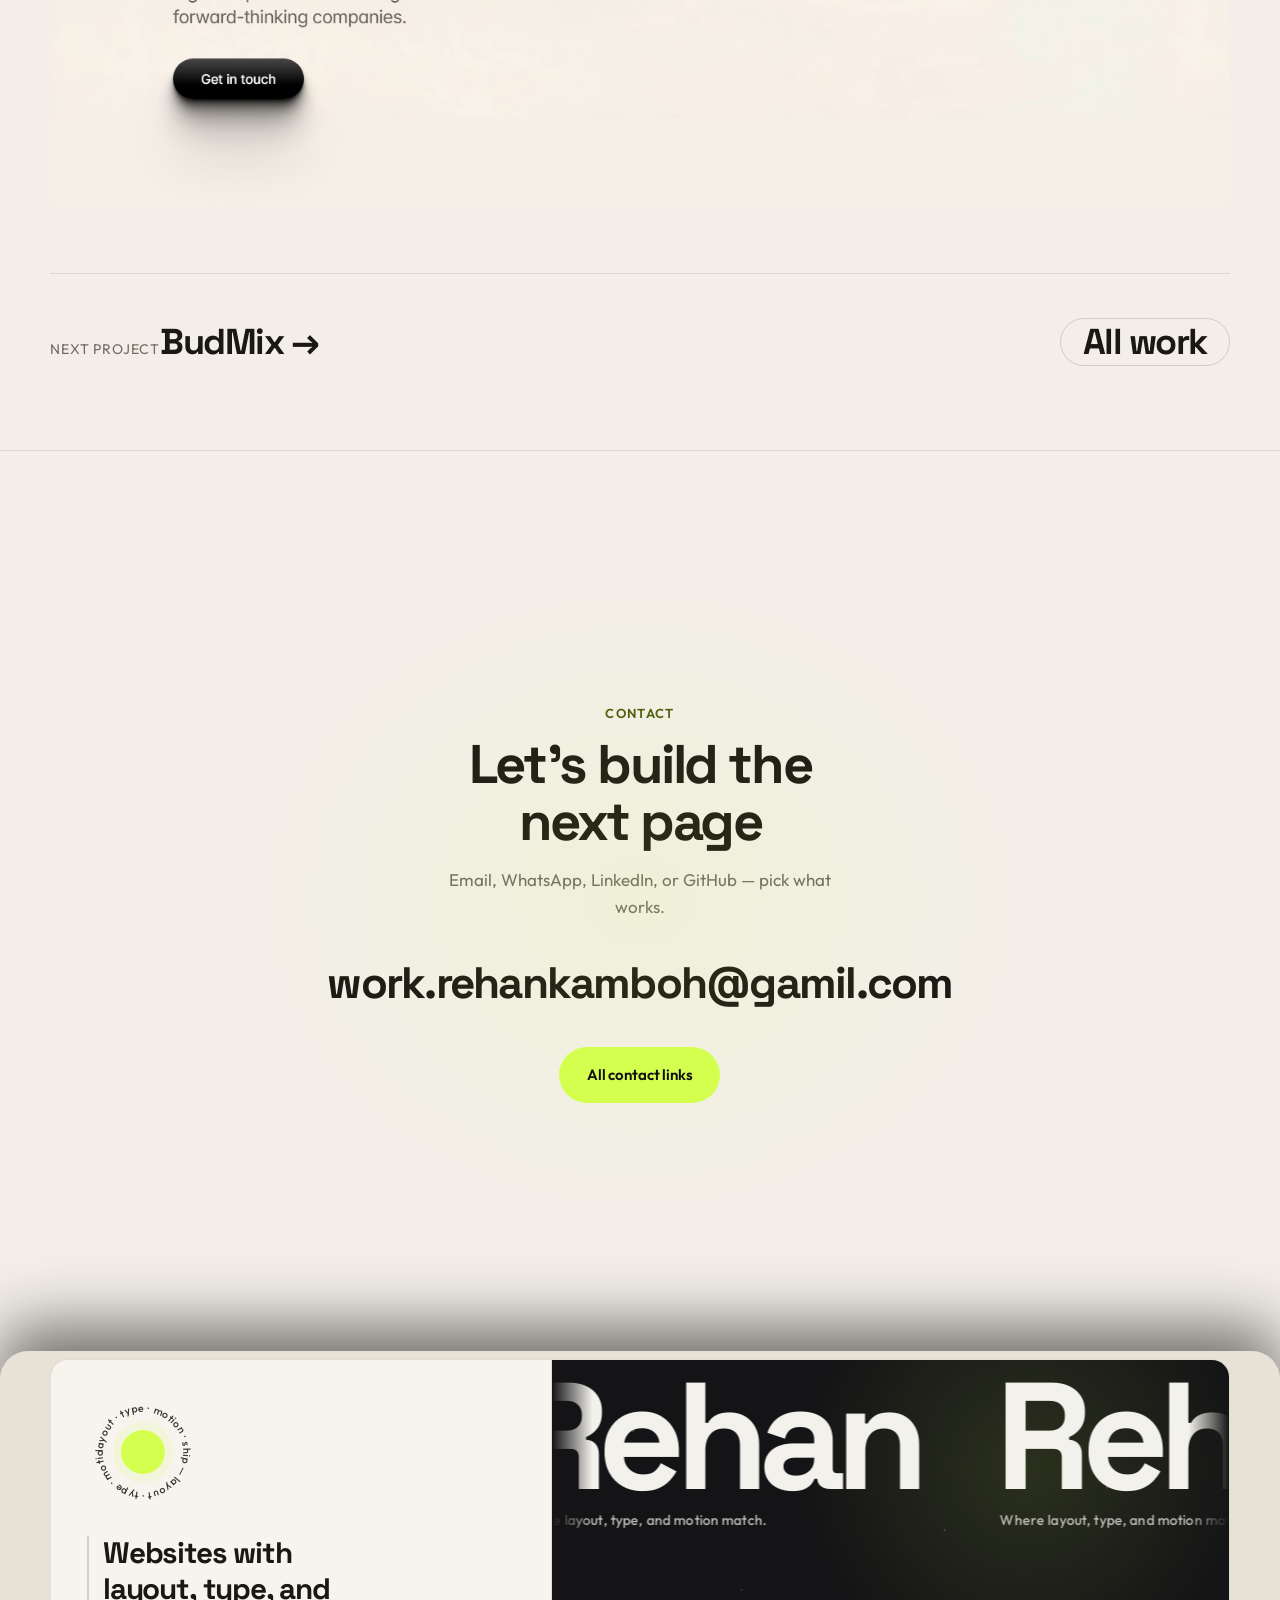
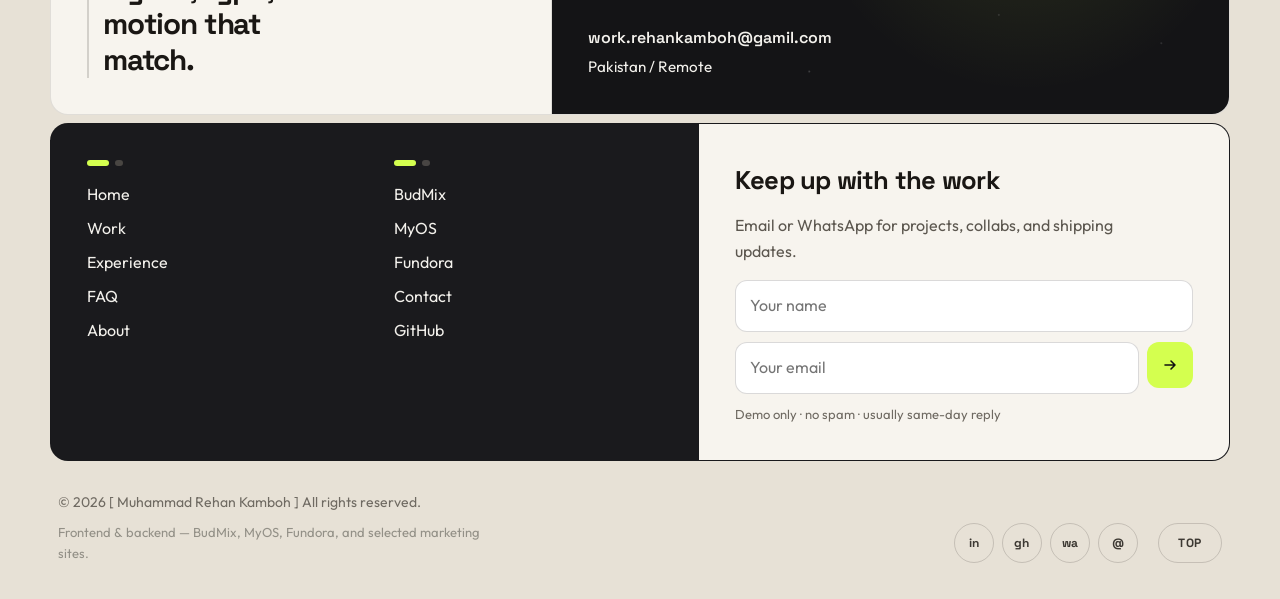
<file: project-pura.html>
<!DOCTYPE html>
<html lang="en">
<head>
<meta charset="UTF-8"/>
<meta name="viewport" content="width=device-width, initial-scale=1"/>
<title>Pura — Muhammad Rehan Kamboh</title>
<meta name="description" content="A studio homepage with a ribbon visual, a large headline, and a clear call to action."/>
<link rel="icon" href="assets/logo.svg" type="image/svg+xml"/>
<script>(function(){try{var t=localStorage.getItem("vera-theme");if(localStorage.getItem("vera-theme-default")!=="light"){t="light";localStorage.setItem("vera-theme","light");localStorage.setItem("vera-theme-default","light");}document.documentElement.setAttribute("data-theme",t==="dark"?"dark":"light");}catch(e){document.documentElement.setAttribute("data-theme","light");}})();</script><link rel="stylesheet" href="css/styles.css?v=pin23"/>
</head>
<body class="is-loading">
<div class="scroll-progress" aria-hidden="true"><span></span></div>
<div class="cursor" aria-hidden="true"></div>
<div class="cursor__dot" aria-hidden="true"></div>
<div class="boot" aria-hidden="true"><div class="boot__inner"><img class="boot__mark" src="assets/logo.svg" alt="" width="44" height="44"/><div class="boot__bar"><span></span></div></div></div>
<header class="nav"><div class="nav__inner">
<a class="brand" href="index.html" aria-label="Rehan home"><img src="assets/logo.svg" alt="" width="28" height="28"/>Rehan</a>
<nav class="nav__links" aria-label="Primary"><a href="work.html" aria-current="page">Work</a><a href="about.html">About</a><a href="contact.html">Contact</a></nav>
<div class="nav__actions"><a class="btn btn--ghost btn--sm" href="mailto:work.rehankamboh@gamil.com">Email</a><a class="btn btn--primary btn--sm btn--magnetic" href="contact.html">Contact</a><button class="theme-toggle" type="button" aria-label="Switch to dark mode"><svg class="theme-icon theme-sun" width="18" height="18" viewBox="0 0 24 24" fill="none" aria-hidden="true"><circle cx="12" cy="12" r="4.2" stroke="currentColor" stroke-width="1.7"/><path d="M12 2.8v1.8M12 19.4v1.8M2.8 12h1.8M19.4 12h1.8M5.4 5.4l1.3 1.3M17.3 17.3l1.3 1.3M18.6 5.4l-1.3 1.3M6.7 17.3l-1.3 1.3" stroke="currentColor" stroke-width="1.7" stroke-linecap="round"/></svg><svg class="theme-icon theme-moon" width="18" height="18" viewBox="0 0 24 24" fill="none" aria-hidden="true"><path d="M20.2 14.2A8.2 8.2 0 0 1 9.8 3.8 8.4 8.4 0 1 0 20.2 14.2Z" stroke="currentColor" stroke-width="1.7" stroke-linejoin="round"/></svg></button><button class="nav__toggle" type="button" aria-label="Open menu" aria-expanded="false"><span></span></button></div>
</div></header>
<div class="nav__mobile"><a href="work.html">Work</a><a href="about.html">About</a><a href="contact.html">Contact</a><a class="btn btn--primary" href="contact.html">Contact</a></div>
<main>
<section class="case-hero">
<div class="container reveal"><span class="section__label">Case study</span><h1 class="section__title">Pura</h1><p class="section__lead">A studio homepage with a ribbon visual, a large headline, and a clear call to action.</p></div>
<div class="case-hero__media reveal"><img src="assets/projects/pura.jpg" alt="Pura" width="1440" height="900"/></div>
</section>
<section class="container">
<div class="case-meta reveal">
<div><span>Role</span><strong>Frontend</strong></div>
<div><span>Stack</span><strong>HTML, CSS, JavaScript</strong></div>
<div><span>Focus</span><strong>Ribbon, headline, CTA</strong></div>
<div><span>By</span><strong>Muhammad Rehan Kamboh</strong></div>
</div>
<div class="case-body"><div class="reveal"><h2>Overview</h2></div><div class="reveal reveal-delay-1"><p>Pura is a studio site rebuilt around a ribbon visual, oversized type, and a single clear CTA path.</p><p>Frontend focus on atmosphere, type, and CTA hierarchy — one composition in the first viewport.</p></div></div>
<div class="case-gallery"><div class="case-gallery__wide reveal"><img src="assets/projects/pura.jpg" alt="Pura detail"/></div></div>
<div class="next-project reveal"><div><span>Next project</span><a href="project-budmix.html">BudMix →</a></div><a class="btn btn--ghost" href="work.html">All work</a></div>
</section>
</main>
        
    <div class="footer-reveal">
    <section class="contact-band site-pin" id="contact">
      <div class="container">
        <span class="section__label">Contact</span>
        <h2 class="section__title">Let’s build the next page</h2>
        <p class="section__lead">Email, WhatsApp, LinkedIn, or GitHub — pick what works.</p>
        <a class="contact-band__mail" href="mailto:work.rehankamboh@gamil.com">work.rehankamboh@gamil.com</a>
        <div>
          <a class="btn btn--primary btn--lg btn--magnetic" href="contact.html">All contact links</a>
        </div>
      </div>
    </section>
    <footer class="footer site-footer-rise">
      <div class="footer-shell">
        <div class="footer-bento" data-footer-reveal>
          <div class="footer-bento__msg">
            <div class="footer-ring" aria-hidden="true">
              <div class="footer-ring__spin">
                <svg viewBox="0 0 100 100">
                  <defs>
                    <path id="footer-curve" d="M 50 50 m -36 0 a 36 36 0 1 1 72 0 a 36 36 0 1 1 -72 0" />
                  </defs>
                  <text>
                    <textPath href="#footer-curve" startOffset="0">layout · type · motion · ship — layout · type · motion · ship —</textPath>
                  </text>
                </svg>
              </div>
              <span class="footer-ring__dot"></span>
            </div>
            <p class="footer-slogan">Websites with layout, type, and motion that match.</p>
          </div>
          <div class="footer-bento__brand">
            <div class="footer-bento__stars" aria-hidden="true"></div>
            <div class="footer-mega" aria-hidden="true">
              <div class="footer-mega__viewport">
                <div class="footer-mega__track" data-mega-track>
                  <div class="footer-mega__item"><span class="footer-mega__name">Rehan</span><span class="footer-mega__tag">Where layout, type, and motion match.</span></div>
                  <div class="footer-mega__item"><span class="footer-mega__name">Rehan</span><span class="footer-mega__tag">Where layout, type, and motion match.</span></div>
                  <div class="footer-mega__item"><span class="footer-mega__name">Rehan</span><span class="footer-mega__tag">Where layout, type, and motion match.</span></div>
                  <div class="footer-mega__item"><span class="footer-mega__name">Rehan</span><span class="footer-mega__tag">Where layout, type, and motion match.</span></div>
                </div>
              </div>
            </div>
            <div class="footer-bento__meta">
              <a class="footer-link" href="mailto:work.rehankamboh@gamil.com"><span>work.rehankamboh@gamil.com</span><span class="footer-link__fill" aria-hidden="true">work.rehankamboh@gamil.com</span></a>
              <p>Pakistan / Remote</p>
            </div>
          </div>
        </div>

        <div class="footer-mid" data-footer-reveal>
          <div class="footer-nav">
            <div class="footer-nav__col">
              <span class="footer-nav__steps" aria-hidden="true"><i></i><i></i></span>
              <a class="footer-link" href="index.html"><span>Home</span><span class="footer-link__fill" aria-hidden="true">Home</span></a>
              <a class="footer-link" href="work.html"><span>Work</span><span class="footer-link__fill" aria-hidden="true">Work</span></a>
              <a class="footer-link" href="index.html#experience"><span>Experience</span><span class="footer-link__fill" aria-hidden="true">Experience</span></a>
              <a class="footer-link" href="index.html#faq"><span>FAQ</span><span class="footer-link__fill" aria-hidden="true">FAQ</span></a>
              <a class="footer-link" href="about.html"><span>About</span><span class="footer-link__fill" aria-hidden="true">About</span></a>
            </div>
            <div class="footer-nav__col">
              <span class="footer-nav__steps" aria-hidden="true"><i></i><i></i></span>
              <a class="footer-link" href="project-budmix.html"><span>BudMix</span><span class="footer-link__fill" aria-hidden="true">BudMix</span></a>
              <a class="footer-link" href="project-myos.html"><span>MyOS</span><span class="footer-link__fill" aria-hidden="true">MyOS</span></a>
              <a class="footer-link" href="project-fundora.html"><span>Fundora</span><span class="footer-link__fill" aria-hidden="true">Fundora</span></a>
              <a class="footer-link" href="contact.html"><span>Contact</span><span class="footer-link__fill" aria-hidden="true">Contact</span></a>
              <a class="footer-link" href="https://github.com/Mrehankamboh" target="_blank" rel="noopener"><span>GitHub</span><span class="footer-link__fill" aria-hidden="true">GitHub</span></a>
            </div>
          </div>

          <div class="footer-news">
            <h3>Keep up with the work</h3>
            <p>Email or WhatsApp for projects, collabs, and shipping updates.</p>
            <form class="footer-news__form" action="#" method="post">
              <label class="visually-hidden" for="footer-name">Name</label>
              <input id="footer-name" name="name" type="text" placeholder="Your name" autocomplete="name" />
              <label class="visually-hidden" for="footer-email">Email</label>
              <div class="footer-news__row">
                <input id="footer-email" name="email" type="email" placeholder="Your email" autocomplete="email" />
                <button class="footer-news__submit" type="submit" aria-label="Submit">
                  <svg viewBox="0 0 16 16" fill="none" aria-hidden="true"><path d="M3 8h10M9 4l4 4-4 4" stroke="currentColor" stroke-width="1.6" stroke-linecap="round" stroke-linejoin="round"/></svg>
                </button>
              </div>
              <p class="footer-news__note">Demo only · no spam · usually same-day reply</p>
            </form>
          </div>
        </div>

        <div class="footer-bottom" data-footer-reveal>
          <div class="footer-bottom__copy">
            <p>© <span data-year>2026</span> [ Muhammad Rehan Kamboh ] All rights reserved.</p>
            <p class="footer-bottom__reg">Frontend &amp; backend — BudMix, MyOS, Fundora, and selected marketing sites.</p>
          </div>
          <div class="footer-social">
            <a href="https://www.linkedin.com/in/muhammad-rehan-223225436/" target="_blank" rel="noopener" aria-label="LinkedIn">in</a>
            <a href="https://github.com/Mrehankamboh" target="_blank" rel="noopener" aria-label="GitHub">gh</a>
            <a href="https://wa.me/923280865468" target="_blank" rel="noopener" aria-label="WhatsApp">wa</a>
            <a href="mailto:work.rehankamboh@gamil.com" aria-label="Email">@</a>
          </div>
          <a class="footer-top" href="#">TOP</a>
        </div>
      </div>
    </footer>
    </div>
<script src="js/main.js?v=pin23"></script>
</body></html>
</file>
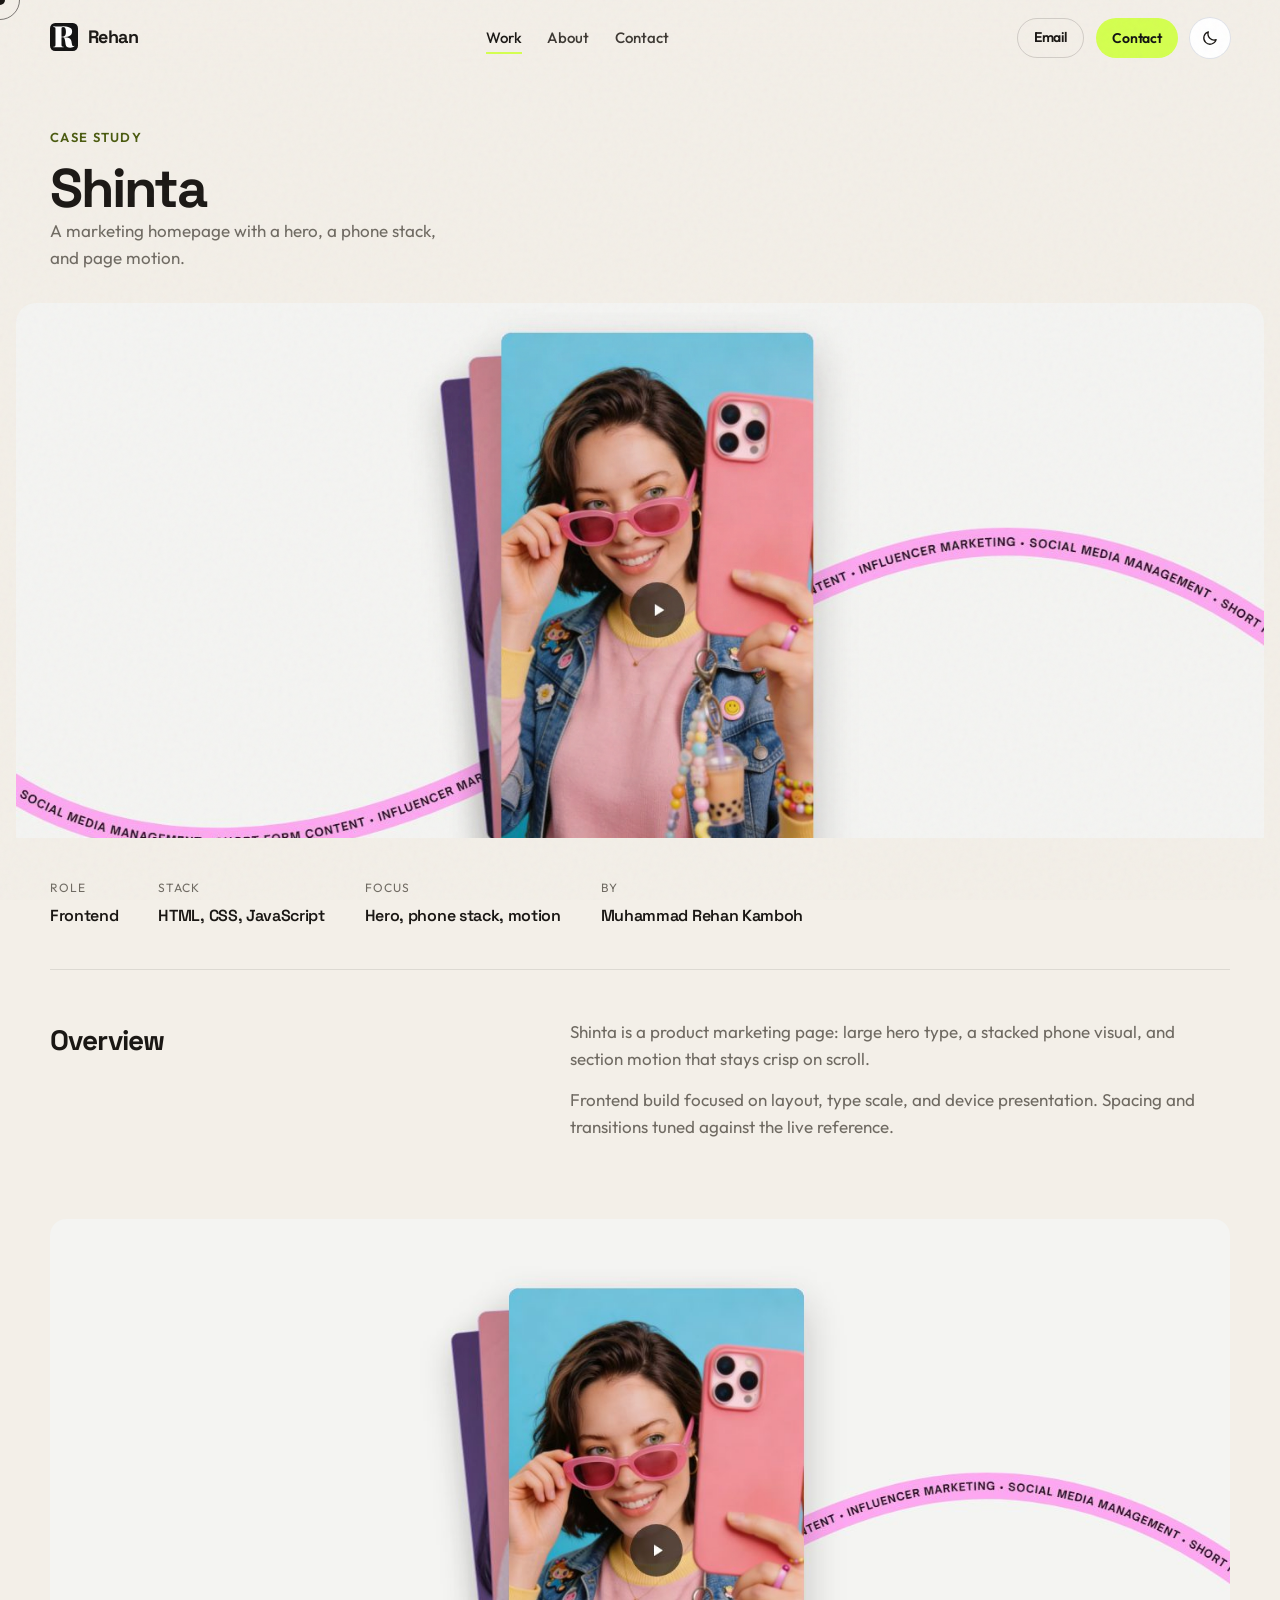
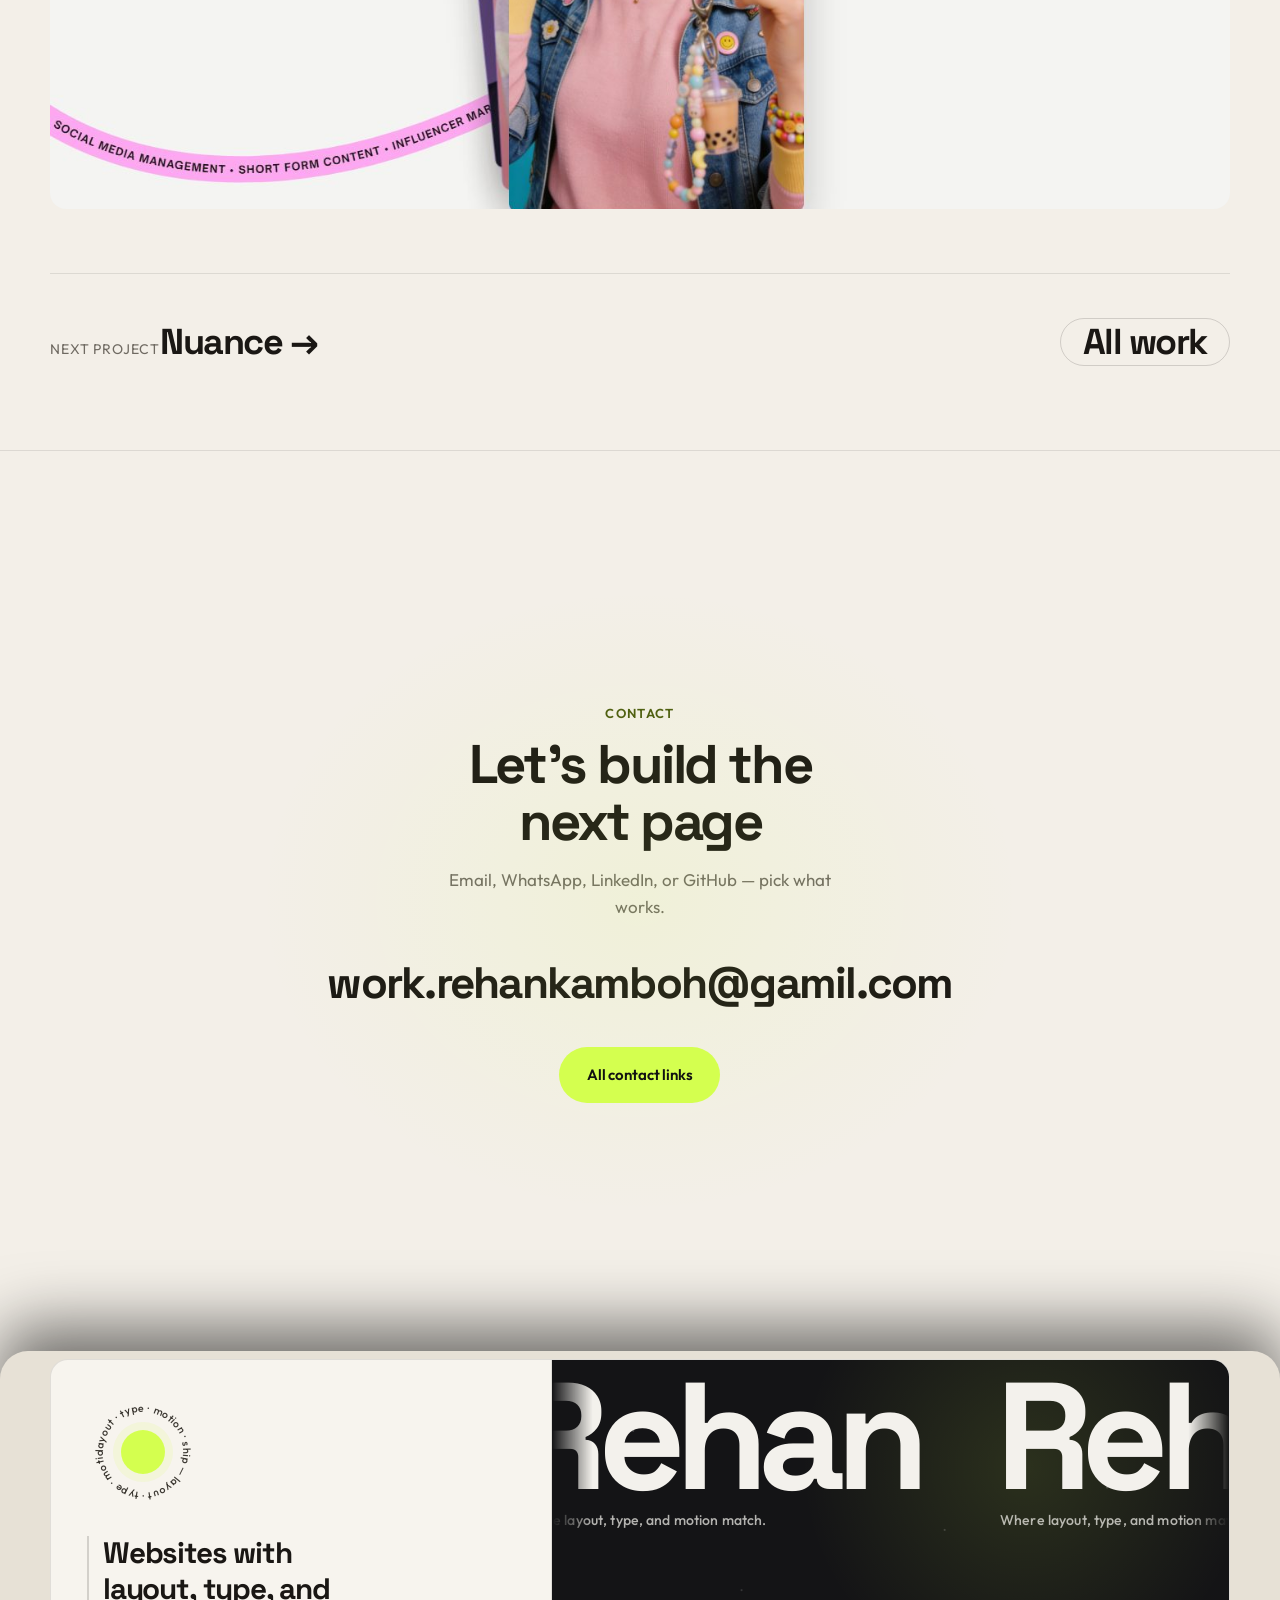
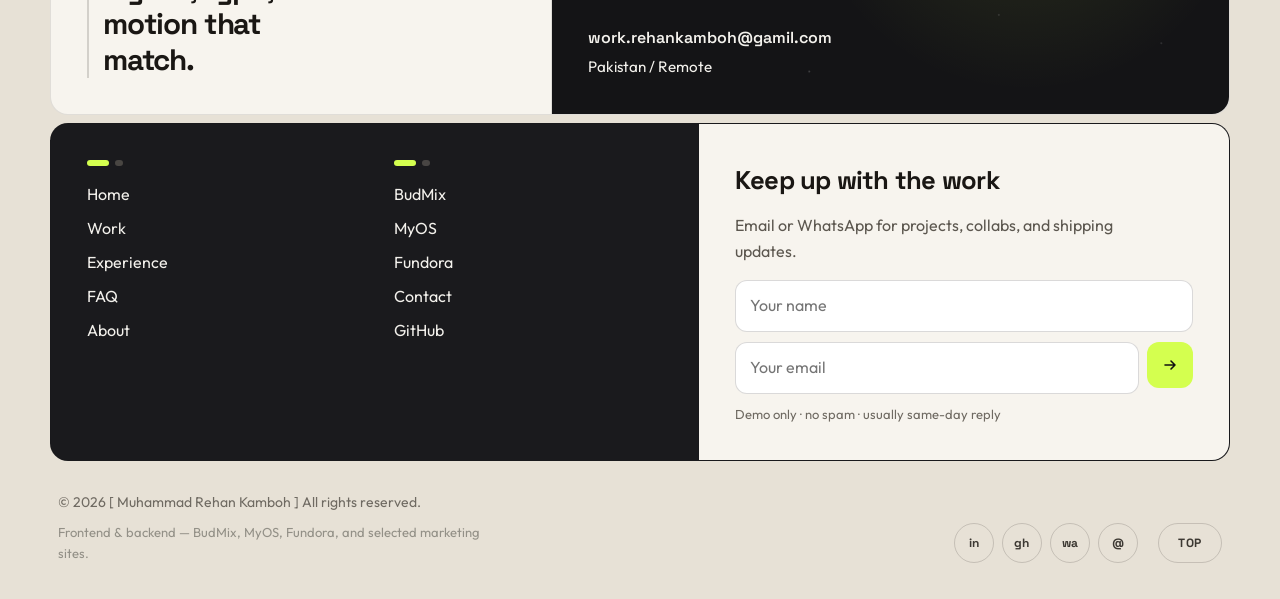
<file: project-shinta.html>
<!DOCTYPE html>
<html lang="en">
<head>
<meta charset="UTF-8"/>
<meta name="viewport" content="width=device-width, initial-scale=1"/>
<title>Shinta — Muhammad Rehan Kamboh</title>
<meta name="description" content="A marketing homepage with a hero, a phone stack, and page motion."/>
<link rel="icon" href="assets/logo.svg" type="image/svg+xml"/>
<script>(function(){try{var t=localStorage.getItem("vera-theme");if(localStorage.getItem("vera-theme-default")!=="light"){t="light";localStorage.setItem("vera-theme","light");localStorage.setItem("vera-theme-default","light");}document.documentElement.setAttribute("data-theme",t==="dark"?"dark":"light");}catch(e){document.documentElement.setAttribute("data-theme","light");}})();</script><link rel="stylesheet" href="css/styles.css?v=pin23"/>
</head>
<body class="is-loading">
<div class="scroll-progress" aria-hidden="true"><span></span></div>
<div class="cursor" aria-hidden="true"></div>
<div class="cursor__dot" aria-hidden="true"></div>
<div class="boot" aria-hidden="true"><div class="boot__inner"><img class="boot__mark" src="assets/logo.svg" alt="" width="44" height="44"/><div class="boot__bar"><span></span></div></div></div>
<header class="nav"><div class="nav__inner">
<a class="brand" href="index.html" aria-label="Rehan home"><img src="assets/logo.svg" alt="" width="28" height="28"/>Rehan</a>
<nav class="nav__links" aria-label="Primary"><a href="work.html" aria-current="page">Work</a><a href="about.html">About</a><a href="contact.html">Contact</a></nav>
<div class="nav__actions"><a class="btn btn--ghost btn--sm" href="mailto:work.rehankamboh@gamil.com">Email</a><a class="btn btn--primary btn--sm btn--magnetic" href="contact.html">Contact</a><button class="theme-toggle" type="button" aria-label="Switch to dark mode"><svg class="theme-icon theme-sun" width="18" height="18" viewBox="0 0 24 24" fill="none" aria-hidden="true"><circle cx="12" cy="12" r="4.2" stroke="currentColor" stroke-width="1.7"/><path d="M12 2.8v1.8M12 19.4v1.8M2.8 12h1.8M19.4 12h1.8M5.4 5.4l1.3 1.3M17.3 17.3l1.3 1.3M18.6 5.4l-1.3 1.3M6.7 17.3l-1.3 1.3" stroke="currentColor" stroke-width="1.7" stroke-linecap="round"/></svg><svg class="theme-icon theme-moon" width="18" height="18" viewBox="0 0 24 24" fill="none" aria-hidden="true"><path d="M20.2 14.2A8.2 8.2 0 0 1 9.8 3.8 8.4 8.4 0 1 0 20.2 14.2Z" stroke="currentColor" stroke-width="1.7" stroke-linejoin="round"/></svg></button><button class="nav__toggle" type="button" aria-label="Open menu" aria-expanded="false"><span></span></button></div>
</div></header>
<div class="nav__mobile"><a href="work.html">Work</a><a href="about.html">About</a><a href="contact.html">Contact</a><a class="btn btn--primary" href="contact.html">Contact</a></div>
<main>
<section class="case-hero">
<div class="container reveal"><span class="section__label">Case study</span><h1 class="section__title">Shinta</h1><p class="section__lead">A marketing homepage with a hero, a phone stack, and page motion.</p></div>
<div class="case-hero__media reveal"><img src="assets/projects/shinta.jpg" alt="Shinta" width="1440" height="900"/></div>
</section>
<section class="container">
<div class="case-meta reveal">
<div><span>Role</span><strong>Frontend</strong></div>
<div><span>Stack</span><strong>HTML, CSS, JavaScript</strong></div>
<div><span>Focus</span><strong>Hero, phone stack, motion</strong></div>
<div><span>By</span><strong>Muhammad Rehan Kamboh</strong></div>
</div>
<div class="case-body"><div class="reveal"><h2>Overview</h2></div><div class="reveal reveal-delay-1"><p>Shinta is a product marketing page: large hero type, a stacked phone visual, and section motion that stays crisp on scroll.</p><p>Frontend build focused on layout, type scale, and device presentation. Spacing and transitions tuned against the live reference.</p></div></div>
<div class="case-gallery"><div class="case-gallery__wide reveal"><img src="assets/projects/shinta.jpg" alt="Shinta detail"/></div></div>
<div class="next-project reveal"><div><span>Next project</span><a href="project-nuance.html">Nuance →</a></div><a class="btn btn--ghost" href="work.html">All work</a></div>
</section>
</main>
        
    <div class="footer-reveal">
    <section class="contact-band site-pin" id="contact">
      <div class="container">
        <span class="section__label">Contact</span>
        <h2 class="section__title">Let’s build the next page</h2>
        <p class="section__lead">Email, WhatsApp, LinkedIn, or GitHub — pick what works.</p>
        <a class="contact-band__mail" href="mailto:work.rehankamboh@gamil.com">work.rehankamboh@gamil.com</a>
        <div>
          <a class="btn btn--primary btn--lg btn--magnetic" href="contact.html">All contact links</a>
        </div>
      </div>
    </section>
    <footer class="footer site-footer-rise">
      <div class="footer-shell">
        <div class="footer-bento" data-footer-reveal>
          <div class="footer-bento__msg">
            <div class="footer-ring" aria-hidden="true">
              <div class="footer-ring__spin">
                <svg viewBox="0 0 100 100">
                  <defs>
                    <path id="footer-curve" d="M 50 50 m -36 0 a 36 36 0 1 1 72 0 a 36 36 0 1 1 -72 0" />
                  </defs>
                  <text>
                    <textPath href="#footer-curve" startOffset="0">layout · type · motion · ship — layout · type · motion · ship —</textPath>
                  </text>
                </svg>
              </div>
              <span class="footer-ring__dot"></span>
            </div>
            <p class="footer-slogan">Websites with layout, type, and motion that match.</p>
          </div>
          <div class="footer-bento__brand">
            <div class="footer-bento__stars" aria-hidden="true"></div>
            <div class="footer-mega" aria-hidden="true">
              <div class="footer-mega__viewport">
                <div class="footer-mega__track" data-mega-track>
                  <div class="footer-mega__item"><span class="footer-mega__name">Rehan</span><span class="footer-mega__tag">Where layout, type, and motion match.</span></div>
                  <div class="footer-mega__item"><span class="footer-mega__name">Rehan</span><span class="footer-mega__tag">Where layout, type, and motion match.</span></div>
                  <div class="footer-mega__item"><span class="footer-mega__name">Rehan</span><span class="footer-mega__tag">Where layout, type, and motion match.</span></div>
                  <div class="footer-mega__item"><span class="footer-mega__name">Rehan</span><span class="footer-mega__tag">Where layout, type, and motion match.</span></div>
                </div>
              </div>
            </div>
            <div class="footer-bento__meta">
              <a class="footer-link" href="mailto:work.rehankamboh@gamil.com"><span>work.rehankamboh@gamil.com</span><span class="footer-link__fill" aria-hidden="true">work.rehankamboh@gamil.com</span></a>
              <p>Pakistan / Remote</p>
            </div>
          </div>
        </div>

        <div class="footer-mid" data-footer-reveal>
          <div class="footer-nav">
            <div class="footer-nav__col">
              <span class="footer-nav__steps" aria-hidden="true"><i></i><i></i></span>
              <a class="footer-link" href="index.html"><span>Home</span><span class="footer-link__fill" aria-hidden="true">Home</span></a>
              <a class="footer-link" href="work.html"><span>Work</span><span class="footer-link__fill" aria-hidden="true">Work</span></a>
              <a class="footer-link" href="index.html#experience"><span>Experience</span><span class="footer-link__fill" aria-hidden="true">Experience</span></a>
              <a class="footer-link" href="index.html#faq"><span>FAQ</span><span class="footer-link__fill" aria-hidden="true">FAQ</span></a>
              <a class="footer-link" href="about.html"><span>About</span><span class="footer-link__fill" aria-hidden="true">About</span></a>
            </div>
            <div class="footer-nav__col">
              <span class="footer-nav__steps" aria-hidden="true"><i></i><i></i></span>
              <a class="footer-link" href="project-budmix.html"><span>BudMix</span><span class="footer-link__fill" aria-hidden="true">BudMix</span></a>
              <a class="footer-link" href="project-myos.html"><span>MyOS</span><span class="footer-link__fill" aria-hidden="true">MyOS</span></a>
              <a class="footer-link" href="project-fundora.html"><span>Fundora</span><span class="footer-link__fill" aria-hidden="true">Fundora</span></a>
              <a class="footer-link" href="contact.html"><span>Contact</span><span class="footer-link__fill" aria-hidden="true">Contact</span></a>
              <a class="footer-link" href="https://github.com/Mrehankamboh" target="_blank" rel="noopener"><span>GitHub</span><span class="footer-link__fill" aria-hidden="true">GitHub</span></a>
            </div>
          </div>

          <div class="footer-news">
            <h3>Keep up with the work</h3>
            <p>Email or WhatsApp for projects, collabs, and shipping updates.</p>
            <form class="footer-news__form" action="#" method="post">
              <label class="visually-hidden" for="footer-name">Name</label>
              <input id="footer-name" name="name" type="text" placeholder="Your name" autocomplete="name" />
              <label class="visually-hidden" for="footer-email">Email</label>
              <div class="footer-news__row">
                <input id="footer-email" name="email" type="email" placeholder="Your email" autocomplete="email" />
                <button class="footer-news__submit" type="submit" aria-label="Submit">
                  <svg viewBox="0 0 16 16" fill="none" aria-hidden="true"><path d="M3 8h10M9 4l4 4-4 4" stroke="currentColor" stroke-width="1.6" stroke-linecap="round" stroke-linejoin="round"/></svg>
                </button>
              </div>
              <p class="footer-news__note">Demo only · no spam · usually same-day reply</p>
            </form>
          </div>
        </div>

        <div class="footer-bottom" data-footer-reveal>
          <div class="footer-bottom__copy">
            <p>© <span data-year>2026</span> [ Muhammad Rehan Kamboh ] All rights reserved.</p>
            <p class="footer-bottom__reg">Frontend &amp; backend — BudMix, MyOS, Fundora, and selected marketing sites.</p>
          </div>
          <div class="footer-social">
            <a href="https://www.linkedin.com/in/muhammad-rehan-223225436/" target="_blank" rel="noopener" aria-label="LinkedIn">in</a>
            <a href="https://github.com/Mrehankamboh" target="_blank" rel="noopener" aria-label="GitHub">gh</a>
            <a href="https://wa.me/923280865468" target="_blank" rel="noopener" aria-label="WhatsApp">wa</a>
            <a href="mailto:work.rehankamboh@gamil.com" aria-label="Email">@</a>
          </div>
          <a class="footer-top" href="#">TOP</a>
        </div>
      </div>
    </footer>
    </div>
<script src="js/main.js?v=pin23"></script>
</body></html>
</file>
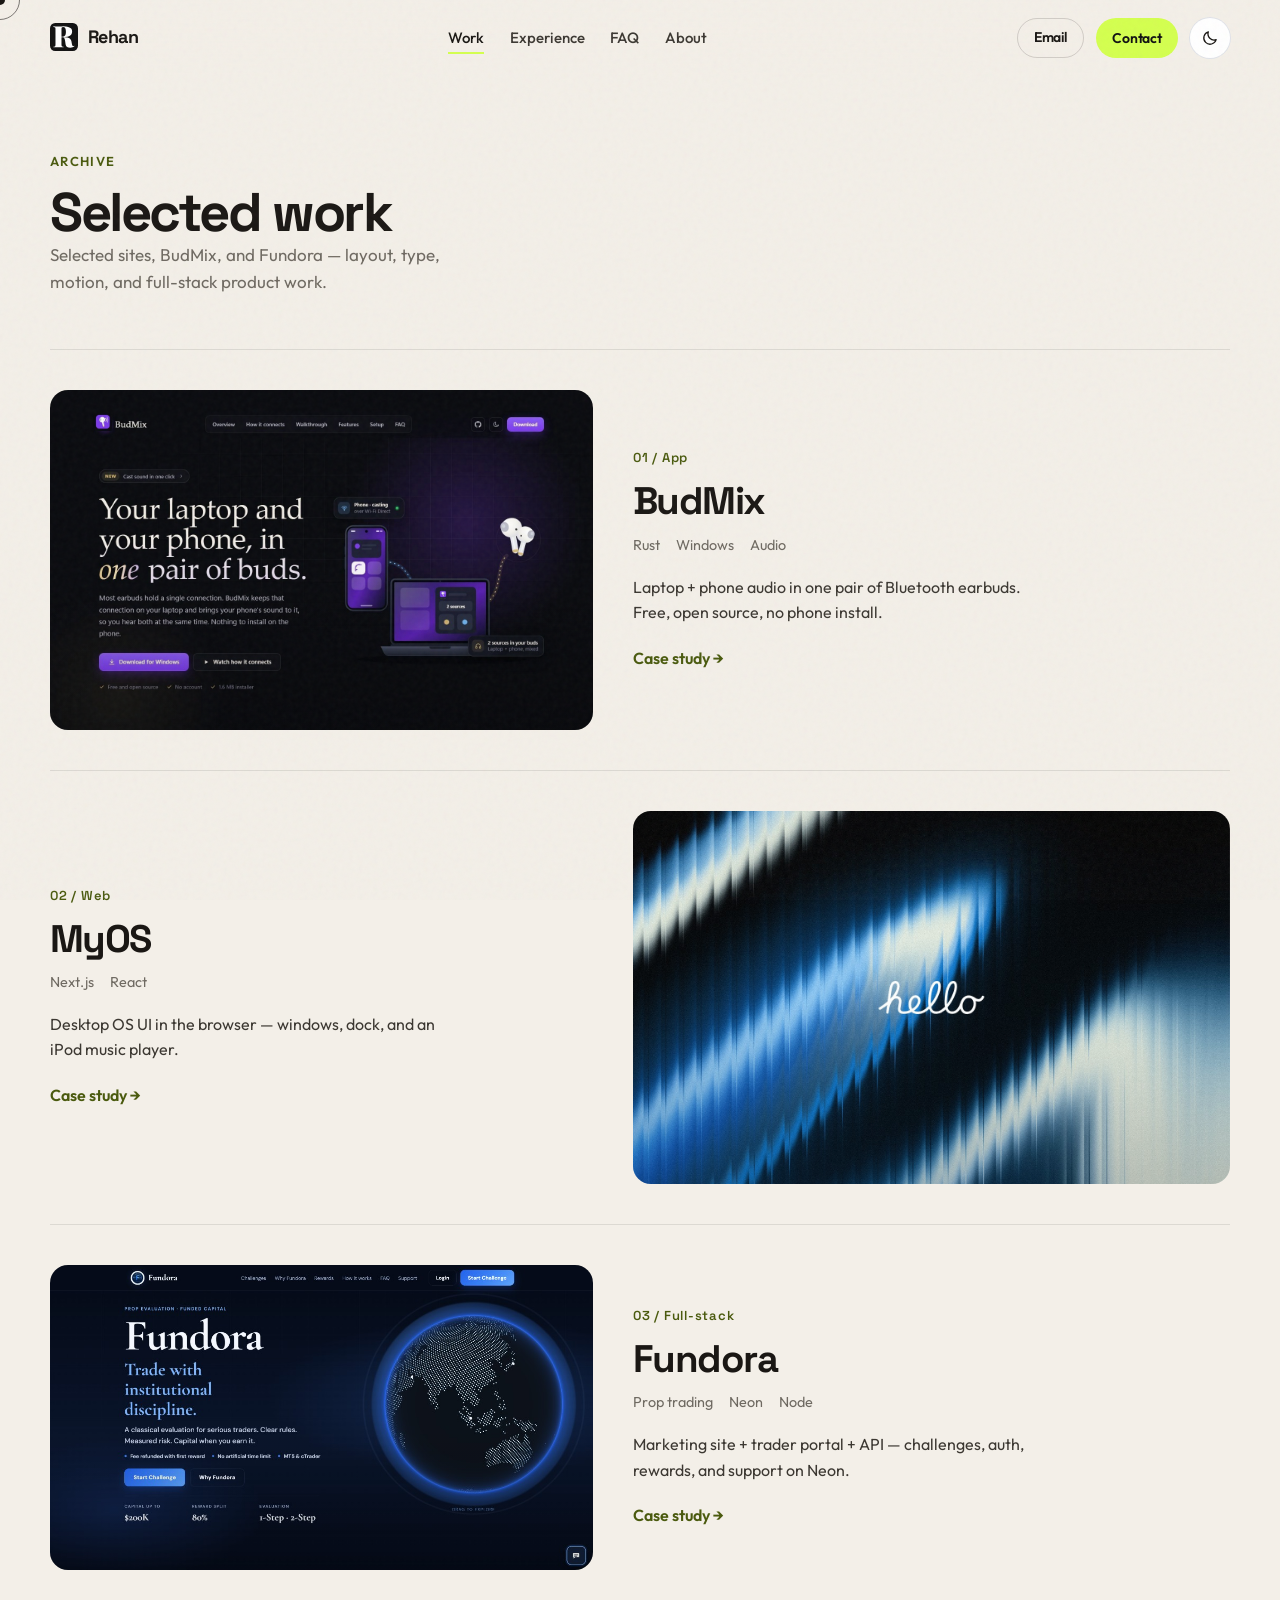
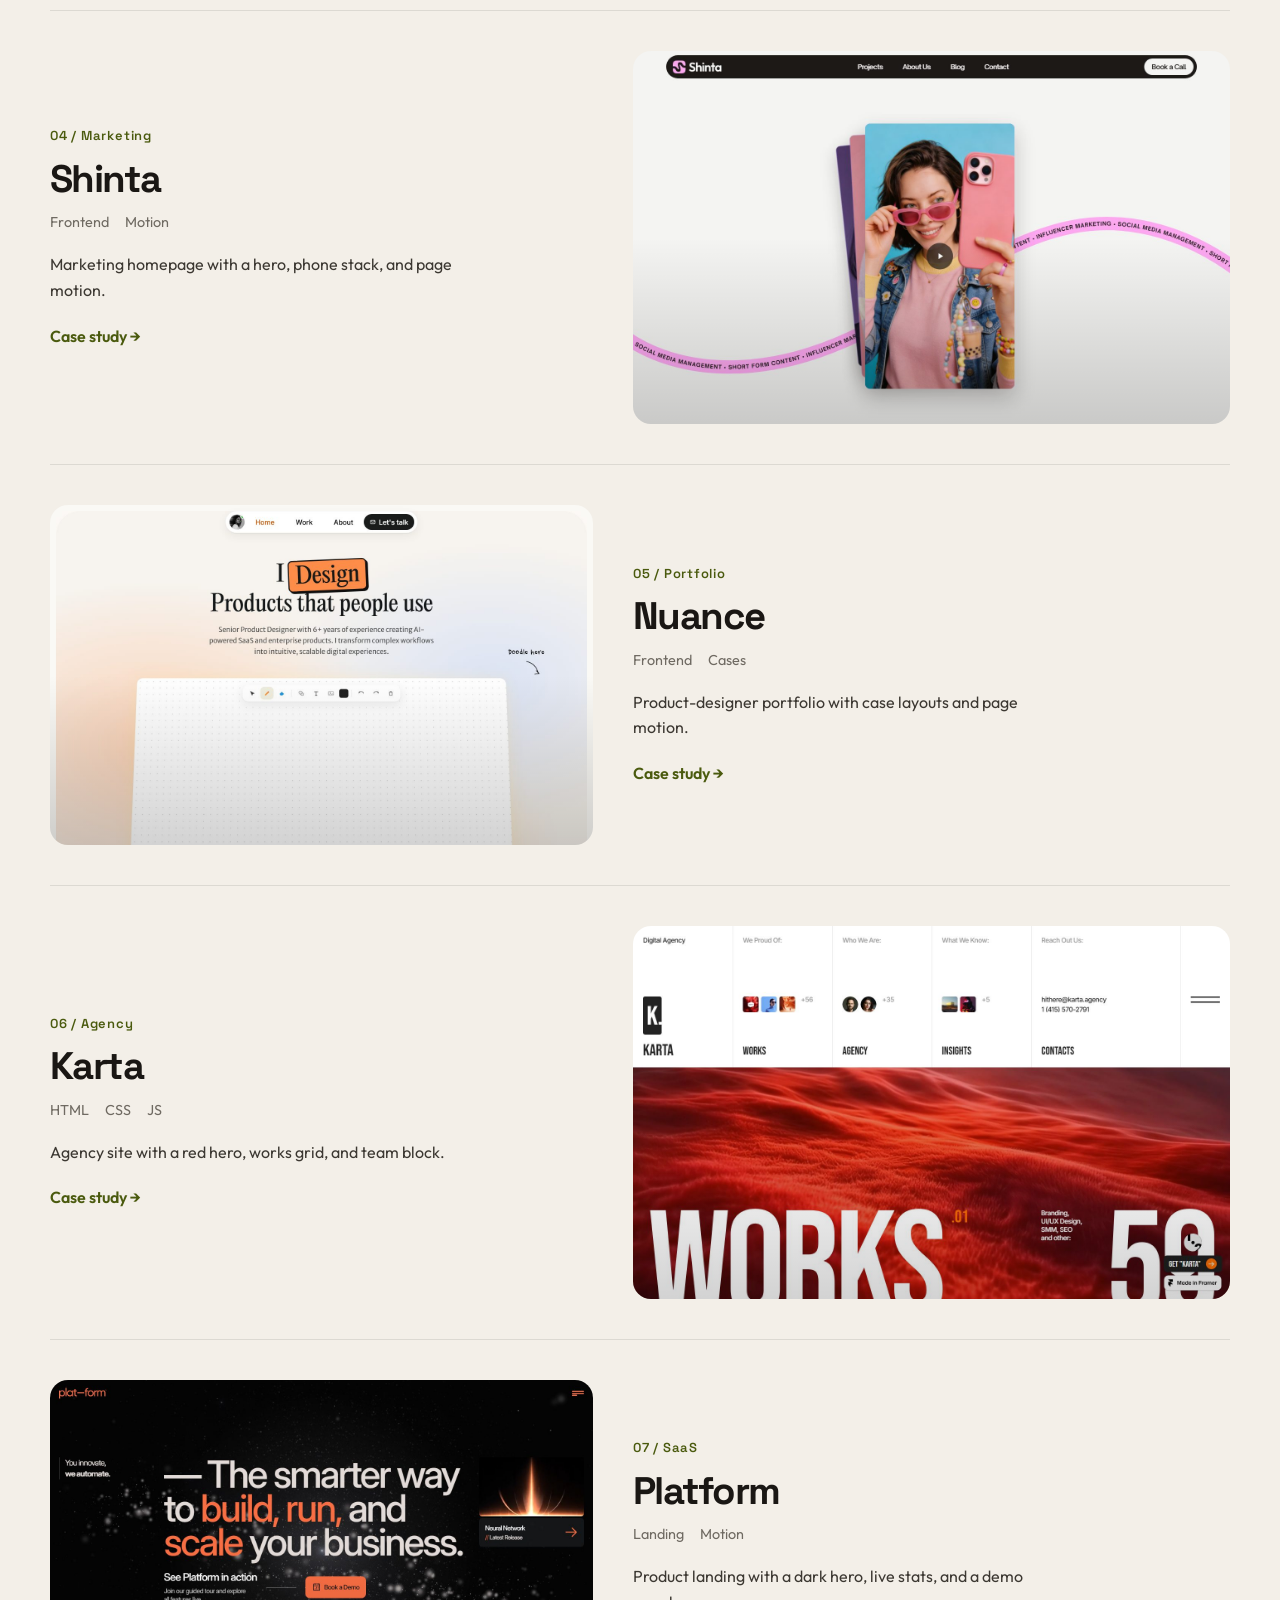
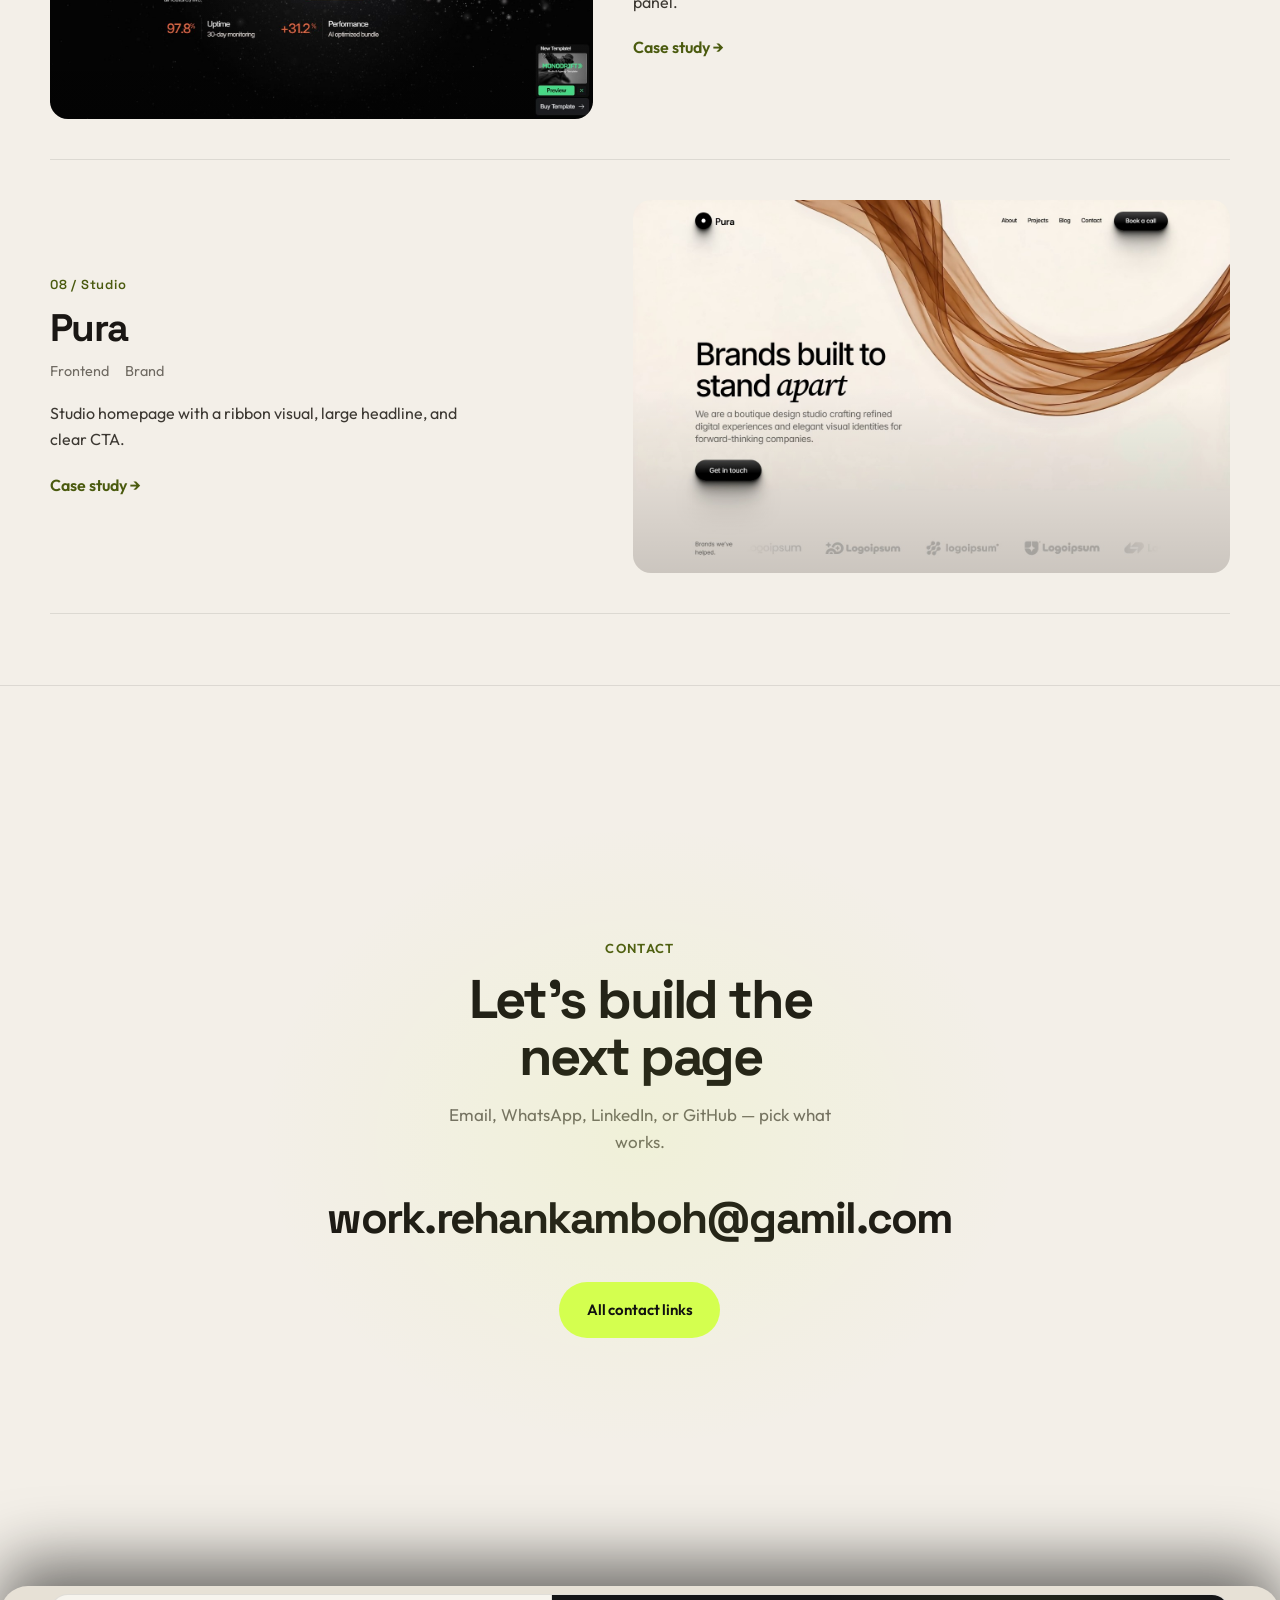
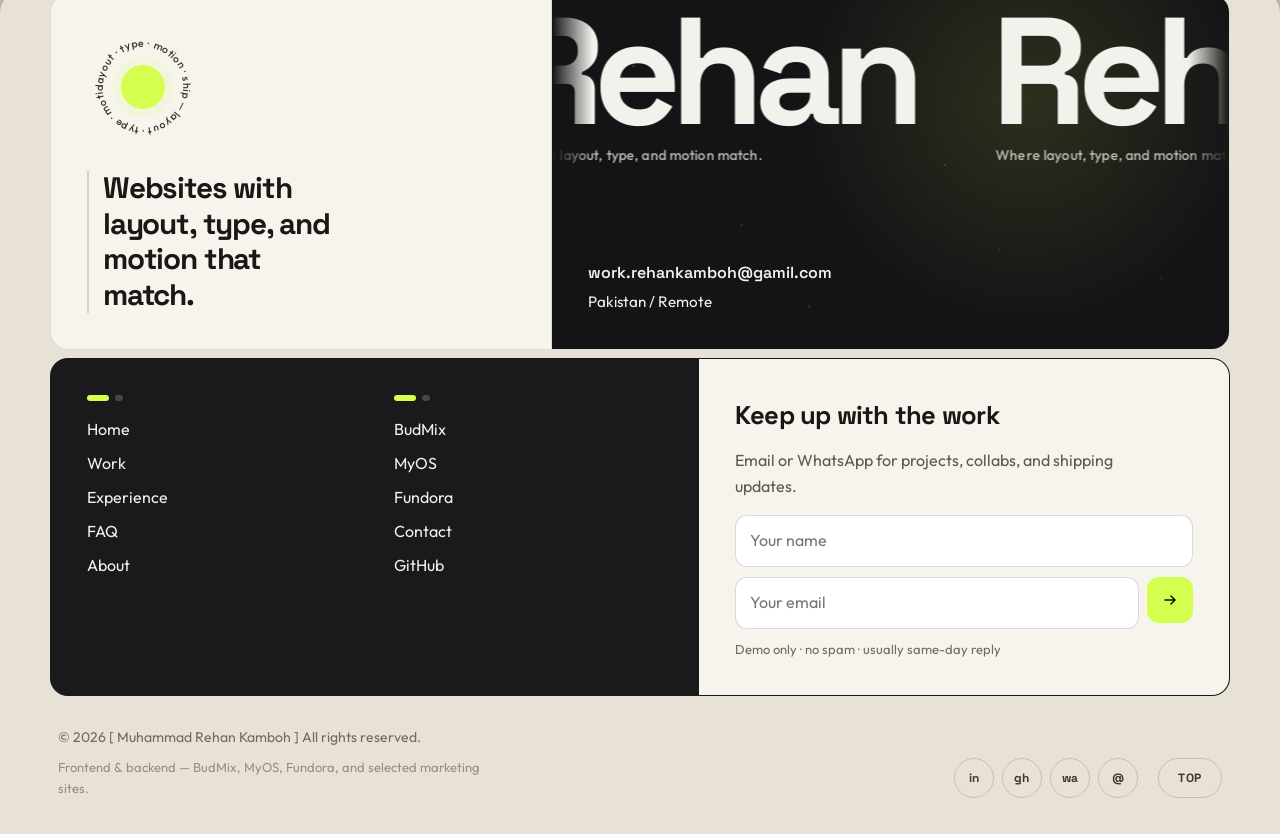
<file: work.html>
<!DOCTYPE html>
<html lang="en">
  <head>
    <meta charset="UTF-8" />
    <meta name="viewport" content="width=device-width, initial-scale=1" />
    <title>Work — Muhammad Rehan Kamboh</title>
    <meta name="description" content="Selected work by Muhammad Rehan Kamboh — BudMix, MyOS, Fundora, Shinta, Nuance, Karta, Platform, and Pura." />
    <link rel="icon" href="assets/logo.svg" type="image/svg+xml" />
    <script>(function(){try{var t=localStorage.getItem("vera-theme");if(localStorage.getItem("vera-theme-default")!=="light"){t="light";localStorage.setItem("vera-theme","light");localStorage.setItem("vera-theme-default","light");}document.documentElement.setAttribute("data-theme",t==="dark"?"dark":"light");}catch(e){document.documentElement.setAttribute("data-theme","light");}})();</script><link rel="stylesheet" href="css/styles.css?v=pin23" />
  </head>
  <body class="is-loading">
    <div class="scroll-progress" aria-hidden="true"><span></span></div>
    <div class="cursor" aria-hidden="true"></div>
    <div class="cursor__dot" aria-hidden="true"></div>
    <div class="boot" aria-hidden="true">
      <div class="boot__inner">
        <img class="boot__mark" src="assets/logo.svg" alt="" width="44" height="44" />
        <div class="boot__bar"><span></span></div>
      </div>
    </div>

    <header class="nav">
      <div class="nav__inner">
        <a class="brand" href="index.html" aria-label="Rehan home">
          <img src="assets/logo.svg" alt="" width="28" height="28" />
          Rehan
        </a>
        <nav class="nav__links" aria-label="Primary">
          <a href="work.html" aria-current="page">Work</a>
          <a href="index.html#experience">Experience</a>
          <a href="index.html#faq">FAQ</a>
          <a href="about.html">About</a>
        </nav>
        <div class="nav__actions">
          <a class="btn btn--ghost btn--sm" href="mailto:work.rehankamboh@gamil.com">Email</a>
          <a class="btn btn--primary btn--sm btn--magnetic" href="contact.html">Contact</a>
          <button class="theme-toggle" type="button" aria-label="Switch to dark mode"><svg class="theme-icon theme-sun" width="18" height="18" viewBox="0 0 24 24" fill="none" aria-hidden="true"><circle cx="12" cy="12" r="4.2" stroke="currentColor" stroke-width="1.7"/><path d="M12 2.8v1.8M12 19.4v1.8M2.8 12h1.8M19.4 12h1.8M5.4 5.4l1.3 1.3M17.3 17.3l1.3 1.3M18.6 5.4l-1.3 1.3M6.7 17.3l-1.3 1.3" stroke="currentColor" stroke-width="1.7" stroke-linecap="round"/></svg><svg class="theme-icon theme-moon" width="18" height="18" viewBox="0 0 24 24" fill="none" aria-hidden="true"><path d="M20.2 14.2A8.2 8.2 0 0 1 9.8 3.8 8.4 8.4 0 1 0 20.2 14.2Z" stroke="currentColor" stroke-width="1.7" stroke-linejoin="round"/></svg></button><button class="nav__toggle" type="button" aria-label="Open menu" aria-expanded="false"><span></span></button>
        </div>
      </div>
    </header>

    <div class="nav__mobile">
      <a href="work.html">Work</a>
      <a href="index.html#experience">Experience</a>
      <a href="index.html#faq">FAQ</a>
      <a href="about.html">About</a>
      <a class="btn btn--primary" href="contact.html">Contact</a>
    </div>

    <main>
      <section class="page-hero">
        <div class="container reveal">
          <span class="section__label">Archive</span>
          <h1 class="section__title">Selected work</h1>
          <p class="section__lead">Selected sites, BudMix, and Fundora — layout, type, motion, and full-stack product work.</p>
        </div>
      </section>

      <section class="section section--tight" style="padding-top: 0">
        <div class="container">
          <div class="work-list work-archive">
            <a class="work-item reveal" href="project-budmix.html">
              <div class="work-item__media"><div class="work-cover"><img src="assets/projects/budmix-card.jpg" alt="BudMix" /></div></div>
              <div class="work-item__copy">
                <p class="work-item__index">01 / App</p>
                <h2 class="work-item__title">BudMix</h2>
                <div class="work-item__meta"><span>Rust</span><span>Windows</span><span>Audio</span></div>
                <p class="work-item__text">Laptop + phone audio in one pair of Bluetooth earbuds. Free, open source, no phone install.</p>
                <span class="link-arrow">Case study →</span>
              </div>
            </a>
            <a class="work-item reveal" href="project-myos.html">
              <div class="work-item__media"><div class="work-cover"><img src="assets/projects/myos-b.jpg" alt="MyOS" /></div></div>
              <div class="work-item__copy">
                <p class="work-item__index">02 / Web</p>
                <h2 class="work-item__title">MyOS</h2>
                <div class="work-item__meta"><span>Next.js</span><span>React</span></div>
                <p class="work-item__text">Desktop OS UI in the browser — windows, dock, and an iPod music player.</p>
                <span class="link-arrow">Case study →</span>
              </div>
            </a>
            <a class="work-item reveal" href="project-fundora.html">
              <div class="work-item__media"><div class="work-cover"><img src="assets/projects/fundora-hero.png?v=3" alt="Fundora" width="1024" height="582" /></div></div>
              <div class="work-item__copy">
                <p class="work-item__index">03 / Full-stack</p>
                <h2 class="work-item__title">Fundora</h2>
                <div class="work-item__meta"><span>Prop trading</span><span>Neon</span><span>Node</span></div>
                <p class="work-item__text">Marketing site + trader portal + API — challenges, auth, rewards, and support on Neon.</p>
                <span class="link-arrow">Case study →</span>
              </div>
            </a>
            <a class="work-item reveal" href="project-shinta.html">
              <div class="work-item__media"><div class="work-cover"><img src="assets/projects/shinta.jpg" alt="Shinta" /></div></div>
              <div class="work-item__copy">
                <p class="work-item__index">04 / Marketing</p>
                <h2 class="work-item__title">Shinta</h2>
                <div class="work-item__meta"><span>Frontend</span><span>Motion</span></div>
                <p class="work-item__text">Marketing homepage with a hero, phone stack, and page motion.</p>
                <span class="link-arrow">Case study →</span>
              </div>
            </a>
            <a class="work-item reveal" href="project-nuance.html">
              <div class="work-item__media"><div class="work-cover"><img src="assets/projects/nuance.jpg" alt="Nuance" /></div></div>
              <div class="work-item__copy">
                <p class="work-item__index">05 / Portfolio</p>
                <h2 class="work-item__title">Nuance</h2>
                <div class="work-item__meta"><span>Frontend</span><span>Cases</span></div>
                <p class="work-item__text">Product-designer portfolio with case layouts and page motion.</p>
                <span class="link-arrow">Case study →</span>
              </div>
            </a>
            <a class="work-item reveal" href="project-karta.html">
              <div class="work-item__media"><div class="work-cover"><img src="assets/projects/karta.jpg" alt="Karta" /></div></div>
              <div class="work-item__copy">
                <p class="work-item__index">06 / Agency</p>
                <h2 class="work-item__title">Karta</h2>
                <div class="work-item__meta"><span>HTML</span><span>CSS</span><span>JS</span></div>
                <p class="work-item__text">Agency site with a red hero, works grid, and team block.</p>
                <span class="link-arrow">Case study →</span>
              </div>
            </a>
            <a class="work-item reveal" href="project-platform.html">
              <div class="work-item__media"><div class="work-cover"><img src="assets/projects/platform.jpg" alt="Platform" /></div></div>
              <div class="work-item__copy">
                <p class="work-item__index">07 / SaaS</p>
                <h2 class="work-item__title">Platform</h2>
                <div class="work-item__meta"><span>Landing</span><span>Motion</span></div>
                <p class="work-item__text">Product landing with a dark hero, live stats, and a demo panel.</p>
                <span class="link-arrow">Case study →</span>
              </div>
            </a>
            <a class="work-item reveal" href="project-pura.html">
              <div class="work-item__media"><div class="work-cover"><img src="assets/projects/pura.jpg" alt="Pura" /></div></div>
              <div class="work-item__copy">
                <p class="work-item__index">08 / Studio</p>
                <h2 class="work-item__title">Pura</h2>
                <div class="work-item__meta"><span>Frontend</span><span>Brand</span></div>
                <p class="work-item__text">Studio homepage with a ribbon visual, large headline, and clear CTA.</p>
                <span class="link-arrow">Case study →</span>
              </div>
            </a>
          </div>
        </div>
      </section>
    </main>

            
    <div class="footer-reveal">
    <section class="contact-band site-pin" id="contact">
      <div class="container">
        <span class="section__label">Contact</span>
        <h2 class="section__title">Let’s build the next page</h2>
        <p class="section__lead">Email, WhatsApp, LinkedIn, or GitHub — pick what works.</p>
        <a class="contact-band__mail" href="mailto:work.rehankamboh@gamil.com">work.rehankamboh@gamil.com</a>
        <div>
          <a class="btn btn--primary btn--lg btn--magnetic" href="contact.html">All contact links</a>
        </div>
      </div>
    </section>
    <footer class="footer site-footer-rise">
      <div class="footer-shell">
        <div class="footer-bento" data-footer-reveal>
          <div class="footer-bento__msg">
            <div class="footer-ring" aria-hidden="true">
              <div class="footer-ring__spin">
                <svg viewBox="0 0 100 100">
                  <defs>
                    <path id="footer-curve" d="M 50 50 m -36 0 a 36 36 0 1 1 72 0 a 36 36 0 1 1 -72 0" />
                  </defs>
                  <text>
                    <textPath href="#footer-curve" startOffset="0">layout · type · motion · ship — layout · type · motion · ship —</textPath>
                  </text>
                </svg>
              </div>
              <span class="footer-ring__dot"></span>
            </div>
            <p class="footer-slogan">Websites with layout, type, and motion that match.</p>
          </div>
          <div class="footer-bento__brand">
            <div class="footer-bento__stars" aria-hidden="true"></div>
            <div class="footer-mega" aria-hidden="true">
              <div class="footer-mega__viewport">
                <div class="footer-mega__track" data-mega-track>
                  <div class="footer-mega__item"><span class="footer-mega__name">Rehan</span><span class="footer-mega__tag">Where layout, type, and motion match.</span></div>
                  <div class="footer-mega__item"><span class="footer-mega__name">Rehan</span><span class="footer-mega__tag">Where layout, type, and motion match.</span></div>
                  <div class="footer-mega__item"><span class="footer-mega__name">Rehan</span><span class="footer-mega__tag">Where layout, type, and motion match.</span></div>
                  <div class="footer-mega__item"><span class="footer-mega__name">Rehan</span><span class="footer-mega__tag">Where layout, type, and motion match.</span></div>
                </div>
              </div>
            </div>
            <div class="footer-bento__meta">
              <a class="footer-link" href="mailto:work.rehankamboh@gamil.com"><span>work.rehankamboh@gamil.com</span><span class="footer-link__fill" aria-hidden="true">work.rehankamboh@gamil.com</span></a>
              <p>Pakistan / Remote</p>
            </div>
          </div>
        </div>

        <div class="footer-mid" data-footer-reveal>
          <div class="footer-nav">
            <div class="footer-nav__col">
              <span class="footer-nav__steps" aria-hidden="true"><i></i><i></i></span>
              <a class="footer-link" href="index.html"><span>Home</span><span class="footer-link__fill" aria-hidden="true">Home</span></a>
              <a class="footer-link" href="work.html"><span>Work</span><span class="footer-link__fill" aria-hidden="true">Work</span></a>
              <a class="footer-link" href="index.html#experience"><span>Experience</span><span class="footer-link__fill" aria-hidden="true">Experience</span></a>
              <a class="footer-link" href="index.html#faq"><span>FAQ</span><span class="footer-link__fill" aria-hidden="true">FAQ</span></a>
              <a class="footer-link" href="about.html"><span>About</span><span class="footer-link__fill" aria-hidden="true">About</span></a>
            </div>
            <div class="footer-nav__col">
              <span class="footer-nav__steps" aria-hidden="true"><i></i><i></i></span>
              <a class="footer-link" href="project-budmix.html"><span>BudMix</span><span class="footer-link__fill" aria-hidden="true">BudMix</span></a>
              <a class="footer-link" href="project-myos.html"><span>MyOS</span><span class="footer-link__fill" aria-hidden="true">MyOS</span></a>
              <a class="footer-link" href="project-fundora.html"><span>Fundora</span><span class="footer-link__fill" aria-hidden="true">Fundora</span></a>
              <a class="footer-link" href="contact.html"><span>Contact</span><span class="footer-link__fill" aria-hidden="true">Contact</span></a>
              <a class="footer-link" href="https://github.com/Mrehankamboh" target="_blank" rel="noopener"><span>GitHub</span><span class="footer-link__fill" aria-hidden="true">GitHub</span></a>
            </div>
          </div>

          <div class="footer-news">
            <h3>Keep up with the work</h3>
            <p>Email or WhatsApp for projects, collabs, and shipping updates.</p>
            <form class="footer-news__form" action="#" method="post">
              <label class="visually-hidden" for="footer-name">Name</label>
              <input id="footer-name" name="name" type="text" placeholder="Your name" autocomplete="name" />
              <label class="visually-hidden" for="footer-email">Email</label>
              <div class="footer-news__row">
                <input id="footer-email" name="email" type="email" placeholder="Your email" autocomplete="email" />
                <button class="footer-news__submit" type="submit" aria-label="Submit">
                  <svg viewBox="0 0 16 16" fill="none" aria-hidden="true"><path d="M3 8h10M9 4l4 4-4 4" stroke="currentColor" stroke-width="1.6" stroke-linecap="round" stroke-linejoin="round"/></svg>
                </button>
              </div>
              <p class="footer-news__note">Demo only · no spam · usually same-day reply</p>
            </form>
          </div>
        </div>

        <div class="footer-bottom" data-footer-reveal>
          <div class="footer-bottom__copy">
            <p>© <span data-year>2026</span> [ Muhammad Rehan Kamboh ] All rights reserved.</p>
            <p class="footer-bottom__reg">Frontend &amp; backend — BudMix, MyOS, Fundora, and selected marketing sites.</p>
          </div>
          <div class="footer-social">
            <a href="https://www.linkedin.com/in/muhammad-rehan-223225436/" target="_blank" rel="noopener" aria-label="LinkedIn">in</a>
            <a href="https://github.com/Mrehankamboh" target="_blank" rel="noopener" aria-label="GitHub">gh</a>
            <a href="https://wa.me/923280865468" target="_blank" rel="noopener" aria-label="WhatsApp">wa</a>
            <a href="mailto:work.rehankamboh@gamil.com" aria-label="Email">@</a>
          </div>
          <a class="footer-top" href="#">TOP</a>
        </div>
      </div>
    </footer>
    </div>
    <script src="js/main.js?v=pin23"></script>
  </body>
</html>
</file>
<file: css/styles.css>
/* Vera — Portfolio template */
@import url("https://fonts.googleapis.com/css2?family=JetBrains+Mono:wght@400;500&family=Outfit:wght@400;500;600;700;800&family=Playfair+Display:wght@900&family=Space+Grotesk:wght@500;600;700&display=swap");

:root {
  --bg: #0f0f10;
  --bg-elevated: #171719;
  --bg-soft: #1c1c1f;
  --ink: #f3f1ec;
  --ink-soft: #c8c5bc;
  --muted: #8a877e;
  --line: rgba(243, 241, 236, 0.1);
  --line-strong: rgba(243, 241, 236, 0.18);
  --accent: #d4ff4f;
  --accent-deep: #b8e62e;
  --accent-ink: #111111;
  --accent-soft: rgba(212, 255, 79, 0.14);
  --nav-h: 76px;
  --max: 1180px;
  --ease: cubic-bezier(0.22, 1, 0.36, 1);
  --font-display: "Space Grotesk", system-ui, sans-serif;
  --font-body: "Outfit", system-ui, sans-serif;
}

*,
*::before,
*::after {
  box-sizing: border-box;
  margin: 0;
  padding: 0;
}

html {
  scroll-behavior: smooth;
  scroll-padding-top: calc(var(--nav-h) + 16px);
}

@view-transition {
  navigation: auto;
}

::view-transition-old(root),
::view-transition-new(root) {
  animation-duration: 0.5s;
  animation-timing-function: var(--ease);
}

::selection {
  background: var(--accent);
  color: var(--accent-ink);
}

html {
  /* clip on html (not body) — avoids sticky breakage from overflow-x:hidden */
  overflow-x: clip;
}

body {
  font-family: var(--font-body);
  font-size: 16px;
  line-height: 1.6;
  color: var(--ink);
  background: var(--bg);
  -webkit-font-smoothing: antialiased;
}

body.is-loading {
  overflow: hidden;
}

body::before {
  content: "";
  position: fixed;
  inset: 0;
  pointer-events: none;
  z-index: 10000;
  opacity: 0.04;
  background-image: url("data:image/svg+xml,%3Csvg viewBox='0 0 200 200' xmlns='http://www.w3.org/2000/svg'%3E%3Cfilter id='n'%3E%3CfeTurbulence type='fractalNoise' baseFrequency='0.9' numOctaves='4' stitchTiles='stitch'/%3E%3C/filter%3E%3Crect width='100%25' height='100%25' filter='url(%23n)'/%3E%3C/svg%3E");
}

img,
svg {
  display: block;
  max-width: 100%;
}

a {
  color: inherit;
  text-decoration: none;
}

button,
input,
textarea {
  font: inherit;
  color: inherit;
  background: none;
  border: none;
}

button {
  cursor: pointer;
}

ul,
ol {
  list-style: none;
}

:focus-visible {
  outline: 2px solid var(--accent);
  outline-offset: 3px;
}

.visually-hidden {
  position: absolute;
  width: 1px;
  height: 1px;
  padding: 0;
  margin: -1px;
  overflow: hidden;
  clip: rect(0, 0, 0, 0);
  white-space: nowrap;
  border: 0;
}

.container {
  width: min(100% - 48px, var(--max));
  margin-inline: auto;
}

/* —— Progress / cursor / boot —— */
.scroll-progress {
  position: fixed;
  top: 0;
  left: 0;
  right: 0;
  height: 2px;
  z-index: 200;
  pointer-events: none;
}

.scroll-progress span {
  display: block;
  height: 100%;
  width: 0;
  background: var(--accent);
  box-shadow: 0 0 14px rgba(212, 255, 79, 0.5);
}

.boot {
  position: fixed;
  inset: 0;
  z-index: 9999;
  display: grid;
  place-items: center;
  background: var(--bg);
  transition: opacity 0.55s var(--ease), visibility 0.55s;
}

.boot.is-done {
  opacity: 0;
  visibility: hidden;
  pointer-events: none;
}

.boot__inner {
  display: flex;
  flex-direction: column;
  align-items: center;
  gap: 18px;
}

.boot__mark {
  width: 44px;
  height: 44px;
  animation: bootPulse 0.85s var(--ease) infinite alternate;
}

.boot__bar {
  width: 80px;
  height: 2px;
  background: var(--line);
  border-radius: 99px;
  overflow: hidden;
}

.boot__bar span {
  display: block;
  height: 100%;
  width: 0;
  background: var(--accent);
}

@keyframes bootPulse {
  from {
    transform: scale(0.92);
    opacity: 0.75;
  }
  to {
    transform: scale(1);
    opacity: 1;
  }
}

.cursor,
.cursor__dot {
  display: none;
}

body.has-cursor {
  cursor: none;
}

body.has-cursor a,
body.has-cursor button,
body.has-cursor input,
body.has-cursor textarea {
  cursor: none;
}

body.has-cursor .cursor,
body.has-cursor .cursor__dot {
  display: block;
  position: fixed;
  top: 0;
  left: 0;
  pointer-events: none;
  z-index: 10001;
  border-radius: 50%;
  translate: -50% -50%;
}

body.has-cursor .cursor {
  width: 40px;
  height: 40px;
  border: 1.5px solid rgba(243, 241, 236, 0.72);
  transition: width 0.3s var(--ease), height 0.3s var(--ease), background 0.3s ease, border-color 0.3s ease;
}

body.has-cursor .cursor__dot {
  width: 10px;
  height: 10px;
  background: #f3f1ec;
}

body.cursor-hover .cursor {
  width: 64px;
  height: 64px;
  background: var(--accent-soft);
  border-color: var(--accent);
}

body.cursor-project .cursor {
  width: 88px;
  height: 88px;
  background: var(--accent);
  border-color: var(--accent);
}

body.cursor-project .cursor::after {
  content: "View";
  position: absolute;
  inset: 0;
  display: grid;
  place-items: center;
  font-family: var(--font-display);
  font-size: 0.75rem;
  font-weight: 700;
  color: var(--accent-ink);
  letter-spacing: 0.04em;
  text-transform: uppercase;
}

body.cursor-project .cursor__dot {
  opacity: 0;
}

/* —— Nav —— */
.nav {
  position: fixed;
  top: 0;
  left: 0;
  right: 0;
  z-index: 100;
  height: var(--nav-h);
  display: flex;
  align-items: center;
  backdrop-filter: blur(18px);
  -webkit-backdrop-filter: blur(18px);
  background: rgba(15, 15, 16, 0.72);
  border-bottom: 1px solid transparent;
  transition: border-color 0.3s ease, background 0.3s ease, opacity 0.6s var(--ease), transform 0.6s var(--ease);
}

.nav.is-scrolled {
  border-bottom-color: var(--line);
  background: rgba(15, 15, 16, 0.9);
}

body.is-loading .nav {
  opacity: 0;
  transform: translateY(-12px);
}

body.is-ready .nav {
  opacity: 1;
  transform: none;
}

.nav__inner {
  width: min(100% - 48px, var(--max));
  margin-inline: auto;
  display: flex;
  align-items: center;
  justify-content: space-between;
  gap: 24px;
}

.brand {
  display: inline-flex;
  align-items: center;
  gap: 10px;
  font-family: var(--font-display);
  font-weight: 700;
  font-size: 1.125rem;
  letter-spacing: -0.03em;
}

.brand img {
  width: 28px;
  height: 28px;
}

.nav__links {
  display: flex;
  align-items: center;
  gap: clamp(16px, 2vw, 28px);
}

.nav__links a {
  position: relative;
  font-size: 0.9375rem;
  font-weight: 500;
  color: var(--ink-soft);
  transition: color 0.25s ease;
}

.nav__links a::after {
  content: "";
  position: absolute;
  left: 0;
  bottom: -4px;
  width: 100%;
  height: 1.5px;
  background: var(--accent);
  transform: scaleX(0);
  transform-origin: left;
  transition: transform 0.35s var(--ease);
}

.nav__links a:hover,
.nav__links a[aria-current="page"],
.nav__links a.is-active {
  color: var(--ink);
}

.nav__links a:hover::after,
.nav__links a[aria-current="page"]::after,
.nav__links a.is-active::after {
  transform: scaleX(1);
}

.nav__actions {
  display: flex;
  align-items: center;
  gap: 12px;
}

.nav__toggle {
  display: none;
  width: 44px;
  height: 44px;
  place-items: center;
  border-radius: 10px;
}

.nav__toggle span,
.nav__toggle span::before,
.nav__toggle span::after {
  display: block;
  width: 20px;
  height: 2px;
  background: var(--ink);
  position: relative;
  transition: transform 0.3s var(--ease), top 0.3s var(--ease), background 0.2s;
}

.nav__toggle span::before,
.nav__toggle span::after {
  content: "";
  position: absolute;
  left: 0;
}

.nav__toggle span::before {
  top: -6px;
}

.nav__toggle span::after {
  top: 6px;
}

.nav__toggle[aria-expanded="true"] span {
  background: transparent;
}

.nav__toggle[aria-expanded="true"] span::before {
  top: 0;
  transform: rotate(45deg);
}

.nav__toggle[aria-expanded="true"] span::after {
  top: 0;
  transform: rotate(-45deg);
}

.nav__mobile {
  display: none;
}

/* —— Buttons —— */
.btn {
  position: relative;
  display: inline-flex;
  align-items: center;
  justify-content: center;
  gap: 8px;
  height: 48px;
  padding: 0 22px;
  border-radius: 999px;
  font-weight: 600;
  font-size: 0.9375rem;
  letter-spacing: -0.01em;
  overflow: hidden;
  transition: transform 0.3s var(--ease), background 0.3s ease, color 0.3s ease, border-color 0.3s ease;
}

.btn svg {
  width: 16px;
  height: 16px;
  transition: transform 0.35s var(--ease);
}

.btn:hover svg {
  transform: translateX(3px);
}

.btn::before {
  content: "";
  position: absolute;
  inset: 0;
  background: linear-gradient(120deg, transparent 20%, rgba(255, 255, 255, 0.2) 45%, transparent 70%);
  transform: translateX(-120%);
  transition: transform 0.55s var(--ease);
}

.btn:hover::before {
  transform: translateX(120%);
}

.btn--primary {
  background: var(--accent);
  color: var(--accent-ink);
}

.btn--primary:hover {
  background: var(--accent-deep);
  transform: translateY(-1px);
}

.btn--ghost {
  border: 1px solid var(--line-strong);
  color: var(--ink);
}

.btn--ghost:hover {
  border-color: var(--ink);
  background: rgba(243, 241, 236, 0.04);
}

.btn--lg {
  height: 56px;
  padding: 0 28px;
}

.btn--sm {
  height: 40px;
  padding: 0 16px;
  font-size: 0.875rem;
}

.btn--magnetic {
  will-change: transform;
}

/* —— Hero —— */
.hero {
  position: relative;
  display: flex;
  align-items: center;
  justify-content: center;
  min-height: 100vh;
  min-height: 100svh;
  overflow: hidden;
  padding: calc(var(--nav-h) + 1.25rem) 1.5rem 2.5rem;
  text-align: center;
}

.hero__glow {
  position: absolute;
  width: 55vw;
  height: 55vw;
  max-width: 720px;
  max-height: 720px;
  top: -10%;
  right: -8%;
  border-radius: 50%;
  background: radial-gradient(circle, rgba(212, 255, 79, 0.16), transparent 68%);
  filter: blur(10px);
  pointer-events: none;
  animation: floatGlow 14s ease-in-out infinite alternate;
}

.hero__glow--2 {
  top: auto;
  bottom: 10%;
  left: -12%;
  right: auto;
  width: 40vw;
  height: 40vw;
  background: radial-gradient(circle, rgba(212, 255, 79, 0.08), transparent 70%);
  animation-duration: 18s;
  animation-direction: alternate-reverse;
}

@keyframes floatGlow {
  from {
    transform: translate(0, 0) scale(1);
  }
  to {
    transform: translate(-20px, 28px) scale(1.06);
  }
}

.hero-center {
  position: relative;
  z-index: 2;
  display: flex;
  flex-direction: column;
  align-items: center;
}

.hero h1 {
  margin: 0 0 1.15rem;
  color: var(--ink);
  font-family: "Playfair Display", Georgia, serif;
  font-weight: 900;
  font-size: min(clamp(2.7rem, 8.6vw, 8.4rem), calc((100vw - 3rem) / 8.4));
  letter-spacing: -0.03em;
  line-height: 0.9;
}

.name-line {
  display: block;
}

.hero h1 .dot {
  color: var(--ink);
}

.lede {
  max-width: 36rem;
  margin: 0;
  color: var(--muted);
  font-family: "JetBrains Mono", ui-monospace, monospace;
  font-size: 1.125rem;
  line-height: 1.55;
}

.hero-actions {
  display: flex;
  flex-wrap: wrap;
  justify-content: center;
  gap: 0.7rem;
  margin-top: 1.7rem;
}

.icon-btn {
  display: inline-flex;
  align-items: center;
  justify-content: center;
  width: 46px;
  height: 46px;
  border-radius: 999px;
  background: var(--bg-elevated);
  color: var(--ink);
  box-shadow: var(--line-strong) 0 0 0 1px;
  text-decoration: none;
}

.icon-btn:hover {
  color: var(--accent);
}

.stickers {
  position: absolute;
  inset: 0;
  z-index: 1;
  pointer-events: none;
}

.burst,
.sticker {
  position: absolute;
}

.burst svg,
.sticker-cup > svg,
.sticker-code > svg {
  display: block;
  width: 100%;
  height: auto;
}

.burst-left {
  top: 32%;
  left: 7%;
  width: 36px;
  animation: burst-drift 8s ease-in-out infinite;
  animation-delay: 0.6s;
}

.burst-right {
  right: 4%;
  bottom: 36%;
  width: 32px;
  animation: burst-spin 7s ease-in-out infinite;
  animation-delay: 1s;
}

.sticker-agents {
  top: -72px;
  left: 3%;
  animation: tilt-agents 7s ease-in-out infinite;
}

.sticker-cup {
  top: -104px;
  right: 3%;
  width: 88px;
  animation: tilt-cup 7.5s ease-in-out infinite;
  animation-delay: 0.4s;
}

.sticker-code {
  left: 2%;
  bottom: -16px;
  width: 100px;
  animation: tilt-code 8s ease-in-out infinite;
  animation-delay: 0.8s;
}

.sticker-stack {
  right: 2%;
  bottom: 4px;
  animation: tilt-stack 8.5s ease-in-out infinite;
  animation-delay: 1.2s;
}

.chip {
  display: block;
  padding: 0.5rem 1.25rem;
  border: 1.6px solid #1a1a1a;
  border-radius: 999px;
  background: #dcebff;
  color: #0a0a0a;
  font-family: var(--font-body);
  font-size: 15px;
  font-weight: 500;
  line-height: 1;
  white-space: nowrap;
}

.chip-pink {
  background: #ffe1ec;
}

.sticker .chip-spark,
.sticker .chip-bolt,
.sticker .chip-swoosh {
  position: absolute;
  display: block;
  height: auto;
}

.sticker .chip-spark {
  left: -20px;
  top: -28px;
  width: 40px;
}

.sticker .chip-swoosh {
  right: -28px;
  top: 12px;
  width: 28px;
  transform: scaleX(-1);
}

.sticker .chip-bolt {
  left: -16px;
  top: -32px;
  width: 28px;
}

.sticker .chip-swoosh-right {
  right: -32px;
  top: -12px;
  width: 28px;
  transform: none;
}

@keyframes burst-drift {
  0%,
  100% { transform: translateY(0) rotate(0deg); }
  50% { transform: translateY(11px) rotate(-6deg); }
}

@keyframes burst-spin {
  0%,
  100% { transform: translateY(0) rotate(0deg); }
  50% { transform: translateY(-7px) rotate(8deg); }
}

@keyframes tilt-agents {
  0%,
  100% { transform: translateY(0) rotate(-10deg); }
  50% { transform: translateY(-7px) rotate(-7.5deg); }
}

@keyframes tilt-cup {
  0%,
  100% { transform: translateY(0) rotate(8deg); }
  50% { transform: translateY(-7px) rotate(10.5deg); }
}

@keyframes tilt-code {
  0%,
  100% { transform: translateY(0) rotate(-7deg); }
  50% { transform: translateY(-7px) rotate(-4.5deg); }
}

@keyframes tilt-stack {
  0%,
  100% { transform: translateY(0) rotate(8deg); }
  50% { transform: translateY(-7px) rotate(10.5deg); }
}

@media (max-width: 800px) {
  .stickers {
    display: none;
  }
}


/* —— Tools toolkit (Shakaib-style dual marquee) —— */
.tools-section {
  padding: clamp(56px, 9vh, 96px) 0;
  border-top: 1px solid var(--line);
  background: #0a0a0b;
}

.tools-section__head {
  margin-bottom: 28px;
}

.tools-section__head .section__title {
  max-width: 18ch;
}

.tools-section__head .section__title span {
  color: var(--accent);
}

.tk {
  display: grid;
  gap: 14px;
  margin-top: 8px;
}

.tk-row {
  overflow: hidden;
  mask-image: linear-gradient(90deg, transparent, #000 2%, #000 98%, transparent);
  -webkit-mask-image: linear-gradient(90deg, transparent, #000 2%, #000 98%, transparent);
}

.tk-track {
  display: flex;
  width: max-content;
  gap: 0;
  margin: 0;
  padding: 0;
  list-style: none;
  animation: tk-slide 48s linear infinite;
  will-change: transform;
}

.tk-row.rev .tk-track {
  animation-duration: 62s;
  animation-direction: reverse;
}

.tk-row:hover .tk-track {
  animation-play-state: paused;
}

.tool {
  flex: 0 0 auto;
  width: 112px;
  display: flex;
  flex-direction: column;
  align-items: center;
  gap: 10px;
  padding: 14px 6px;
  border-radius: 14px;
  cursor: default;
  transition: background-color 0.3s var(--ease);
}

.tool:hover {
  background: color-mix(in srgb, var(--ink) 6%, transparent);
}

.tool-ic {
  width: 36px;
  height: 36px;
  display: grid;
  place-items: center;
  color: var(--c);
  transition: scale 0.35s var(--ease);
}

.tool:hover .tool-ic {
  scale: 1.12;
}

.tool-ic svg {
  width: 32px;
  height: 32px;
  display: block;
}

.tool-nm {
  text-align: center;
  max-width: 100%;
  font-family: var(--font-display);
  color: var(--muted);
  font-size: 0.72rem;
  line-height: 1.3;
  letter-spacing: 0.01em;
}

@keyframes tk-slide {
  to {
    transform: translateX(-50%);
  }
}

@media (max-width: 640px) {
  .tool {
    width: 92px;
    gap: 8px;
    padding: 10px 4px;
  }

  .tool-ic svg {
    width: 28px;
    height: 28px;
  }

  .tool-nm {
    font-size: 0.66rem;
  }
}

/* —— Sections —— */
.section {
  padding: clamp(72px, 12vh, 120px) 0;
}

.section--tight {
  padding: clamp(48px, 8vh, 72px) 0;
}

.section__head {
  display: flex;
  flex-wrap: wrap;
  justify-content: space-between;
  align-items: end;
  gap: 20px;
  margin-bottom: 48px;
}

.section__label {
  display: inline-block;
  font-size: 0.8125rem;
  font-weight: 600;
  letter-spacing: 0.1em;
  text-transform: uppercase;
  color: var(--accent);
  margin-bottom: 12px;
}

.section__title {
  font-family: var(--font-display);
  font-weight: 700;
  font-size: clamp(2.1rem, 4.5vw, 3.4rem);
  letter-spacing: -0.045em;
  line-height: 1.05;
  max-width: 14ch;
}

.section__lead {
  color: var(--muted);
  max-width: 36ch;
  font-size: 1.0625rem;
}

.reveal {
  opacity: 0;
  transform: translateY(36px);
  transition: opacity 0.75s var(--ease), transform 0.75s var(--ease);
}

.reveal.is-in {
  opacity: 1;
  transform: none;
}

.reveal-delay-1 {
  transition-delay: 0.08s;
}
.reveal-delay-2 {
  transition-delay: 0.16s;
}
.reveal-delay-3 {
  transition-delay: 0.24s;
}

.link-arrow {
  display: inline-flex;
  align-items: center;
  gap: 8px;
  font-weight: 600;
  color: var(--accent);
  transition: gap 0.3s var(--ease);
}

.link-arrow:hover {
  gap: 12px;
}

/* —— Work grid —— */
.work-list {
  display: flex;
  flex-direction: column;
  gap: 0;
}

.work-item {
  display: grid;
  grid-template-columns: 1.2fr 1fr;
  gap: 40px;
  align-items: center;
  padding: 40px 0;
  border-top: 1px solid var(--line);
  transition: background 0.35s ease;
}

.work-item:last-child {
  border-bottom: 1px solid var(--line);
}

.work-item:hover .work-item__media {
  transform: scale(1.02);
}

.work-item__media {
  position: relative;
  aspect-ratio: 16 / 10;
  border-radius: 18px;
  overflow: hidden;
  transition: transform 0.6s var(--ease);
}

.work-item__media::after {
  content: "";
  position: absolute;
  inset: 0;
  background: linear-gradient(180deg, transparent 50%, rgba(0, 0, 0, 0.35));
  opacity: 0.5;
  pointer-events: none;
}

.work-cover {
  width: 100%;
  height: 100%;
  background: var(--bg-soft);
}

.work-cover img {
  width: 100%;
  height: 100%;
  object-fit: cover;
  transition: transform 0.7s var(--ease);
}

.work-item:hover .work-cover img {
  transform: scale(1.04);
}

.work-item__index {
  font-family: var(--font-display);
  font-size: 0.8125rem;
  font-weight: 600;
  color: var(--accent);
  margin-bottom: 12px;
  letter-spacing: 0.06em;
}

.work-item__title {
  font-family: var(--font-display);
  font-weight: 700;
  font-size: clamp(1.75rem, 3vw, 2.5rem);
  letter-spacing: -0.04em;
  line-height: 1.05;
  margin-bottom: 12px;
  transition: color 0.3s ease;
}

.work-item:hover .work-item__title {
  color: var(--accent);
}

.work-item__meta {
  display: flex;
  flex-wrap: wrap;
  gap: 8px 16px;
  color: var(--muted);
  font-size: 0.9rem;
  margin-bottom: 18px;
}

.work-item__text {
  color: var(--ink-soft);
  max-width: 38ch;
  margin-bottom: 20px;
}

.work-list .work-item:nth-child(even) .work-item__copy,
.work-archive .work-item:nth-child(even) .work-item__copy {
  order: -1;
}

.work-archive .work-item {
  grid-template-columns: 1fr 1.1fr;
}

/* Fundora card: full hero frame */
.work-item[href*="fundora"] .work-item__media {
  aspect-ratio: 16 / 9;
  background: #05080f;
}

.work-item[href*="fundora"] .work-cover img {
  object-fit: cover;
  object-position: center top;
}

/* —— About —— */
.about-section {
  border-top: 1px solid var(--line);
}

.about-strip {
  display: grid;
  grid-template-columns: 1.15fr 0.95fr;
  gap: clamp(36px, 5vw, 72px);
  align-items: end;
  padding: clamp(72px, 11vh, 120px) 0;
}

.about-strip__title {
  font-family: var(--font-display);
  font-weight: 700;
  font-size: clamp(2.15rem, 4.4vw, 3.35rem);
  letter-spacing: -0.045em;
  line-height: 1.05;
  margin-bottom: 22px;
}

.about-strip__title span {
  color: var(--accent);
}

.about-strip p {
  color: var(--muted);
  font-size: 1.0625rem;
  margin-bottom: 22px;
  max-width: 44ch;
  line-height: 1.65;
}

.about-strip__meta {
  display: flex;
  flex-wrap: wrap;
  gap: 10px;
  margin-bottom: 28px;
}

.about-strip__meta span {
  display: inline-flex;
  align-items: center;
  gap: 8px;
  padding: 8px 14px;
  border: 1px solid var(--line);
  border-radius: 999px;
  font-size: 0.75rem;
  letter-spacing: 0.06em;
  text-transform: uppercase;
  color: var(--muted);
}

.about-strip__meta span:last-child {
  border-color: rgba(212, 255, 79, 0.35);
  color: var(--accent);
}

.about-strip__meta span:last-child::before {
  content: "";
  width: 6px;
  height: 6px;
  border-radius: 50%;
  background: var(--accent);
  box-shadow: 0 0 0 3px rgba(212, 255, 79, 0.18);
}

.capability-list {
  display: flex;
  flex-direction: column;
  border: 1px solid var(--line);
  border-radius: 20px;
  overflow: hidden;
  background: rgba(255, 255, 255, 0.015);
}

.capability-list li {
  display: grid;
  grid-template-columns: 44px 1fr;
  gap: 14px;
  align-items: center;
  padding: 18px 20px;
  border-bottom: 1px solid var(--line);
  font-size: 0.975rem;
  transition: background 0.35s ease, padding-left 0.35s var(--ease);
}

.capability-list li:last-child {
  border-bottom: none;
}

.capability-list li:hover {
  background: rgba(212, 255, 79, 0.04);
  padding-left: 26px;
}

.capability-list__idx {
  font-family: var(--font-display);
  font-weight: 700;
  font-size: 0.75rem;
  letter-spacing: 0.08em;
  color: var(--accent);
}

.capability-list strong {
  display: block;
  font-family: var(--font-display);
  font-weight: 700;
  letter-spacing: -0.02em;
  margin-bottom: 4px;
}

.capability-list li span:not(.capability-list__idx) {
  color: var(--muted);
  font-size: 0.9rem;
}

/* —— Contact band —— */
.contact-band {
  text-align: center;
  padding: clamp(80px, 14vh, 140px) 0;
  position: relative;
}

/*
  Platform motion: last page section sticks; footer paints over it on scroll.
  Wrapper scroll range = pin height + footer height.
*/
.footer-reveal {
  position: relative;
  display: block;
  isolation: isolate;
}

.footer-reveal > .site-pin,
.site-pin {
  position: sticky;
  top: 0;
  z-index: 1;
  min-height: 100svh;
  display: flex;
  flex-direction: column;
  justify-content: center;
  background: var(--bg);
  box-shadow: 0 -1px 0 var(--line);
}

/* Rising stack (contact + footer) paints over sticky .site-pin */
.site-footer-rise {
  position: relative;
  z-index: 3;
  margin-top: 0;
  border-radius: 28px 28px 0 0;
  box-shadow: 0 -24px 64px rgba(0, 0, 0, 0.55);
  background: #151517;
  overflow: clip;
}

.site-footer-rise .contact-band {
  position: relative;
  z-index: auto;
  min-height: min(100svh, 820px);
  background: transparent;
  box-shadow: none;
}

.site-footer-rise > .footer,
.footer-reveal > .footer.site-footer-rise,
.footer-reveal > .footer {
  position: relative;
  z-index: 3;
  background: #151517;
}

.site-pin--end .section__title {
  max-width: 14ch;
  margin-left: auto;
  margin-right: auto;
}

main {
  position: relative;
  background: var(--bg);
}

.contact-band::before {
  content: "";
  position: absolute;
  inset: 15% 20%;
  background: radial-gradient(ellipse at center, rgba(212, 255, 79, 0.1), transparent 70%);
  pointer-events: none;
}

.contact-band .section__title {
  max-width: 12ch;
  margin: 0 auto 16px;
}

.contact-band .section__lead {
  margin: 0 auto 28px;
}

.contact-band__mail {
  display: inline-block;
  font-family: var(--font-display);
  font-weight: 700;
  font-size: clamp(1.5rem, 4vw, 2.75rem);
  letter-spacing: -0.04em;
  margin-bottom: 28px;
  background: linear-gradient(90deg, var(--ink), var(--accent));
  -webkit-background-clip: text;
  background-clip: text;
  color: transparent;
  transition: opacity 0.3s ease;
}

.contact-band__mail:hover {
  opacity: 0.85;
}

/* —— Page hero —— */
.page-hero {
  padding: calc(var(--nav-h) + clamp(48px, 8vh, 88px)) 0 clamp(40px, 6vh, 64px);
  position: relative;
}

.page-hero .section__title {
  max-width: 16ch;
}

/* —— About page —— */
.about-grid {
  display: grid;
  grid-template-columns: 1fr 1fr;
  gap: 56px;
  align-items: start;
}

.about-grid p {
  color: var(--muted);
  font-size: 1.0625rem;
  margin-bottom: 16px;
}

.portrait {
  aspect-ratio: 4 / 5;
  border-radius: 20px;
  overflow: hidden;
  background:
    radial-gradient(circle at 40% 30%, rgba(212, 255, 79, 0.35), transparent 45%),
    linear-gradient(160deg, #2a2a2e, #121214);
  position: relative;
}

.portrait__mark {
  position: absolute;
  inset: auto 24px 24px auto;
  font-family: var(--font-display);
  font-weight: 700;
  font-size: 3rem;
  letter-spacing: -0.05em;
  color: var(--accent);
  opacity: 0.9;
}

.timeline {
  margin-top: 64px;
}

.timeline__row {
  display: grid;
  grid-template-columns: 140px 1fr;
  gap: 24px;
  padding: 24px 0;
  border-top: 1px solid var(--line);
}

.timeline__row:last-child {
  border-bottom: 1px solid var(--line);
}

.timeline__year {
  font-family: var(--font-display);
  font-weight: 700;
  color: var(--accent);
}

.timeline__row h3 {
  font-family: var(--font-display);
  font-weight: 700;
  font-size: 1.15rem;
  letter-spacing: -0.02em;
  margin-bottom: 6px;
}

.timeline__row p {
  color: var(--muted);
  max-width: 48ch;
}

/* —— Contact page —— */
.contact-hero {
  position: relative;
  padding: calc(var(--nav-h) + clamp(48px, 8vh, 88px)) 0 clamp(36px, 5vh, 56px);
  overflow: hidden;
}

.contact-hero__glow {
  position: absolute;
  inset: 10% 15% auto;
  height: 280px;
  background: radial-gradient(ellipse at center, rgba(212, 255, 79, 0.14), transparent 68%);
  pointer-events: none;
}

.contact-hero__top {
  display: flex;
  align-items: center;
  gap: 14px;
  flex-wrap: wrap;
  margin-bottom: 18px;
}

.contact-status {
  display: inline-flex;
  align-items: center;
  gap: 8px;
  padding: 6px 12px;
  border-radius: 999px;
  border: 1px solid var(--line-strong);
  background: rgba(212, 255, 79, 0.06);
  color: var(--ink-soft);
  font-size: 0.8125rem;
  font-weight: 500;
}

.contact-status__dot {
  width: 7px;
  height: 7px;
  border-radius: 50%;
  background: var(--accent);
  box-shadow: 0 0 0 4px var(--accent-soft);
  animation: pulse-dot 1.8s ease infinite;
}

@keyframes pulse-dot {
  0%,
  100% {
    box-shadow: 0 0 0 3px var(--accent-soft);
  }
  50% {
    box-shadow: 0 0 0 6px rgba(212, 255, 79, 0.08);
  }
}

.contact-hero__title {
  max-width: 14ch;
  margin-bottom: 14px;
}

.contact-hero__lead {
  margin-bottom: 22px;
}

.contact-hero__mail {
  display: inline-block;
  font-family: var(--font-display);
  font-weight: 700;
  font-size: clamp(1.35rem, 3.4vw, 2.25rem);
  letter-spacing: -0.04em;
  background: linear-gradient(90deg, var(--ink), var(--accent));
  -webkit-background-clip: text;
  background-clip: text;
  color: transparent;
  transition: opacity 0.3s ease;
}

.contact-hero__mail:hover {
  opacity: 0.85;
}

.contact-main {
  padding-top: 8px;
  padding-bottom: clamp(72px, 12vh, 120px);
}

.contact-layout {
  display: grid;
  grid-template-columns: 0.95fr 1.15fr;
  gap: clamp(28px, 4vw, 48px);
  align-items: start;
}

.contact-channels__title,
.contact-form__title {
  font-family: var(--font-display);
  font-weight: 700;
  font-size: 1.35rem;
  letter-spacing: -0.03em;
  margin-bottom: 8px;
}

.contact-channels__lead,
.contact-form__note {
  color: var(--muted);
  margin-bottom: 22px;
  max-width: 36ch;
}

.channel-grid {
  display: grid;
  gap: 12px;
}

.channel {
  display: grid;
  grid-template-columns: auto 1fr auto;
  gap: 14px;
  align-items: center;
  padding: 16px 18px;
  border-radius: 16px;
  border: 1px solid var(--line);
  background: linear-gradient(160deg, rgba(255, 255, 255, 0.03), transparent 55%), var(--bg-elevated);
  transition: border-color 0.3s ease, transform 0.35s var(--ease), background 0.3s ease;
}

.channel:hover {
  border-color: rgba(212, 255, 79, 0.35);
  transform: translateY(-2px);
  background: linear-gradient(160deg, rgba(212, 255, 79, 0.08), transparent 55%), var(--bg-soft);
}

.channel__icon {
  width: 42px;
  height: 42px;
  border-radius: 12px;
  display: grid;
  place-items: center;
  background: var(--accent-soft);
  color: var(--accent);
}

.channel__icon svg {
  width: 20px;
  height: 20px;
}

.channel__label {
  display: block;
  font-size: 0.75rem;
  font-weight: 600;
  letter-spacing: 0.06em;
  text-transform: uppercase;
  color: var(--muted);
  margin-bottom: 2px;
}

.channel__value {
  display: block;
  font-family: var(--font-display);
  font-weight: 600;
  font-size: 1rem;
  letter-spacing: -0.02em;
  color: var(--ink);
  overflow-wrap: anywhere;
}

.channel__arrow {
  color: var(--accent);
  font-size: 1.1rem;
  transition: transform 0.3s var(--ease);
}

.channel:hover .channel__arrow {
  transform: translateX(3px);
}

.contact-facts {
  list-style: none;
  display: grid;
  gap: 12px;
  margin-top: 28px;
  padding-top: 24px;
  border-top: 1px solid var(--line);
}

.contact-facts li {
  display: flex;
  flex-wrap: wrap;
  gap: 8px 16px;
  align-items: baseline;
}

.contact-facts strong {
  min-width: 64px;
  font-family: var(--font-display);
  font-size: 0.8125rem;
  letter-spacing: 0.04em;
  text-transform: uppercase;
  color: var(--accent);
}

.contact-facts span {
  color: var(--ink-soft);
}

.contact-form {
  padding: clamp(22px, 3vw, 32px);
  border-radius: 22px;
  border: 1px solid var(--line);
  background:
    radial-gradient(ellipse at top right, rgba(212, 255, 79, 0.08), transparent 45%),
    var(--bg-elevated);
  box-shadow: 0 24px 60px rgba(0, 0, 0, 0.28);
}

.contact-form__head {
  display: flex;
  align-items: flex-start;
  justify-content: space-between;
  gap: 16px;
  margin-bottom: 8px;
}

.contact-form__badge {
  flex-shrink: 0;
  padding: 6px 10px;
  border-radius: 999px;
  border: 1px solid var(--line-strong);
  font-size: 0.75rem;
  font-weight: 600;
  letter-spacing: 0.05em;
  text-transform: uppercase;
  color: var(--muted);
}

.contact-form__actions {
  display: flex;
  flex-wrap: wrap;
  align-items: center;
  gap: 16px 22px;
  margin-top: 4px;
}

.form {
  display: flex;
  flex-direction: column;
  gap: 18px;
}

.form__row {
  display: grid;
  grid-template-columns: 1fr 1fr;
  gap: 18px;
}

.field label {
  display: block;
  font-size: 0.8125rem;
  font-weight: 600;
  letter-spacing: 0.04em;
  text-transform: uppercase;
  color: var(--muted);
  margin-bottom: 8px;
}

.field input,
.field textarea {
  width: 100%;
  padding: 14px 16px;
  border-radius: 12px;
  border: 1px solid var(--line-strong);
  background: rgba(15, 15, 16, 0.72);
  color: var(--ink);
  font: inherit;
  transition: border-color 0.3s ease, box-shadow 0.3s ease, background 0.3s ease;
}

.field textarea {
  min-height: 160px;
  resize: vertical;
}

.field input::placeholder,
.field textarea::placeholder {
  color: rgba(138, 135, 126, 0.85);
}

.field input:hover,
.field textarea:hover {
  border-color: rgba(243, 241, 236, 0.28);
}

.field input:focus,
.field textarea:focus {
  outline: none;
  border-color: var(--accent);
  box-shadow: 0 0 0 3px var(--accent-soft);
  background: rgba(15, 15, 16, 0.92);
}

.form.is-sent .btn {
  background: var(--accent);
  color: var(--accent-ink);
}

.form.is-sent .contact-form__badge {
  border-color: rgba(212, 255, 79, 0.45);
  color: var(--accent);
}

/* —— Project case study —— */
.case-hero {
  padding: calc(var(--nav-h) + 48px) 0 0;
}

.case-hero__media {
  width: min(100% - 32px, 1280px);
  margin: 32px auto 0;
  aspect-ratio: 21 / 9;
  border-radius: 20px 20px 0 0;
  overflow: hidden;
  background: var(--bg-soft);
}

.case-hero__media img,
.case-gallery__wide img,
.case-gallery__pair img {
  width: 100%;
  height: 100%;
  object-fit: cover;
}

.case-steps {
  display: grid;
  gap: 20px;
  margin-top: 8px;
}

.case-steps li {
  padding: 18px 0;
  border-top: 1px solid var(--line);
}

.case-steps li:last-child {
  border-bottom: 1px solid var(--line);
}

.case-steps span {
  display: block;
  font-size: 0.75rem;
  letter-spacing: 0.08em;
  color: var(--accent);
  margin-bottom: 8px;
  font-weight: 600;
}

.case-steps h3 {
  font-family: var(--font-display);
  font-weight: 700;
  font-size: 1.15rem;
  letter-spacing: -0.02em;
  margin-bottom: 6px;
}

.case-steps p {
  color: var(--muted);
  margin: 0;
}

.case-meta {
  display: flex;
  flex-wrap: wrap;
  gap: 24px 40px;
  padding: 40px 0;
  border-bottom: 1px solid var(--line);
  margin-bottom: 48px;
}

.case-meta div span {
  display: block;
  font-size: 0.75rem;
  letter-spacing: 0.08em;
  text-transform: uppercase;
  color: var(--muted);
  margin-bottom: 6px;
}

.case-meta div strong {
  font-family: var(--font-display);
  font-weight: 600;
  letter-spacing: -0.02em;
}

.case-body {
  display: grid;
  grid-template-columns: 1fr 1.4fr;
  gap: 48px;
  margin-bottom: 64px;
}

.case-body h2 {
  font-family: var(--font-display);
  font-weight: 700;
  font-size: 1.75rem;
  letter-spacing: -0.03em;
  margin-bottom: 14px;
}

.case-body p {
  color: var(--muted);
  margin-bottom: 14px;
  font-size: 1.0625rem;
}

.case-gallery {
  display: grid;
  gap: 20px;
  margin-bottom: 64px;
}

.case-gallery__wide {
  aspect-ratio: 16 / 8;
  border-radius: 16px;
  overflow: hidden;
}

.case-gallery__pair {
  display: grid;
  grid-template-columns: 1fr 1fr;
  gap: 20px;
}

.case-gallery__pair > div {
  aspect-ratio: 4 / 3;
  border-radius: 16px;
  overflow: hidden;
}

.next-project {
  display: flex;
  justify-content: space-between;
  align-items: center;
  gap: 24px;
  padding: 40px 0 80px;
  border-top: 1px solid var(--line);
}

.next-project span {
  color: var(--muted);
  font-size: 0.875rem;
  letter-spacing: 0.06em;
  text-transform: uppercase;
}

.next-project a {
  font-family: var(--font-display);
  font-weight: 700;
  font-size: clamp(1.5rem, 3vw, 2.25rem);
  letter-spacing: -0.04em;
  transition: color 0.3s ease;
}

.next-project a:hover {
  color: var(--accent);
}

/* —— Experience —— */
.exp-section {
  border-top: 1px solid var(--line);
  background:
    radial-gradient(ellipse 70% 50% at 10% 0%, rgba(212, 255, 79, 0.05), transparent 55%),
    #0c0c0e;
}

.exp-head {
  align-items: end;
}

.exp-grid {
  display: grid;
  grid-template-columns: repeat(2, 1fr);
  gap: 14px;
}

.exp-card {
  position: relative;
  display: flex;
  flex-direction: column;
  min-height: 240px;
  padding: 28px 26px 24px;
  border-radius: 20px;
  border: 1px solid var(--line);
  background: linear-gradient(165deg, #161618 0%, #101012 100%);
  overflow: hidden;
  transition: border-color 0.35s ease, transform 0.45s var(--ease), box-shadow 0.45s ease;
}

.exp-card::before {
  content: "";
  position: absolute;
  left: 0;
  top: 0;
  bottom: 0;
  width: 2px;
  background: var(--accent);
  transform: scaleY(0);
  transform-origin: top;
  transition: transform 0.45s var(--ease);
}

.exp-card:hover {
  border-color: rgba(212, 255, 79, 0.4);
  transform: translateY(-4px);
  box-shadow: 0 18px 40px rgba(0, 0, 0, 0.35);
}

.exp-card:hover::before {
  transform: scaleY(1);
}

.exp-card__top {
  display: flex;
  align-items: center;
  justify-content: space-between;
  gap: 12px;
  margin-bottom: 22px;
}

.exp-card__num {
  font-family: var(--font-display);
  font-weight: 700;
  font-size: 0.8125rem;
  letter-spacing: 0.1em;
  color: var(--accent);
}

.exp-card__tag {
  font-size: 0.6875rem;
  letter-spacing: 0.1em;
  text-transform: uppercase;
  color: var(--muted);
  padding: 6px 10px;
  border: 1px solid var(--line);
  border-radius: 999px;
}

.exp-card h3 {
  font-family: var(--font-display);
  font-weight: 700;
  font-size: 1.45rem;
  letter-spacing: -0.035em;
  margin-bottom: 10px;
}

.exp-card p {
  color: var(--muted);
  font-size: 0.975rem;
  max-width: 34ch;
  line-height: 1.55;
  margin-bottom: 22px;
  flex: 1;
}

.exp-card__stack {
  display: flex;
  flex-wrap: wrap;
  gap: 8px;
  margin-top: auto;
}

.exp-card__stack li {
  padding: 6px 10px;
  border-radius: 8px;
  background: rgba(255, 255, 255, 0.04);
  border: 1px solid var(--line);
  color: var(--ink);
  font-size: 0.75rem;
  letter-spacing: 0.02em;
}

.exp-card--link {
  color: inherit;
  text-decoration: none;
  cursor: pointer;
}

.exp-card__go {
  display: inline-flex;
  align-items: center;
  gap: 6px;
  margin-top: 18px;
  font-size: 0.8125rem;
  font-weight: 600;
  letter-spacing: 0.02em;
  color: var(--accent);
  opacity: 0.85;
  transition: opacity 0.3s ease, gap 0.3s var(--ease);
}

.exp-card--link:hover .exp-card__go {
  opacity: 1;
  gap: 10px;
}

/* —— FAQ —— */
.faq-section {
  border-top: 1px solid var(--line);
}

.faq-section.site-pin {
  border-top: none;
  justify-content: center;
}

.faq-layout {
  display: grid;
  grid-template-columns: 0.85fr 1.15fr;
  gap: 48px;
  align-items: start;
}

.faq-layout__intro .section__title {
  max-width: 10ch;
}

.faq-layout__intro .section__lead {
  margin-bottom: 0;
}

.faq {
  max-width: none;
}

.faq__item {
  border-top: 1px solid var(--line);
}

.faq__item:last-child {
  border-bottom: 1px solid var(--line);
}

.faq__q {
  width: 100%;
  display: flex;
  align-items: center;
  justify-content: space-between;
  gap: 16px;
  padding: 22px 4px;
  text-align: left;
  font-family: var(--font-display);
  font-weight: 600;
  font-size: 1.0625rem;
  letter-spacing: -0.02em;
  color: var(--ink);
  transition: color 0.25s ease;
}

.faq__q:hover {
  color: var(--accent);
}

.faq__icon {
  position: relative;
  width: 28px;
  height: 28px;
  border-radius: 50%;
  border: 1px solid var(--line-strong);
  flex-shrink: 0;
  transition: transform 0.35s var(--ease), background 0.3s ease, border-color 0.3s ease;
}

.faq__icon::before,
.faq__icon::after {
  content: "";
  position: absolute;
  left: 50%;
  top: 50%;
  background: var(--ink);
  transform: translate(-50%, -50%);
}

.faq__icon::before {
  width: 12px;
  height: 1.5px;
}

.faq__icon::after {
  width: 1.5px;
  height: 12px;
}

.faq__item.is-open .faq__icon {
  background: var(--accent-soft);
  border-color: var(--accent);
  transform: rotate(90deg);
}

.faq__item.is-open .faq__icon::after {
  opacity: 0;
}

.faq__a {
  display: grid;
  grid-template-rows: 0fr;
  transition: grid-template-rows 0.4s var(--ease);
}

.faq__item.is-open .faq__a {
  grid-template-rows: 1fr;
}

.faq__a-inner {
  overflow: hidden;
}

.faq__a-inner p {
  padding: 0 4px 22px;
  color: var(--muted);
  max-width: 58ch;
}

/* —— Footer (Platform-style shell + motion) —— */
.footer {
  border-top: none;
  padding: 0;
  background: #151517;
  /* rises over .site-pin while that section stays sticky */
  position: relative;
  z-index: 3;
}

.footer-shell {
  width: min(100% - 32px, 1180px);
  margin: 0 auto;
  padding: 8px 0 28px;
}

.footer-bento {
  display: grid;
  grid-template-columns: 1fr 1.35fr;
  border: 1px solid var(--line);
  border-radius: 18px;
  overflow: hidden;
  background: #1a1a1d;
  min-height: 320px;
}

.footer-bento__msg,
.footer-bento__brand {
  position: relative;
  padding: clamp(24px, 3vw, 36px);
  min-height: 300px;
}

.footer-bento__msg {
  display: flex;
  flex-direction: column;
  justify-content: space-between;
  gap: 28px;
  border-right: 1px solid var(--line);
}

.footer-ring {
  position: relative;
  width: 112px;
  height: 112px;
  flex-shrink: 0;
  opacity: 0;
  transform: scale(0.86);
  transition: opacity 0.7s var(--ease), transform 0.7s var(--ease);
}

[data-footer-reveal].is-in .footer-ring {
  opacity: 1;
  transform: scale(1);
}

.footer-ring__spin {
  width: 100%;
  height: 100%;
  transform-origin: center;
  animation: footer-spin 14s linear infinite;
  will-change: transform;
}

.footer-ring svg {
  width: 100%;
  height: 100%;
  overflow: visible;
}

.footer-ring textPath {
  fill: var(--ink-soft);
  font-family: var(--font-body);
  font-size: 9.5px;
  font-weight: 500;
  letter-spacing: 0.05em;
}

.footer-ring__dot {
  position: absolute;
  top: 50%;
  left: 50%;
  width: 44px;
  height: 44px;
  border-radius: 50%;
  background: var(--accent);
  transform: translate(-50%, -50%);
  box-shadow: 0 0 0 8px rgba(212, 255, 79, 0.12);
  animation: footer-dot-pulse 2.4s ease-in-out infinite;
}

@keyframes footer-spin {
  to {
    transform: rotate(360deg);
  }
}

@keyframes footer-dot-pulse {
  0%,
  100% {
    box-shadow: 0 0 0 6px rgba(212, 255, 79, 0.1);
  }
  50% {
    box-shadow: 0 0 0 12px rgba(212, 255, 79, 0.06);
  }
}

.footer-slogan {
  font-family: var(--font-display);
  font-weight: 700;
  font-size: clamp(1.35rem, 2.4vw, 1.85rem);
  letter-spacing: -0.04em;
  line-height: 1.2;
  max-width: 14ch;
  padding-left: 14px;
  border-left: 2px solid var(--line-strong);
  color: var(--ink);
  opacity: 0;
  transform: translateY(18px);
  transition: opacity 0.75s var(--ease) 0.12s, transform 0.75s var(--ease) 0.12s;
}

[data-footer-reveal].is-in .footer-slogan {
  opacity: 1;
  transform: none;
}

.footer-bento__brand {
  display: flex;
  flex-direction: column;
  justify-content: flex-end;
  overflow: hidden;
  background:
    radial-gradient(circle at 70% 30%, rgba(212, 255, 79, 0.12), transparent 42%),
    #141416;
}

.footer-bento__stars {
  position: absolute;
  inset: 0;
  pointer-events: none;
  opacity: 0.55;
  background-image:
    radial-gradient(1.5px 1.5px at 12% 20%, rgba(255, 255, 255, 0.55), transparent),
    radial-gradient(1.5px 1.5px at 28% 65%, rgba(255, 255, 255, 0.35), transparent),
    radial-gradient(1.5px 1.5px at 48% 18%, rgba(255, 255, 255, 0.45), transparent),
    radial-gradient(1.5px 1.5px at 66% 72%, rgba(255, 255, 255, 0.3), transparent),
    radial-gradient(1.5px 1.5px at 82% 36%, rgba(255, 255, 255, 0.5), transparent),
    radial-gradient(1.5px 1.5px at 90% 80%, rgba(255, 255, 255, 0.28), transparent),
    radial-gradient(1.5px 1.5px at 38% 88%, rgba(255, 255, 255, 0.4), transparent),
    radial-gradient(1.5px 1.5px at 58% 48%, rgba(255, 255, 255, 0.42), transparent);
  animation: footer-twinkle 5s ease-in-out infinite;
}

@keyframes footer-twinkle {
  0%,
  100% {
    opacity: 0.4;
  }
  50% {
    opacity: 0.7;
  }
}

.footer-mega {
  position: absolute;
  left: 0;
  right: 0;
  top: 4%;
  width: 100%;
  pointer-events: none;
  user-select: none;
  opacity: 0;
  transform: translateY(18px);
  transition: opacity 0.9s var(--ease) 0.08s, transform 0.9s var(--ease) 0.08s;
}

[data-footer-reveal].is-in .footer-mega {
  opacity: 1;
  transform: none;
}

.footer-mega__viewport {
  width: 100%;
  overflow: hidden;
  mask-image: linear-gradient(90deg, transparent, #000 6%, #000 94%, transparent);
  -webkit-mask-image: linear-gradient(90deg, transparent, #000 6%, #000 94%, transparent);
}

.footer-mega__track {
  display: flex;
  width: max-content;
  align-items: flex-end;
  gap: clamp(48px, 6vw, 88px);
  will-change: transform;
  transform: translate3d(0, 0, 0);
}

.footer-mega__item {
  flex: none;
  display: flex;
  flex-direction: column;
  gap: 10px;
  min-width: max-content;
}

.footer-mega__name {
  font-family: var(--font-display);
  font-weight: 700;
  font-size: clamp(5.5rem, 14vw, 9.5rem);
  letter-spacing: -0.07em;
  line-height: 0.82;
  color: var(--accent);
  white-space: nowrap;
}

.footer-mega__tag {
  font-family: var(--font-body);
  font-size: clamp(0.8rem, 1.1vw, 0.95rem);
  font-weight: 500;
  letter-spacing: 0.01em;
  color: rgba(243, 241, 236, 0.72);
  white-space: nowrap;
  padding-left: 4px;
}

.footer-bento__meta {
  position: relative;
  z-index: 1;
  max-width: 34ch;
  opacity: 0;
  transform: translateY(16px);
  transition: opacity 0.7s var(--ease) 0.22s, transform 0.7s var(--ease) 0.22s;
}

[data-footer-reveal].is-in .footer-bento__meta {
  opacity: 1;
  transform: none;
}

.footer-bento__meta .footer-link {
  font-family: var(--font-display);
  font-weight: 600;
  font-size: 1rem;
  margin-bottom: 8px;
}

.footer-bento__meta p {
  color: var(--ink-soft);
  font-size: 0.95rem;
  line-height: 1.45;
}

.footer-mid {
  display: grid;
  grid-template-columns: 1.1fr 0.9fr;
  gap: 0;
  margin-top: 8px;
  border: 1px solid var(--line);
  border-radius: 18px;
  overflow: hidden;
  background: #1a1a1d;
}

.footer-nav {
  display: grid;
  grid-template-columns: 1fr 1fr;
  gap: 12px 40px;
  padding: clamp(24px, 3vw, 36px);
  border-right: 1px solid var(--line);
}

.footer-nav__col {
  display: flex;
  flex-direction: column;
  align-items: flex-start;
  gap: 14px;
}

.footer-nav__steps {
  display: flex;
  align-items: center;
  gap: 6px;
  margin-bottom: 4px;
  opacity: 0;
  transform: scaleX(0.6);
  transform-origin: left;
  transition: opacity 0.5s var(--ease), transform 0.5s var(--ease);
}

[data-footer-reveal].is-in .footer-nav__steps {
  opacity: 1;
  transform: none;
}

.footer-nav__steps i {
  display: block;
  height: 6px;
  border-radius: 999px;
  background: var(--muted);
}

.footer-nav__steps i:first-child {
  width: 22px;
  background: var(--accent);
}

.footer-nav__steps i:last-child {
  width: 8px;
  opacity: 0.55;
}

/* Platform-style accent wipe on links */
.footer-link {
  position: relative;
  display: inline-block;
  font-size: 1rem;
  color: var(--ink-soft);
  line-height: 1.25;
  opacity: 0;
  transform: translateY(12px);
  transition: opacity 0.55s var(--ease), transform 0.55s var(--ease);
}

[data-footer-reveal].is-in .footer-link {
  opacity: 1;
  transform: none;
}

.footer-nav__col .footer-link:nth-child(2) { transition-delay: 0.05s; }
.footer-nav__col .footer-link:nth-child(3) { transition-delay: 0.1s; }
.footer-nav__col .footer-link:nth-child(4) { transition-delay: 0.15s; }
.footer-nav__col .footer-link:nth-child(5) { transition-delay: 0.2s; }
.footer-nav__col .footer-link:nth-child(6) { transition-delay: 0.25s; }
.footer-nav__col:nth-child(2) .footer-link:nth-child(2) { transition-delay: 0.12s; }
.footer-nav__col:nth-child(2) .footer-link:nth-child(3) { transition-delay: 0.17s; }
.footer-nav__col:nth-child(2) .footer-link:nth-child(4) { transition-delay: 0.22s; }
.footer-nav__col:nth-child(2) .footer-link:nth-child(5) { transition-delay: 0.27s; }
.footer-nav__col:nth-child(2) .footer-link:nth-child(6) { transition-delay: 0.32s; }

.footer-link__fill {
  position: absolute;
  inset: 0;
  color: var(--accent);
  clip-path: inset(0 100% 0 0);
  transition: clip-path 0.45s var(--ease);
  pointer-events: none;
}

.footer-link:hover .footer-link__fill,
.footer-link:focus-visible .footer-link__fill {
  clip-path: inset(0 0 0 0);
}

.footer-news {
  padding: clamp(24px, 3vw, 36px);
  display: flex;
  flex-direction: column;
  justify-content: center;
  gap: 12px;
  background:
    radial-gradient(ellipse at top right, rgba(212, 255, 79, 0.08), transparent 50%),
    #17171a;
  opacity: 0;
  transform: translateY(20px);
  transition: opacity 0.75s var(--ease) 0.1s, transform 0.75s var(--ease) 0.1s;
}

[data-footer-reveal].is-in .footer-news {
  opacity: 1;
  transform: none;
}

.footer-news h3 {
  font-family: var(--font-display);
  font-weight: 700;
  font-size: clamp(1.25rem, 2vw, 1.6rem);
  letter-spacing: -0.03em;
  max-width: 16ch;
}

.footer-news > p {
  color: var(--muted);
  max-width: 36ch;
}

.footer-news__form {
  display: flex;
  flex-direction: column;
  gap: 10px;
  margin-top: 4px;
}

.footer-news__form input {
  width: 100%;
  padding: 12px 14px;
  border-radius: 12px;
  border: 1px solid var(--line-strong);
  background: rgba(15, 15, 16, 0.72);
  color: var(--ink);
  font: inherit;
  transition: border-color 0.3s ease, box-shadow 0.3s ease;
}

.footer-news__form input:focus {
  outline: none;
  border-color: var(--accent);
  box-shadow: 0 0 0 3px var(--accent-soft);
}

.footer-news__row {
  display: grid;
  grid-template-columns: 1fr auto;
  gap: 8px;
}

.footer-news__submit {
  width: 46px;
  height: 46px;
  border-radius: 12px;
  border: none;
  background: var(--accent);
  color: var(--accent-ink);
  display: grid;
  place-items: center;
  cursor: pointer;
  transition: transform 0.3s var(--ease), background 0.25s ease;
}

.footer-news__submit svg {
  width: 16px;
  height: 16px;
}

.footer-news__submit:hover {
  transform: translateX(2px);
  background: var(--accent-deep);
}

.footer-news__form.is-sent .footer-news__submit {
  background: var(--accent);
}

.footer-news__note {
  font-size: 0.8125rem;
  color: var(--muted);
}

.footer-bottom {
  display: grid;
  grid-template-columns: 1.2fr auto auto;
  gap: 20px;
  align-items: end;
  margin-top: 8px;
  padding: 22px 8px 8px;
  opacity: 0;
  transform: translateY(14px);
  transition: opacity 0.65s var(--ease), transform 0.65s var(--ease);
}

[data-footer-reveal].is-in.footer-bottom {
  opacity: 1;
  transform: none;
}

.footer-bottom__copy p {
  color: var(--muted);
  font-size: 0.875rem;
}

.footer-bottom__reg {
  margin-top: 8px;
  max-width: 48ch;
  font-size: 0.8125rem !important;
  color: rgba(138, 135, 126, 0.9) !important;
}

.footer-social {
  display: flex;
  gap: 8px;
}

.footer-social a {
  width: 40px;
  height: 40px;
  border-radius: 999px;
  border: 1px solid var(--line-strong);
  display: grid;
  place-items: center;
  font-family: var(--font-display);
  font-size: 0.75rem;
  font-weight: 700;
  letter-spacing: 0.02em;
  color: var(--ink-soft);
  text-transform: lowercase;
  transition: border-color 0.25s ease, color 0.25s ease, background 0.25s ease, transform 0.35s var(--ease);
}

.footer-social a:hover {
  border-color: rgba(212, 255, 79, 0.45);
  color: var(--accent);
  background: rgba(212, 255, 79, 0.08);
  transform: translateY(-3px) scale(1.04);
}

.footer-top {
  display: inline-flex;
  align-items: center;
  justify-content: center;
  min-width: 64px;
  height: 40px;
  padding: 0 14px;
  border-radius: 999px;
  border: 1px solid var(--line-strong);
  font-family: var(--font-display);
  font-size: 0.75rem;
  font-weight: 700;
  letter-spacing: 0.08em;
  color: var(--ink-soft);
  transition: border-color 0.25s ease, color 0.25s ease, background 0.25s ease, transform 0.35s var(--ease);
}

.footer-top:hover {
  border-color: rgba(212, 255, 79, 0.45);
  color: var(--accent);
  background: rgba(212, 255, 79, 0.08);
  transform: translateY(-3px);
}

/* legacy compact footers on older case pages */
.footer__inner {
  display: flex;
  flex-wrap: wrap;
  justify-content: space-between;
  align-items: center;
  gap: 16px;
  width: min(100% - 32px, var(--max));
  margin: 0 auto;
  padding: 28px 0;
}

.footer__links {
  display: flex;
  flex-wrap: wrap;
  gap: 20px;
}

.footer__links a {
  color: var(--muted);
  font-size: 0.9rem;
  transition: color 0.25s ease;
}

.footer__links a:hover {
  color: var(--accent);
}

.footer__copy {
  font-size: 0.8125rem;
  color: var(--muted);
}

/* —— Responsive —— */
@media (max-width: 960px) {
  .work-item,
  .work-archive .work-item,
  .about-strip,
  .about-grid,
  .contact-layout,
  .case-body {
    grid-template-columns: 1fr;
  }

  .contact-form {
    order: -1;
  }

  .channel__value {
    font-size: 0.95rem;
  }

  .footer-bento,
  .footer-mid,
  .footer-nav,
  .footer-bottom {
    grid-template-columns: 1fr;
  }

  .footer-bento__msg {
    border-right: none;
    border-bottom: 1px solid var(--line);
    min-height: 0;
  }

  .footer-bento__brand {
    min-height: 220px;
  }

  .footer-nav {
    border-right: none;
    border-bottom: 1px solid var(--line);
  }

  .footer-mega__name {
    font-size: clamp(4.2rem, 22vw, 6.5rem);
  }

  .footer-mega {
    top: 10%;
  }

  .exp-grid {
    grid-template-columns: 1fr;
  }

  .faq-layout {
    grid-template-columns: 1fr;
    gap: 28px;
  }

  .work-list .work-item:nth-child(even) .work-item__copy,
  .work-archive .work-item:nth-child(even) .work-item__copy {
    order: 0;
  }

  .timeline__row {
    grid-template-columns: 1fr;
    gap: 8px;
  }

  .case-gallery__pair {
    grid-template-columns: 1fr;
  }
}

@media (max-width: 768px) {
  .nav__links,
  .nav__actions .btn--ghost {
    display: none;
  }

  .nav__toggle {
    display: grid;
  }

  .nav__mobile {
    display: block;
    position: fixed;
    top: var(--nav-h);
    left: 0;
    right: 0;
    z-index: 99;
    padding: 20px 24px 28px;
    background: rgba(15, 15, 16, 0.97);
    backdrop-filter: blur(16px);
    border-bottom: 1px solid var(--line);
    transform: translateY(-120%);
    opacity: 0;
    pointer-events: none;
    transition: transform 0.4s var(--ease), opacity 0.35s ease;
  }

  .nav__mobile.is-open {
    transform: none;
    opacity: 1;
    pointer-events: auto;
  }

  .nav__mobile a {
    display: block;
    padding: 14px 0;
    font-family: var(--font-display);
    font-weight: 600;
    font-size: 1.35rem;
    letter-spacing: -0.02em;
    border-bottom: 1px solid var(--line);
  }

  .nav__mobile .btn {
    width: 100%;
    margin-top: 20px;
  }

  .container,
  .nav__inner {
    width: min(100% - 32px, var(--max));
  }

  .form__row {
    grid-template-columns: 1fr;
  }

  .hero h1 {
    font-size: clamp(2.7rem, 12vw, 4.2rem);
  }

  .footer-nav {
    grid-template-columns: 1fr 1fr;
  }

  .footer-bottom {
    grid-template-columns: 1fr;
    align-items: start;
  }
}

@media (max-width: 480px) {
  .lede {
    font-size: 0.95rem;
  }

  .next-project {
    flex-direction: column;
    align-items: flex-start;
  }
}

@media (prefers-reduced-motion: reduce) {
  html {
    scroll-behavior: auto;
  }

  *,
  *::before,
  *::after {
    animation-duration: 0.01ms !important;
    animation-iteration-count: 1 !important;
    transition-duration: 0.01ms !important;
  }

  .reveal,
  .hero__brand,
  .hero__line,
  .hero__sub,
  .hero__ctas,
  .hero__meta,
  body.is-loading .nav {
    opacity: 1;
    transform: none;
  }

  .hero__line .word > span {
    transform: none;
  }

  .hero__glow {
    animation: none;
  }

  .footer-ring__spin,
  .footer-ring__dot,
  .footer-bento__stars {
    animation: none !important;
  }

  .tk-track {
    animation: none !important;
    flex-wrap: wrap;
    justify-content: center;
    width: auto;
    transform: none !important;
  }

  .tk-track .tool[aria-hidden="true"] {
    display: none;
  }

  .tk-row {
    mask-image: none;
    -webkit-mask-image: none;
    overflow: visible;
  }

  [data-footer-reveal],
  .footer-ring,
  .footer-slogan,
  .footer-mega,
  .footer-bento__meta,
  .footer-nav__steps,
  .footer-link,
  .footer-news,
  .footer-bottom {
    opacity: 1 !important;
    transform: none !important;
    transition: none !important;
  }

  body.has-cursor .cursor,
  body.has-cursor .cursor__dot {
    display: none;
  }

  body.has-cursor,
  body.has-cursor a,
  body.has-cursor button {
    cursor: auto;
  }

  ::view-transition-old(root),
  ::view-transition-new(root) {
    animation: none;
  }
}

@media (hover: none), (pointer: coarse) {
  body.has-cursor .cursor,
  body.has-cursor .cursor__dot {
    display: none !important;
  }

  body.has-cursor,
  body.has-cursor a,
  body.has-cursor button {
    cursor: auto;
  }
}

.theme-toggle {
  display: inline-grid;
  place-items: center;
  width: 40px;
  height: 40px;
  padding: 0;
  border: 0;
  border-radius: 50%;
  background: #171719;
  color: #f3f1ec;
  box-shadow: rgba(243, 241, 236, 0.16) 0 0 0 1px;
  cursor: pointer;
  flex: 0 0 auto;
}

.theme-toggle:hover {
  color: var(--accent);
}

.theme-icon {
  grid-area: 1 / 1;
}

.theme-moon {
  display: none;
}

html[data-theme="light"] {
  --bg: #f3efe8;
  --bg-elevated: #ffffff;
  --bg-soft: #ebe6dc;
  --ink: #1a1714;
  --ink-soft: #3c3832;
  --muted: #6f6a62;
  --line: rgba(26, 23, 20, 0.1);
  --line-strong: rgba(26, 23, 20, 0.16);
  --accent-soft: rgba(180, 200, 40, 0.22);
  color-scheme: light;
}

html[data-theme="light"] .theme-sun {
  display: none;
}

html[data-theme="light"] .theme-moon {
  display: block;
}

html[data-theme="light"] .nav,
html[data-theme="light"] .nav.is-scrolled,
html[data-theme="light"] .nav__mobile {
  background: rgba(243, 239, 232, 0.92);
  color: #1a1714;
}

html[data-theme="light"] .hero__glow {
  inset: 0;
  width: auto;
  height: auto;
  max-width: none;
  max-height: none;
  top: 0;
  right: 0;
  border-radius: 0;
  filter: none;
  animation: none;
  background:
    radial-gradient(46% 58% at 0% 42%, rgba(47, 111, 94, 0.2), transparent 70%),
    radial-gradient(42% 54% at 100% 36%, rgba(212, 138, 62, 0.26), transparent 68%);
}

html[data-theme="light"] .hero__glow--2 {
  display: none;
}

html[data-theme="light"] .hero h1,
html[data-theme="light"] .hero h1 .dot {
  color: #1a1714;
}

html[data-theme="light"] .lede {
  color: #6f6a62;
}

html[data-theme="light"] .icon-btn {
  background: #fff;
  color: #1a1714;
  box-shadow: rgba(26, 23, 20, 0.12) 0 0 0 1px;
}

html[data-theme="light"] .icon-btn:hover {
  background: #f7f4ee;
  color: #1a1714;
}

html[data-theme="light"] .theme-toggle {
  background: #fff;
  color: #1a1714;
  box-shadow: rgb(225, 227, 233) 0 0 0 1px;
}

html[data-theme="light"] .tools-section {
  background: #ebe6dc;
}

html[data-theme="light"] .footer,
html[data-theme="light"] .site-footer-rise,
html[data-theme="light"] .site-footer-rise > .footer,
html[data-theme="light"] .footer-reveal > .footer {
  background: #e7e1d6;
}

html[data-theme="light"] .footer-bento,
html[data-theme="light"] .footer-news {
  background: #f7f4ee;
}

html[data-theme="light"] .field input,
html[data-theme="light"] .field textarea,
html[data-theme="light"] .footer-news__form input {
  background: #fff;
}

html[data-theme="light"] .field input:focus,
html[data-theme="light"] .field textarea:focus {
  background: #fff;
}

html[data-theme="light"] .exp-section {
  background:
    radial-gradient(ellipse 70% 50% at 10% 0%, rgba(47, 111, 94, 0.08), transparent 55%),
    #f3efe8;
}

html[data-theme="light"] .exp-section .section__title,
html[data-theme="light"] .exp-card h3 {
  color: #1a1714;
}

html[data-theme="light"] .exp-section .section__lead,
html[data-theme="light"] .exp-card p,
html[data-theme="light"] .exp-card__tag {
  color: #5c574f;
}

html[data-theme="light"] .exp-card {
  background: #fff;
  border-color: rgba(26, 23, 20, 0.1);
}

html[data-theme="light"] .exp-card:hover {
  border-color: rgba(26, 23, 20, 0.22);
  box-shadow: 0 16px 36px rgba(26, 23, 20, 0.08);
}

html[data-theme="light"] .exp-card__stack li {
  background: #f3efe8;
  border-color: rgba(26, 23, 20, 0.08);
  color: #1a1714;
}

html[data-theme="light"] .footer-bento__brand .footer-link,
html[data-theme="light"] .footer-bento__meta p,
html[data-theme="light"] .footer-nav .footer-link {
  color: #f3f1ec;
}

html[data-theme="light"] .footer-news h3 {
  color: #1a1714;
}

html[data-theme="light"] .footer-news > p {
  color: #5c574f;
}

html[data-theme="light"] body.has-cursor .cursor {
  border-color: rgba(26, 23, 20, 0.55);
}

html[data-theme="light"] body.has-cursor .cursor__dot {
  background: #1a1714;
}

html[data-theme="light"] body.cursor-hover .cursor {
  background: rgba(212, 255, 79, 0.35);
  border-color: #1a1714;
}

html[data-theme="light"] .section__label,
html[data-theme="light"] .link-arrow,
html[data-theme="light"] .tools-section__head .section__title span,
html[data-theme="light"] .work-item__index,
html[data-theme="light"] .work-item:hover .work-item__title,
html[data-theme="light"] .about-strip__title span,
html[data-theme="light"] .about-strip__meta span:last-child,
html[data-theme="light"] .capability-list__idx,
html[data-theme="light"] .timeline__year,
html[data-theme="light"] .channel__icon,
html[data-theme="light"] .channel__arrow,
html[data-theme="light"] .contact-facts strong,
html[data-theme="light"] .form.is-sent .contact-form__badge,
html[data-theme="light"] .case-steps span,
html[data-theme="light"] .next-project a:hover,
html[data-theme="light"] .exp-card__num,
html[data-theme="light"] .exp-card__go,
html[data-theme="light"] .faq__q:hover,
html[data-theme="light"] .icon-btn:hover,
html[data-theme="light"] .theme-toggle:hover,
html[data-theme="light"] .footer-social a:hover,
html[data-theme="light"] .footer-top:hover,
html[data-theme="light"] .footer__links a:hover {
  color: #4a5a0e;
}

html[data-theme="light"] .contact-band__mail,
html[data-theme="light"] .contact-hero__mail {
  background: none;
  -webkit-background-clip: border-box;
  background-clip: border-box;
  color: #1a1714;
}

html[data-theme="light"] .footer-mega__name,
html[data-theme="light"] .footer-link__fill {
  color: #f3f1ec;
}
</file>
